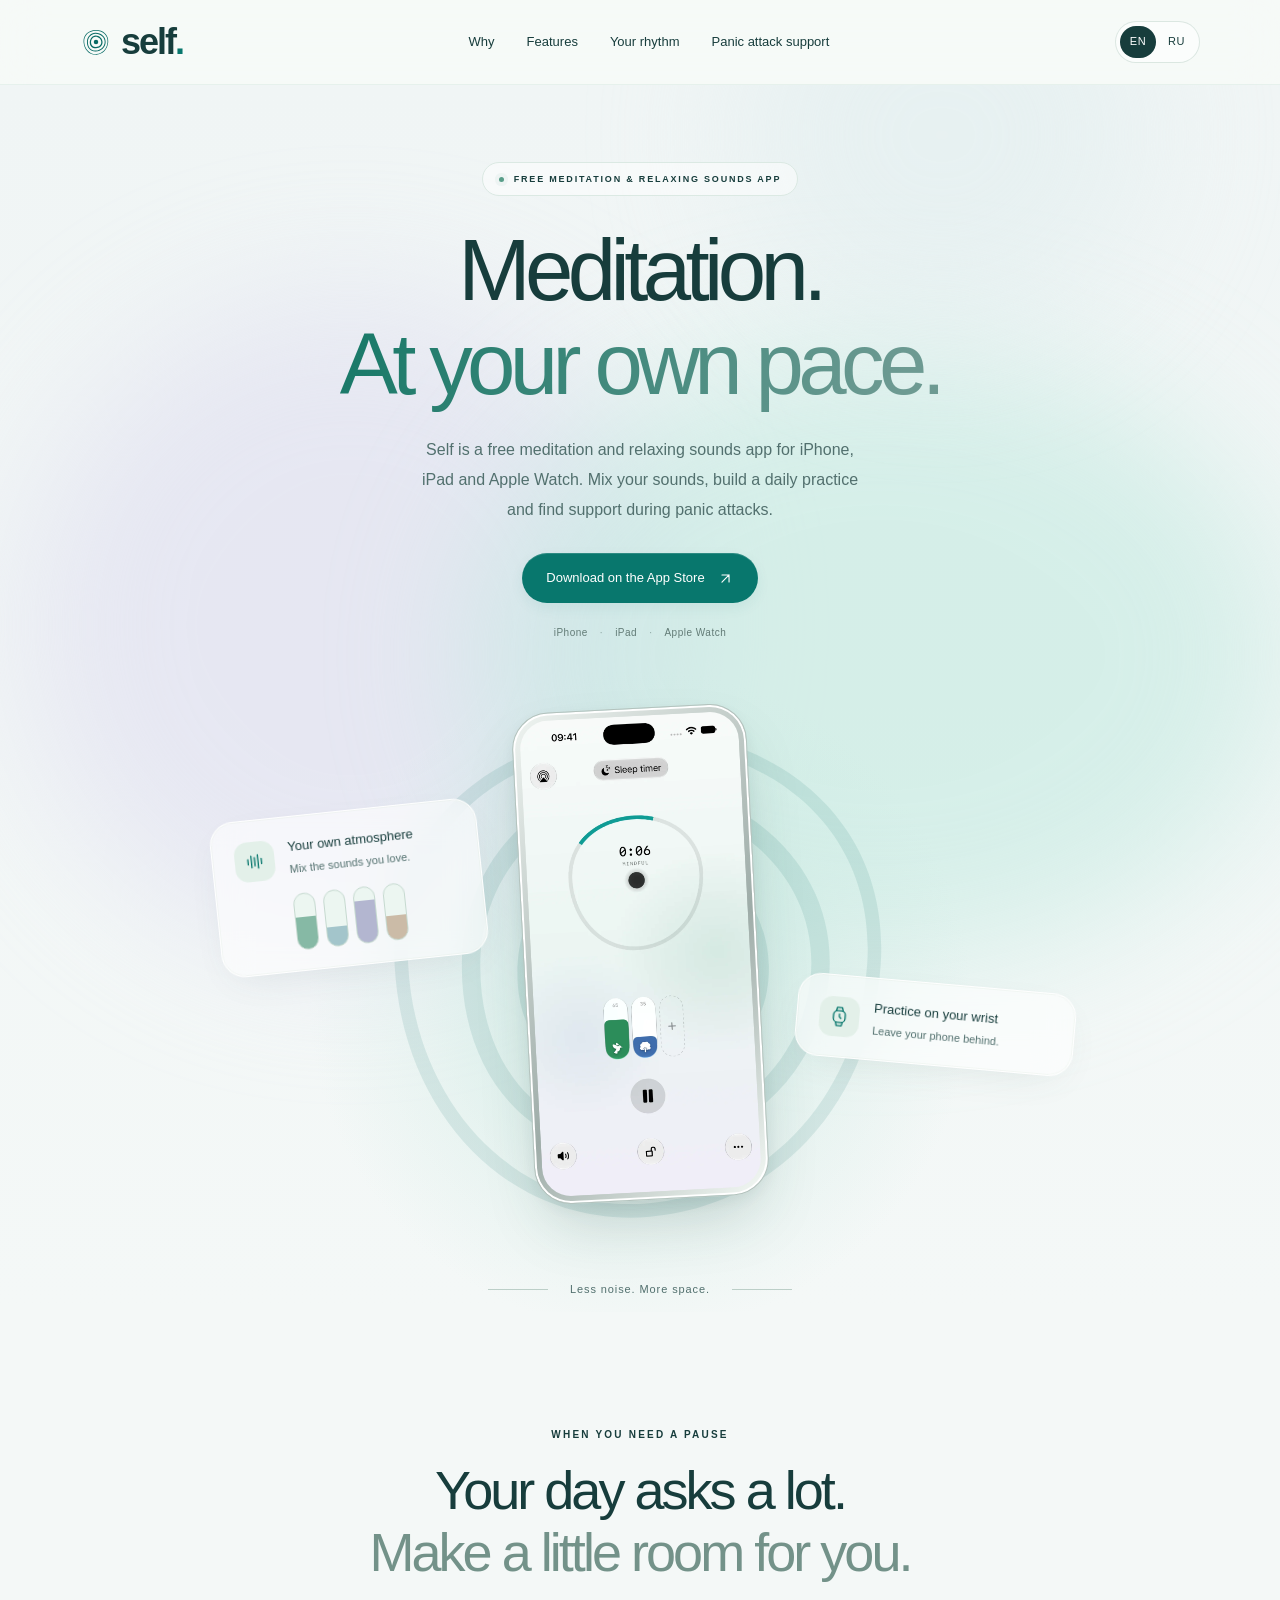
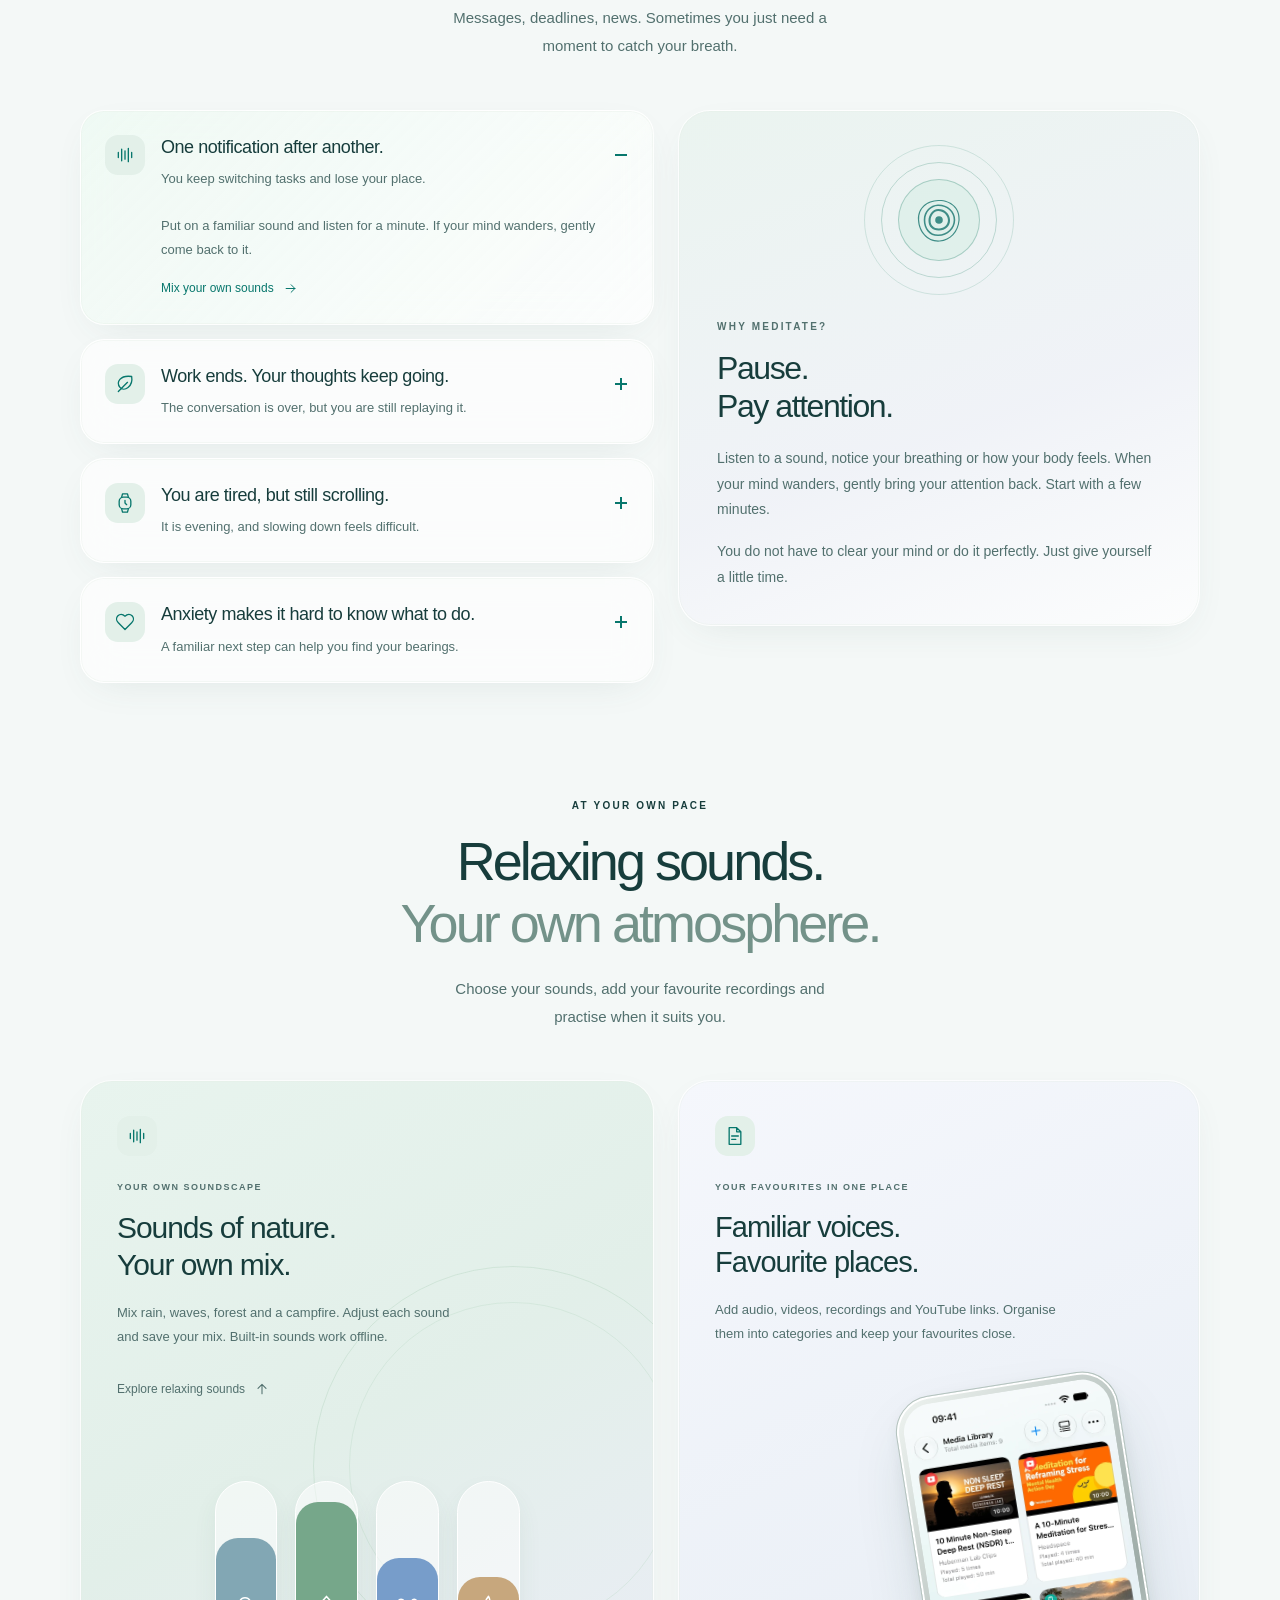
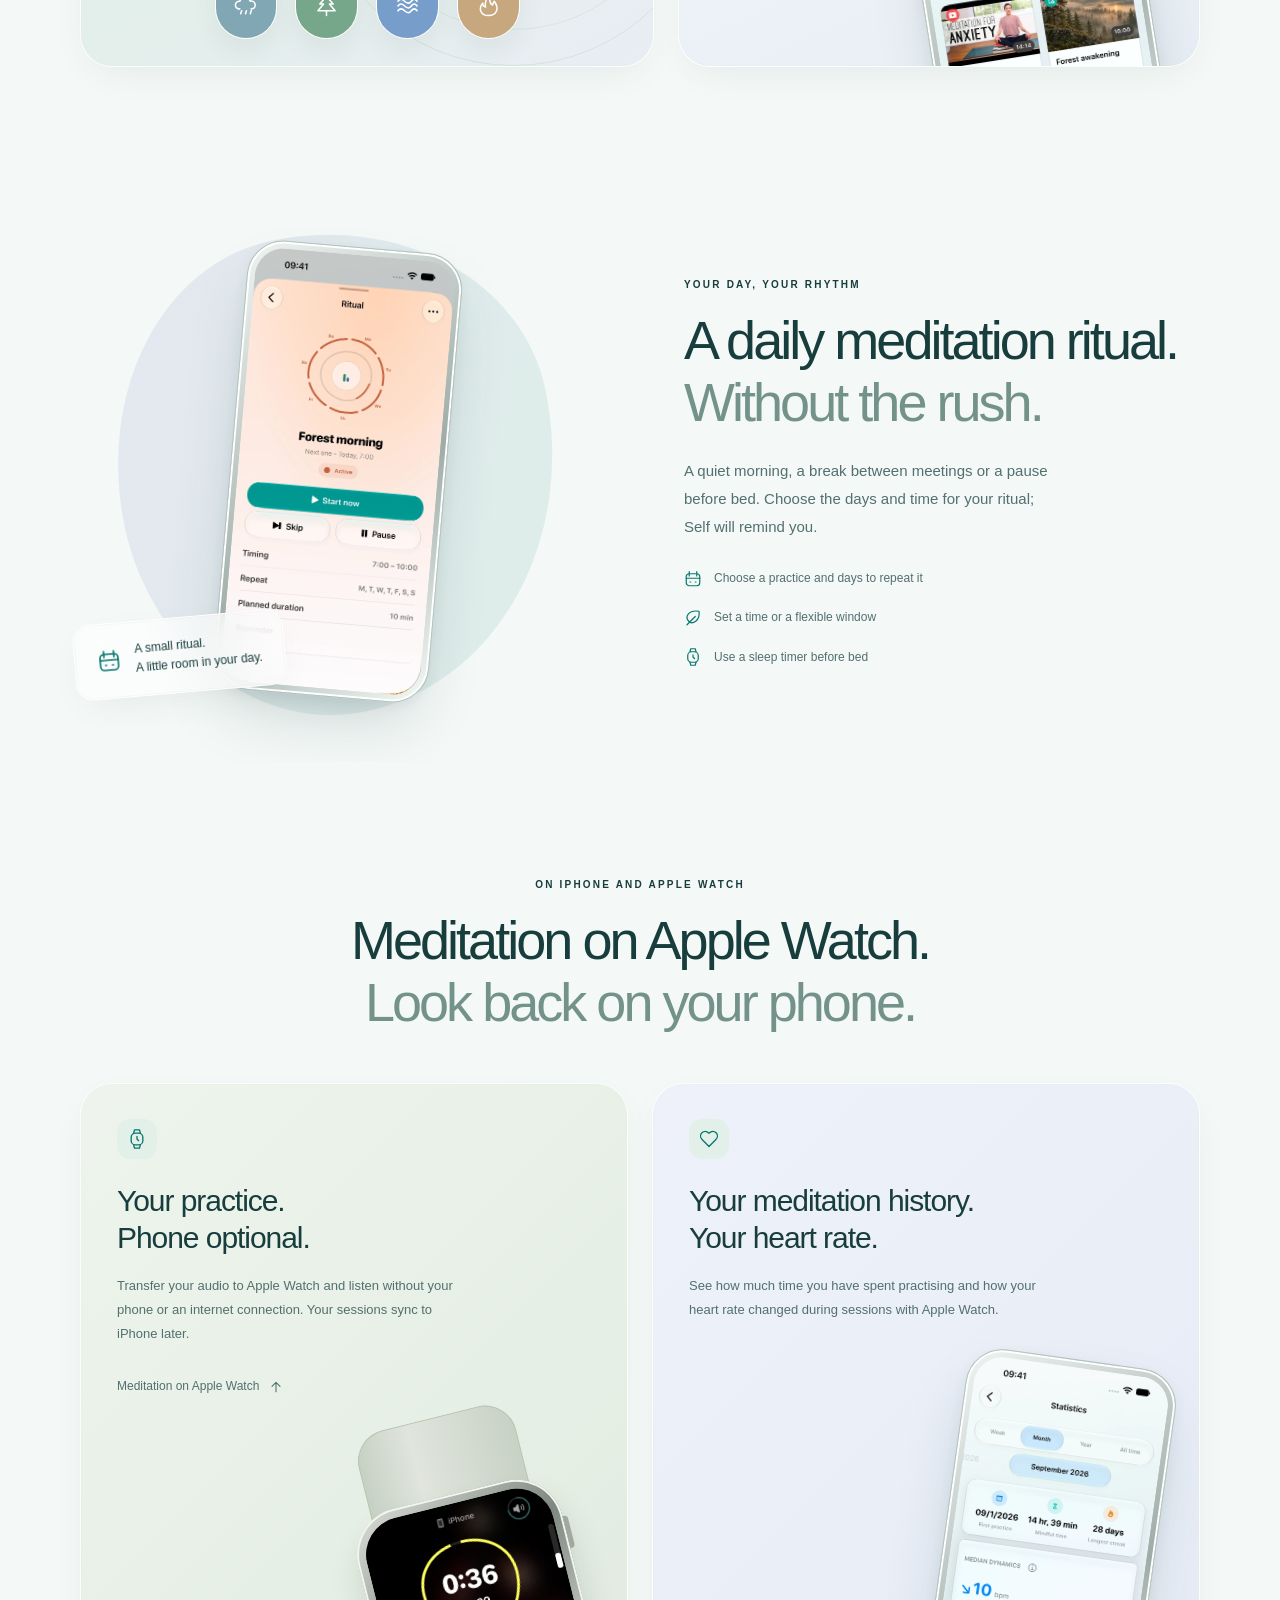
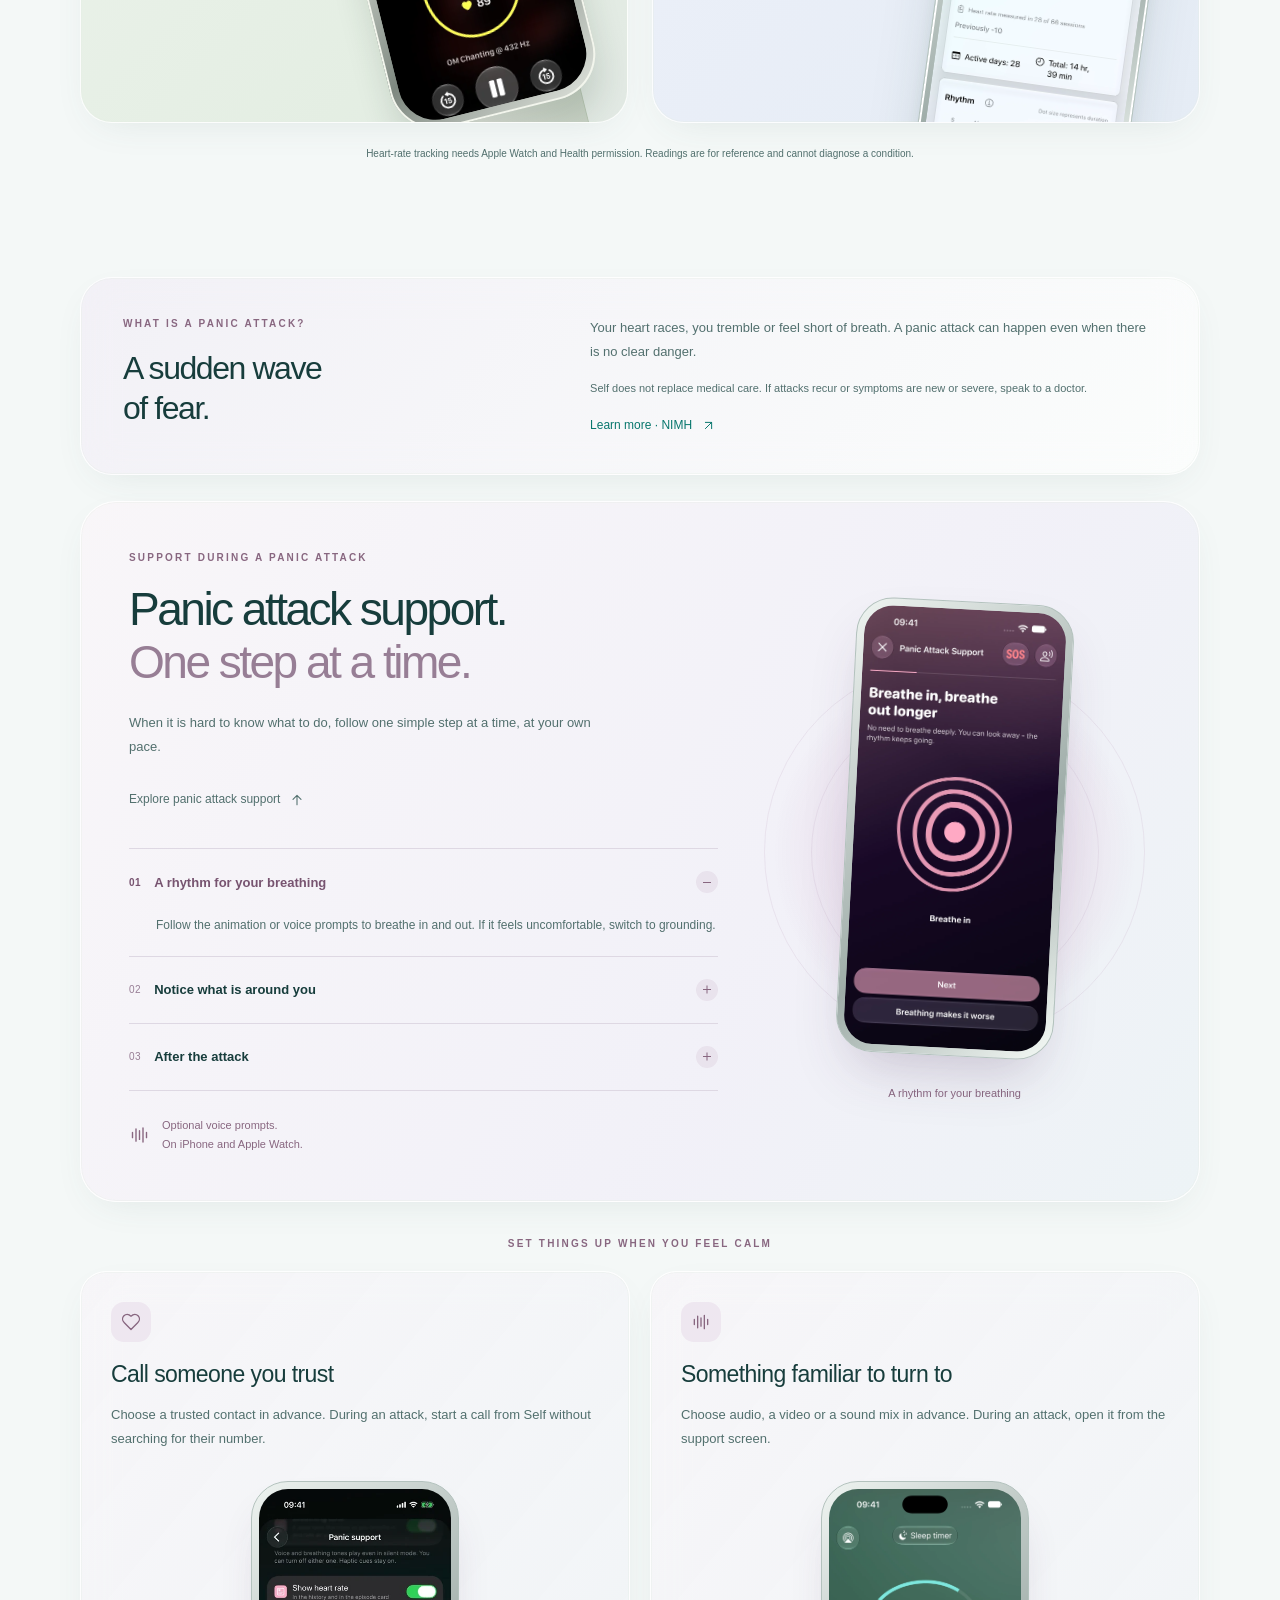
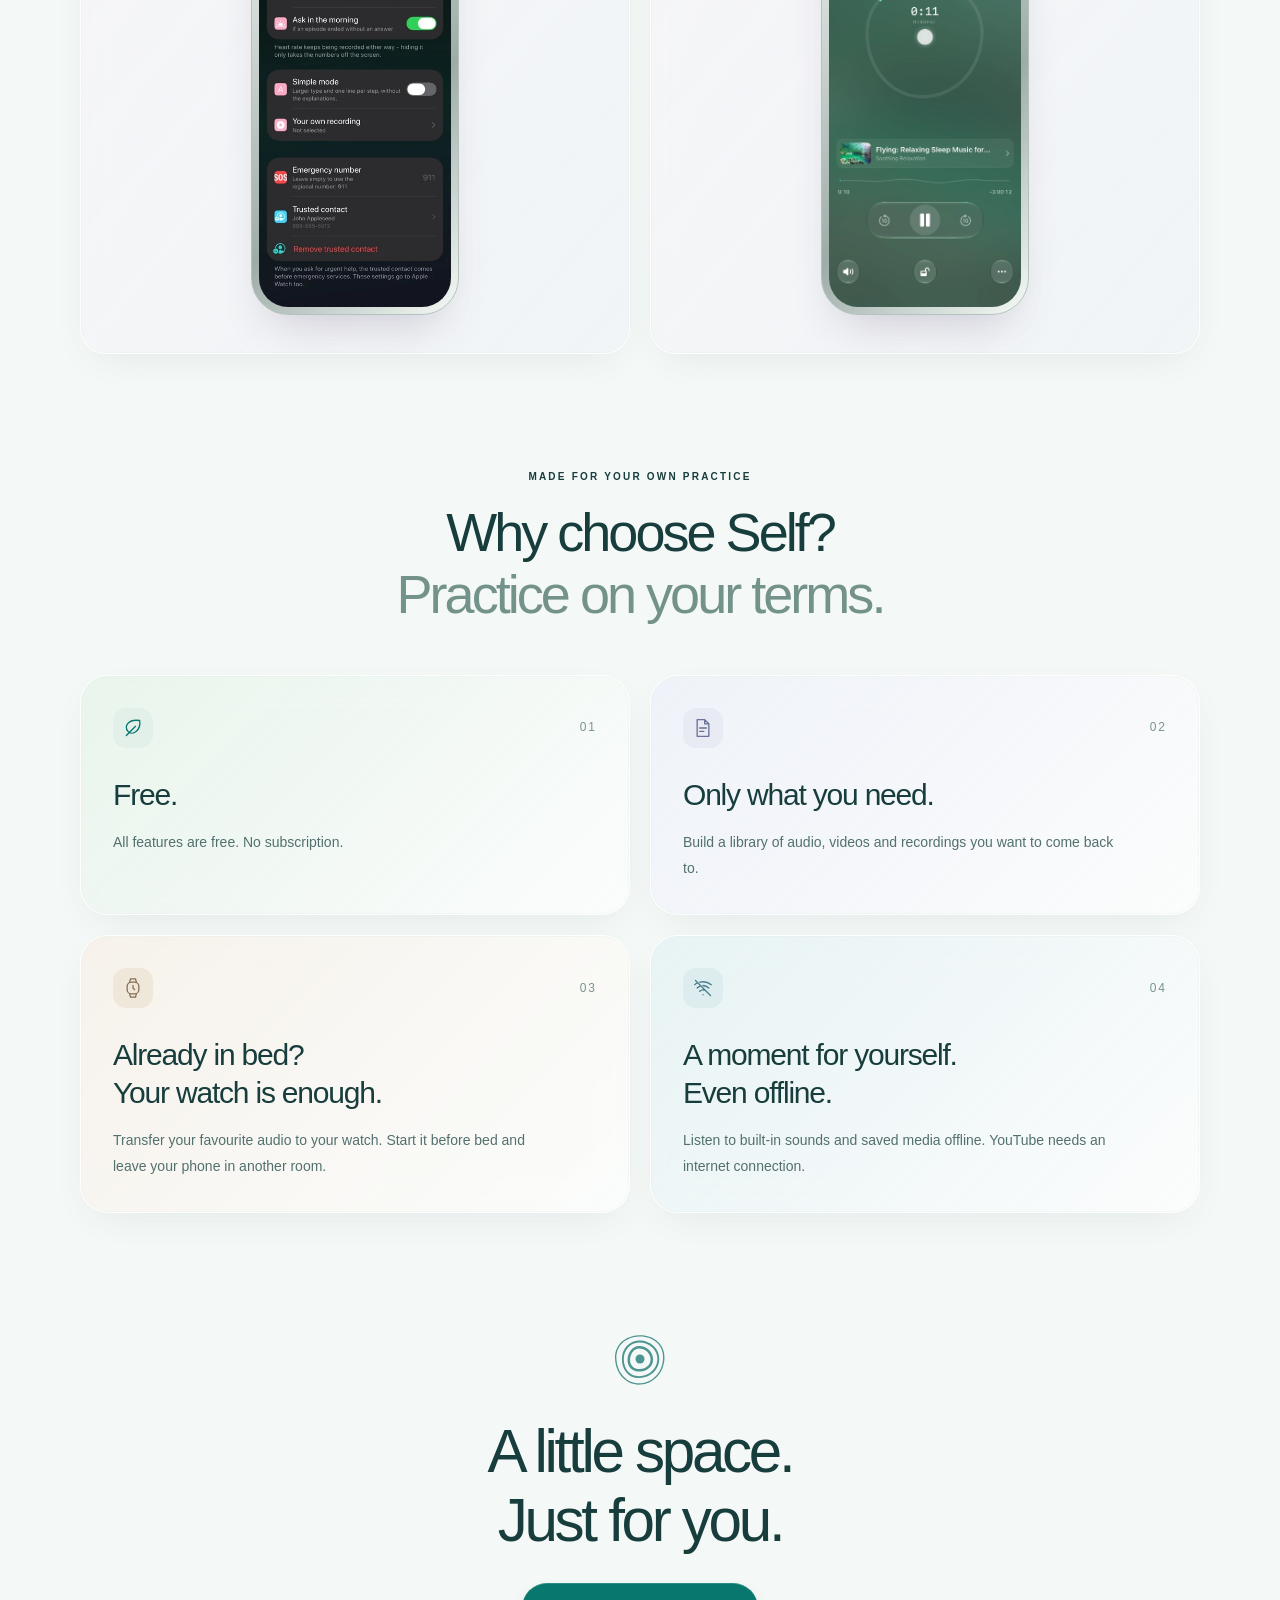
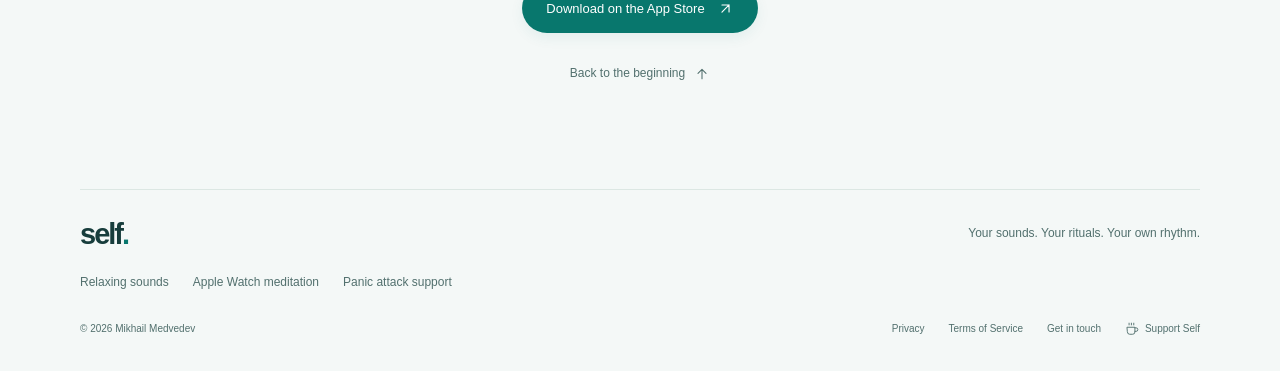
<file: index.html>
<!DOCTYPE html>
<html lang="en">
<head>
  <meta charset="utf-8">
  <meta name="viewport" content="width=device-width, initial-scale=1">
  <meta name="color-scheme" content="light dark">
  <meta name="theme-color" content="#eff6f5" media="(prefers-color-scheme: light)">
  <meta name="theme-color" content="#101e1e" media="(prefers-color-scheme: dark)">
  <title>Self - Free Meditation &amp; Relaxing Sounds App</title>
  <meta name="description" content="Meditate with relaxing sounds, create daily rituals and find panic attack support. Self is free on iPhone, iPad and Apple Watch, with offline audio.">
  <link rel="canonical" href="https://c0dedbear.github.io/self/">
  <link rel="alternate" hreflang="en" href="https://c0dedbear.github.io/self/">
  <link rel="alternate" hreflang="ru" href="https://c0dedbear.github.io/self/ru/">
  <link rel="alternate" hreflang="x-default" href="https://c0dedbear.github.io/self/">
  <meta property="og:type" content="website">
  <meta property="og:site_name" content="Self">
  <meta property="og:locale" content="en_US">
  <meta property="og:locale:alternate" content="ru_RU">
  <meta property="og:title" content="Self - Free Meditation &amp; Relaxing Sounds App">
  <meta property="og:description" content="Meditate with relaxing sounds, create daily rituals and find panic attack support. Self is free on iPhone, iPad and Apple Watch, with offline audio.">
  <meta property="og:url" content="https://c0dedbear.github.io/self/">
  <meta property="og:image" content="https://c0dedbear.github.io/self/assets/social.jpg">
  <meta property="og:image:alt" content="Self meditation and relaxing sounds app">
  <meta property="og:image:width" content="1200">
  <meta property="og:image:height" content="630">
  <meta name="twitter:card" content="summary_large_image">
  <meta name="twitter:title" content="Self - Free Meditation &amp; Relaxing Sounds App">
  <meta name="twitter:description" content="Meditate with relaxing sounds, create daily rituals and find panic attack support. Self is free on iPhone, iPad and Apple Watch, with offline audio.">
  <meta name="twitter:image" content="https://c0dedbear.github.io/self/assets/social.jpg">
  <meta name="twitter:image:alt" content="Self meditation and relaxing sounds app">
  <link rel="icon" type="image/svg+xml" href="assets/favicon.svg">
  <link rel="stylesheet" href="assets/site.css">
  <link rel="preload" href="assets/mark.svg" as="image" type="image/svg+xml">
  <script src="assets/language.js" defer></script>
  <script src="assets/site.js" defer></script>
  <script src="assets/analytics.js" defer></script>
  <script data-goatcounter="https://self.goatcounter.com/count" defer src="https://gc.zgo.at/count.js"></script>
  <script type="application/ld+json">
{
  "@context": "https://schema.org",
  "@graph": [
    {
      "@type": "WebPage",
      "@id": "https://c0dedbear.github.io/self/#webpage",
      "url": "https://c0dedbear.github.io/self/",
      "name": "Self - Free Meditation & Relaxing Sounds App",
      "description": "Meditate with relaxing sounds, create daily rituals and find panic attack support. Self is free on iPhone, iPad and Apple Watch, with offline audio.",
      "inLanguage": "en",
      "about": {
        "@id": "https://c0dedbear.github.io/self/#app"
      },
      "mainEntity": {
        "@id": "https://c0dedbear.github.io/self/#app"
      }
    },
    {
      "@type": "MobileApplication",
      "@id": "https://c0dedbear.github.io/self/#app",
      "name": "Self",
      "url": "https://c0dedbear.github.io/self/",
      "description": "Meditate with relaxing sounds, create daily rituals and find panic attack support. Self is free on iPhone, iPad and Apple Watch, with offline audio.",
      "applicationCategory": "HealthApplication",
      "operatingSystem": "iOS, iPadOS, watchOS",
      "image": "https://c0dedbear.github.io/self/assets/social.jpg",
      "downloadUrl": "https://apps.apple.com/app/id6794390672",
      "isAccessibleForFree": true,
      "offers": {
        "@type": "Offer",
        "price": 0,
        "priceCurrency": "USD",
        "url": "https://apps.apple.com/app/id6794390672"
      }
    }
  ]
}
  </script>
</head>
<body>
  <a class="skip-link" href="#main">Skip to content</a>
  <svg class="icon-definitions" aria-hidden="true" xmlns="http://www.w3.org/2000/svg">
    <defs>
      <symbol id="i-arrow" viewBox="0 0 24 24"><path d="M5 12h14m-6-6 6 6-6 6"/></symbol>
      <symbol id="i-external" viewBox="0 0 24 24"><path d="M7 17 17 7M7 7h10v10"/></symbol>
      <symbol id="i-sound" viewBox="0 0 24 24"><path d="M4 9v6m4-10v14m4-12v10m4-13v16m4-11v6"/></symbol>
      <symbol id="i-watch" viewBox="0 0 24 24"><rect x="5" y="5" width="14" height="14" rx="5"/><path d="m8 5 1-4h6l1 4m-8 14 1 4h6l1-4m-4-10v3l2 2"/></symbol>
      <symbol id="i-leaf" viewBox="0 0 24 24"><path d="M20 3C6 1 1 10 6 16s16-1 14-13ZM4 21 15 10"/></symbol>
      <symbol id="i-heart" viewBox="0 0 24 24"><path d="M20 13 12 21 4 13C-2 7 6-1 12 5c6-6 14 2 8 8Z"/></symbol>
      <symbol id="i-file" viewBox="0 0 24 24"><path d="M14 2H5v20h14V7Zm0 0v5h5M8 12h8M8 16h5"/></symbol>
      <symbol id="i-calendar" viewBox="0 0 24 24"><rect x="3" y="5" width="18" height="16" rx="4"/><path d="M7 2v6m10-6v6M3 11h18m-13 5h1m6 0h1"/></symbol>
      <symbol id="i-rain" viewBox="0 0 24 24"><path d="M6 15H5a4 4 0 1 1 1-8 6 6 0 0 1 11 0 4 4 0 1 1 2 8h-1M8 17l-1 3m6-3-1 3m6-3-1 3"/></symbol>
      <symbol id="i-tree" viewBox="0 0 24 24"><path d="m12 2 7 8h-4l6 7H3l6-7H5Zm0 15v5"/></symbol>
      <symbol id="i-wave" viewBox="0 0 24 24"><path d="M2 7q3-4 7 0t7 0 6 0M2 12q3-4 7 0t7 0 6 0M2 17q3-4 7 0t7 0 6 0"/></symbol>
      <symbol id="i-fire" viewBox="0 0 24 24"><path d="M12 2c3 5 0 7 4 9l2-4c6 8 2 15-6 15S1 15 6 9c0 4 3 4 3 4s-2-6 3-11Z"/></symbol>
      <symbol id="i-coffee" viewBox="0 0 24 24"><path d="M4 9h13v8a4 4 0 0 1-4 4H8a4 4 0 0 1-4-4Zm13 1h2a3 3 0 1 1 0 6h-2M7 2v3m4-3v3m4-3v3"/></symbol>
      <symbol id="i-offline" viewBox="0 0 24 24"><path d="M3 3l18 18M2 8a17 17 0 0 1 3-2m3-1a17 17 0 0 1 14 3M5 12a11 11 0 0 1 3-2m4-1a11 11 0 0 1 7 3M8 16a6 6 0 0 1 7-1M12 20h.01"/></symbol>
      <symbol id="i-menu" viewBox="0 0 24 24"><path d="M4 8h16M4 16h16"/></symbol>
    </defs>
  </svg>

  <header class="site-header">
    <div class="header-inner container">
      <a class="wordmark" href="#" aria-label="Self"><img src="assets/mark.svg" width="32" height="32" alt=""><span>self<span class="wordmark-dot">.</span></span></a>
      <nav class="desktop-nav" aria-label="Main navigation">
        <a href="#why-self">Why</a><a href="#features">Features</a>
        <a href="#rhythm">Your rhythm</a>
        <a href="#support">Panic attack support</a>
      </nav>
      <div class="header-actions">
        <nav class="language-switch" aria-label="Language"><a href="./" data-language="en" lang="en" hreflang="en" aria-label="English" aria-current="page">EN</a><a href="ru/" data-language="ru" lang="ru" hreflang="ru" aria-label="Русский">RU</a></nav>
        <details class="mobile-menu">
          <summary aria-label="Menu"><svg class="icon" aria-hidden="true"><use href="#i-menu"/></svg></summary>
          <nav aria-label="Mobile navigation"><a href="#why-self">Why</a><a href="#features">Features</a><a href="#rhythm">Your rhythm</a><a href="#support">Panic attack support</a></nav>
        </details>
      </div>
    </div>
  </header>

  <main id="main">
    <section class="hero" aria-labelledby="hero-title">
      <div class="hero-wash" aria-hidden="true"><span></span><span></span><span></span></div>
      <div class="hero-content container">
        <span class="eyebrow hero-eyebrow"><span class="status-dot"></span><span>FREE MEDITATION &amp; RELAXING SOUNDS APP</span></span>
        <h1 id="hero-title"><span>Meditation.</span><br><span class="gradient-text">At your own pace.</span></h1>
        <p class="hero-description">Self is a free meditation and relaxing sounds app for iPhone, iPad and Apple Watch. Mix your sounds, build a daily practice and find support during panic attacks.</p>
        <div class="hero-actions"><a class="button button-primary" href="https://apps.apple.com/app/id6794390672" target="_blank" rel="noopener noreferrer" data-analytics-event="download_app_hero" data-goatcounter-click="download_app_hero_en" data-goatcounter-title="App Store: hero" data-goatcounter-no-session="1"><span>Download on the App Store</span><svg class="icon" aria-hidden="true"><use href="#i-external"/></svg></a></div>
        <div class="platforms"><span>iPhone</span><span>iPad</span><span>Apple Watch</span></div>
      </div>
      <div class="hero-scene container">
        <div class="scene-halo" aria-hidden="true"></div>
        <div class="scene-mark" aria-hidden="true"><img src="assets/mark.svg" alt="" width="640" height="640"></div>
        <div class="scene-phone">
          <div class="phone-frame"><img src="assets/player-en.webp" width="840" height="1826" alt="Self soundscape player with a mindful timer and individual sound controls" fetchpriority="high"></div>
        </div>
        <div class="floating-card float-sounds glass-surface">
          <span class="tile-icon"><svg class="icon" aria-hidden="true"><use href="#i-sound"/></svg></span>
          <div><strong>Your own atmosphere</strong><span>Mix the sounds you love.</span></div>
          <div class="mini-faders" aria-hidden="true"><i></i><i></i><i></i><i></i></div>
        </div>
        <div class="floating-card float-watch glass-surface"><span class="tile-icon"><svg class="icon" aria-hidden="true"><use href="#i-watch"/></svg></span><div><strong>Practice on your wrist</strong><span>Leave your phone behind.</span></div></div>
        <div class="scene-caption"><span class="caption-line" aria-hidden="true"></span><span>Less noise. More space.</span><span class="caption-line" aria-hidden="true"></span></div>
      </div>
    </section>

    <section class="container section-space everyday-section" id="why-self" aria-labelledby="everyday-title">
      <div class="section-heading" data-reveal>
        <span class="eyebrow">WHEN YOU NEED A PAUSE</span>
        <h2 id="everyday-title"><span>Your day asks a lot.</span><br><span class="soft-text">Make a little room for you.</span></h2>
        <p>Messages, deadlines, news. Sometimes you just need a moment to catch your breath.</p>
      </div>
      <div class="everyday-layout">
        <div class="everyday-situations" data-reveal>
          <details class="everyday-card glass-surface" name="everyday-situations" open>
            <summary><span class="tile-icon"><svg class="icon" aria-hidden="true"><use href="#i-sound"/></svg></span><span><strong>One notification after another.</strong><span>You keep switching tasks and lose your place.</span></span><span class="everyday-expand" aria-hidden="true"></span></summary>
            <div class="everyday-answer"><p>Put on a familiar sound and listen for a minute. If your mind wanders, gently come back to it.</p><a class="text-link" href="#features"><span>Mix your own sounds</span><svg class="icon" aria-hidden="true"><use href="#i-arrow"/></svg></a></div>
          </details>
          <details class="everyday-card glass-surface" name="everyday-situations">
            <summary><span class="tile-icon"><svg class="icon" aria-hidden="true"><use href="#i-leaf"/></svg></span><span><strong>Work ends. Your thoughts keep going.</strong><span>The conversation is over, but you are still replaying it.</span></span><span class="everyday-expand" aria-hidden="true"></span></summary>
            <div class="everyday-answer"><p>Play a favourite track and take a pause before moving on with your evening. Set a reminder in Self to make it a habit.</p><a class="text-link" href="#rhythm"><span>Create a daily ritual</span><svg class="icon" aria-hidden="true"><use href="#i-arrow"/></svg></a></div>
          </details>
          <details class="everyday-card glass-surface" name="everyday-situations">
            <summary><span class="tile-icon"><svg class="icon" aria-hidden="true"><use href="#i-watch"/></svg></span><span><strong>You are tired, but still scrolling.</strong><span>It is evening, and slowing down feels difficult.</span></span><span class="everyday-expand" aria-hidden="true"></span></summary>
            <div class="everyday-answer"><p>Put on rain, waves or your own audio. Set a sleep timer and put the screen aside.</p><a class="text-link" href="#features"><span>Find your evening sounds</span><svg class="icon" aria-hidden="true"><use href="#i-arrow"/></svg></a></div>
          </details>
          <details class="everyday-card glass-surface" name="everyday-situations">
            <summary><span class="tile-icon"><svg class="icon" aria-hidden="true"><use href="#i-heart"/></svg></span><span><strong>Anxiety makes it hard to know what to do.</strong><span>A familiar next step can help you find your bearings.</span></span><span class="everyday-expand" aria-hidden="true"></span></summary>
            <div class="everyday-answer"><p>Choose a trusted contact and favourite audio in advance. During an attack, breathing prompts, grounding exercises and a way to call them are close at hand.</p><a class="text-link" href="#support"><span>See how Self can support you</span><svg class="icon" aria-hidden="true"><use href="#i-arrow"/></svg></a></div>
          </details>
        </div>
        <aside class="practice-meaning glass-surface" aria-labelledby="practice-meaning-title" data-reveal>
          <div class="practice-orbit" aria-hidden="true"><span></span><span></span><span></span><img src="assets/mark.svg" width="64" height="64" alt=""></div>
          <span class="eyebrow">WHY MEDITATE?</span>
          <h3 id="practice-meaning-title">Pause.<br>Pay attention.</h3>
          <p>Listen to a sound, notice your breathing or how your body feels. When your mind wanders, gently bring your attention back. Start with a few minutes.</p>
          <p>You do not have to clear your mind or do it perfectly. Just give yourself a little time.</p>
        </aside>
      </div>
    </section>

    <section class="intro container section-space" id="features" aria-labelledby="intro-title">
      <div class="section-heading" data-reveal>
        <span class="eyebrow">AT YOUR OWN PACE</span>
        <h2 id="intro-title"><span>Relaxing sounds.</span><br><span class="soft-text">Your own atmosphere.</span></h2>
        <p>Choose your sounds, add your favourite recordings and practise when it suits you.</p>
      </div>
      <div class="feature-grid">
        <article class="feature-card sound-card glass-surface" data-reveal>
          <div class="feature-copy"><span class="tile-icon"><svg class="icon" aria-hidden="true"><use href="#i-sound"/></svg></span><span class="eyebrow">YOUR OWN SOUNDSCAPE</span><h3>Sounds of nature.<br>Your own mix.</h3><p>Mix rain, waves, forest and a campfire. Adjust each sound and save your mix. Built-in sounds work offline.</p><a class="text-link" href="relaxing-sounds/"><span>Explore relaxing sounds</span><svg class="icon" aria-hidden="true"><use href="#i-arrow"/></svg></a></div>
          <div class="sound-art" aria-hidden="true"><div class="sound-orbit"></div><div class="sound-bars"><div class="sound-bar rain"><span></span><svg class="icon"><use href="#i-rain"/></svg></div><div class="sound-bar forest"><span></span><svg class="icon"><use href="#i-tree"/></svg></div><div class="sound-bar waves"><span></span><svg class="icon"><use href="#i-wave"/></svg></div><div class="sound-bar fire"><span></span><svg class="icon"><use href="#i-fire"/></svg></div></div></div>
        </article>
        <article class="feature-card library-card glass-surface" data-reveal>
          <div class="feature-copy"><span class="tile-icon"><svg class="icon" aria-hidden="true"><use href="#i-file"/></svg></span><span class="eyebrow">YOUR FAVOURITES IN ONE PLACE</span><h3>Familiar voices.<br>Favourite places.</h3><p>Add audio, videos, recordings and YouTube links. Organise them into categories and keep your favourites close.</p></div>
          <div class="card-device"><div class="phone-frame"><img src="assets/library-en.webp" width="840" height="1826" alt="Self media library with personal audio and YouTube videos" loading="lazy" decoding="async"></div></div>
        </article>
      </div>
    </section>

    <section class="rhythm-section section-space" id="rhythm" aria-labelledby="rhythm-title">
      <div class="container rhythm-layout">
        <div class="rhythm-visual" data-reveal><div class="rhythm-blob" aria-hidden="true"></div><div class="phone-frame"><img src="assets/rituals-en.webp" width="840" height="1826" alt="Self ritual schedule with flexible practice times" loading="lazy" decoding="async"></div><div class="ritual-note glass-surface"><svg class="icon" aria-hidden="true"><use href="#i-calendar"/></svg><span>A small ritual.<br>A little room in your day.</span></div></div>
        <div class="rhythm-copy" data-reveal><span class="eyebrow">YOUR DAY, YOUR RHYTHM</span><h2 id="rhythm-title"><span>A daily meditation ritual.</span><br><span class="soft-text">Without the rush.</span></h2><p>A quiet morning, a break between meetings or a pause before bed. Choose the days and time for your ritual; Self will remind you.</p><ul class="detail-list"><li><svg class="icon" aria-hidden="true"><use href="#i-calendar"/></svg><span>Choose a practice and days to repeat it</span></li><li><svg class="icon" aria-hidden="true"><use href="#i-leaf"/></svg><span>Set a time or a flexible window</span></li><li><svg class="icon" aria-hidden="true"><use href="#i-watch"/></svg><span>Use a sleep timer before bed</span></li></ul></div>
      </div>
    </section>

    <section class="container section-space" aria-labelledby="devices-title">
      <div class="section-heading" data-reveal><span class="eyebrow">ON IPHONE AND APPLE WATCH</span><h2 id="devices-title"><span>Meditation on Apple Watch.</span><br><span class="soft-text">Look back on your phone.</span></h2></div>
      <div class="feature-grid devices-grid">
        <article class="feature-card watch-card glass-surface" data-reveal><div class="feature-copy"><span class="tile-icon"><svg class="icon" aria-hidden="true"><use href="#i-watch"/></svg></span><h3>Your practice.<br>Phone optional.</h3><p>Transfer your audio to Apple Watch and listen without your phone or an internet connection. Your sessions sync to iPhone later.</p><a class="text-link" href="apple-watch-meditation/"><span>Meditation on Apple Watch</span><svg class="icon" aria-hidden="true"><use href="#i-arrow"/></svg></a></div><div class="watch-stage"><div class="watch-strap" aria-hidden="true"></div><div class="watch-frame"><img src="assets/watch-en.webp" width="416" height="496" alt="Self practice player on Apple Watch" loading="lazy" decoding="async"></div></div></article>
        <article class="feature-card diary-card glass-surface" data-reveal><div class="feature-copy"><span class="tile-icon"><svg class="icon" aria-hidden="true"><use href="#i-heart"/></svg></span><h3>Your meditation history.<br>Your heart rate.</h3><p>See how much time you have spent practising and how your heart rate changed during sessions with Apple Watch.</p></div><div class="card-device"><div class="phone-frame"><img src="assets/diary-en.webp" width="840" height="1826" alt="Self diary with mindful minutes and heart-rate trends" loading="lazy" decoding="async"></div></div></article>
      </div>
      <p class="feature-note">Heart-rate tracking needs Apple Watch and Health permission. Readings are for reference and cannot diagnose a condition.</p>
    </section>

    <section class="container section-space" id="support" aria-labelledby="panic-title">
      <div class="panic-context glass-surface" data-reveal>
        <div><span class="eyebrow">WHAT IS A PANIC ATTACK?</span><h3>A sudden wave<br>of fear.</h3></div>
        <div class="panic-context-copy"><p>Your heart races, you tremble or feel short of breath. A panic attack can happen even when there is no clear danger.</p><p class="panic-context-care">Self does not replace medical care. If attacks recur or symptoms are new or severe, speak to a doctor.</p><a class="text-link" href="https://www.nimh.nih.gov/health/publications/panic-disorder-when-fear-overwhelms" target="_blank" rel="noopener noreferrer"><span>Learn more · NIMH</span><svg class="icon" aria-hidden="true"><use href="#i-external"/></svg></a></div>
      </div>
      <div class="panic-panel glass-surface" data-reveal>
        <div class="panic-copy">
          <span class="eyebrow">SUPPORT DURING A PANIC ATTACK</span>
          <h2 id="panic-title"><span>Panic attack support.</span><br><span class="soft-text">One step at a time.</span></h2>
          <p class="panic-intro">When it is hard to know what to do, follow one simple step at a time, at your own pace.</p><a class="text-link" href="panic-attack-support/"><span>Explore panic attack support</span><svg class="icon" aria-hidden="true"><use href="#i-arrow"/></svg></a>
          <div class="panic-mechanics">
            <details name="panic-steps" data-panic-step="breathing" open>
              <summary><span class="panic-step" aria-hidden="true">01</span><span data-panic-label>A rhythm for your breathing</span><span class="panic-expand" aria-hidden="true"></span></summary>
              <p>Follow the animation or voice prompts to breathe in and out. If it feels uncomfortable, switch to grounding.</p>
              <div class="panic-step-visual"><div class="phone-frame"><img src="assets/panic-en.webp" width="840" height="1826" alt="Self panic support screen with a breathing guide" loading="lazy" decoding="async"></div></div>
            </details>
            <details name="panic-steps" data-panic-step="grounding">
              <summary><span class="panic-step" aria-hidden="true">02</span><span data-panic-label>Notice what is around you</span><span class="panic-expand" aria-hidden="true"></span></summary>
              <p>Look at nearby objects, listen to sounds, feel your feet on the floor. Repeat or skip any step.</p>
              <div class="panic-step-visual"><div class="phone-frame"><img src="assets/panic-grounding-en.webp" width="840" height="1826" alt="A grounding exercise in Self that brings attention to objects nearby" loading="lazy" decoding="async"></div></div>
            </details>
            <details name="panic-steps" data-panic-step="reflection">
              <summary><span class="panic-step" aria-hidden="true">03</span><span data-panic-label>After the attack</span><span class="panic-expand" aria-hidden="true"></span></summary>
              <p>Note what happened and how long it lasted. Save a note and available heart-rate data. Look back later or export a PDF or CSV with the details you choose.</p>
              <div class="panic-step-visual"><div class="phone-frame"><img src="assets/panic-reflection-en.webp" width="840" height="1826" alt="Self reflection screen for recording the circumstances after an episode" loading="lazy" decoding="async"></div></div>
            </details>
          </div>
          <div class="panic-voice"><svg class="icon" aria-hidden="true"><use href="#i-sound"/></svg><p>Optional voice prompts.<br>On iPhone and Apple Watch.</p></div>
        </div>
        <div class="panic-visual">
          <div class="panic-orbit" aria-hidden="true"></div>
          <div class="phone-frame panic-screen-stack" id="panic-screens">
            <img class="panic-screen is-active" data-panic-screen="breathing" src="assets/panic-en.webp" width="840" height="1826" alt="Self panic support screen with a breathing guide" loading="lazy" decoding="async">
            <img class="panic-screen" data-panic-screen="grounding" src="assets/panic-grounding-en.webp" width="840" height="1826" alt="A grounding exercise in Self that brings attention to objects nearby" aria-hidden="true" loading="lazy" decoding="async">
            <img class="panic-screen" data-panic-screen="reflection" src="assets/panic-reflection-en.webp" width="840" height="1826" alt="Self reflection screen for recording the circumstances after an episode" aria-hidden="true" loading="lazy" decoding="async">
          </div>
          <span class="panic-caption">A rhythm for your breathing</span>
        </div>
      </div>
      <div class="panic-preparation" data-reveal>
        <p class="eyebrow">SET THINGS UP WHEN YOU FEEL CALM</p>
        <div class="panic-personal-grid">
          <article class="panic-personal-card glass-surface"><span class="tile-icon"><svg class="icon" aria-hidden="true"><use href="#i-heart"/></svg></span><h3>Call someone you trust</h3><p>Choose a trusted contact in advance. During an attack, start a call from Self without searching for their number.</p><div class="panic-card-visual"><div class="phone-frame"><img src="assets/panic-contact-en.webp" width="840" height="1826" alt="Self panic support settings with a chosen trusted contact" loading="lazy" decoding="async"></div></div></article>
          <article class="panic-personal-card glass-surface"><span class="tile-icon"><svg class="icon" aria-hidden="true"><use href="#i-sound"/></svg></span><h3>Something familiar to turn to</h3><p>Choose audio, a video or a sound mix in advance. During an attack, open it from the support screen.</p><div class="panic-card-visual"><div class="phone-frame"><img src="assets/panic-personal-media-en.webp" width="840" height="1826" alt="Self player playing the Flying video by Soothing Relaxation" loading="lazy" decoding="async"></div></div></article>
        </div>
      </div>
    </section>

    <section class="container section-space advantages-section" id="why-choose-self" aria-labelledby="advantages-title">
      <div class="section-heading" data-reveal>
        <span class="eyebrow">MADE FOR YOUR OWN PRACTICE</span>
        <h2 id="advantages-title"><span>Why choose Self?</span><br><span class="soft-text">Practice on your terms.</span></h2>
      </div>
      <div class="advantages-grid">
        <article class="advantage-card advantage-free glass-surface" data-reveal>
          <div class="advantage-top"><span class="tile-icon"><svg class="icon" aria-hidden="true"><use href="#i-leaf"/></svg></span><span class="advantage-number" aria-hidden="true">01</span></div>
          <h3>Free.</h3>
          <p>All features are free. No subscription.</p>
        </article>
        <article class="advantage-card advantage-library glass-surface" data-reveal>
          <div class="advantage-top"><span class="tile-icon"><svg class="icon" aria-hidden="true"><use href="#i-file"/></svg></span><span class="advantage-number" aria-hidden="true">02</span></div>
          <h3>Only what you need.</h3>
          <p>Build a library of audio, videos and recordings you want to come back to.</p>
        </article>
        <article class="advantage-card advantage-watch glass-surface" data-reveal>
          <div class="advantage-top"><span class="tile-icon"><svg class="icon" aria-hidden="true"><use href="#i-watch"/></svg></span><span class="advantage-number" aria-hidden="true">03</span></div>
          <h3>Already in bed?<br>Your watch is enough.</h3>
          <p>Transfer your favourite audio to your watch. Start it before bed and leave your phone in another room.</p>
        </article>
        <article class="advantage-card advantage-offline glass-surface" data-reveal>
          <div class="advantage-top"><span class="tile-icon"><svg class="icon" aria-hidden="true"><use href="#i-offline"/></svg></span><span class="advantage-number" aria-hidden="true">04</span></div>
          <h3>A moment for yourself.<br>Even offline.</h3>
          <p>Listen to built-in sounds and saved media offline. YouTube needs an internet connection.</p>
        </article>
      </div>
    </section>

    <section class="closing container" data-reveal aria-labelledby="closing-title"><img src="assets/mark.svg" width="64" height="64" alt=""><h2 id="closing-title">A little space.<br>Just for you.</h2><div class="closing-actions"><a class="button button-primary" href="https://apps.apple.com/app/id6794390672" target="_blank" rel="noopener noreferrer" data-analytics-event="download_app_closing" data-goatcounter-click="download_app_closing_en" data-goatcounter-title="App Store: closing" data-goatcounter-no-session="1"><span>Download on the App Store</span><svg class="icon" aria-hidden="true"><use href="#i-external"/></svg></a></div><a class="text-link" href="#main"><span>Back to the beginning</span><svg class="icon" aria-hidden="true"><use href="#i-arrow"/></svg></a></section>
  </main>

  <footer class="site-footer container"><div class="footer-top"><a class="wordmark" href="#" aria-label="Self"><span>self<span class="wordmark-dot">.</span></span></a><p>Your sounds. Your rituals. Your own rhythm.</p></div><nav class="footer-features" aria-label="Explore Self"><a href="relaxing-sounds/">Relaxing sounds</a><a href="apple-watch-meditation/">Apple Watch meditation</a><a href="panic-attack-support/">Panic attack support</a></nav><div class="footer-bottom"><span class="copyright">© <span data-year>2026</span> <span>Mikhail Medvedev</span></span><nav aria-label="Useful links"><a href="privacy/">Privacy</a><a href="terms/">Terms of Service</a><a href="mailto:codedbear@icloud.com">Get in touch</a><a href="https://buymeacoffee.com/mikhailstories" data-analytics-event="support_author_footer" data-goatcounter-click="support_author_footer_en" data-goatcounter-title="Buy Me a Coffee: footer" data-goatcounter-no-session="1" target="_blank" rel="noopener noreferrer" class="footer-coffee"><svg class="icon" aria-hidden="true"><use href="#i-coffee"/></svg><span>Support Self</span></a></nav></div></footer>
</body>
</html>
</file>
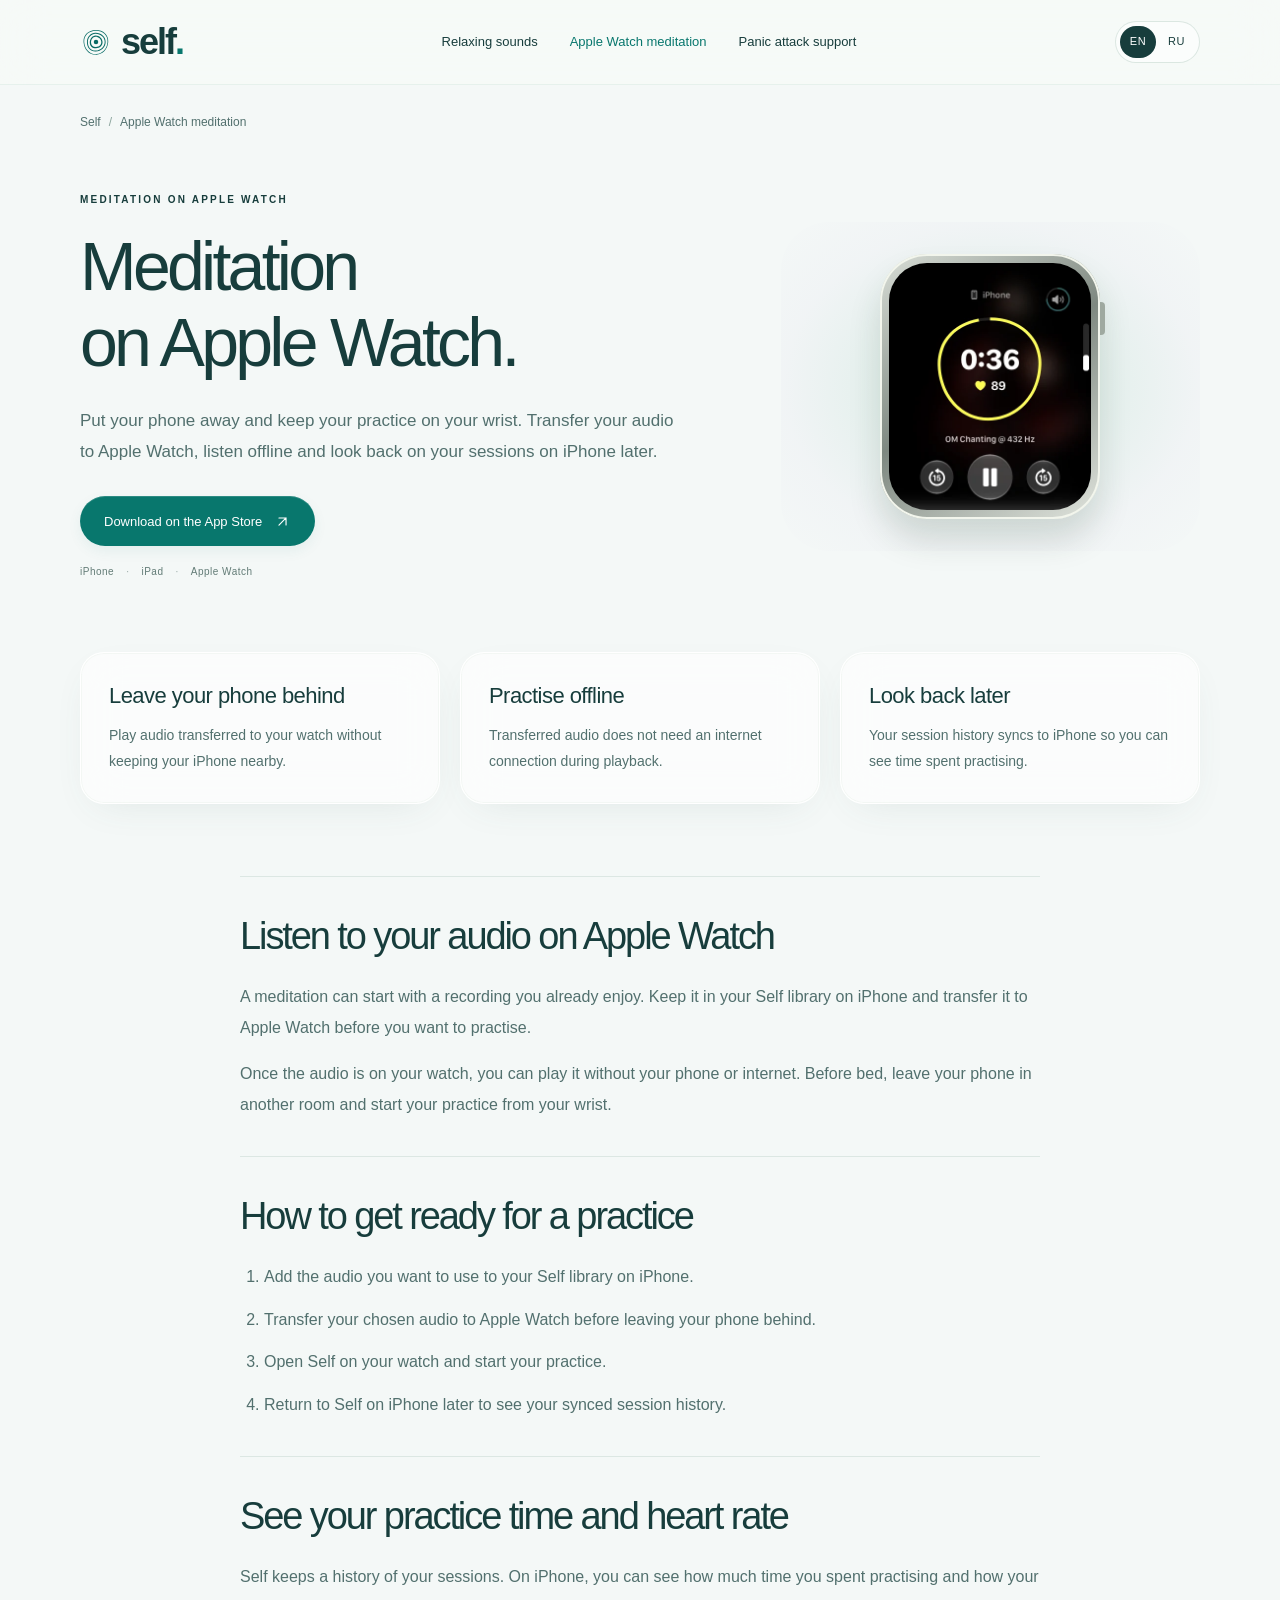
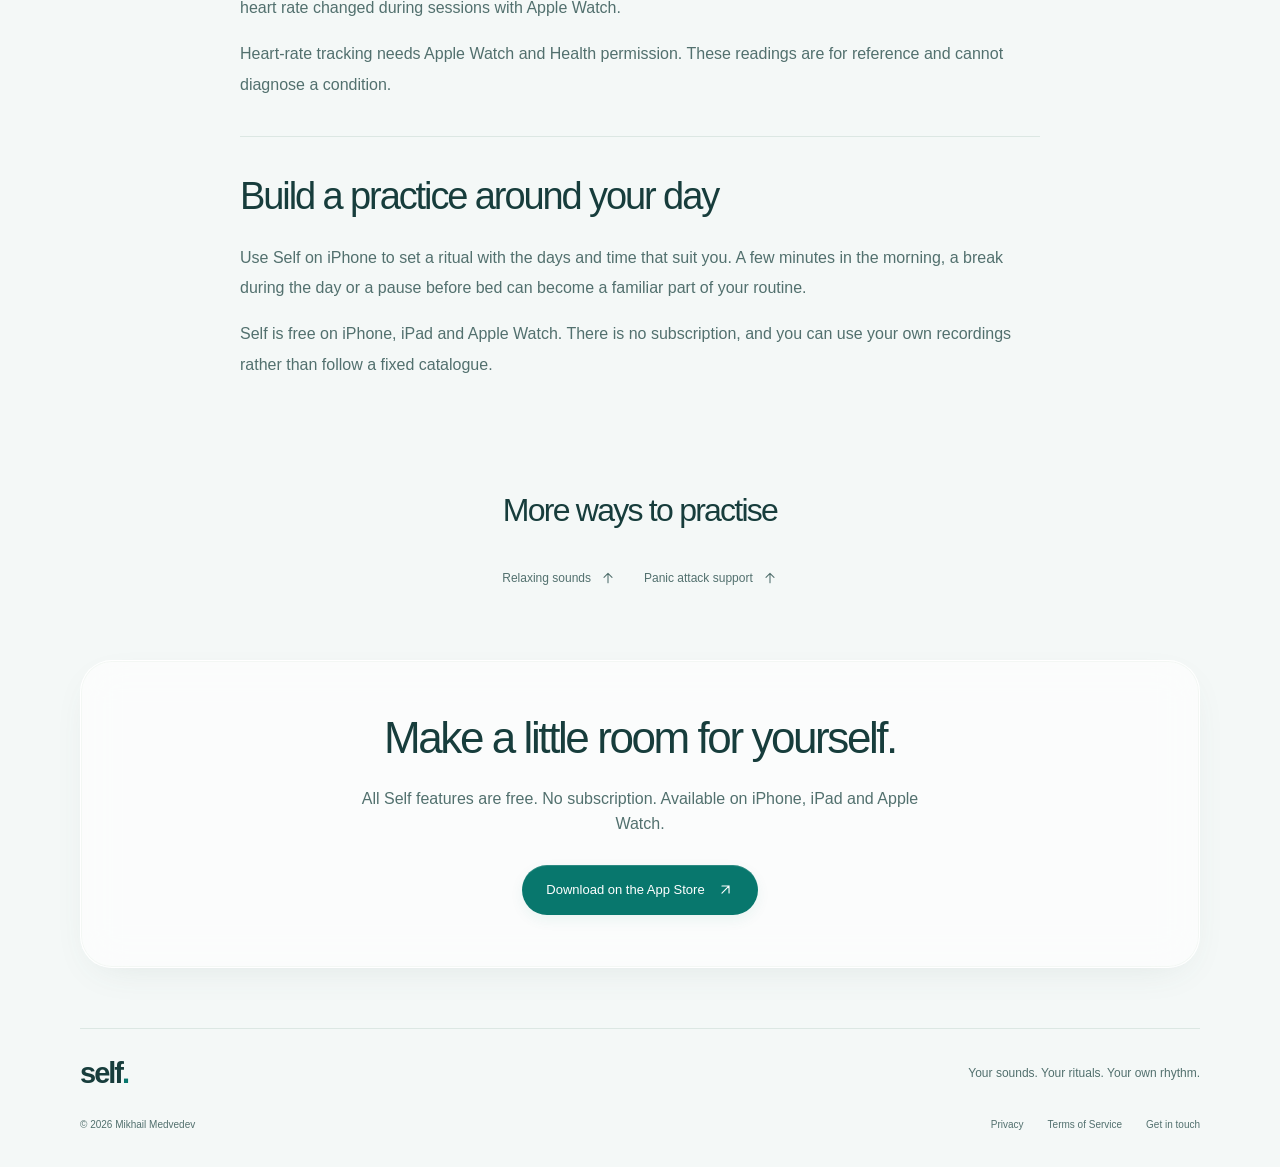
<file: apple-watch-meditation/index.html>
<!DOCTYPE html>
<html lang="en">
<head>
  <meta charset="utf-8">
  <meta name="viewport" content="width=device-width, initial-scale=1">
  <meta name="color-scheme" content="light dark">
  <meta name="theme-color" content="#eff6f5" media="(prefers-color-scheme: light)">
  <meta name="theme-color" content="#101e1e" media="(prefers-color-scheme: dark)">
  <title>Meditation on Apple Watch Without Your Phone - Self</title>
  <meta name="description" content="Transfer your audio to Apple Watch and meditate without your iPhone or internet. Track sessions and heart-rate changes with Self, a free meditation app.">
  <link rel="canonical" href="https://c0dedbear.github.io/self/apple-watch-meditation/">
  <link rel="alternate" hreflang="en" href="https://c0dedbear.github.io/self/apple-watch-meditation/">
  <link rel="alternate" hreflang="ru" href="https://c0dedbear.github.io/self/ru/apple-watch-meditation/">
  <link rel="alternate" hreflang="x-default" href="https://c0dedbear.github.io/self/apple-watch-meditation/">
  <meta property="og:type" content="website">
  <meta property="og:site_name" content="Self">
  <meta property="og:locale" content="en_US">
  <meta property="og:locale:alternate" content="ru_RU">
  <meta property="og:title" content="Meditation on Apple Watch Without Your Phone - Self">
  <meta property="og:description" content="Transfer your audio to Apple Watch and meditate without your iPhone or internet. Track sessions and heart-rate changes with Self, a free meditation app.">
  <meta property="og:url" content="https://c0dedbear.github.io/self/apple-watch-meditation/">
  <meta property="og:image" content="https://c0dedbear.github.io/self/assets/social.jpg">
  <meta property="og:image:alt" content="Self meditation and relaxing sounds app">
  <meta property="og:image:width" content="1200">
  <meta property="og:image:height" content="630">
  <meta name="twitter:card" content="summary_large_image">
  <meta name="twitter:title" content="Meditation on Apple Watch Without Your Phone - Self">
  <meta name="twitter:description" content="Transfer your audio to Apple Watch and meditate without your iPhone or internet. Track sessions and heart-rate changes with Self, a free meditation app.">
  <meta name="twitter:image" content="https://c0dedbear.github.io/self/assets/social.jpg">
  <meta name="twitter:image:alt" content="Self meditation and relaxing sounds app">
  <link rel="icon" type="image/svg+xml" href="../assets/favicon.svg">
  <link rel="stylesheet" href="../assets/site.css">
  <link rel="stylesheet" href="../assets/feature.css">
  <script src="../assets/language.js" defer></script>
  <script src="../assets/analytics.js" defer></script>
  <script data-goatcounter="https://self.goatcounter.com/count" defer src="https://gc.zgo.at/count.js"></script>
  <script type="application/ld+json">
{
  "@context": "https://schema.org",
  "@graph": [
    {
      "@type": "WebPage",
      "@id": "https://c0dedbear.github.io/self/apple-watch-meditation/#webpage",
      "url": "https://c0dedbear.github.io/self/apple-watch-meditation/",
      "name": "Meditation on Apple Watch Without Your Phone - Self",
      "description": "Transfer your audio to Apple Watch and meditate without your iPhone or internet. Track sessions and heart-rate changes with Self, a free meditation app.",
      "inLanguage": "en",
      "about": {
        "@id": "https://c0dedbear.github.io/self/#app"
      }
    },
    {
      "@type": "BreadcrumbList",
      "itemListElement": [
        {
          "@type": "ListItem",
          "position": 1,
          "name": "Self",
          "item": "https://c0dedbear.github.io/self/"
        },
        {
          "@type": "ListItem",
          "position": 2,
          "name": "Apple Watch meditation",
          "item": "https://c0dedbear.github.io/self/apple-watch-meditation/"
        }
      ]
    }
  ]
}
  </script>
</head>
<body class="feature-page">
  <a class="skip-link" href="#main">Skip to content</a>
  <svg class="icon-definitions" aria-hidden="true" xmlns="http://www.w3.org/2000/svg">
    <defs>
      <symbol id="i-arrow" viewBox="0 0 24 24"><path d="M5 12h14m-6-6 6 6-6 6"/></symbol>
      <symbol id="i-external" viewBox="0 0 24 24"><path d="M7 17 17 7M7 7h10v10"/></symbol>
      <symbol id="i-sound" viewBox="0 0 24 24"><path d="M4 9v6m4-10v14m4-12v10m4-13v16m4-11v6"/></symbol>
      <symbol id="i-watch" viewBox="0 0 24 24"><rect x="5" y="5" width="14" height="14" rx="5"/><path d="m8 5 1-4h6l1 4m-8 14 1 4h6l1-4m-4-10v3l2 2"/></symbol>
      <symbol id="i-leaf" viewBox="0 0 24 24"><path d="M20 3C6 1 1 10 6 16s16-1 14-13ZM4 21 15 10"/></symbol>
      <symbol id="i-heart" viewBox="0 0 24 24"><path d="M20 13 12 21 4 13C-2 7 6-1 12 5c6-6 14 2 8 8Z"/></symbol>
      <symbol id="i-file" viewBox="0 0 24 24"><path d="M14 2H5v20h14V7Zm0 0v5h5M8 12h8M8 16h5"/></symbol>
      <symbol id="i-calendar" viewBox="0 0 24 24"><rect x="3" y="5" width="18" height="16" rx="4"/><path d="M7 2v6m10-6v6M3 11h18m-13 5h1m6 0h1"/></symbol>
      <symbol id="i-rain" viewBox="0 0 24 24"><path d="M6 15H5a4 4 0 1 1 1-8 6 6 0 0 1 11 0 4 4 0 1 1 2 8h-1M8 17l-1 3m6-3-1 3m6-3-1 3"/></symbol>
      <symbol id="i-tree" viewBox="0 0 24 24"><path d="m12 2 7 8h-4l6 7H3l6-7H5Zm0 15v5"/></symbol>
      <symbol id="i-wave" viewBox="0 0 24 24"><path d="M2 7q3-4 7 0t7 0 6 0M2 12q3-4 7 0t7 0 6 0M2 17q3-4 7 0t7 0 6 0"/></symbol>
      <symbol id="i-fire" viewBox="0 0 24 24"><path d="M12 2c3 5 0 7 4 9l2-4c6 8 2 15-6 15S1 15 6 9c0 4 3 4 3 4s-2-6 3-11Z"/></symbol>
      <symbol id="i-coffee" viewBox="0 0 24 24"><path d="M4 9h13v8a4 4 0 0 1-4 4H8a4 4 0 0 1-4-4Zm13 1h2a3 3 0 1 1 0 6h-2M7 2v3m4-3v3m4-3v3"/></symbol>
      <symbol id="i-offline" viewBox="0 0 24 24"><path d="M3 3l18 18M2 8a17 17 0 0 1 3-2m3-1a17 17 0 0 1 14 3M5 12a11 11 0 0 1 3-2m4-1a11 11 0 0 1 7 3M8 16a6 6 0 0 1 7-1M12 20h.01"/></symbol>
      <symbol id="i-menu" viewBox="0 0 24 24"><path d="M4 8h16M4 16h16"/></symbol>
    </defs>
  </svg>
  <header class="site-header">
    <div class="header-inner container">
      <a class="wordmark" href="../" aria-label="Self"><img src="../assets/mark.svg" width="32" height="32" alt=""><span>self<span class="wordmark-dot">.</span></span></a>
      <nav class="desktop-nav" aria-label="Navigation"><a href="../relaxing-sounds/">Relaxing sounds</a><a href="./" aria-current="page">Apple Watch meditation</a><a href="../panic-attack-support/">Panic attack support</a></nav>
      <div class="header-actions"><nav class="language-switch" aria-label="Language"><a href="./" data-language="en" lang="en" hreflang="en" aria-label="English" aria-current="page">EN</a><a href="../ru/apple-watch-meditation/" data-language="ru" lang="ru" hreflang="ru" aria-label="Русский">RU</a></nav><details class="mobile-menu"><summary aria-label="Menu"><svg class="icon" aria-hidden="true"><use href="#i-menu"/></svg></summary><nav aria-label="Navigation"><a href="../relaxing-sounds/">Relaxing sounds</a><a href="./" aria-current="page">Apple Watch meditation</a><a href="../panic-attack-support/">Panic attack support</a></nav></details></div>
    </div>
  </header>
  <main id="main">
    <nav class="breadcrumbs container" aria-label="Breadcrumbs"><ol><li><a href="../">Self</a></li><li aria-current="page">Apple Watch meditation</li></ol></nav>
    <section class="topic-hero container" aria-labelledby="topic-title">
      <div><span class="eyebrow">MEDITATION ON APPLE WATCH</span><h1 id="topic-title">Meditation<br>on Apple Watch.</h1><p class="topic-intro">Put your phone away and keep your practice on your wrist. Transfer your audio to Apple Watch, listen offline and look back on your sessions on iPhone later.</p><div class="hero-actions"><a class="button button-primary" href="https://apps.apple.com/app/id6794390672" target="_blank" rel="noopener noreferrer" data-analytics-event="download_app_apple-watch-meditation_hero" data-goatcounter-click="download_app_apple-watch-meditation_hero_en" data-goatcounter-title="App Store: apple-watch-meditation_hero" data-goatcounter-no-session="1"><span>Download on the App Store</span><svg class="icon" aria-hidden="true"><use href="#i-external"/></svg></a></div><div class="platforms"><span>iPhone</span><span>iPad</span><span>Apple Watch</span></div></div>
      <div class="topic-visual"><div class="watch-frame"><img src="../assets/watch-en.webp" width="416" height="496" alt="Self meditation player on Apple Watch with a session timer" fetchpriority="high"></div></div>
    </section>
    <div class="topic-highlights container"><article class="topic-highlight glass-surface"><h2>Leave your phone behind</h2><p>Play audio transferred to your watch without keeping your iPhone nearby.</p></article>
<article class="topic-highlight glass-surface"><h2>Practise offline</h2><p>Transferred audio does not need an internet connection during playback.</p></article>
<article class="topic-highlight glass-surface"><h2>Look back later</h2><p>Your session history syncs to iPhone so you can see time spent practising.</p></article></div>
    <article class="topic-content container" aria-label="Apple Watch meditation"><section class="topic-section" id="section-1" aria-labelledby="section-1-title"><h2 id="section-1-title">Listen to your audio on Apple Watch</h2><p>A meditation can start with a recording you already enjoy. Keep it in your Self library on iPhone and transfer it to Apple Watch before you want to practise.</p><p>Once the audio is on your watch, you can play it without your phone or internet. Before bed, leave your phone in another room and start your practice from your wrist.</p></section>
      <section class="topic-section" id="section-2" aria-labelledby="section-2-title"><h2 id="section-2-title">How to get ready for a practice</h2><ol><li>Add the audio you want to use to your Self library on iPhone.</li><li>Transfer your chosen audio to Apple Watch before leaving your phone behind.</li><li>Open Self on your watch and start your practice.</li><li>Return to Self on iPhone later to see your synced session history.</li></ol></section>
      <section class="topic-section" id="section-3" aria-labelledby="section-3-title"><h2 id="section-3-title">See your practice time and heart rate</h2><p>Self keeps a history of your sessions. On iPhone, you can see how much time you spent practising and how your heart rate changed during sessions with Apple Watch.</p><p>Heart-rate tracking needs Apple Watch and Health permission. These readings are for reference and cannot diagnose a condition.</p></section>
      <section class="topic-section" id="section-4" aria-labelledby="section-4-title"><h2 id="section-4-title">Build a practice around your day</h2><p>Use Self on iPhone to set a ritual with the days and time that suit you. A few minutes in the morning, a break during the day or a pause before bed can become a familiar part of your routine.</p><p>Self is free on iPhone, iPad and Apple Watch. There is no subscription, and you can use your own recordings rather than follow a fixed catalogue.</p></section></article>
    <section class="topic-related container" aria-labelledby="related-title"><h2 id="related-title">More ways to practise</h2><nav class="topic-related-links" aria-label="More ways to practise"><a class="text-link" href="../relaxing-sounds/">Relaxing sounds<svg class="icon" aria-hidden="true"><use href="#i-arrow"/></svg></a><a class="text-link" href="../panic-attack-support/">Panic attack support<svg class="icon" aria-hidden="true"><use href="#i-arrow"/></svg></a></nav></section>
    <section class="topic-closing container glass-surface" aria-labelledby="closing-title"><h2 id="closing-title">Make a little room for yourself.</h2><p>All Self features are free. No subscription. Available on iPhone, iPad and Apple Watch.</p><a class="button button-primary" href="https://apps.apple.com/app/id6794390672" target="_blank" rel="noopener noreferrer" data-analytics-event="download_app_apple-watch-meditation_closing" data-goatcounter-click="download_app_apple-watch-meditation_closing_en" data-goatcounter-title="App Store: apple-watch-meditation_closing" data-goatcounter-no-session="1"><span>Download on the App Store</span><svg class="icon" aria-hidden="true"><use href="#i-external"/></svg></a></section>
  </main>
  <footer class="site-footer container"><div class="footer-top"><a class="wordmark" href="../" aria-label="Self"><span>self<span class="wordmark-dot">.</span></span></a><p>Your sounds. Your rituals. Your own rhythm.</p></div><div class="footer-bottom"><span>© <span data-year>2026</span> Mikhail Medvedev</span><nav aria-label="Useful links"><a href="../privacy/">Privacy</a><a href="../terms/">Terms of Service</a><a href="mailto:codedbear@icloud.com">Get in touch</a></nav></div></footer>
</body>
</html>
</file>
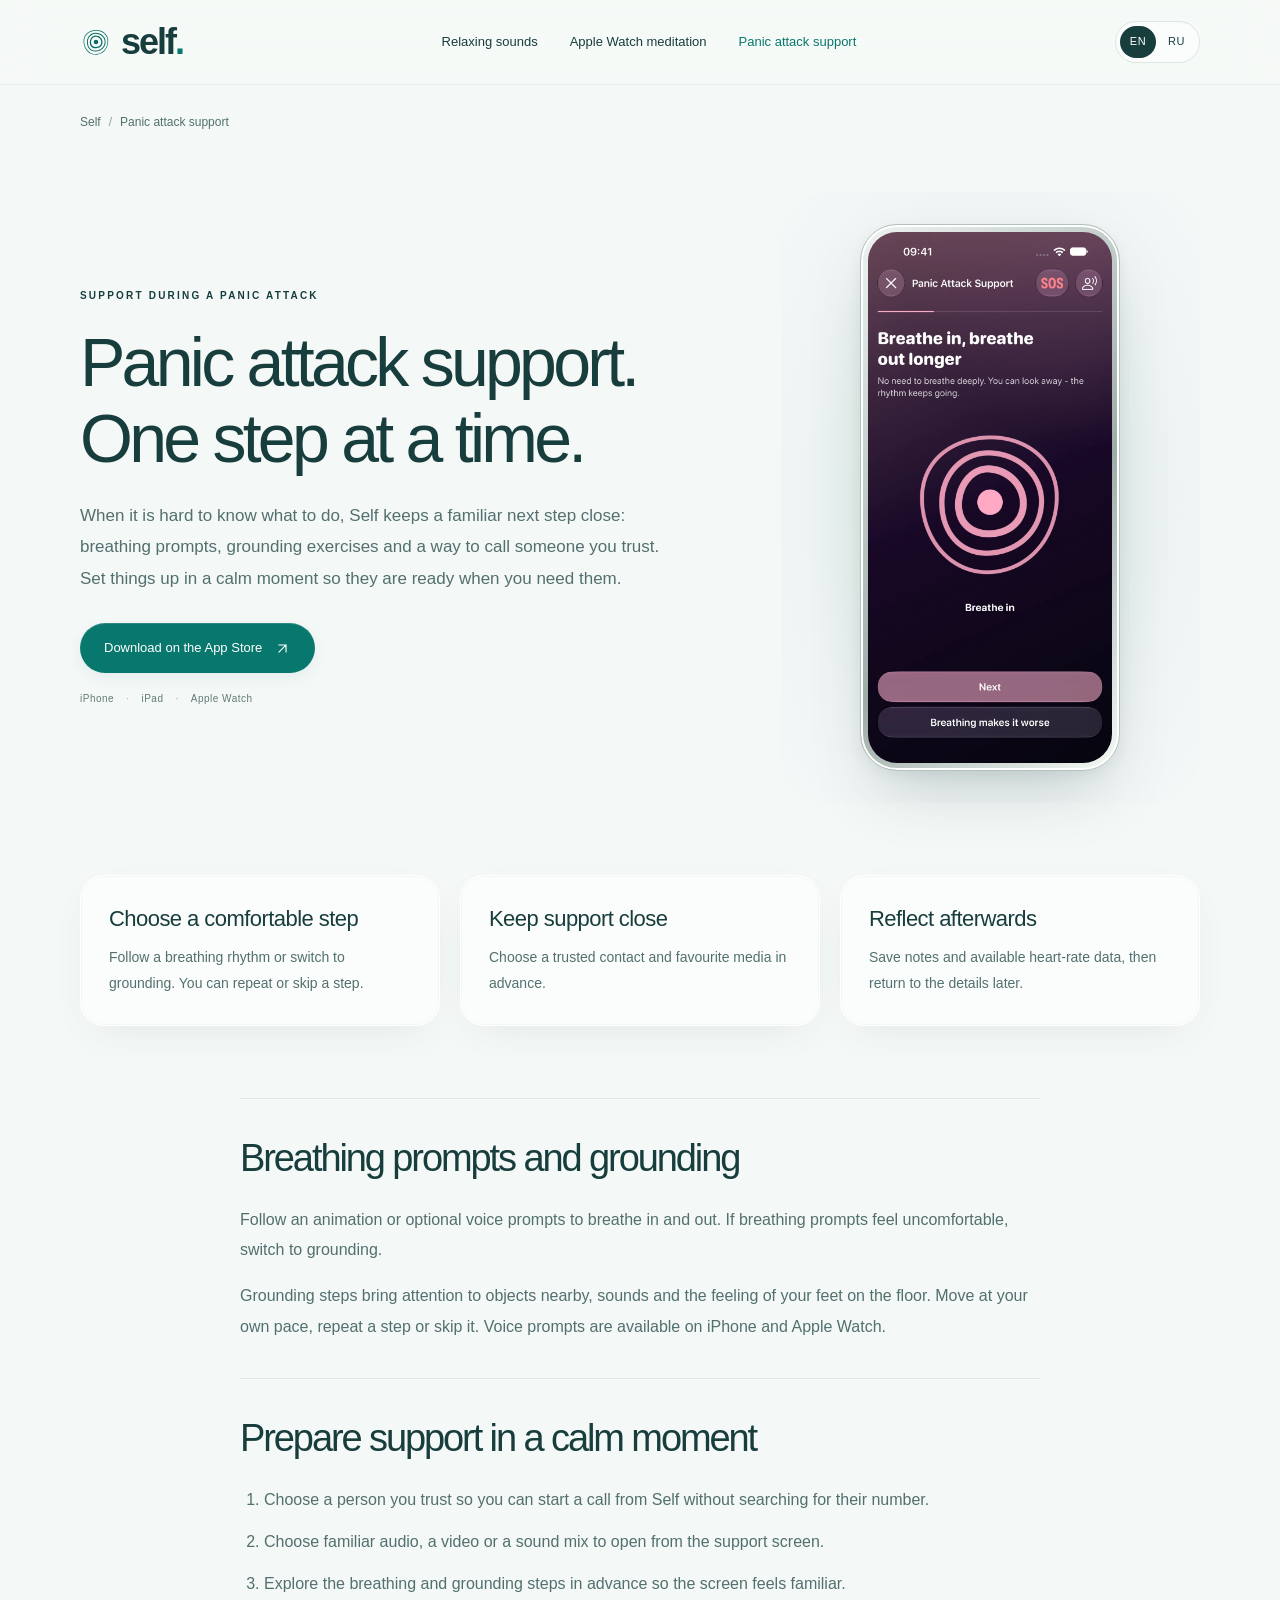
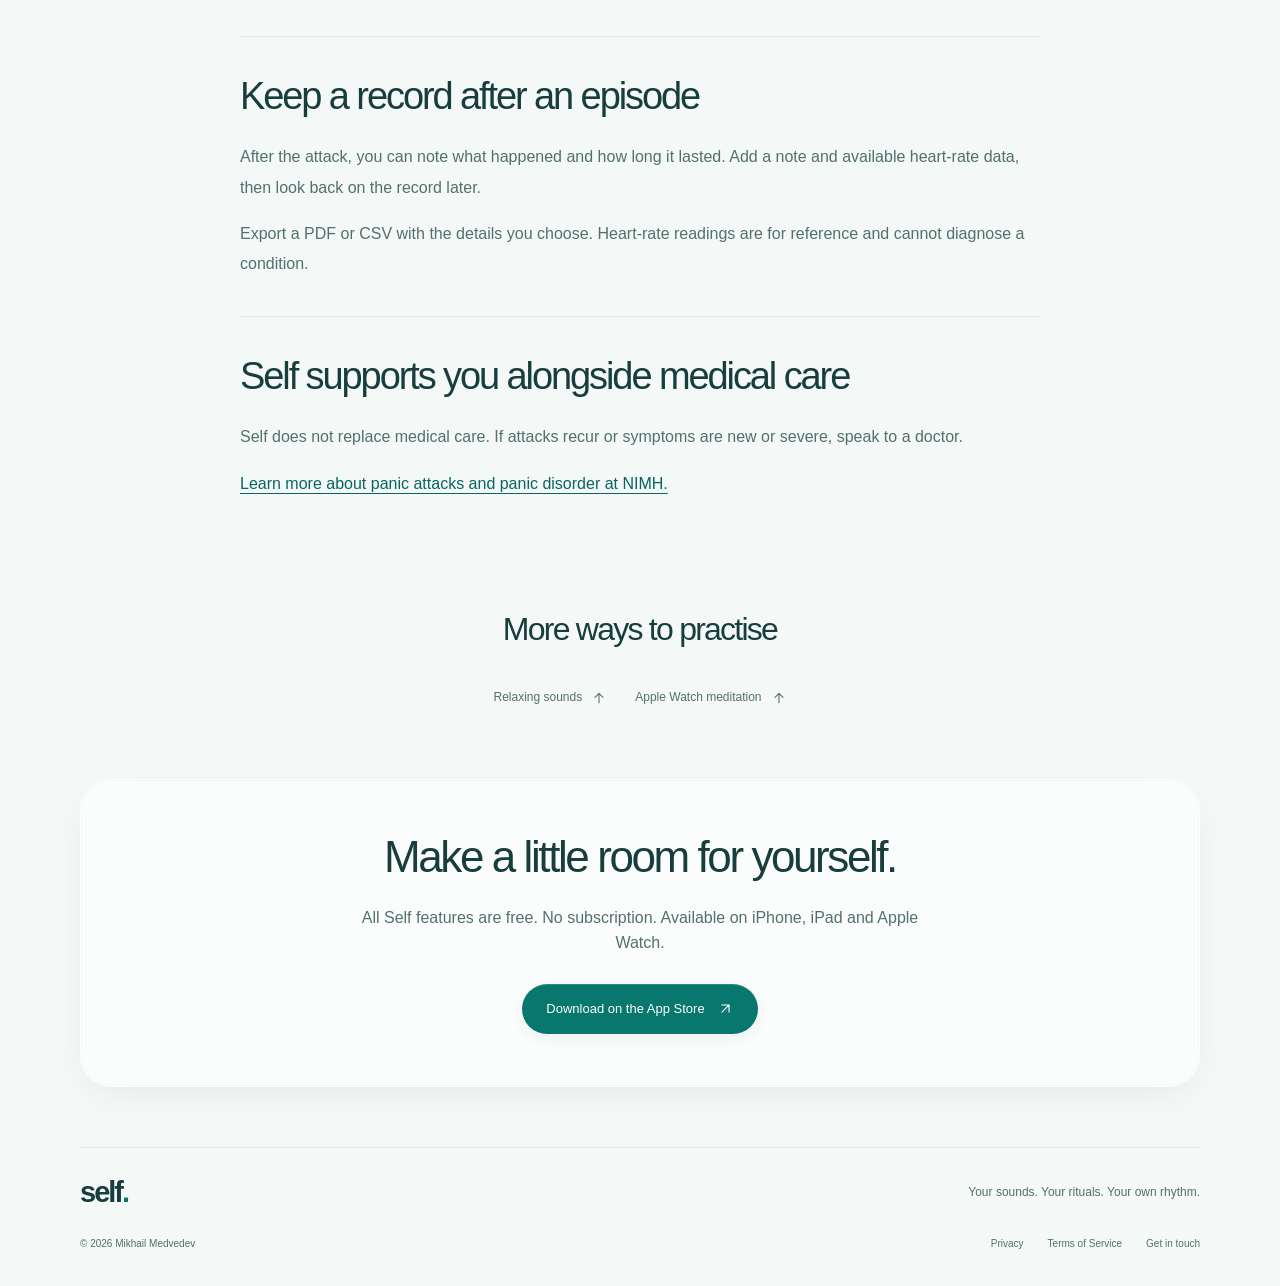
<file: panic-attack-support/index.html>
<!DOCTYPE html>
<html lang="en">
<head>
  <meta charset="utf-8">
  <meta name="viewport" content="width=device-width, initial-scale=1">
  <meta name="color-scheme" content="light dark">
  <meta name="theme-color" content="#eff6f5" media="(prefers-color-scheme: light)">
  <meta name="theme-color" content="#101e1e" media="(prefers-color-scheme: dark)">
  <title>Panic Attack Support on iPhone &amp; Apple Watch - Self</title>
  <meta name="description" content="Breathing prompts, grounding exercises, a trusted contact and notes after an episode. Explore panic attack support in Self for iPhone and Apple Watch.">
  <link rel="canonical" href="https://c0dedbear.github.io/self/panic-attack-support/">
  <link rel="alternate" hreflang="en" href="https://c0dedbear.github.io/self/panic-attack-support/">
  <link rel="alternate" hreflang="ru" href="https://c0dedbear.github.io/self/ru/panic-attack-support/">
  <link rel="alternate" hreflang="x-default" href="https://c0dedbear.github.io/self/panic-attack-support/">
  <meta property="og:type" content="website">
  <meta property="og:site_name" content="Self">
  <meta property="og:locale" content="en_US">
  <meta property="og:locale:alternate" content="ru_RU">
  <meta property="og:title" content="Panic Attack Support on iPhone &amp; Apple Watch - Self">
  <meta property="og:description" content="Breathing prompts, grounding exercises, a trusted contact and notes after an episode. Explore panic attack support in Self for iPhone and Apple Watch.">
  <meta property="og:url" content="https://c0dedbear.github.io/self/panic-attack-support/">
  <meta property="og:image" content="https://c0dedbear.github.io/self/assets/social.jpg">
  <meta property="og:image:alt" content="Self meditation and relaxing sounds app">
  <meta property="og:image:width" content="1200">
  <meta property="og:image:height" content="630">
  <meta name="twitter:card" content="summary_large_image">
  <meta name="twitter:title" content="Panic Attack Support on iPhone &amp; Apple Watch - Self">
  <meta name="twitter:description" content="Breathing prompts, grounding exercises, a trusted contact and notes after an episode. Explore panic attack support in Self for iPhone and Apple Watch.">
  <meta name="twitter:image" content="https://c0dedbear.github.io/self/assets/social.jpg">
  <meta name="twitter:image:alt" content="Self meditation and relaxing sounds app">
  <link rel="icon" type="image/svg+xml" href="../assets/favicon.svg">
  <link rel="stylesheet" href="../assets/site.css">
  <link rel="stylesheet" href="../assets/feature.css">
  <script src="../assets/language.js" defer></script>
  <script src="../assets/analytics.js" defer></script>
  <script data-goatcounter="https://self.goatcounter.com/count" defer src="https://gc.zgo.at/count.js"></script>
  <script type="application/ld+json">
{
  "@context": "https://schema.org",
  "@graph": [
    {
      "@type": "WebPage",
      "@id": "https://c0dedbear.github.io/self/panic-attack-support/#webpage",
      "url": "https://c0dedbear.github.io/self/panic-attack-support/",
      "name": "Panic Attack Support on iPhone & Apple Watch - Self",
      "description": "Breathing prompts, grounding exercises, a trusted contact and notes after an episode. Explore panic attack support in Self for iPhone and Apple Watch.",
      "inLanguage": "en",
      "about": {
        "@id": "https://c0dedbear.github.io/self/#app"
      }
    },
    {
      "@type": "BreadcrumbList",
      "itemListElement": [
        {
          "@type": "ListItem",
          "position": 1,
          "name": "Self",
          "item": "https://c0dedbear.github.io/self/"
        },
        {
          "@type": "ListItem",
          "position": 2,
          "name": "Panic attack support",
          "item": "https://c0dedbear.github.io/self/panic-attack-support/"
        }
      ]
    }
  ]
}
  </script>
</head>
<body class="feature-page">
  <a class="skip-link" href="#main">Skip to content</a>
  <svg class="icon-definitions" aria-hidden="true" xmlns="http://www.w3.org/2000/svg">
    <defs>
      <symbol id="i-arrow" viewBox="0 0 24 24"><path d="M5 12h14m-6-6 6 6-6 6"/></symbol>
      <symbol id="i-external" viewBox="0 0 24 24"><path d="M7 17 17 7M7 7h10v10"/></symbol>
      <symbol id="i-sound" viewBox="0 0 24 24"><path d="M4 9v6m4-10v14m4-12v10m4-13v16m4-11v6"/></symbol>
      <symbol id="i-watch" viewBox="0 0 24 24"><rect x="5" y="5" width="14" height="14" rx="5"/><path d="m8 5 1-4h6l1 4m-8 14 1 4h6l1-4m-4-10v3l2 2"/></symbol>
      <symbol id="i-leaf" viewBox="0 0 24 24"><path d="M20 3C6 1 1 10 6 16s16-1 14-13ZM4 21 15 10"/></symbol>
      <symbol id="i-heart" viewBox="0 0 24 24"><path d="M20 13 12 21 4 13C-2 7 6-1 12 5c6-6 14 2 8 8Z"/></symbol>
      <symbol id="i-file" viewBox="0 0 24 24"><path d="M14 2H5v20h14V7Zm0 0v5h5M8 12h8M8 16h5"/></symbol>
      <symbol id="i-calendar" viewBox="0 0 24 24"><rect x="3" y="5" width="18" height="16" rx="4"/><path d="M7 2v6m10-6v6M3 11h18m-13 5h1m6 0h1"/></symbol>
      <symbol id="i-rain" viewBox="0 0 24 24"><path d="M6 15H5a4 4 0 1 1 1-8 6 6 0 0 1 11 0 4 4 0 1 1 2 8h-1M8 17l-1 3m6-3-1 3m6-3-1 3"/></symbol>
      <symbol id="i-tree" viewBox="0 0 24 24"><path d="m12 2 7 8h-4l6 7H3l6-7H5Zm0 15v5"/></symbol>
      <symbol id="i-wave" viewBox="0 0 24 24"><path d="M2 7q3-4 7 0t7 0 6 0M2 12q3-4 7 0t7 0 6 0M2 17q3-4 7 0t7 0 6 0"/></symbol>
      <symbol id="i-fire" viewBox="0 0 24 24"><path d="M12 2c3 5 0 7 4 9l2-4c6 8 2 15-6 15S1 15 6 9c0 4 3 4 3 4s-2-6 3-11Z"/></symbol>
      <symbol id="i-coffee" viewBox="0 0 24 24"><path d="M4 9h13v8a4 4 0 0 1-4 4H8a4 4 0 0 1-4-4Zm13 1h2a3 3 0 1 1 0 6h-2M7 2v3m4-3v3m4-3v3"/></symbol>
      <symbol id="i-offline" viewBox="0 0 24 24"><path d="M3 3l18 18M2 8a17 17 0 0 1 3-2m3-1a17 17 0 0 1 14 3M5 12a11 11 0 0 1 3-2m4-1a11 11 0 0 1 7 3M8 16a6 6 0 0 1 7-1M12 20h.01"/></symbol>
      <symbol id="i-menu" viewBox="0 0 24 24"><path d="M4 8h16M4 16h16"/></symbol>
    </defs>
  </svg>
  <header class="site-header">
    <div class="header-inner container">
      <a class="wordmark" href="../" aria-label="Self"><img src="../assets/mark.svg" width="32" height="32" alt=""><span>self<span class="wordmark-dot">.</span></span></a>
      <nav class="desktop-nav" aria-label="Navigation"><a href="../relaxing-sounds/">Relaxing sounds</a><a href="../apple-watch-meditation/">Apple Watch meditation</a><a href="./" aria-current="page">Panic attack support</a></nav>
      <div class="header-actions"><nav class="language-switch" aria-label="Language"><a href="./" data-language="en" lang="en" hreflang="en" aria-label="English" aria-current="page">EN</a><a href="../ru/panic-attack-support/" data-language="ru" lang="ru" hreflang="ru" aria-label="Русский">RU</a></nav><details class="mobile-menu"><summary aria-label="Menu"><svg class="icon" aria-hidden="true"><use href="#i-menu"/></svg></summary><nav aria-label="Navigation"><a href="../relaxing-sounds/">Relaxing sounds</a><a href="../apple-watch-meditation/">Apple Watch meditation</a><a href="./" aria-current="page">Panic attack support</a></nav></details></div>
    </div>
  </header>
  <main id="main">
    <nav class="breadcrumbs container" aria-label="Breadcrumbs"><ol><li><a href="../">Self</a></li><li aria-current="page">Panic attack support</li></ol></nav>
    <section class="topic-hero container" aria-labelledby="topic-title">
      <div><span class="eyebrow">SUPPORT DURING A PANIC ATTACK</span><h1 id="topic-title">Panic attack support.<br>One step at a time.</h1><p class="topic-intro">When it is hard to know what to do, Self keeps a familiar next step close: breathing prompts, grounding exercises and a way to call someone you trust. Set things up in a calm moment so they are ready when you need them.</p><div class="hero-actions"><a class="button button-primary" href="https://apps.apple.com/app/id6794390672" target="_blank" rel="noopener noreferrer" data-analytics-event="download_app_panic-attack-support_hero" data-goatcounter-click="download_app_panic-attack-support_hero_en" data-goatcounter-title="App Store: panic-attack-support_hero" data-goatcounter-no-session="1"><span>Download on the App Store</span><svg class="icon" aria-hidden="true"><use href="#i-external"/></svg></a></div><div class="platforms"><span>iPhone</span><span>iPad</span><span>Apple Watch</span></div></div>
      <div class="topic-visual"><div class="phone-frame"><img src="../assets/panic-en.webp" width="840" height="1826" alt="Self panic attack support screen with an animated breathing guide" fetchpriority="high"></div></div>
    </section>
    <div class="topic-highlights container"><article class="topic-highlight glass-surface"><h2>Choose a comfortable step</h2><p>Follow a breathing rhythm or switch to grounding. You can repeat or skip a step.</p></article>
<article class="topic-highlight glass-surface"><h2>Keep support close</h2><p>Choose a trusted contact and favourite media in advance.</p></article>
<article class="topic-highlight glass-surface"><h2>Reflect afterwards</h2><p>Save notes and available heart-rate data, then return to the details later.</p></article></div>
    <article class="topic-content container" aria-label="Panic attack support"><section class="topic-section" id="section-1" aria-labelledby="section-1-title"><h2 id="section-1-title">Breathing prompts and grounding</h2><p>Follow an animation or optional voice prompts to breathe in and out. If breathing prompts feel uncomfortable, switch to grounding.</p><p>Grounding steps bring attention to objects nearby, sounds and the feeling of your feet on the floor. Move at your own pace, repeat a step or skip it. Voice prompts are available on iPhone and Apple Watch.</p></section>
      <section class="topic-section" id="section-2" aria-labelledby="section-2-title"><h2 id="section-2-title">Prepare support in a calm moment</h2><ol><li>Choose a person you trust so you can start a call from Self without searching for their number.</li><li>Choose familiar audio, a video or a sound mix to open from the support screen.</li><li>Explore the breathing and grounding steps in advance so the screen feels familiar.</li></ol></section>
      <section class="topic-section" id="section-3" aria-labelledby="section-3-title"><h2 id="section-3-title">Keep a record after an episode</h2><p>After the attack, you can note what happened and how long it lasted. Add a note and available heart-rate data, then look back on the record later.</p><p>Export a PDF or CSV with the details you choose. Heart-rate readings are for reference and cannot diagnose a condition.</p></section>
      <section class="topic-section" id="section-4" aria-labelledby="section-4-title"><h2 id="section-4-title">Self supports you alongside medical care</h2><p>Self does not replace medical care. If attacks recur or symptoms are new or severe, speak to a doctor.</p><p><a href="https://www.nimh.nih.gov/health/publications/panic-disorder-when-fear-overwhelms" target="_blank" rel="noopener noreferrer">Learn more about panic attacks and panic disorder at NIMH.</a></p></section></article>
    <section class="topic-related container" aria-labelledby="related-title"><h2 id="related-title">More ways to practise</h2><nav class="topic-related-links" aria-label="More ways to practise"><a class="text-link" href="../relaxing-sounds/">Relaxing sounds<svg class="icon" aria-hidden="true"><use href="#i-arrow"/></svg></a><a class="text-link" href="../apple-watch-meditation/">Apple Watch meditation<svg class="icon" aria-hidden="true"><use href="#i-arrow"/></svg></a></nav></section>
    <section class="topic-closing container glass-surface" aria-labelledby="closing-title"><h2 id="closing-title">Make a little room for yourself.</h2><p>All Self features are free. No subscription. Available on iPhone, iPad and Apple Watch.</p><a class="button button-primary" href="https://apps.apple.com/app/id6794390672" target="_blank" rel="noopener noreferrer" data-analytics-event="download_app_panic-attack-support_closing" data-goatcounter-click="download_app_panic-attack-support_closing_en" data-goatcounter-title="App Store: panic-attack-support_closing" data-goatcounter-no-session="1"><span>Download on the App Store</span><svg class="icon" aria-hidden="true"><use href="#i-external"/></svg></a></section>
  </main>
  <footer class="site-footer container"><div class="footer-top"><a class="wordmark" href="../" aria-label="Self"><span>self<span class="wordmark-dot">.</span></span></a><p>Your sounds. Your rituals. Your own rhythm.</p></div><div class="footer-bottom"><span>© <span data-year>2026</span> Mikhail Medvedev</span><nav aria-label="Useful links"><a href="../privacy/">Privacy</a><a href="../terms/">Terms of Service</a><a href="mailto:codedbear@icloud.com">Get in touch</a></nav></div></footer>
</body>
</html>
</file>
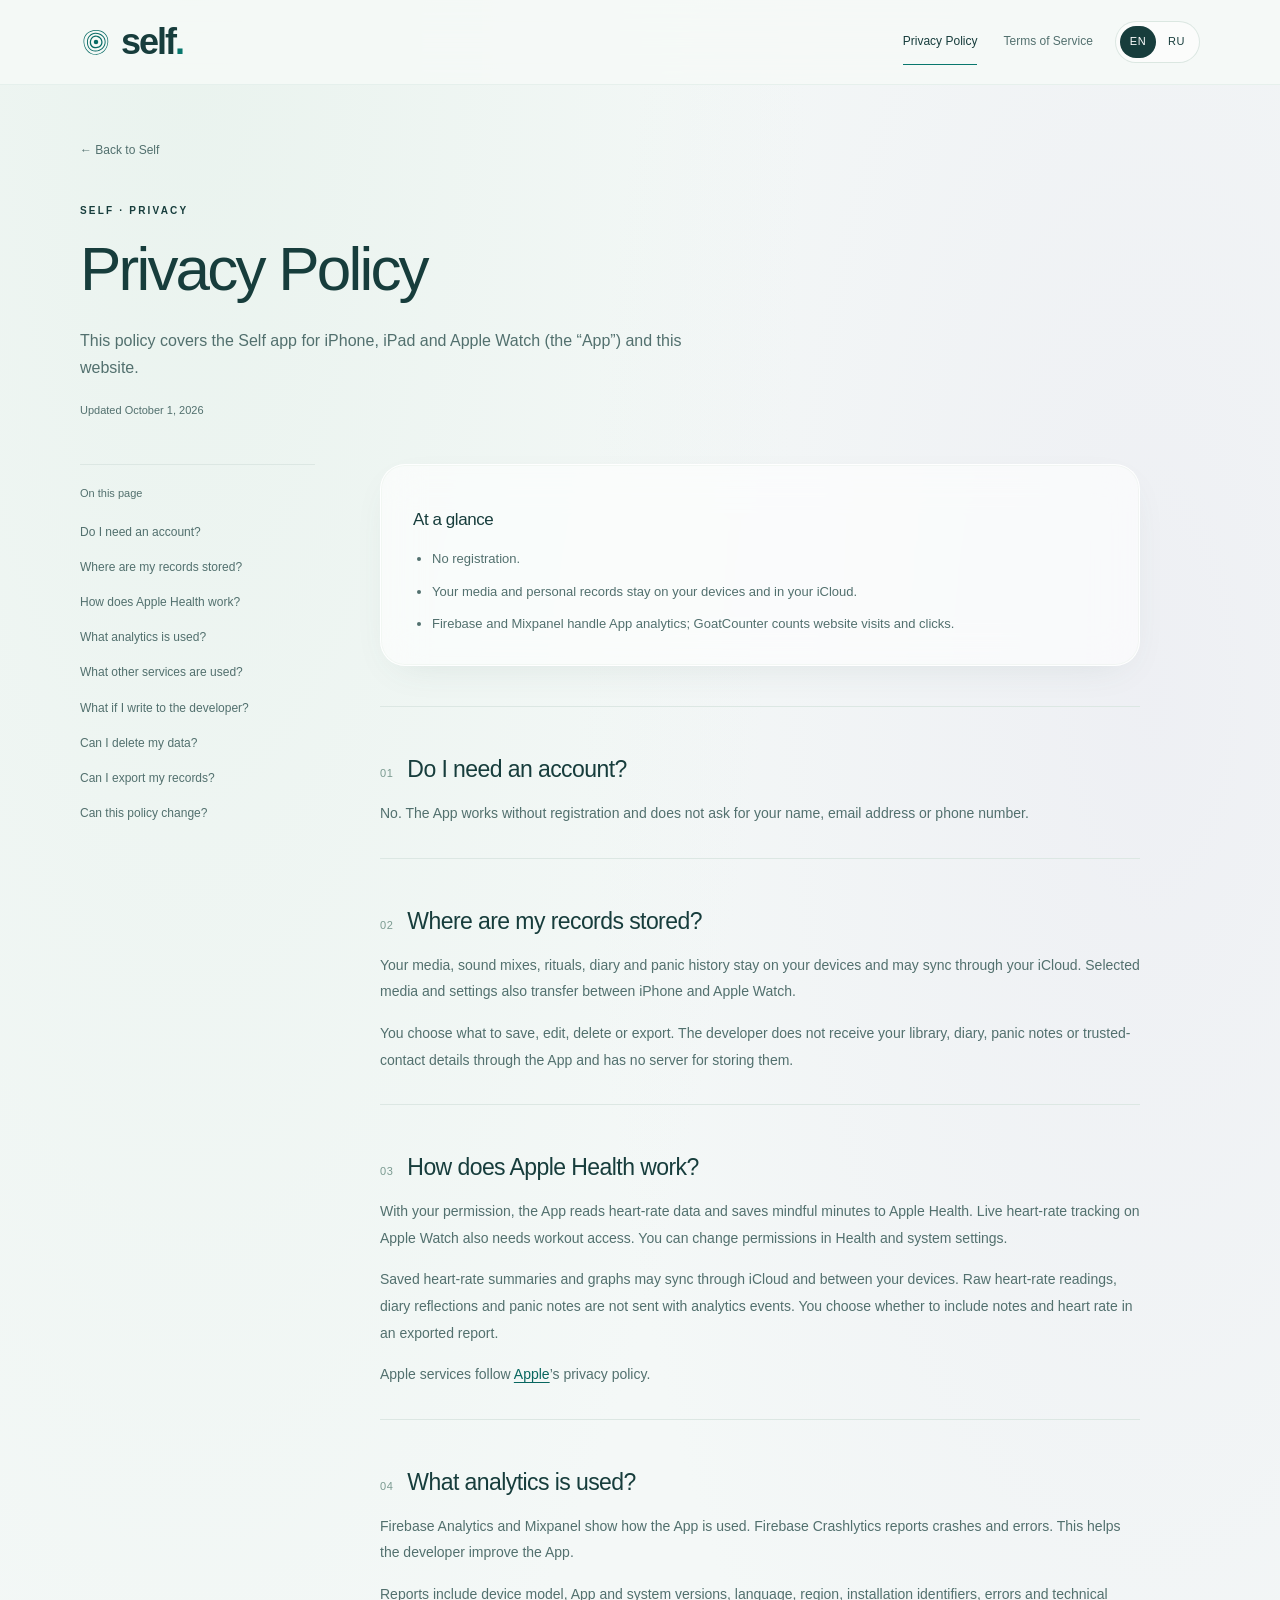
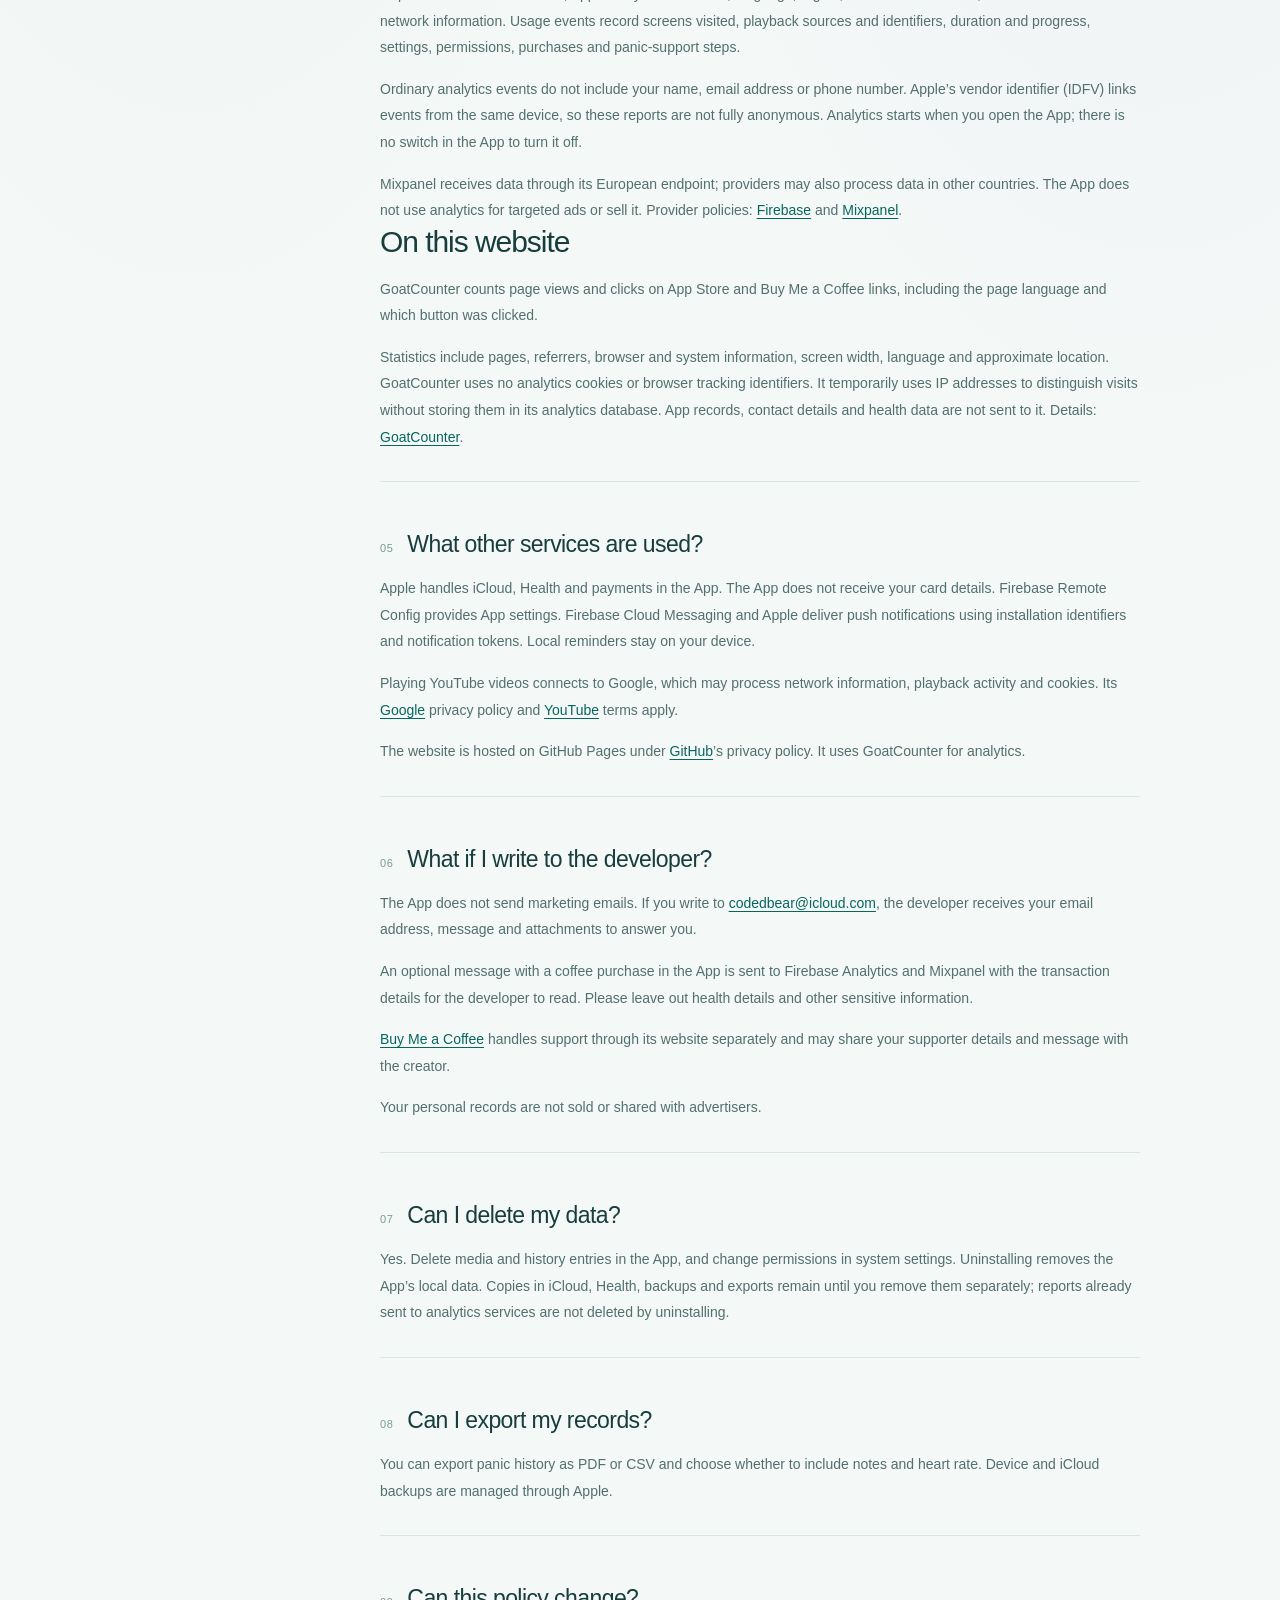
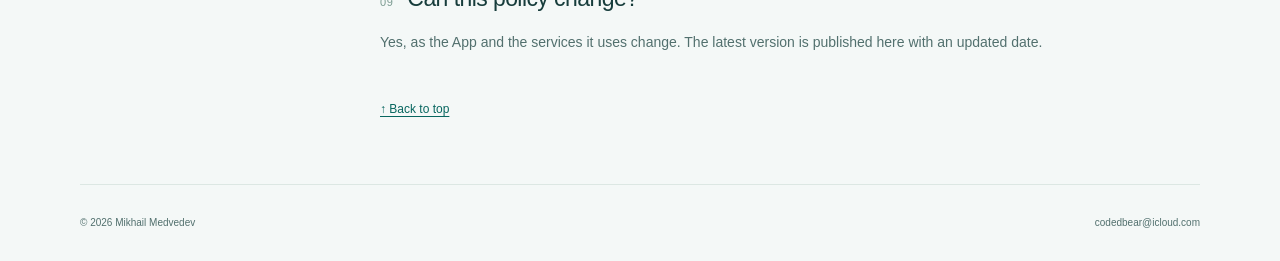
<file: privacy/index.html>
<!doctype html>
<html lang="en">
<head>
  <meta charset="utf-8">
  <meta name="viewport" content="width=device-width, initial-scale=1">
  <meta name="color-scheme" content="light dark">
  <meta name="theme-color" content="#eff6f5" media="(prefers-color-scheme: light)">
  <meta name="theme-color" content="#101e1e" media="(prefers-color-scheme: dark)">
  <title>Privacy Policy - Self</title>
  <meta name="description" content="This policy covers the Self app for iPhone, iPad and Apple Watch (the “App”) and this website.">
  <link rel="canonical" href="https://c0dedbear.github.io/self/privacy/">
  <link rel="alternate" hreflang="en" href="https://c0dedbear.github.io/self/privacy/">
  <link rel="alternate" hreflang="ru" href="https://c0dedbear.github.io/self/ru/privacy/">
  <link rel="alternate" hreflang="x-default" href="https://c0dedbear.github.io/self/privacy/">
  <meta property="og:type" content="website">
  <meta property="og:site_name" content="Self">
  <meta property="og:locale" content="en_US">
  <meta property="og:locale:alternate" content="ru_RU">
  <meta property="og:title" content="Privacy Policy - Self">
  <meta property="og:description" content="This policy covers the Self app for iPhone, iPad and Apple Watch (the “App”) and this website.">
  <meta property="og:url" content="https://c0dedbear.github.io/self/privacy/">
  <meta property="og:image" content="https://c0dedbear.github.io/self/assets/social.jpg">
  <meta property="og:image:alt" content="Self meditation and relaxing sounds app">
  <meta property="og:image:width" content="1200">
  <meta property="og:image:height" content="630">
  <meta name="twitter:card" content="summary_large_image">
  <meta name="twitter:title" content="Privacy Policy - Self">
  <meta name="twitter:description" content="This policy covers the Self app for iPhone, iPad and Apple Watch (the “App”) and this website.">
  <meta name="twitter:image" content="https://c0dedbear.github.io/self/assets/social.jpg">
  <meta name="twitter:image:alt" content="Self meditation and relaxing sounds app">
  <link rel="icon" type="image/svg+xml" href="../assets/favicon.svg">
  <link rel="stylesheet" href="../assets/site.css">
  <link rel="stylesheet" href="../assets/legal.css">
  <script src="../assets/language.js" defer></script>
  <script src="../assets/analytics.js" defer></script>
  <script data-goatcounter="https://self.goatcounter.com/count" defer src="https://gc.zgo.at/count.js"></script>
  <script type="application/ld+json">
{
  "@context": "https://schema.org",
  "@graph": [
    {
      "@type": "WebPage",
      "@id": "https://c0dedbear.github.io/self/privacy/#webpage",
      "url": "https://c0dedbear.github.io/self/privacy/",
      "name": "Privacy Policy - Self",
      "description": "This policy covers the Self app for iPhone, iPad and Apple Watch (the “App”) and this website.",
      "inLanguage": "en",
      "about": {
        "@id": "https://c0dedbear.github.io/self/#app"
      }
    }
  ]
}
  </script>
</head>
<body class="legal-page">
  <a class="skip-link" href="#main">Skip to content</a>
  <header class="site-header"><div class="header-inner container"><a class="wordmark" href="../" aria-label="Self"><img src="../assets/mark.svg" width="32" height="32" alt=""><span>self<span class="wordmark-dot">.</span></span></a><nav class="legal-nav" aria-label="Documents"><a href="./" aria-current="page">Privacy Policy</a><a href="../terms/">Terms of Service</a></nav><nav class="language-switch" aria-label="Language"><a href="./" data-language="en" lang="en" hreflang="en" aria-label="English" aria-current="page">EN</a><a href="../ru/privacy/" data-language="ru" lang="ru" hreflang="ru" aria-label="Русский">RU</a></nav></div></header>
  <main class="container" id="main">
<div class="legal-heading"><a class="legal-back" href="../">← Back to Self</a><p class="eyebrow">SELF · PRIVACY</p><h1>Privacy Policy</h1><p class="legal-intro">This policy covers the Self app for iPhone, iPad and Apple Watch (the “App”) and this website.</p><p class="legal-date">Updated October 1, 2026</p></div>
          <div class="legal-layout"><aside class="legal-toc" aria-label="On this page"><p>On this page</p><nav><a href="#account">Do I need an account?</a><a href="#records">Where are my records stored?</a><a href="#health">How does Apple Health work?</a><a href="#analytics">What analytics is used?</a><a href="#external">What other services are used?</a><a href="#support">What if I write to the developer?</a><a href="#delete">Can I delete my data?</a><a href="#copy">Can I export my records?</a><a href="#changes">Can this policy change?</a></nav></aside><article class="legal-content" aria-label="Privacy Policy"><div class="legal-summary glass-surface"><h2>At a glance</h2><ul><li>No registration.</li><li>Your media and personal records stay on your devices and in your iCloud.</li><li>Firebase and Mixpanel handle App analytics; GoatCounter counts website visits and clicks.</li></ul></div><section id="account" class="legal-section">
              <h2><span class="legal-number" aria-hidden="true">01</span>Do I need an account?</h2>
              <p>No. The App works without registration and does not ask for your name, email address or phone number.</p>
            </section><section id="records" class="legal-section">
              <h2><span class="legal-number" aria-hidden="true">02</span>Where are my records stored?</h2>
              <p>Your media, sound mixes, rituals, diary and panic history stay on your devices and may sync through your iCloud. Selected media and settings also transfer between iPhone and Apple Watch.</p>
              <p>You choose what to save, edit, delete or export. The developer does not receive your library, diary, panic notes or trusted-contact details through the App and has no server for storing them.</p>
            </section><section id="health" class="legal-section">
              <h2><span class="legal-number" aria-hidden="true">03</span>How does Apple Health work?</h2>
              <p>With your permission, the App reads heart-rate data and saves mindful minutes to Apple Health. Live heart-rate tracking on Apple Watch also needs workout access. You can change permissions in Health and system settings.</p>
              <p>Saved heart-rate summaries and graphs may sync through iCloud and between your devices. Raw heart-rate readings, diary reflections and panic notes are not sent with analytics events. You choose whether to include notes and heart rate in an exported report.</p>
              <p>Apple services follow <a href="https://www.apple.com/legal/privacy/">Apple</a>’s privacy policy.</p>
            </section><section id="analytics" class="legal-section">
              <h2><span class="legal-number" aria-hidden="true">04</span>What analytics is used?</h2>
              <p>Firebase Analytics and Mixpanel show how the App is used. Firebase Crashlytics reports crashes and errors. This helps the developer improve the App.</p>
              <p>Reports include device model, App and system versions, language, region, installation identifiers, errors and technical network information. Usage events record screens visited, playback sources and identifiers, duration and progress, settings, permissions, purchases and panic-support steps.</p>
              <p>Ordinary analytics events do not include your name, email address or phone number. Apple’s vendor identifier (IDFV) links events from the same device, so these reports are not fully anonymous. Analytics starts when you open the App; there is no switch in the App to turn it off.</p>
              <p>Mixpanel receives data through its European endpoint; providers may also process data in other countries. The App does not use analytics for targeted ads or sell it. Provider policies: <a href="https://firebase.google.com/support/privacy">Firebase</a> and <a href="https://mixpanel.com/legal/privacy-policy/">Mixpanel</a>.</p>
              <h3>On this website</h3>
              <p>GoatCounter counts page views and clicks on App Store and Buy Me a Coffee links, including the page language and which button was clicked.</p>
              <p>Statistics include pages, referrers, browser and system information, screen width, language and approximate location. GoatCounter uses no analytics cookies or browser tracking identifiers. It temporarily uses IP addresses to distinguish visits without storing them in its analytics database. App records, contact details and health data are not sent to it. Details: <a href="https://www.goatcounter.com/help/privacy">GoatCounter</a>.</p>
            </section><section id="external" class="legal-section">
              <h2><span class="legal-number" aria-hidden="true">05</span>What other services are used?</h2>
              <p>Apple handles iCloud, Health and payments in the App. The App does not receive your card details. Firebase Remote Config provides App settings. Firebase Cloud Messaging and Apple deliver push notifications using installation identifiers and notification tokens. Local reminders stay on your device.</p>
              <p>Playing YouTube videos connects to Google, which may process network information, playback activity and cookies. Its <a href="https://policies.google.com/privacy">Google</a> privacy policy and <a href="https://www.youtube.com/t/terms">YouTube</a> terms apply.</p>
              <p>The website is hosted on GitHub Pages under <a href="https://docs.github.com/en/site-policy/privacy-policies/github-general-privacy-statement">GitHub</a>’s privacy policy. It uses GoatCounter for analytics.</p>
            </section><section id="support" class="legal-section">
              <h2><span class="legal-number" aria-hidden="true">06</span>What if I write to the developer?</h2>
              <p>The App does not send marketing emails. If you write to <a href="mailto:codedbear@icloud.com">codedbear@icloud.com</a>, the developer receives your email address, message and attachments to answer you.</p>
              <p>An optional message with a coffee purchase in the App is sent to Firebase Analytics and Mixpanel with the transaction details for the developer to read. Please leave out health details and other sensitive information.</p>
              <p><a href="https://buymeacoffee.com/privacy-policy">Buy Me a Coffee</a> handles support through its website separately and may share your supporter details and message with the creator.</p>
              <p>Your personal records are not sold or shared with advertisers.</p>
            </section><section id="delete" class="legal-section">
              <h2><span class="legal-number" aria-hidden="true">07</span>Can I delete my data?</h2>
              <p>Yes. Delete media and history entries in the App, and change permissions in system settings. Uninstalling removes the App’s local data. Copies in iCloud, Health, backups and exports remain until you remove them separately; reports already sent to analytics services are not deleted by uninstalling.</p>
            </section><section id="copy" class="legal-section">
              <h2><span class="legal-number" aria-hidden="true">08</span>Can I export my records?</h2>
              <p>You can export panic history as PDF or CSV and choose whether to include notes and heart rate. Device and iCloud backups are managed through Apple.</p>
            </section><section id="changes" class="legal-section">
              <h2><span class="legal-number" aria-hidden="true">09</span>Can this policy change?</h2>
              <p>Yes, as the App and the services it uses change. The latest version is published here with an updated date.</p>
            </section><a class="legal-back legal-end" href="#main">↑ Back to top</a></article></div>
  </main>
  <footer class="site-footer container"><div class="footer-bottom"><span>© <span data-year>2026</span> <span>Mikhail Medvedev</span></span><a href="mailto:codedbear@icloud.com">codedbear@icloud.com</a></div></footer>
</body>
</html>
</file>
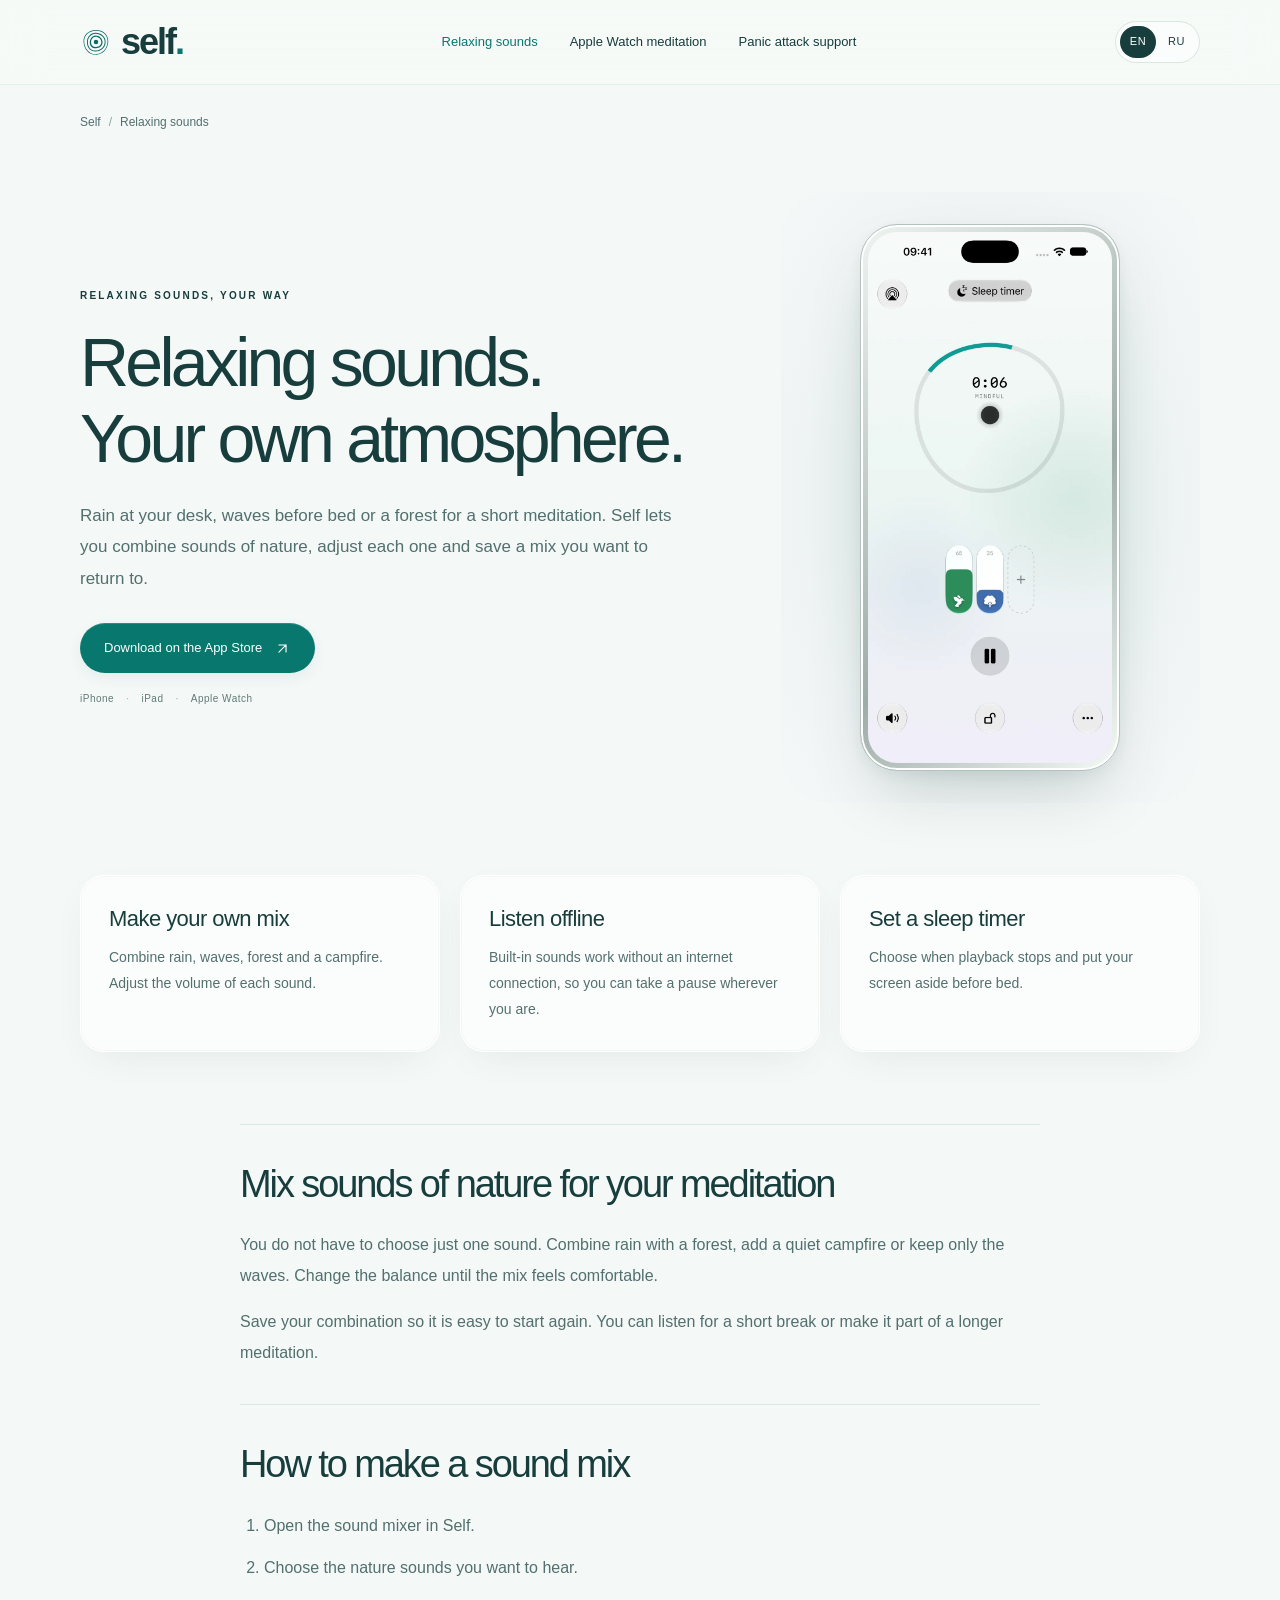
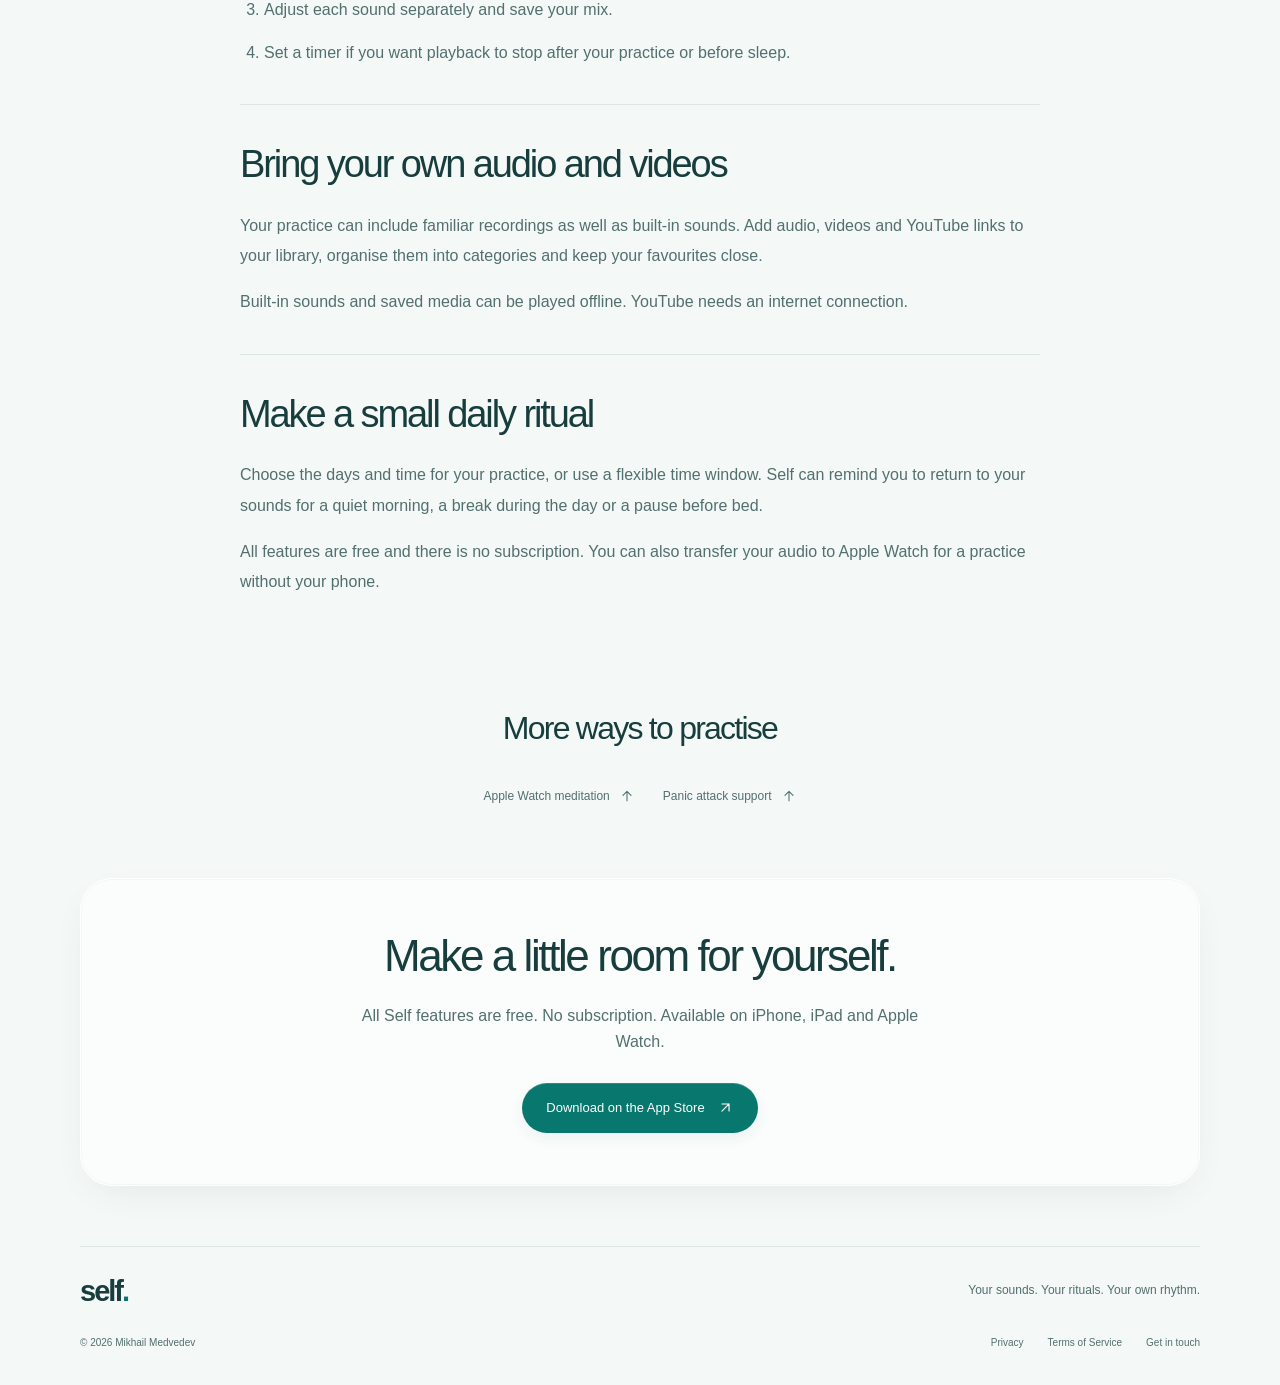
<file: relaxing-sounds/index.html>
<!DOCTYPE html>
<html lang="en">
<head>
  <meta charset="utf-8">
  <meta name="viewport" content="width=device-width, initial-scale=1">
  <meta name="color-scheme" content="light dark">
  <meta name="theme-color" content="#eff6f5" media="(prefers-color-scheme: light)">
  <meta name="theme-color" content="#101e1e" media="(prefers-color-scheme: dark)">
  <title>Relaxing Sounds &amp; Nature Sound Mixer - Self</title>
  <meta name="description" content="Mix rain, waves, forest and campfire sounds, save your favourite combinations and use a sleep timer. Free relaxing sounds for iPhone, iPad and Apple Watch.">
  <link rel="canonical" href="https://c0dedbear.github.io/self/relaxing-sounds/">
  <link rel="alternate" hreflang="en" href="https://c0dedbear.github.io/self/relaxing-sounds/">
  <link rel="alternate" hreflang="ru" href="https://c0dedbear.github.io/self/ru/relaxing-sounds/">
  <link rel="alternate" hreflang="x-default" href="https://c0dedbear.github.io/self/relaxing-sounds/">
  <meta property="og:type" content="website">
  <meta property="og:site_name" content="Self">
  <meta property="og:locale" content="en_US">
  <meta property="og:locale:alternate" content="ru_RU">
  <meta property="og:title" content="Relaxing Sounds &amp; Nature Sound Mixer - Self">
  <meta property="og:description" content="Mix rain, waves, forest and campfire sounds, save your favourite combinations and use a sleep timer. Free relaxing sounds for iPhone, iPad and Apple Watch.">
  <meta property="og:url" content="https://c0dedbear.github.io/self/relaxing-sounds/">
  <meta property="og:image" content="https://c0dedbear.github.io/self/assets/social.jpg">
  <meta property="og:image:alt" content="Self meditation and relaxing sounds app">
  <meta property="og:image:width" content="1200">
  <meta property="og:image:height" content="630">
  <meta name="twitter:card" content="summary_large_image">
  <meta name="twitter:title" content="Relaxing Sounds &amp; Nature Sound Mixer - Self">
  <meta name="twitter:description" content="Mix rain, waves, forest and campfire sounds, save your favourite combinations and use a sleep timer. Free relaxing sounds for iPhone, iPad and Apple Watch.">
  <meta name="twitter:image" content="https://c0dedbear.github.io/self/assets/social.jpg">
  <meta name="twitter:image:alt" content="Self meditation and relaxing sounds app">
  <link rel="icon" type="image/svg+xml" href="../assets/favicon.svg">
  <link rel="stylesheet" href="../assets/site.css">
  <link rel="stylesheet" href="../assets/feature.css">
  <script src="../assets/language.js" defer></script>
  <script src="../assets/analytics.js" defer></script>
  <script data-goatcounter="https://self.goatcounter.com/count" defer src="https://gc.zgo.at/count.js"></script>
  <script type="application/ld+json">
{
  "@context": "https://schema.org",
  "@graph": [
    {
      "@type": "WebPage",
      "@id": "https://c0dedbear.github.io/self/relaxing-sounds/#webpage",
      "url": "https://c0dedbear.github.io/self/relaxing-sounds/",
      "name": "Relaxing Sounds & Nature Sound Mixer - Self",
      "description": "Mix rain, waves, forest and campfire sounds, save your favourite combinations and use a sleep timer. Free relaxing sounds for iPhone, iPad and Apple Watch.",
      "inLanguage": "en",
      "about": {
        "@id": "https://c0dedbear.github.io/self/#app"
      }
    },
    {
      "@type": "BreadcrumbList",
      "itemListElement": [
        {
          "@type": "ListItem",
          "position": 1,
          "name": "Self",
          "item": "https://c0dedbear.github.io/self/"
        },
        {
          "@type": "ListItem",
          "position": 2,
          "name": "Relaxing sounds",
          "item": "https://c0dedbear.github.io/self/relaxing-sounds/"
        }
      ]
    }
  ]
}
  </script>
</head>
<body class="feature-page">
  <a class="skip-link" href="#main">Skip to content</a>
  <svg class="icon-definitions" aria-hidden="true" xmlns="http://www.w3.org/2000/svg">
    <defs>
      <symbol id="i-arrow" viewBox="0 0 24 24"><path d="M5 12h14m-6-6 6 6-6 6"/></symbol>
      <symbol id="i-external" viewBox="0 0 24 24"><path d="M7 17 17 7M7 7h10v10"/></symbol>
      <symbol id="i-sound" viewBox="0 0 24 24"><path d="M4 9v6m4-10v14m4-12v10m4-13v16m4-11v6"/></symbol>
      <symbol id="i-watch" viewBox="0 0 24 24"><rect x="5" y="5" width="14" height="14" rx="5"/><path d="m8 5 1-4h6l1 4m-8 14 1 4h6l1-4m-4-10v3l2 2"/></symbol>
      <symbol id="i-leaf" viewBox="0 0 24 24"><path d="M20 3C6 1 1 10 6 16s16-1 14-13ZM4 21 15 10"/></symbol>
      <symbol id="i-heart" viewBox="0 0 24 24"><path d="M20 13 12 21 4 13C-2 7 6-1 12 5c6-6 14 2 8 8Z"/></symbol>
      <symbol id="i-file" viewBox="0 0 24 24"><path d="M14 2H5v20h14V7Zm0 0v5h5M8 12h8M8 16h5"/></symbol>
      <symbol id="i-calendar" viewBox="0 0 24 24"><rect x="3" y="5" width="18" height="16" rx="4"/><path d="M7 2v6m10-6v6M3 11h18m-13 5h1m6 0h1"/></symbol>
      <symbol id="i-rain" viewBox="0 0 24 24"><path d="M6 15H5a4 4 0 1 1 1-8 6 6 0 0 1 11 0 4 4 0 1 1 2 8h-1M8 17l-1 3m6-3-1 3m6-3-1 3"/></symbol>
      <symbol id="i-tree" viewBox="0 0 24 24"><path d="m12 2 7 8h-4l6 7H3l6-7H5Zm0 15v5"/></symbol>
      <symbol id="i-wave" viewBox="0 0 24 24"><path d="M2 7q3-4 7 0t7 0 6 0M2 12q3-4 7 0t7 0 6 0M2 17q3-4 7 0t7 0 6 0"/></symbol>
      <symbol id="i-fire" viewBox="0 0 24 24"><path d="M12 2c3 5 0 7 4 9l2-4c6 8 2 15-6 15S1 15 6 9c0 4 3 4 3 4s-2-6 3-11Z"/></symbol>
      <symbol id="i-coffee" viewBox="0 0 24 24"><path d="M4 9h13v8a4 4 0 0 1-4 4H8a4 4 0 0 1-4-4Zm13 1h2a3 3 0 1 1 0 6h-2M7 2v3m4-3v3m4-3v3"/></symbol>
      <symbol id="i-offline" viewBox="0 0 24 24"><path d="M3 3l18 18M2 8a17 17 0 0 1 3-2m3-1a17 17 0 0 1 14 3M5 12a11 11 0 0 1 3-2m4-1a11 11 0 0 1 7 3M8 16a6 6 0 0 1 7-1M12 20h.01"/></symbol>
      <symbol id="i-menu" viewBox="0 0 24 24"><path d="M4 8h16M4 16h16"/></symbol>
    </defs>
  </svg>
  <header class="site-header">
    <div class="header-inner container">
      <a class="wordmark" href="../" aria-label="Self"><img src="../assets/mark.svg" width="32" height="32" alt=""><span>self<span class="wordmark-dot">.</span></span></a>
      <nav class="desktop-nav" aria-label="Navigation"><a href="./" aria-current="page">Relaxing sounds</a><a href="../apple-watch-meditation/">Apple Watch meditation</a><a href="../panic-attack-support/">Panic attack support</a></nav>
      <div class="header-actions"><nav class="language-switch" aria-label="Language"><a href="./" data-language="en" lang="en" hreflang="en" aria-label="English" aria-current="page">EN</a><a href="../ru/relaxing-sounds/" data-language="ru" lang="ru" hreflang="ru" aria-label="Русский">RU</a></nav><details class="mobile-menu"><summary aria-label="Menu"><svg class="icon" aria-hidden="true"><use href="#i-menu"/></svg></summary><nav aria-label="Navigation"><a href="./" aria-current="page">Relaxing sounds</a><a href="../apple-watch-meditation/">Apple Watch meditation</a><a href="../panic-attack-support/">Panic attack support</a></nav></details></div>
    </div>
  </header>
  <main id="main">
    <nav class="breadcrumbs container" aria-label="Breadcrumbs"><ol><li><a href="../">Self</a></li><li aria-current="page">Relaxing sounds</li></ol></nav>
    <section class="topic-hero container" aria-labelledby="topic-title">
      <div><span class="eyebrow">RELAXING SOUNDS, YOUR WAY</span><h1 id="topic-title">Relaxing sounds.<br>Your own atmosphere.</h1><p class="topic-intro">Rain at your desk, waves before bed or a forest for a short meditation. Self lets you combine sounds of nature, adjust each one and save a mix you want to return to.</p><div class="hero-actions"><a class="button button-primary" href="https://apps.apple.com/app/id6794390672" target="_blank" rel="noopener noreferrer" data-analytics-event="download_app_relaxing-sounds_hero" data-goatcounter-click="download_app_relaxing-sounds_hero_en" data-goatcounter-title="App Store: relaxing-sounds_hero" data-goatcounter-no-session="1"><span>Download on the App Store</span><svg class="icon" aria-hidden="true"><use href="#i-external"/></svg></a></div><div class="platforms"><span>iPhone</span><span>iPad</span><span>Apple Watch</span></div></div>
      <div class="topic-visual"><div class="phone-frame"><img src="../assets/player-en.webp" width="840" height="1826" alt="Self nature sound mixer with individual volume controls and a meditation timer" fetchpriority="high"></div></div>
    </section>
    <div class="topic-highlights container"><article class="topic-highlight glass-surface"><h2>Make your own mix</h2><p>Combine rain, waves, forest and a campfire. Adjust the volume of each sound.</p></article>
<article class="topic-highlight glass-surface"><h2>Listen offline</h2><p>Built-in sounds work without an internet connection, so you can take a pause wherever you are.</p></article>
<article class="topic-highlight glass-surface"><h2>Set a sleep timer</h2><p>Choose when playback stops and put your screen aside before bed.</p></article></div>
    <article class="topic-content container" aria-label="Relaxing sounds"><section class="topic-section" id="section-1" aria-labelledby="section-1-title"><h2 id="section-1-title">Mix sounds of nature for your meditation</h2><p>You do not have to choose just one sound. Combine rain with a forest, add a quiet campfire or keep only the waves. Change the balance until the mix feels comfortable.</p><p>Save your combination so it is easy to start again. You can listen for a short break or make it part of a longer meditation.</p></section>
      <section class="topic-section" id="section-2" aria-labelledby="section-2-title"><h2 id="section-2-title">How to make a sound mix</h2><ol><li>Open the sound mixer in Self.</li><li>Choose the nature sounds you want to hear.</li><li>Adjust each sound separately and save your mix.</li><li>Set a timer if you want playback to stop after your practice or before sleep.</li></ol></section>
      <section class="topic-section" id="section-3" aria-labelledby="section-3-title"><h2 id="section-3-title">Bring your own audio and videos</h2><p>Your practice can include familiar recordings as well as built-in sounds. Add audio, videos and YouTube links to your library, organise them into categories and keep your favourites close.</p><p>Built-in sounds and saved media can be played offline. YouTube needs an internet connection.</p></section>
      <section class="topic-section" id="section-4" aria-labelledby="section-4-title"><h2 id="section-4-title">Make a small daily ritual</h2><p>Choose the days and time for your practice, or use a flexible time window. Self can remind you to return to your sounds for a quiet morning, a break during the day or a pause before bed.</p><p>All features are free and there is no subscription. You can also transfer your audio to Apple Watch for a practice without your phone.</p></section></article>
    <section class="topic-related container" aria-labelledby="related-title"><h2 id="related-title">More ways to practise</h2><nav class="topic-related-links" aria-label="More ways to practise"><a class="text-link" href="../apple-watch-meditation/">Apple Watch meditation<svg class="icon" aria-hidden="true"><use href="#i-arrow"/></svg></a><a class="text-link" href="../panic-attack-support/">Panic attack support<svg class="icon" aria-hidden="true"><use href="#i-arrow"/></svg></a></nav></section>
    <section class="topic-closing container glass-surface" aria-labelledby="closing-title"><h2 id="closing-title">Make a little room for yourself.</h2><p>All Self features are free. No subscription. Available on iPhone, iPad and Apple Watch.</p><a class="button button-primary" href="https://apps.apple.com/app/id6794390672" target="_blank" rel="noopener noreferrer" data-analytics-event="download_app_relaxing-sounds_closing" data-goatcounter-click="download_app_relaxing-sounds_closing_en" data-goatcounter-title="App Store: relaxing-sounds_closing" data-goatcounter-no-session="1"><span>Download on the App Store</span><svg class="icon" aria-hidden="true"><use href="#i-external"/></svg></a></section>
  </main>
  <footer class="site-footer container"><div class="footer-top"><a class="wordmark" href="../" aria-label="Self"><span>self<span class="wordmark-dot">.</span></span></a><p>Your sounds. Your rituals. Your own rhythm.</p></div><div class="footer-bottom"><span>© <span data-year>2026</span> Mikhail Medvedev</span><nav aria-label="Useful links"><a href="../privacy/">Privacy</a><a href="../terms/">Terms of Service</a><a href="mailto:codedbear@icloud.com">Get in touch</a></nav></div></footer>
</body>
</html>
</file>
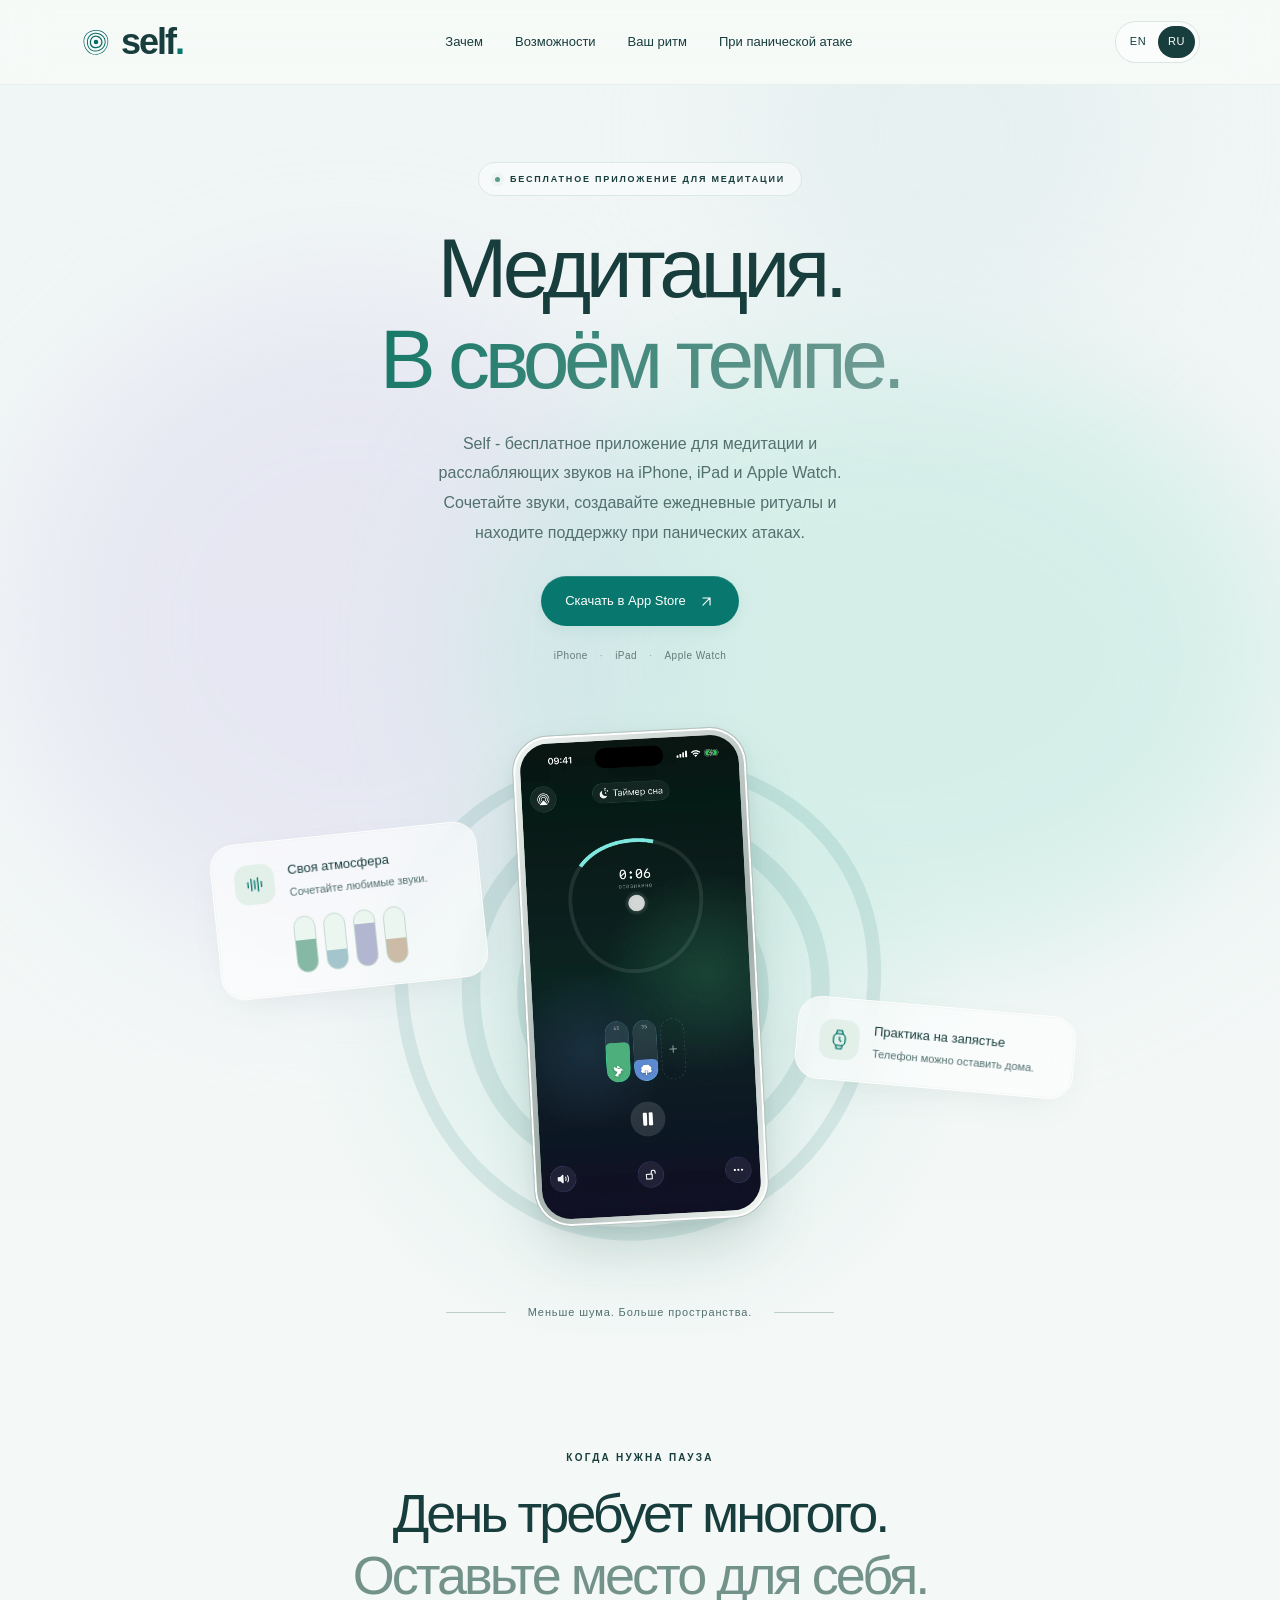
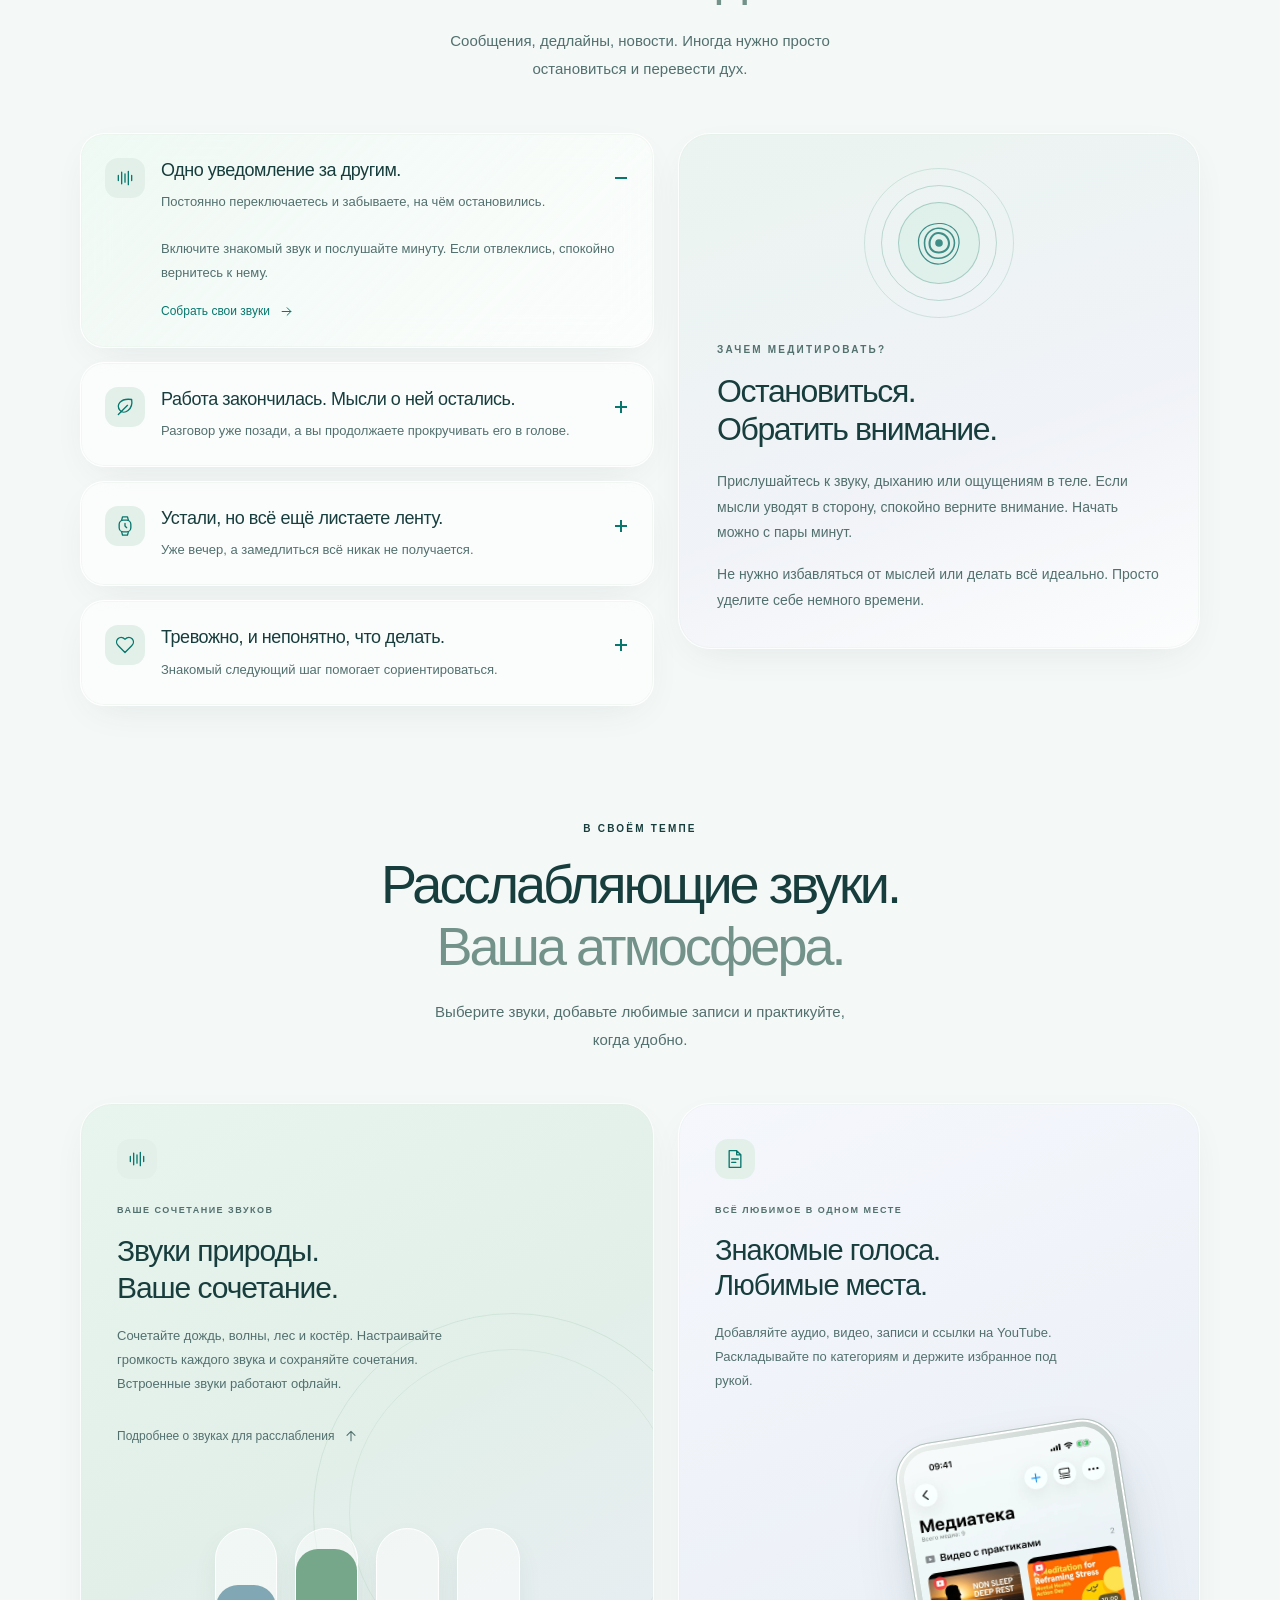
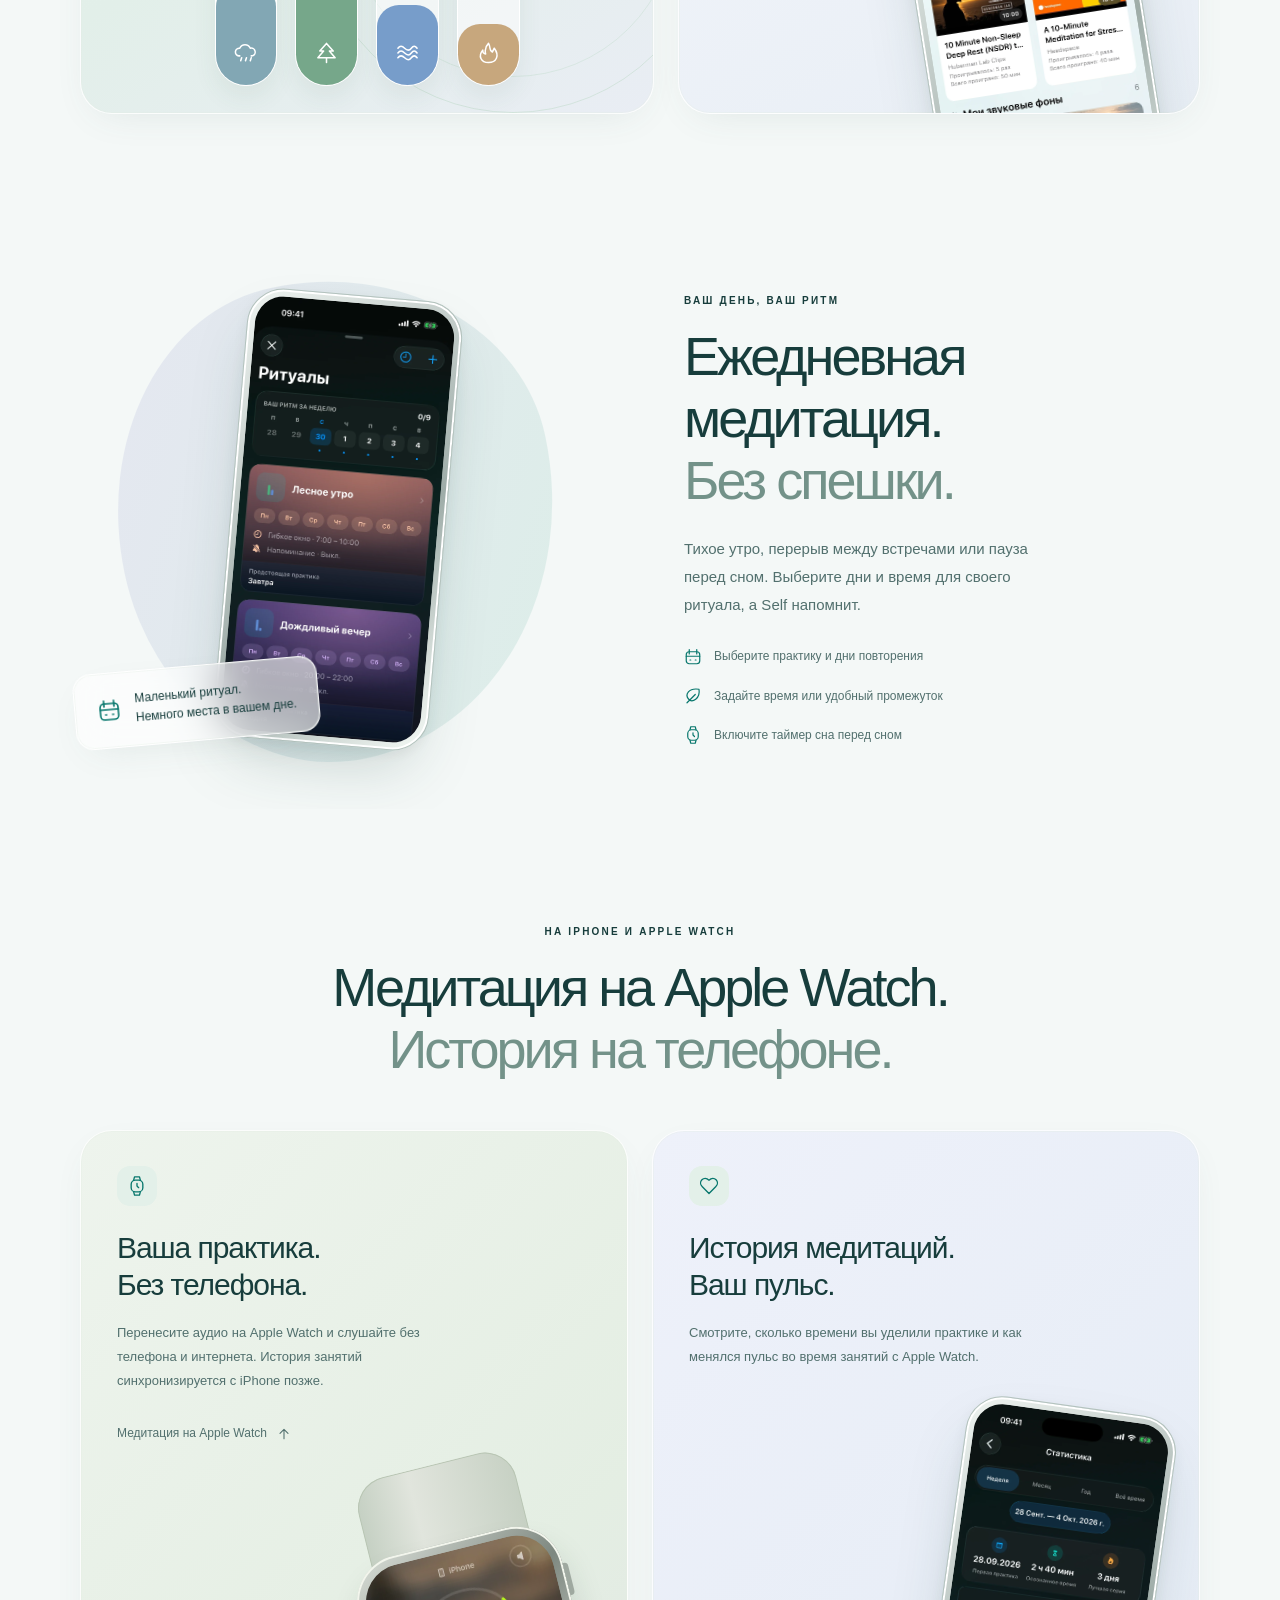
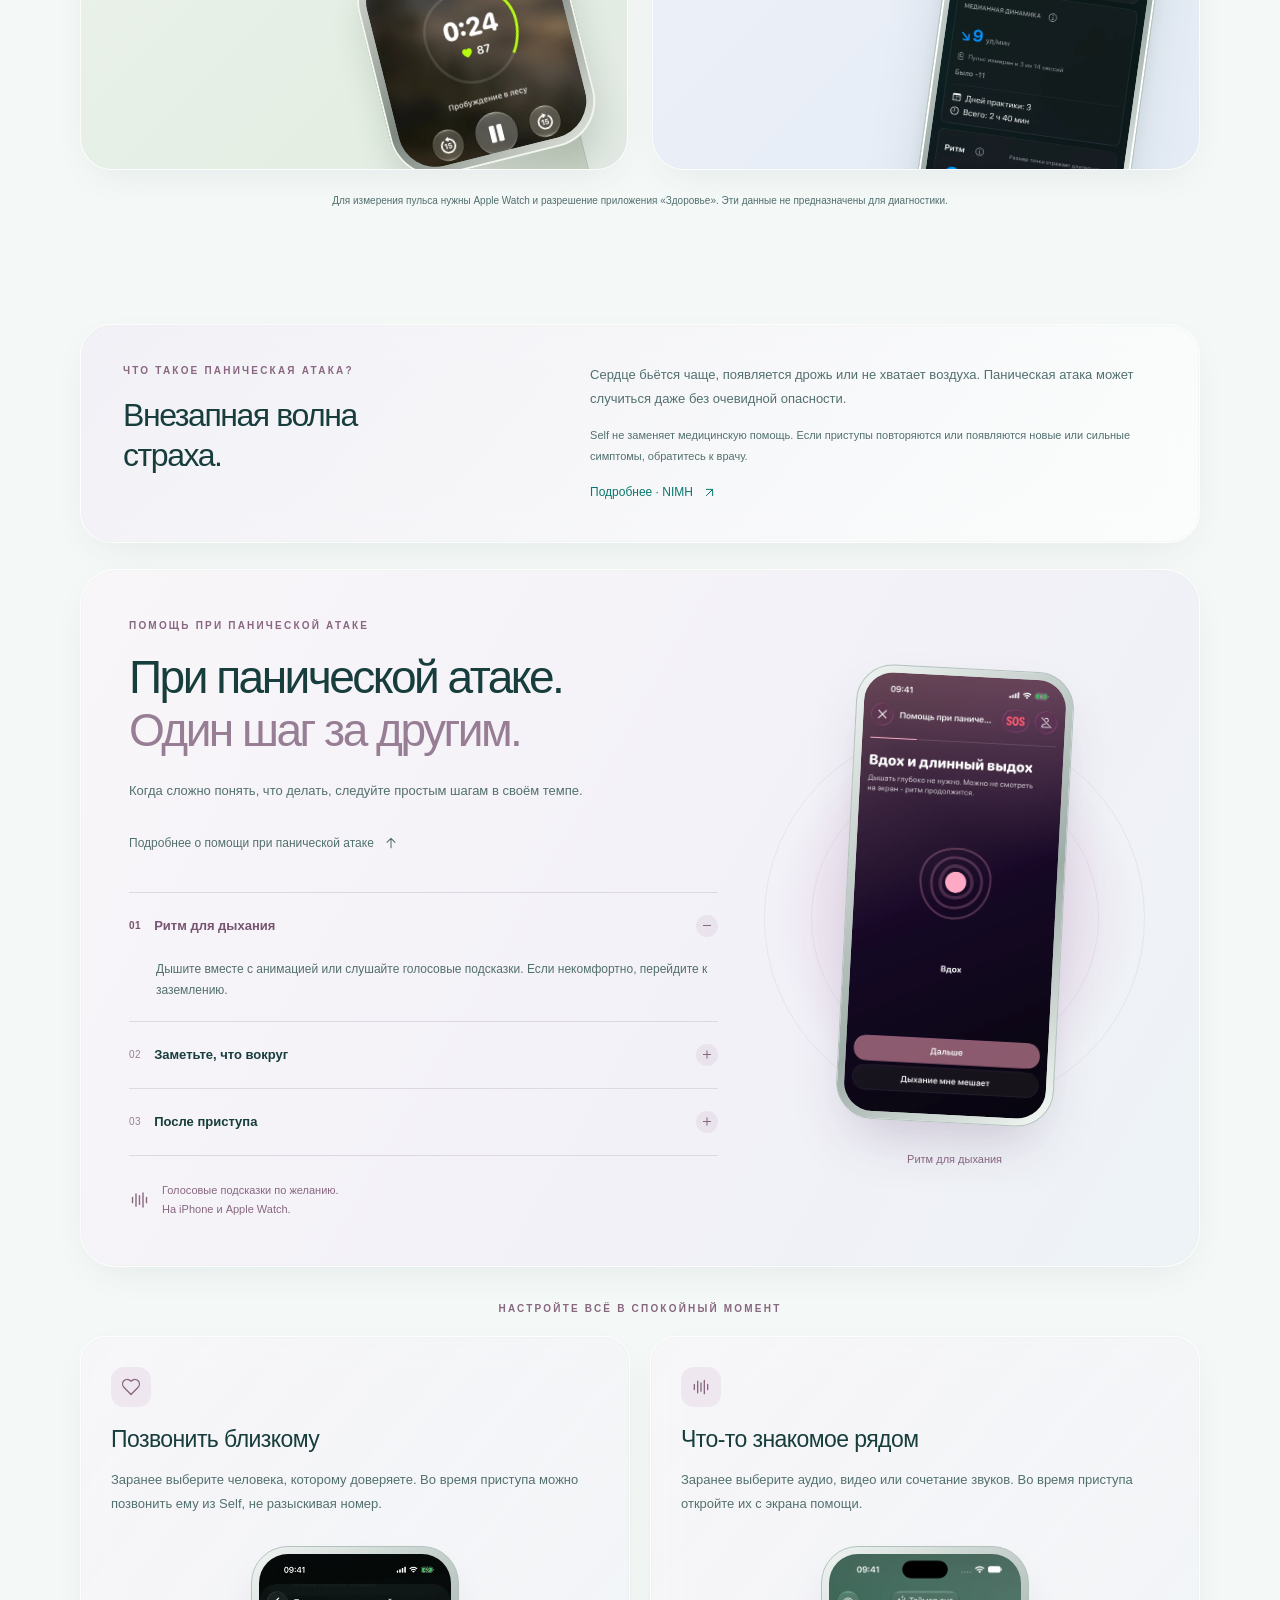
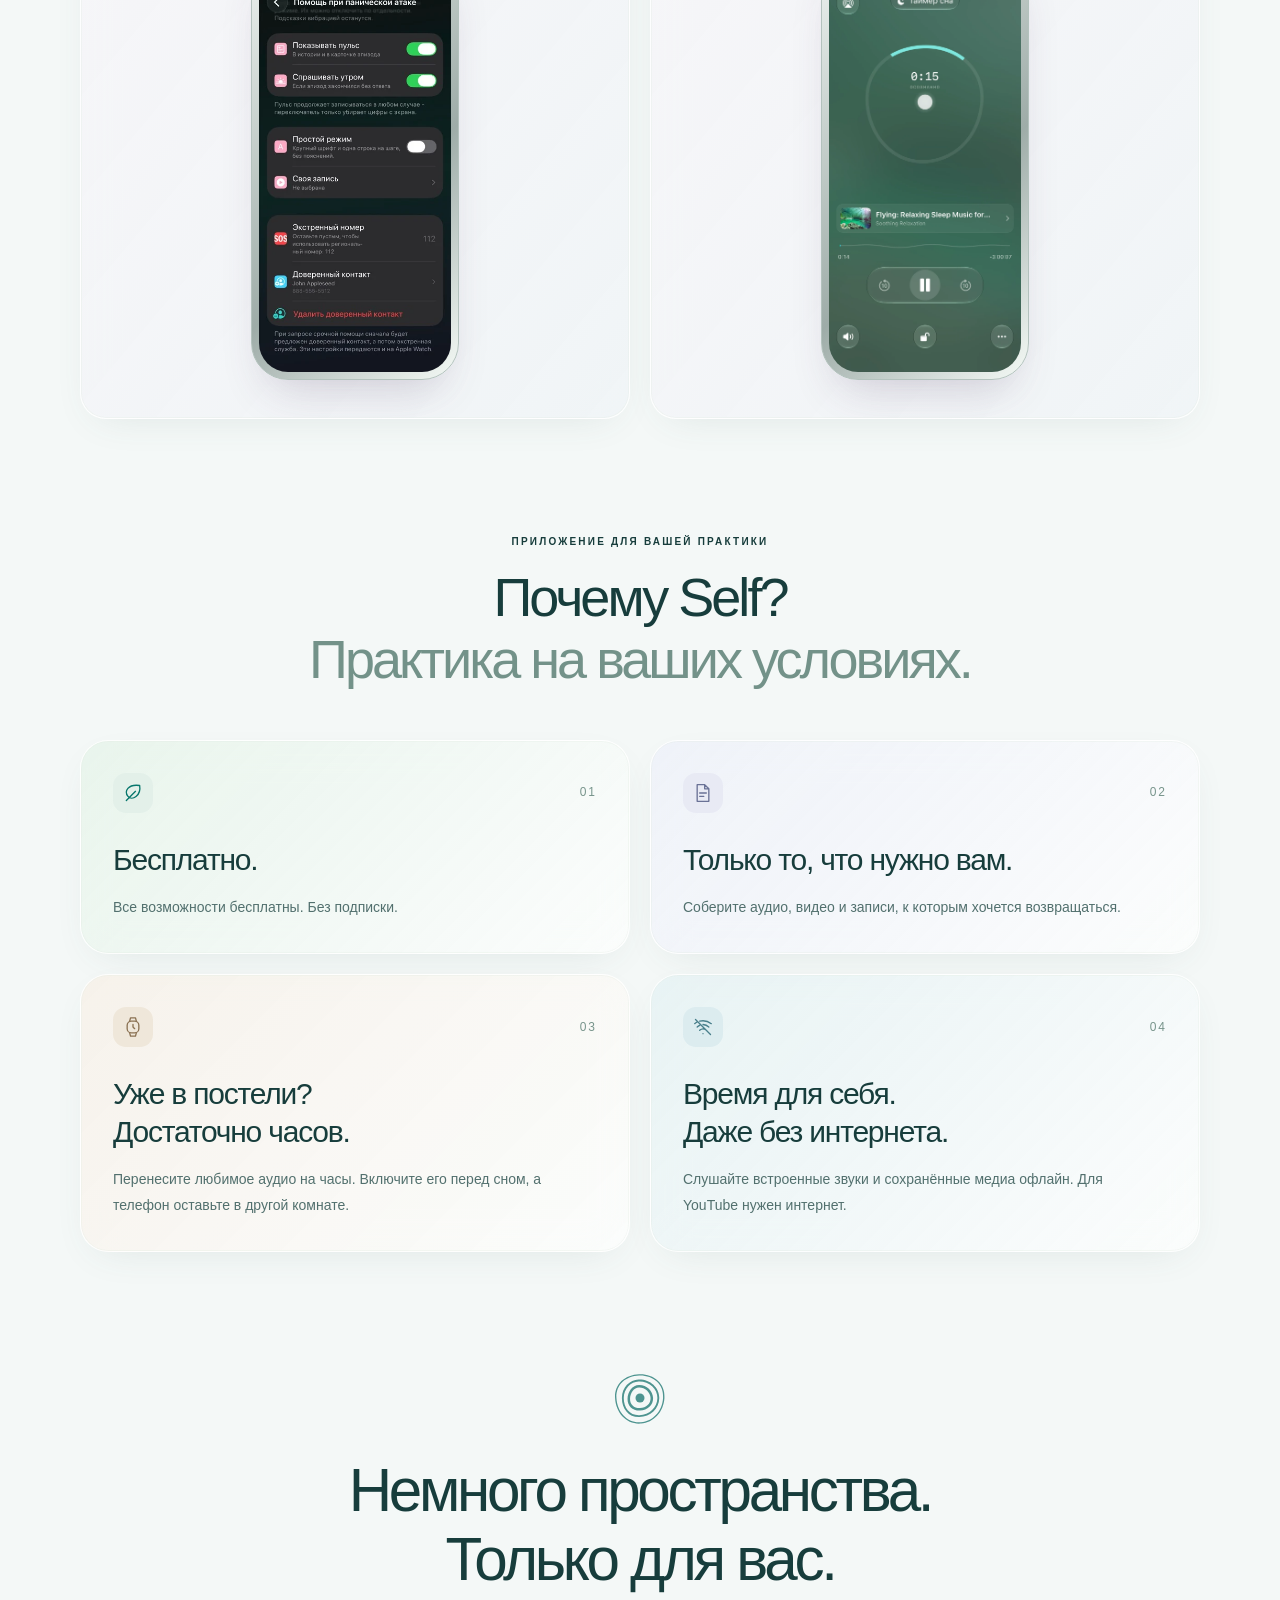
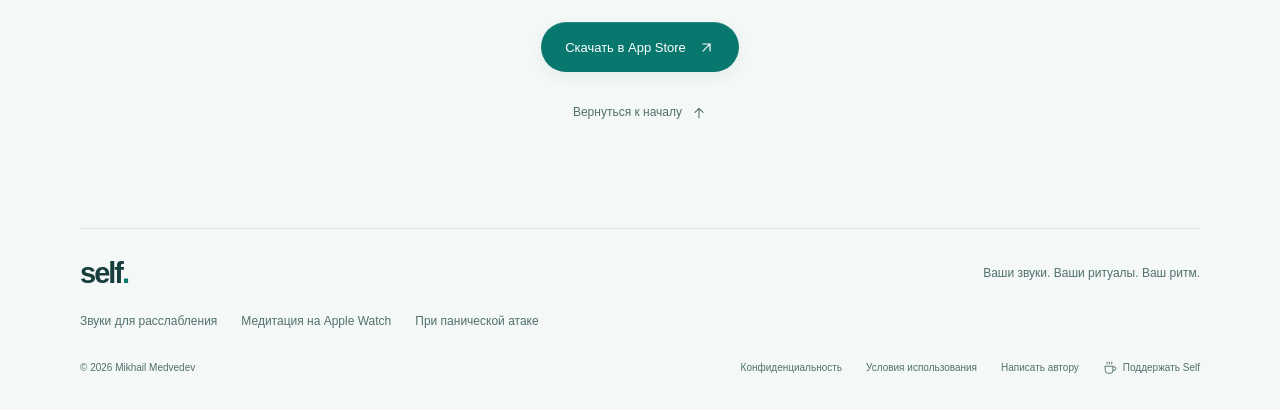
<file: ru/index.html>
<!DOCTYPE html>
<html lang="ru">
<head>
  <meta charset="utf-8">
  <meta name="viewport" content="width=device-width, initial-scale=1">
  <meta name="color-scheme" content="light dark">
  <meta name="theme-color" content="#eff6f5" media="(prefers-color-scheme: light)">
  <meta name="theme-color" content="#101e1e" media="(prefers-color-scheme: dark)">
  <title>Self - Медитация и звуки для расслабления</title>
  <meta name="description" content="Медитация, звуки природы, ежедневные ритуалы и поддержка при панических атаках. Self - бесплатно на iPhone, iPad и Apple Watch, с аудио офлайн.">
  <link rel="canonical" href="https://c0dedbear.github.io/self/ru/">
  <link rel="alternate" hreflang="en" href="https://c0dedbear.github.io/self/">
  <link rel="alternate" hreflang="ru" href="https://c0dedbear.github.io/self/ru/">
  <link rel="alternate" hreflang="x-default" href="https://c0dedbear.github.io/self/">
  <meta property="og:type" content="website">
  <meta property="og:site_name" content="Self">
  <meta property="og:locale" content="ru_RU">
  <meta property="og:locale:alternate" content="en_US">
  <meta property="og:title" content="Self - Медитация и звуки для расслабления">
  <meta property="og:description" content="Медитация, звуки природы, ежедневные ритуалы и поддержка при панических атаках. Self - бесплатно на iPhone, iPad и Apple Watch, с аудио офлайн.">
  <meta property="og:url" content="https://c0dedbear.github.io/self/ru/">
  <meta property="og:image" content="https://c0dedbear.github.io/self/assets/social.jpg">
  <meta property="og:image:alt" content="Self - приложение для медитации и звуков природы">
  <meta property="og:image:width" content="1200">
  <meta property="og:image:height" content="630">
  <meta name="twitter:card" content="summary_large_image">
  <meta name="twitter:title" content="Self - Медитация и звуки для расслабления">
  <meta name="twitter:description" content="Медитация, звуки природы, ежедневные ритуалы и поддержка при панических атаках. Self - бесплатно на iPhone, iPad и Apple Watch, с аудио офлайн.">
  <meta name="twitter:image" content="https://c0dedbear.github.io/self/assets/social.jpg">
  <meta name="twitter:image:alt" content="Self - приложение для медитации и звуков природы">
  <link rel="icon" type="image/svg+xml" href="../assets/favicon.svg">
  <link rel="stylesheet" href="../assets/site.css">
  <link rel="preload" href="../assets/mark.svg" as="image" type="image/svg+xml">
  <script src="../assets/language.js" defer></script>
  <script src="../assets/site.js" defer></script>
  <script src="../assets/analytics.js" defer></script>
  <script data-goatcounter="https://self.goatcounter.com/count" defer src="https://gc.zgo.at/count.js"></script>
  <script type="application/ld+json">
{
  "@context": "https://schema.org",
  "@graph": [
    {
      "@type": "WebPage",
      "@id": "https://c0dedbear.github.io/self/ru/#webpage",
      "url": "https://c0dedbear.github.io/self/ru/",
      "name": "Self - Медитация и звуки для расслабления",
      "description": "Медитация, звуки природы, ежедневные ритуалы и поддержка при панических атаках. Self - бесплатно на iPhone, iPad и Apple Watch, с аудио офлайн.",
      "inLanguage": "ru",
      "about": {
        "@id": "https://c0dedbear.github.io/self/#app"
      },
      "mainEntity": {
        "@id": "https://c0dedbear.github.io/self/#app"
      }
    },
    {
      "@type": "MobileApplication",
      "@id": "https://c0dedbear.github.io/self/#app",
      "name": "Self",
      "url": "https://c0dedbear.github.io/self/",
      "description": "Медитация, звуки природы, ежедневные ритуалы и поддержка при панических атаках. Self - бесплатно на iPhone, iPad и Apple Watch, с аудио офлайн.",
      "applicationCategory": "HealthApplication",
      "operatingSystem": "iOS, iPadOS, watchOS",
      "image": "https://c0dedbear.github.io/self/assets/social.jpg",
      "downloadUrl": "https://apps.apple.com/app/id6794390672",
      "isAccessibleForFree": true,
      "offers": {
        "@type": "Offer",
        "price": 0,
        "priceCurrency": "USD",
        "url": "https://apps.apple.com/app/id6794390672"
      }
    }
  ]
}
  </script>
</head>
<body>
  <a class="skip-link" href="#main">Перейти к содержимому</a>
  <svg class="icon-definitions" aria-hidden="true" xmlns="http://www.w3.org/2000/svg">
    <defs>
      <symbol id="i-arrow" viewBox="0 0 24 24"><path d="M5 12h14m-6-6 6 6-6 6"/></symbol>
      <symbol id="i-external" viewBox="0 0 24 24"><path d="M7 17 17 7M7 7h10v10"/></symbol>
      <symbol id="i-sound" viewBox="0 0 24 24"><path d="M4 9v6m4-10v14m4-12v10m4-13v16m4-11v6"/></symbol>
      <symbol id="i-watch" viewBox="0 0 24 24"><rect x="5" y="5" width="14" height="14" rx="5"/><path d="m8 5 1-4h6l1 4m-8 14 1 4h6l1-4m-4-10v3l2 2"/></symbol>
      <symbol id="i-leaf" viewBox="0 0 24 24"><path d="M20 3C6 1 1 10 6 16s16-1 14-13ZM4 21 15 10"/></symbol>
      <symbol id="i-heart" viewBox="0 0 24 24"><path d="M20 13 12 21 4 13C-2 7 6-1 12 5c6-6 14 2 8 8Z"/></symbol>
      <symbol id="i-file" viewBox="0 0 24 24"><path d="M14 2H5v20h14V7Zm0 0v5h5M8 12h8M8 16h5"/></symbol>
      <symbol id="i-calendar" viewBox="0 0 24 24"><rect x="3" y="5" width="18" height="16" rx="4"/><path d="M7 2v6m10-6v6M3 11h18m-13 5h1m6 0h1"/></symbol>
      <symbol id="i-rain" viewBox="0 0 24 24"><path d="M6 15H5a4 4 0 1 1 1-8 6 6 0 0 1 11 0 4 4 0 1 1 2 8h-1M8 17l-1 3m6-3-1 3m6-3-1 3"/></symbol>
      <symbol id="i-tree" viewBox="0 0 24 24"><path d="m12 2 7 8h-4l6 7H3l6-7H5Zm0 15v5"/></symbol>
      <symbol id="i-wave" viewBox="0 0 24 24"><path d="M2 7q3-4 7 0t7 0 6 0M2 12q3-4 7 0t7 0 6 0M2 17q3-4 7 0t7 0 6 0"/></symbol>
      <symbol id="i-fire" viewBox="0 0 24 24"><path d="M12 2c3 5 0 7 4 9l2-4c6 8 2 15-6 15S1 15 6 9c0 4 3 4 3 4s-2-6 3-11Z"/></symbol>
      <symbol id="i-coffee" viewBox="0 0 24 24"><path d="M4 9h13v8a4 4 0 0 1-4 4H8a4 4 0 0 1-4-4Zm13 1h2a3 3 0 1 1 0 6h-2M7 2v3m4-3v3m4-3v3"/></symbol>
      <symbol id="i-offline" viewBox="0 0 24 24"><path d="M3 3l18 18M2 8a17 17 0 0 1 3-2m3-1a17 17 0 0 1 14 3M5 12a11 11 0 0 1 3-2m4-1a11 11 0 0 1 7 3M8 16a6 6 0 0 1 7-1M12 20h.01"/></symbol>
      <symbol id="i-menu" viewBox="0 0 24 24"><path d="M4 8h16M4 16h16"/></symbol>
    </defs>
  </svg>

  <header class="site-header">
    <div class="header-inner container">
      <a class="wordmark" href="#" aria-label="Self"><img src="../assets/mark.svg" width="32" height="32" alt=""><span>self<span class="wordmark-dot">.</span></span></a>
      <nav class="desktop-nav" aria-label="Навигация">
        <a href="#why-self">Зачем</a><a href="#features">Возможности</a>
        <a href="#rhythm">Ваш ритм</a>
        <a href="#support">При панической атаке</a>
      </nav>
      <div class="header-actions">
        <nav class="language-switch" aria-label="Язык"><a href="../" data-language="en" lang="en" hreflang="en" aria-label="English">EN</a><a href="./" data-language="ru" lang="ru" hreflang="ru" aria-label="Русский" aria-current="page">RU</a></nav>
        <details class="mobile-menu">
          <summary aria-label="Меню"><svg class="icon" aria-hidden="true"><use href="#i-menu"/></svg></summary>
          <nav aria-label="Навигация"><a href="#why-self">Зачем</a><a href="#features">Возможности</a><a href="#rhythm">Ваш ритм</a><a href="#support">При панической атаке</a></nav>
        </details>
      </div>
    </div>
  </header>

  <main id="main">
    <section class="hero" aria-labelledby="hero-title">
      <div class="hero-wash" aria-hidden="true"><span></span><span></span><span></span></div>
      <div class="hero-content container">
        <span class="eyebrow hero-eyebrow"><span class="status-dot"></span><span>БЕСПЛАТНОЕ ПРИЛОЖЕНИЕ ДЛЯ МЕДИТАЦИИ</span></span>
        <h1 id="hero-title"><span>Медитация.</span><br><span class="gradient-text">В своём темпе.</span></h1>
        <p class="hero-description">Self - бесплатное приложение для медитации и расслабляющих звуков на iPhone, iPad и Apple Watch. Сочетайте звуки, создавайте ежедневные ритуалы и находите поддержку при панических атаках.</p>
        <div class="hero-actions"><a class="button button-primary" href="https://apps.apple.com/app/id6794390672" target="_blank" rel="noopener noreferrer" data-analytics-event="download_app_hero" data-goatcounter-click="download_app_hero_ru" data-goatcounter-title="App Store: hero" data-goatcounter-no-session="1"><span>Скачать в App Store</span><svg class="icon" aria-hidden="true"><use href="#i-external"/></svg></a></div>
        <div class="platforms"><span>iPhone</span><span>iPad</span><span>Apple Watch</span></div>
      </div>
      <div class="hero-scene container">
        <div class="scene-halo" aria-hidden="true"></div>
        <div class="scene-mark" aria-hidden="true"><img src="../assets/mark.svg" alt="" width="640" height="640"></div>
        <div class="scene-phone">
          <div class="phone-frame"><img src="../assets/player-ru.webp" width="840" height="1826" alt="Плеер звуковой атмосферы Self с таймером осознанности и настройкой отдельных звуков" fetchpriority="high"></div>
        </div>
        <div class="floating-card float-sounds glass-surface">
          <span class="tile-icon"><svg class="icon" aria-hidden="true"><use href="#i-sound"/></svg></span>
          <div><strong>Своя атмосфера</strong><span>Сочетайте любимые звуки.</span></div>
          <div class="mini-faders" aria-hidden="true"><i></i><i></i><i></i><i></i></div>
        </div>
        <div class="floating-card float-watch glass-surface"><span class="tile-icon"><svg class="icon" aria-hidden="true"><use href="#i-watch"/></svg></span><div><strong>Практика на запястье</strong><span>Телефон можно оставить дома.</span></div></div>
        <div class="scene-caption"><span class="caption-line" aria-hidden="true"></span><span>Меньше шума. Больше пространства.</span><span class="caption-line" aria-hidden="true"></span></div>
      </div>
    </section>

    <section class="container section-space everyday-section" id="why-self" aria-labelledby="everyday-title">
      <div class="section-heading" data-reveal>
        <span class="eyebrow">КОГДА НУЖНА ПАУЗА</span>
        <h2 id="everyday-title"><span>День требует многого.</span><br><span class="soft-text">Оставьте место для себя.</span></h2>
        <p>Сообщения, дедлайны, новости. Иногда нужно просто остановиться и перевести дух.</p>
      </div>
      <div class="everyday-layout">
        <div class="everyday-situations" data-reveal>
          <details class="everyday-card glass-surface" name="everyday-situations" open>
            <summary><span class="tile-icon"><svg class="icon" aria-hidden="true"><use href="#i-sound"/></svg></span><span><strong>Одно уведомление за другим.</strong><span>Постоянно переключаетесь и забываете, на чём остановились.</span></span><span class="everyday-expand" aria-hidden="true"></span></summary>
            <div class="everyday-answer"><p>Включите знакомый звук и послушайте минуту. Если отвлеклись, спокойно вернитесь к нему.</p><a class="text-link" href="#features"><span>Собрать свои звуки</span><svg class="icon" aria-hidden="true"><use href="#i-arrow"/></svg></a></div>
          </details>
          <details class="everyday-card glass-surface" name="everyday-situations">
            <summary><span class="tile-icon"><svg class="icon" aria-hidden="true"><use href="#i-leaf"/></svg></span><span><strong>Работа закончилась. Мысли о ней остались.</strong><span>Разговор уже позади, а вы продолжаете прокручивать его в голове.</span></span><span class="everyday-expand" aria-hidden="true"></span></summary>
            <div class="everyday-answer"><p>Включите любимую запись и сделайте паузу перед вечерними делами. Напоминание в Self поможет сделать это привычкой.</p><a class="text-link" href="#rhythm"><span>Создать ежедневный ритуал</span><svg class="icon" aria-hidden="true"><use href="#i-arrow"/></svg></a></div>
          </details>
          <details class="everyday-card glass-surface" name="everyday-situations">
            <summary><span class="tile-icon"><svg class="icon" aria-hidden="true"><use href="#i-watch"/></svg></span><span><strong>Устали, но всё ещё листаете ленту.</strong><span>Уже вечер, а замедлиться всё никак не получается.</span></span><span class="everyday-expand" aria-hidden="true"></span></summary>
            <div class="everyday-answer"><p>Включите дождь, волны или своё аудио. Поставьте таймер сна и отложите телефон.</p><a class="text-link" href="#features"><span>Выбрать звуки для вечера</span><svg class="icon" aria-hidden="true"><use href="#i-arrow"/></svg></a></div>
          </details>
          <details class="everyday-card glass-surface" name="everyday-situations">
            <summary><span class="tile-icon"><svg class="icon" aria-hidden="true"><use href="#i-heart"/></svg></span><span><strong>Тревожно, и непонятно, что делать.</strong><span>Знакомый следующий шаг помогает сориентироваться.</span></span><span class="everyday-expand" aria-hidden="true"></span></summary>
            <div class="everyday-answer"><p>Заранее выберите близкого человека и любимое аудио. Во время приступа под рукой будут подсказки для дыхания, упражнения на заземление и возможность позвонить.</p><a class="text-link" href="#support"><span>Посмотреть, как Self может помочь</span><svg class="icon" aria-hidden="true"><use href="#i-arrow"/></svg></a></div>
          </details>
        </div>
        <aside class="practice-meaning glass-surface" aria-labelledby="practice-meaning-title" data-reveal>
          <div class="practice-orbit" aria-hidden="true"><span></span><span></span><span></span><img src="../assets/mark.svg" width="64" height="64" alt=""></div>
          <span class="eyebrow">ЗАЧЕМ МЕДИТИРОВАТЬ?</span>
          <h3 id="practice-meaning-title">Остановиться.<br>Обратить внимание.</h3>
          <p>Прислушайтесь к звуку, дыханию или ощущениям в теле. Если мысли уводят в сторону, спокойно верните внимание. Начать можно с пары минут.</p>
          <p>Не нужно избавляться от мыслей или делать всё идеально. Просто уделите себе немного времени.</p>
        </aside>
      </div>
    </section>

    <section class="intro container section-space" id="features" aria-labelledby="intro-title">
      <div class="section-heading" data-reveal>
        <span class="eyebrow">В СВОЁМ ТЕМПЕ</span>
        <h2 id="intro-title"><span>Расслабляющие звуки.</span><br><span class="soft-text">Ваша атмосфера.</span></h2>
        <p>Выберите звуки, добавьте любимые записи и практикуйте, когда удобно.</p>
      </div>
      <div class="feature-grid">
        <article class="feature-card sound-card glass-surface" data-reveal>
          <div class="feature-copy"><span class="tile-icon"><svg class="icon" aria-hidden="true"><use href="#i-sound"/></svg></span><span class="eyebrow">ВАШЕ СОЧЕТАНИЕ ЗВУКОВ</span><h3>Звуки природы.<br>Ваше сочетание.</h3><p>Сочетайте дождь, волны, лес и костёр. Настраивайте громкость каждого звука и сохраняйте сочетания. Встроенные звуки работают офлайн.</p><a class="text-link" href="relaxing-sounds/"><span>Подробнее о звуках для расслабления</span><svg class="icon" aria-hidden="true"><use href="#i-arrow"/></svg></a></div>
          <div class="sound-art" aria-hidden="true"><div class="sound-orbit"></div><div class="sound-bars"><div class="sound-bar rain"><span></span><svg class="icon"><use href="#i-rain"/></svg></div><div class="sound-bar forest"><span></span><svg class="icon"><use href="#i-tree"/></svg></div><div class="sound-bar waves"><span></span><svg class="icon"><use href="#i-wave"/></svg></div><div class="sound-bar fire"><span></span><svg class="icon"><use href="#i-fire"/></svg></div></div></div>
        </article>
        <article class="feature-card library-card glass-surface" data-reveal>
          <div class="feature-copy"><span class="tile-icon"><svg class="icon" aria-hidden="true"><use href="#i-file"/></svg></span><span class="eyebrow">ВСЁ ЛЮБИМОЕ В ОДНОМ МЕСТЕ</span><h3>Знакомые голоса.<br>Любимые места.</h3><p>Добавляйте аудио, видео, записи и ссылки на YouTube. Раскладывайте по категориям и держите избранное под рукой.</p></div>
          <div class="card-device"><div class="phone-frame"><img src="../assets/library-ru.webp" width="840" height="1826" alt="Медиатека Self с личными аудио и видео YouTube" loading="lazy" decoding="async"></div></div>
        </article>
      </div>
    </section>

    <section class="rhythm-section section-space" id="rhythm" aria-labelledby="rhythm-title">
      <div class="container rhythm-layout">
        <div class="rhythm-visual" data-reveal><div class="rhythm-blob" aria-hidden="true"></div><div class="phone-frame"><img src="../assets/rituals-ru.webp" width="840" height="1826" alt="Расписание ритуалов Self с гибким временем практики" loading="lazy" decoding="async"></div><div class="ritual-note glass-surface"><svg class="icon" aria-hidden="true"><use href="#i-calendar"/></svg><span>Маленький ритуал.<br>Немного места в вашем дне.</span></div></div>
        <div class="rhythm-copy" data-reveal><span class="eyebrow">ВАШ ДЕНЬ, ВАШ РИТМ</span><h2 id="rhythm-title"><span>Ежедневная медитация.</span><br><span class="soft-text">Без спешки.</span></h2><p>Тихое утро, перерыв между встречами или пауза перед сном. Выберите дни и время для своего ритуала, а Self напомнит.</p><ul class="detail-list"><li><svg class="icon" aria-hidden="true"><use href="#i-calendar"/></svg><span>Выберите практику и дни повторения</span></li><li><svg class="icon" aria-hidden="true"><use href="#i-leaf"/></svg><span>Задайте время или удобный промежуток</span></li><li><svg class="icon" aria-hidden="true"><use href="#i-watch"/></svg><span>Включите таймер сна перед сном</span></li></ul></div>
      </div>
    </section>

    <section class="container section-space" aria-labelledby="devices-title">
      <div class="section-heading" data-reveal><span class="eyebrow">НА IPHONE И APPLE WATCH</span><h2 id="devices-title"><span>Медитация на Apple Watch.</span><br><span class="soft-text">История на телефоне.</span></h2></div>
      <div class="feature-grid devices-grid">
        <article class="feature-card watch-card glass-surface" data-reveal><div class="feature-copy"><span class="tile-icon"><svg class="icon" aria-hidden="true"><use href="#i-watch"/></svg></span><h3>Ваша практика.<br>Без телефона.</h3><p>Перенесите аудио на Apple Watch и слушайте без телефона и интернета. История занятий синхронизируется с iPhone позже.</p><a class="text-link" href="apple-watch-meditation/"><span>Медитация на Apple Watch</span><svg class="icon" aria-hidden="true"><use href="#i-arrow"/></svg></a></div><div class="watch-stage"><div class="watch-strap" aria-hidden="true"></div><div class="watch-frame"><img src="../assets/watch-ru.webp" width="416" height="496" alt="Плеер практики Self на Apple Watch" loading="lazy" decoding="async"></div></div></article>
        <article class="feature-card diary-card glass-surface" data-reveal><div class="feature-copy"><span class="tile-icon"><svg class="icon" aria-hidden="true"><use href="#i-heart"/></svg></span><h3>История медитаций.<br>Ваш пульс.</h3><p>Смотрите, сколько времени вы уделили практике и как менялся пульс во время занятий с Apple Watch.</p></div><div class="card-device"><div class="phone-frame"><img src="../assets/diary-ru.webp" width="840" height="1826" alt="Дневник Self с минутами осознанности и динамикой пульса" loading="lazy" decoding="async"></div></div></article>
      </div>
      <p class="feature-note">Для измерения пульса нужны Apple Watch и разрешение приложения «Здоровье». Эти данные не предназначены для диагностики.</p>
    </section>

    <section class="container section-space" id="support" aria-labelledby="panic-title">
      <div class="panic-context glass-surface" data-reveal>
        <div><span class="eyebrow">ЧТО ТАКОЕ ПАНИЧЕСКАЯ АТАКА?</span><h3>Внезапная волна<br>страха.</h3></div>
        <div class="panic-context-copy"><p>Сердце бьётся чаще, появляется дрожь или не хватает воздуха. Паническая атака может случиться даже без очевидной опасности.</p><p class="panic-context-care">Self не заменяет медицинскую помощь. Если приступы повторяются или появляются новые или сильные симптомы, обратитесь к врачу.</p><a class="text-link" href="https://www.nimh.nih.gov/health/publications/panic-disorder-when-fear-overwhelms" target="_blank" rel="noopener noreferrer"><span>Подробнее · NIMH</span><svg class="icon" aria-hidden="true"><use href="#i-external"/></svg></a></div>
      </div>
      <div class="panic-panel glass-surface" data-reveal>
        <div class="panic-copy">
          <span class="eyebrow">ПОМОЩЬ ПРИ ПАНИЧЕСКОЙ АТАКЕ</span>
          <h2 id="panic-title"><span>При панической атаке.</span><br><span class="soft-text">Один шаг за другим.</span></h2>
          <p class="panic-intro">Когда сложно понять, что делать, следуйте простым шагам в своём темпе.</p><a class="text-link" href="panic-attack-support/"><span>Подробнее о помощи при панической атаке</span><svg class="icon" aria-hidden="true"><use href="#i-arrow"/></svg></a>
          <div class="panic-mechanics">
            <details name="panic-steps" data-panic-step="breathing" open>
              <summary><span class="panic-step" aria-hidden="true">01</span><span data-panic-label>Ритм для дыхания</span><span class="panic-expand" aria-hidden="true"></span></summary>
              <p>Дышите вместе с анимацией или слушайте голосовые подсказки. Если некомфортно, перейдите к заземлению.</p>
              <div class="panic-step-visual"><div class="phone-frame"><img src="../assets/panic-ru.webp" width="840" height="1826" alt="Экран помощи при панической атаке в Self с ритмом дыхания" loading="lazy" decoding="async"></div></div>
            </details>
            <details name="panic-steps" data-panic-step="grounding">
              <summary><span class="panic-step" aria-hidden="true">02</span><span data-panic-label>Заметьте, что вокруг</span><span class="panic-expand" aria-hidden="true"></span></summary>
              <p>Посмотрите на предметы рядом, прислушайтесь к звукам, почувствуйте стопы на полу. Любой шаг можно повторить или пропустить.</p>
              <div class="panic-step-visual"><div class="phone-frame"><img src="../assets/panic-grounding-ru.webp" width="840" height="1826" alt="Задание для заземления в Self с фокусом на предметах вокруг" loading="lazy" decoding="async"></div></div>
            </details>
            <details name="panic-steps" data-panic-step="reflection">
              <summary><span class="panic-step" aria-hidden="true">03</span><span data-panic-label>После приступа</span><span class="panic-expand" aria-hidden="true"></span></summary>
              <p>Отметьте, что произошло и сколько длился приступ. Добавьте заметку и доступные данные пульса. Вернитесь к записям позже или сохраните их в PDF или CSV, выбрав нужные подробности.</p>
              <div class="panic-step-visual"><div class="phone-frame"><img src="../assets/panic-reflection-ru.webp" width="840" height="1826" alt="Экран Self для отметок об обстоятельствах после эпизода" loading="lazy" decoding="async"></div></div>
            </details>
          </div>
          <div class="panic-voice"><svg class="icon" aria-hidden="true"><use href="#i-sound"/></svg><p>Голосовые подсказки по желанию.<br>На iPhone и Apple Watch.</p></div>
        </div>
        <div class="panic-visual">
          <div class="panic-orbit" aria-hidden="true"></div>
          <div class="phone-frame panic-screen-stack" id="panic-screens">
            <img class="panic-screen is-active" data-panic-screen="breathing" src="../assets/panic-ru.webp" width="840" height="1826" alt="Экран помощи при панической атаке в Self с ритмом дыхания" loading="lazy" decoding="async">
            <img class="panic-screen" data-panic-screen="grounding" src="../assets/panic-grounding-ru.webp" width="840" height="1826" alt="Задание для заземления в Self с фокусом на предметах вокруг" aria-hidden="true" loading="lazy" decoding="async">
            <img class="panic-screen" data-panic-screen="reflection" src="../assets/panic-reflection-ru.webp" width="840" height="1826" alt="Экран Self для отметок об обстоятельствах после эпизода" aria-hidden="true" loading="lazy" decoding="async">
          </div>
          <span class="panic-caption">Ритм для дыхания</span>
        </div>
      </div>
      <div class="panic-preparation" data-reveal>
        <p class="eyebrow">НАСТРОЙТЕ ВСЁ В СПОКОЙНЫЙ МОМЕНТ</p>
        <div class="panic-personal-grid">
          <article class="panic-personal-card glass-surface"><span class="tile-icon"><svg class="icon" aria-hidden="true"><use href="#i-heart"/></svg></span><h3>Позвонить близкому</h3><p>Заранее выберите человека, которому доверяете. Во время приступа можно позвонить ему из Self, не разыскивая номер.</p><div class="panic-card-visual"><div class="phone-frame"><img src="../assets/panic-contact-ru.webp" width="840" height="1826" alt="Настройки помощи в Self с выбранным доверенным контактом" loading="lazy" decoding="async"></div></div></article>
          <article class="panic-personal-card glass-surface"><span class="tile-icon"><svg class="icon" aria-hidden="true"><use href="#i-sound"/></svg></span><h3>Что-то знакомое рядом</h3><p>Заранее выберите аудио, видео или сочетание звуков. Во время приступа откройте их с экрана помощи.</p><div class="panic-card-visual"><div class="phone-frame"><img src="../assets/panic-personal-media-ru.webp" width="840" height="1826" alt="Плеер Self с воспроизводящимся видео Flying от Soothing Relaxation" loading="lazy" decoding="async"></div></div></article>
        </div>
      </div>
    </section>

    <section class="container section-space advantages-section" id="why-choose-self" aria-labelledby="advantages-title">
      <div class="section-heading" data-reveal>
        <span class="eyebrow">ПРИЛОЖЕНИЕ ДЛЯ ВАШЕЙ ПРАКТИКИ</span>
        <h2 id="advantages-title"><span>Почему Self?</span><br><span class="soft-text">Практика на ваших условиях.</span></h2>
      </div>
      <div class="advantages-grid">
        <article class="advantage-card advantage-free glass-surface" data-reveal>
          <div class="advantage-top"><span class="tile-icon"><svg class="icon" aria-hidden="true"><use href="#i-leaf"/></svg></span><span class="advantage-number" aria-hidden="true">01</span></div>
          <h3>Бесплатно.</h3>
          <p>Все возможности бесплатны. Без подписки.</p>
        </article>
        <article class="advantage-card advantage-library glass-surface" data-reveal>
          <div class="advantage-top"><span class="tile-icon"><svg class="icon" aria-hidden="true"><use href="#i-file"/></svg></span><span class="advantage-number" aria-hidden="true">02</span></div>
          <h3>Только то, что нужно вам.</h3>
          <p>Соберите аудио, видео и записи, к которым хочется возвращаться.</p>
        </article>
        <article class="advantage-card advantage-watch glass-surface" data-reveal>
          <div class="advantage-top"><span class="tile-icon"><svg class="icon" aria-hidden="true"><use href="#i-watch"/></svg></span><span class="advantage-number" aria-hidden="true">03</span></div>
          <h3>Уже в постели?<br>Достаточно часов.</h3>
          <p>Перенесите любимое аудио на часы. Включите его перед сном, а телефон оставьте в другой комнате.</p>
        </article>
        <article class="advantage-card advantage-offline glass-surface" data-reveal>
          <div class="advantage-top"><span class="tile-icon"><svg class="icon" aria-hidden="true"><use href="#i-offline"/></svg></span><span class="advantage-number" aria-hidden="true">04</span></div>
          <h3>Время для себя.<br>Даже без интернета.</h3>
          <p>Слушайте встроенные звуки и сохранённые медиа офлайн. Для YouTube нужен интернет.</p>
        </article>
      </div>
    </section>

    <section class="closing container" data-reveal aria-labelledby="closing-title"><img src="../assets/mark.svg" width="64" height="64" alt=""><h2 id="closing-title">Немного пространства.<br>Только для вас.</h2><div class="closing-actions"><a class="button button-primary" href="https://apps.apple.com/app/id6794390672" target="_blank" rel="noopener noreferrer" data-analytics-event="download_app_closing" data-goatcounter-click="download_app_closing_ru" data-goatcounter-title="App Store: closing" data-goatcounter-no-session="1"><span>Скачать в App Store</span><svg class="icon" aria-hidden="true"><use href="#i-external"/></svg></a></div><a class="text-link" href="#main"><span>Вернуться к началу</span><svg class="icon" aria-hidden="true"><use href="#i-arrow"/></svg></a></section>
  </main>

  <footer class="site-footer container"><div class="footer-top"><a class="wordmark" href="#" aria-label="Self"><span>self<span class="wordmark-dot">.</span></span></a><p>Ваши звуки. Ваши ритуалы. Ваш ритм.</p></div><nav class="footer-features" aria-label="Подробнее о Self"><a href="relaxing-sounds/">Звуки для расслабления</a><a href="apple-watch-meditation/">Медитация на Apple Watch</a><a href="panic-attack-support/">При панической атаке</a></nav><div class="footer-bottom"><span class="copyright">© <span data-year>2026</span> <span>Mikhail Medvedev</span></span><nav aria-label="Полезные ссылки"><a href="privacy/">Конфиденциальность</a><a href="terms/">Условия использования</a><a href="mailto:codedbear@icloud.com">Написать автору</a><a href="https://buymeacoffee.com/mikhailstories" data-analytics-event="support_author_footer" data-goatcounter-click="support_author_footer_ru" data-goatcounter-title="Buy Me a Coffee: footer" data-goatcounter-no-session="1" target="_blank" rel="noopener noreferrer" class="footer-coffee"><svg class="icon" aria-hidden="true"><use href="#i-coffee"/></svg><span>Поддержать Self</span></a></nav></div></footer>
</body>
</html>
</file>
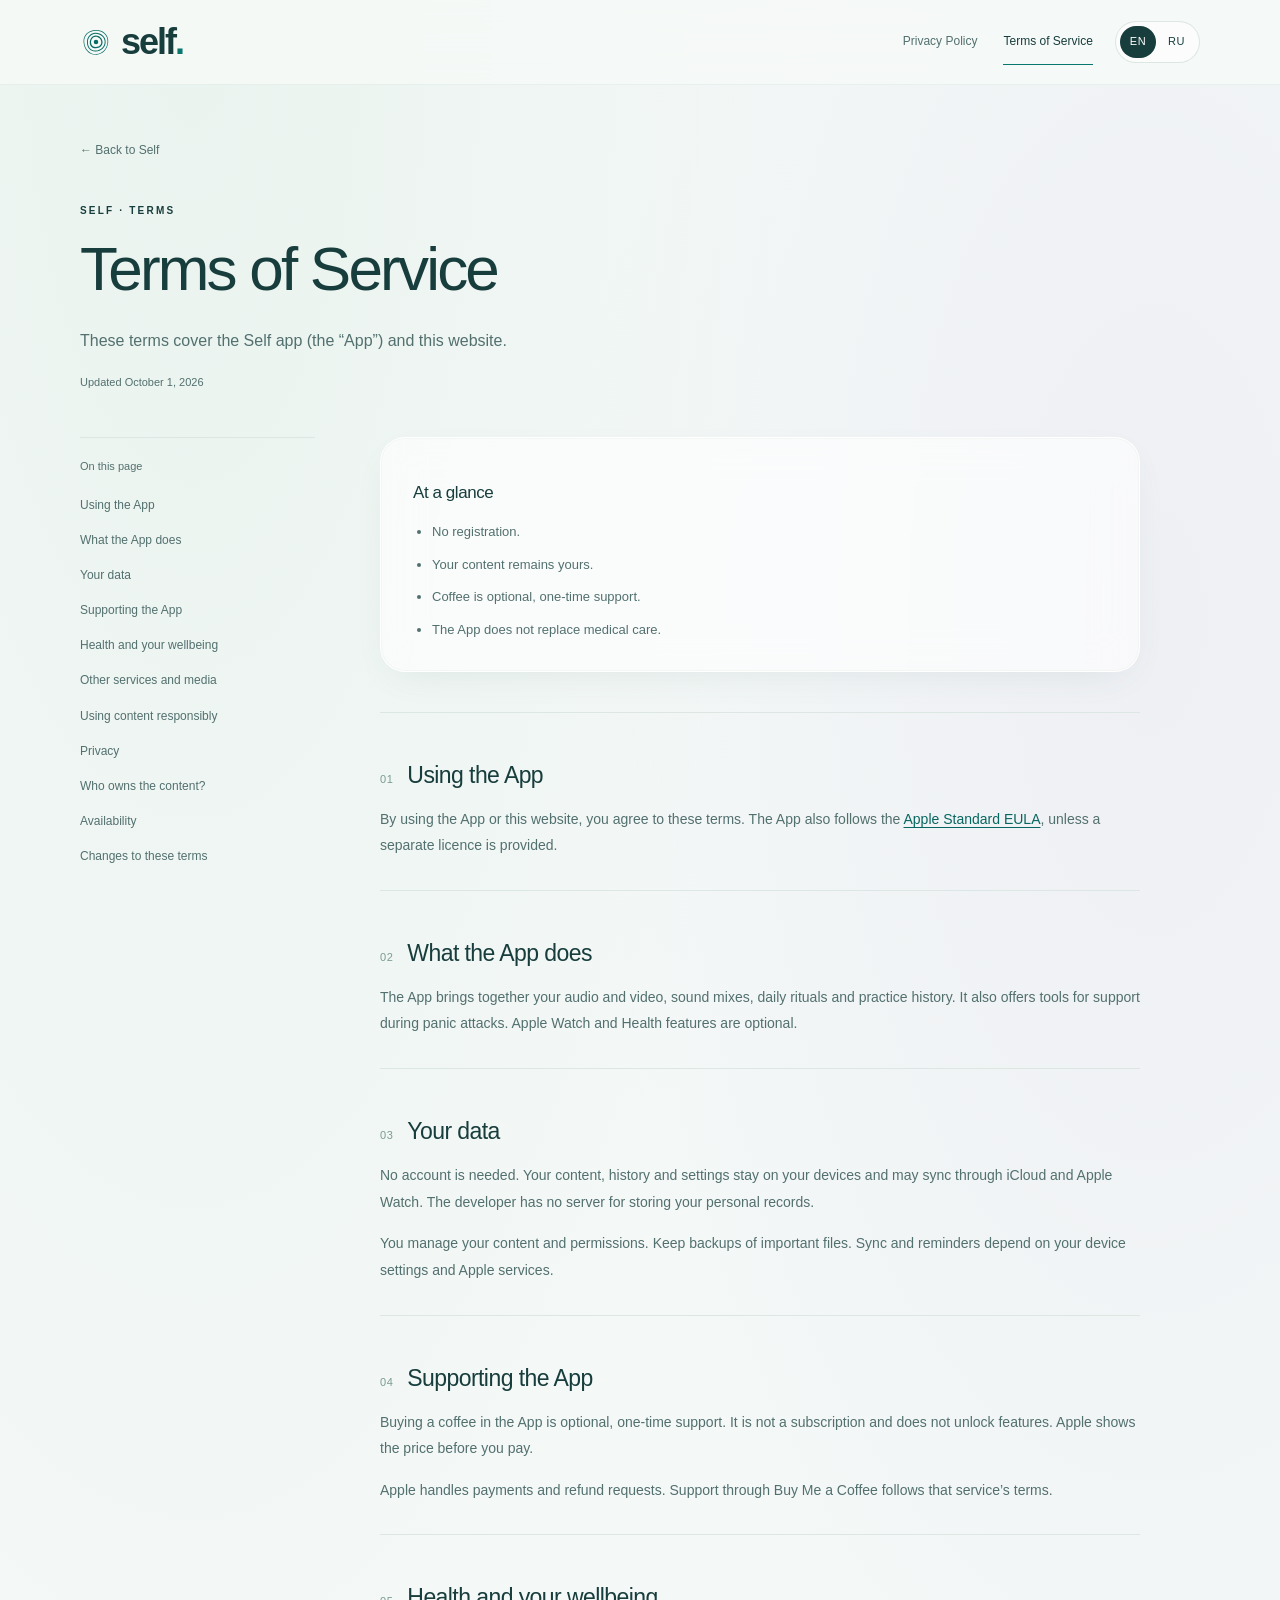
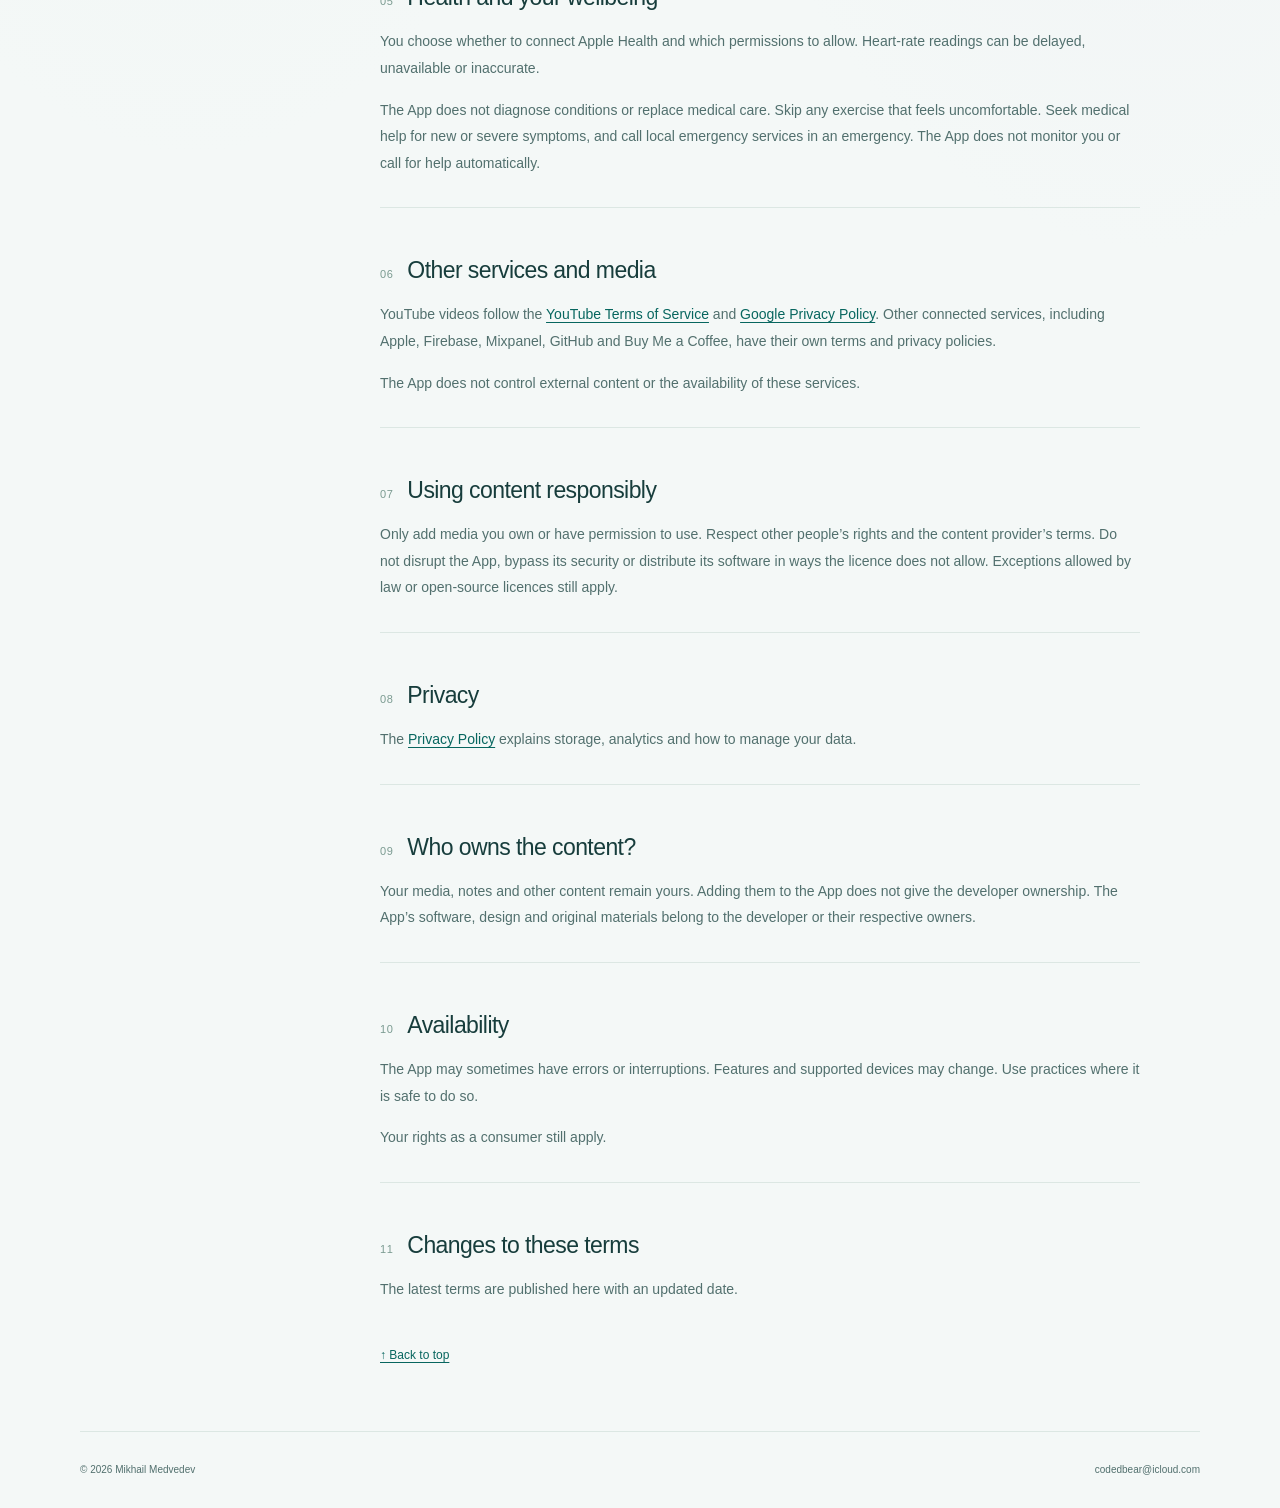
<file: terms/index.html>
<!doctype html>
<html lang="en">
<head>
  <meta charset="utf-8">
  <meta name="viewport" content="width=device-width, initial-scale=1">
  <meta name="color-scheme" content="light dark">
  <meta name="theme-color" content="#eff6f5" media="(prefers-color-scheme: light)">
  <meta name="theme-color" content="#101e1e" media="(prefers-color-scheme: dark)">
  <title>Terms of Service - Self</title>
  <meta name="description" content="These terms cover the Self app (the “App”) and this website.">
  <link rel="canonical" href="https://c0dedbear.github.io/self/terms/">
  <link rel="alternate" hreflang="en" href="https://c0dedbear.github.io/self/terms/">
  <link rel="alternate" hreflang="ru" href="https://c0dedbear.github.io/self/ru/terms/">
  <link rel="alternate" hreflang="x-default" href="https://c0dedbear.github.io/self/terms/">
  <meta property="og:type" content="website">
  <meta property="og:site_name" content="Self">
  <meta property="og:locale" content="en_US">
  <meta property="og:locale:alternate" content="ru_RU">
  <meta property="og:title" content="Terms of Service - Self">
  <meta property="og:description" content="These terms cover the Self app (the “App”) and this website.">
  <meta property="og:url" content="https://c0dedbear.github.io/self/terms/">
  <meta property="og:image" content="https://c0dedbear.github.io/self/assets/social.jpg">
  <meta property="og:image:alt" content="Self meditation and relaxing sounds app">
  <meta property="og:image:width" content="1200">
  <meta property="og:image:height" content="630">
  <meta name="twitter:card" content="summary_large_image">
  <meta name="twitter:title" content="Terms of Service - Self">
  <meta name="twitter:description" content="These terms cover the Self app (the “App”) and this website.">
  <meta name="twitter:image" content="https://c0dedbear.github.io/self/assets/social.jpg">
  <meta name="twitter:image:alt" content="Self meditation and relaxing sounds app">
  <link rel="icon" type="image/svg+xml" href="../assets/favicon.svg">
  <link rel="stylesheet" href="../assets/site.css">
  <link rel="stylesheet" href="../assets/legal.css">
  <script src="../assets/language.js" defer></script>
  <script src="../assets/analytics.js" defer></script>
  <script data-goatcounter="https://self.goatcounter.com/count" defer src="https://gc.zgo.at/count.js"></script>
  <script type="application/ld+json">
{
  "@context": "https://schema.org",
  "@graph": [
    {
      "@type": "WebPage",
      "@id": "https://c0dedbear.github.io/self/terms/#webpage",
      "url": "https://c0dedbear.github.io/self/terms/",
      "name": "Terms of Service - Self",
      "description": "These terms cover the Self app (the “App”) and this website.",
      "inLanguage": "en",
      "about": {
        "@id": "https://c0dedbear.github.io/self/#app"
      }
    }
  ]
}
  </script>
</head>
<body class="legal-page">
  <a class="skip-link" href="#main">Skip to content</a>
  <header class="site-header"><div class="header-inner container"><a class="wordmark" href="../" aria-label="Self"><img src="../assets/mark.svg" width="32" height="32" alt=""><span>self<span class="wordmark-dot">.</span></span></a><nav class="legal-nav" aria-label="Documents"><a href="../privacy/">Privacy Policy</a><a href="./" aria-current="page">Terms of Service</a></nav><nav class="language-switch" aria-label="Language"><a href="./" data-language="en" lang="en" hreflang="en" aria-label="English" aria-current="page">EN</a><a href="../ru/terms/" data-language="ru" lang="ru" hreflang="ru" aria-label="Русский">RU</a></nav></div></header>
  <main class="container" id="main">
<div class="legal-heading"><a class="legal-back" href="../">← Back to Self</a><p class="eyebrow">SELF · TERMS</p><h1>Terms of Service</h1><p class="legal-intro">These terms cover the Self app (the “App”) and this website.</p><p class="legal-date">Updated October 1, 2026</p></div>
          <div class="legal-layout"><aside class="legal-toc" aria-label="On this page"><p>On this page</p><nav><a href="#acceptance">Using the App</a><a href="#service">What the App does</a><a href="#accounts">Your data</a><a href="#support">Supporting the App</a><a href="#health">Health and your wellbeing</a><a href="#external">Other services and media</a><a href="#responsibilities">Using content responsibly</a><a href="#privacy">Privacy</a><a href="#rights">Who owns the content?</a><a href="#disclaimer">Availability</a><a href="#changes">Changes to these terms</a></nav></aside><article class="legal-content" aria-label="Terms of Service"><div class="legal-summary glass-surface"><h2>At a glance</h2><ul><li>No registration.</li><li>Your content remains yours.</li><li>Coffee is optional, one-time support.</li><li>The App does not replace medical care.</li></ul></div><section id="acceptance" class="legal-section">
              <h2><span class="legal-number" aria-hidden="true">01</span>Using the App</h2>
              <p>By using the App or this website, you agree to these terms. The App also follows the <a href="https://www.apple.com/legal/internet-services/itunes/dev/stdeula/">Apple Standard EULA</a>, unless a separate licence is provided.</p>
            </section><section id="service" class="legal-section">
              <h2><span class="legal-number" aria-hidden="true">02</span>What the App does</h2>
              <p>The App brings together your audio and video, sound mixes, daily rituals and practice history. It also offers tools for support during panic attacks. Apple Watch and Health features are optional.</p>
            </section><section id="accounts" class="legal-section">
              <h2><span class="legal-number" aria-hidden="true">03</span>Your data</h2>
              <p>No account is needed. Your content, history and settings stay on your devices and may sync through iCloud and Apple Watch. The developer has no server for storing your personal records.</p>
              <p>You manage your content and permissions. Keep backups of important files. Sync and reminders depend on your device settings and Apple services.</p>
            </section><section id="support" class="legal-section">
              <h2><span class="legal-number" aria-hidden="true">04</span>Supporting the App</h2>
              <p>Buying a coffee in the App is optional, one-time support. It is not a subscription and does not unlock features. Apple shows the price before you pay.</p>
              <p>Apple handles payments and refund requests. Support through Buy Me a Coffee follows that service’s terms.</p>
            </section><section id="health" class="legal-section">
              <h2><span class="legal-number" aria-hidden="true">05</span>Health and your wellbeing</h2>
              <p>You choose whether to connect Apple Health and which permissions to allow. Heart-rate readings can be delayed, unavailable or inaccurate.</p>
              <p>The App does not diagnose conditions or replace medical care. Skip any exercise that feels uncomfortable. Seek medical help for new or severe symptoms, and call local emergency services in an emergency. The App does not monitor you or call for help automatically.</p>
            </section><section id="external" class="legal-section">
              <h2><span class="legal-number" aria-hidden="true">06</span>Other services and media</h2>
              <p>YouTube videos follow the <a href="https://www.youtube.com/t/terms">YouTube Terms of Service</a> and <a href="https://policies.google.com/privacy">Google Privacy Policy</a>. Other connected services, including Apple, Firebase, Mixpanel, GitHub and Buy Me a Coffee, have their own terms and privacy policies.</p>
              <p>The App does not control external content or the availability of these services.</p>
            </section><section id="responsibilities" class="legal-section">
              <h2><span class="legal-number" aria-hidden="true">07</span>Using content responsibly</h2>
              <p>Only add media you own or have permission to use. Respect other people’s rights and the content provider’s terms. Do not disrupt the App, bypass its security or distribute its software in ways the licence does not allow. Exceptions allowed by law or open-source licences still apply.</p>
            </section><section id="privacy" class="legal-section">
              <h2><span class="legal-number" aria-hidden="true">08</span>Privacy</h2>
              <p>The <a href="../privacy/">Privacy Policy</a> explains storage, analytics and how to manage your data.</p>
            </section><section id="rights" class="legal-section">
              <h2><span class="legal-number" aria-hidden="true">09</span>Who owns the content?</h2>
              <p>Your media, notes and other content remain yours. Adding them to the App does not give the developer ownership. The App’s software, design and original materials belong to the developer or their respective owners.</p>
            </section><section id="disclaimer" class="legal-section">
              <h2><span class="legal-number" aria-hidden="true">10</span>Availability</h2>
              <p>The App may sometimes have errors or interruptions. Features and supported devices may change. Use practices where it is safe to do so.</p>
              <p>Your rights as a consumer still apply.</p>
            </section><section id="changes" class="legal-section">
              <h2><span class="legal-number" aria-hidden="true">11</span>Changes to these terms</h2>
              <p>The latest terms are published here with an updated date.</p>
            </section><a class="legal-back legal-end" href="#main">↑ Back to top</a></article></div>
  </main>
  <footer class="site-footer container"><div class="footer-bottom"><span>© <span data-year>2026</span> <span>Mikhail Medvedev</span></span><a href="mailto:codedbear@icloud.com">codedbear@icloud.com</a></div></footer>
</body>
</html>
</file>
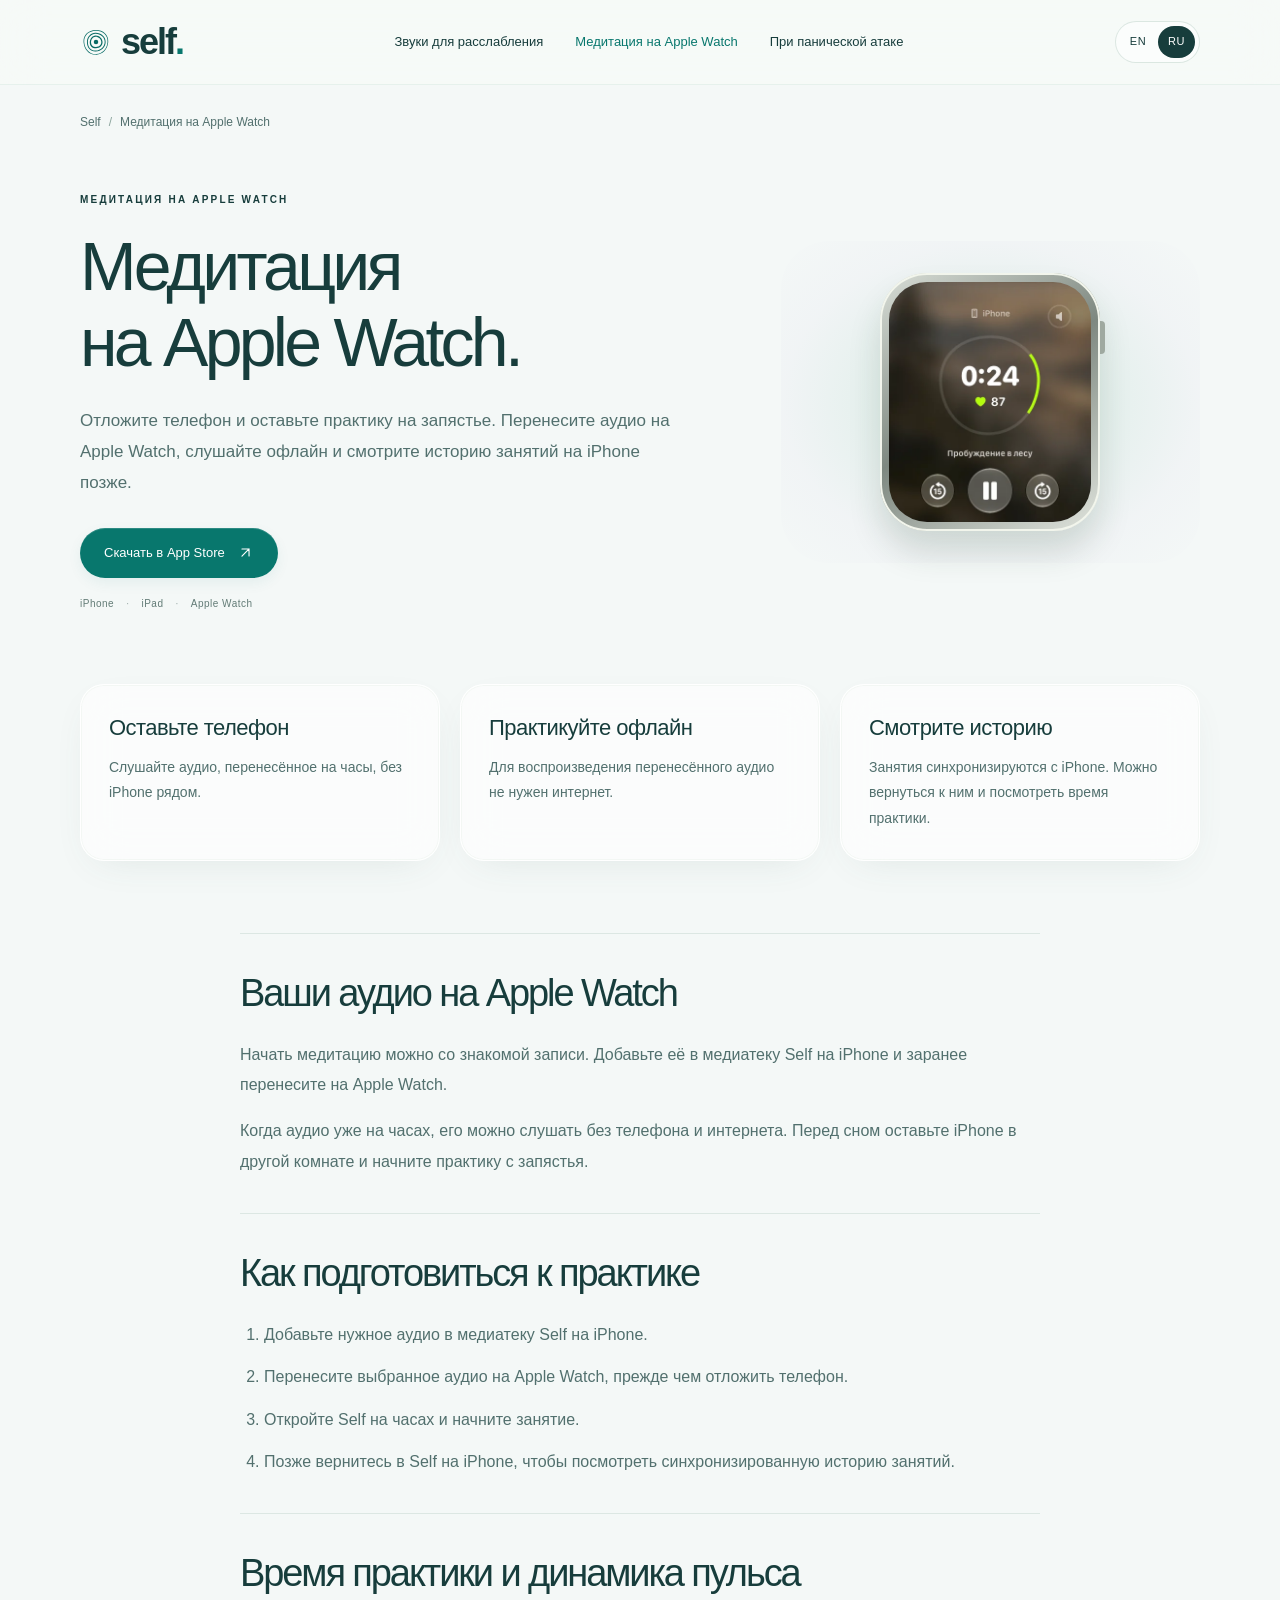
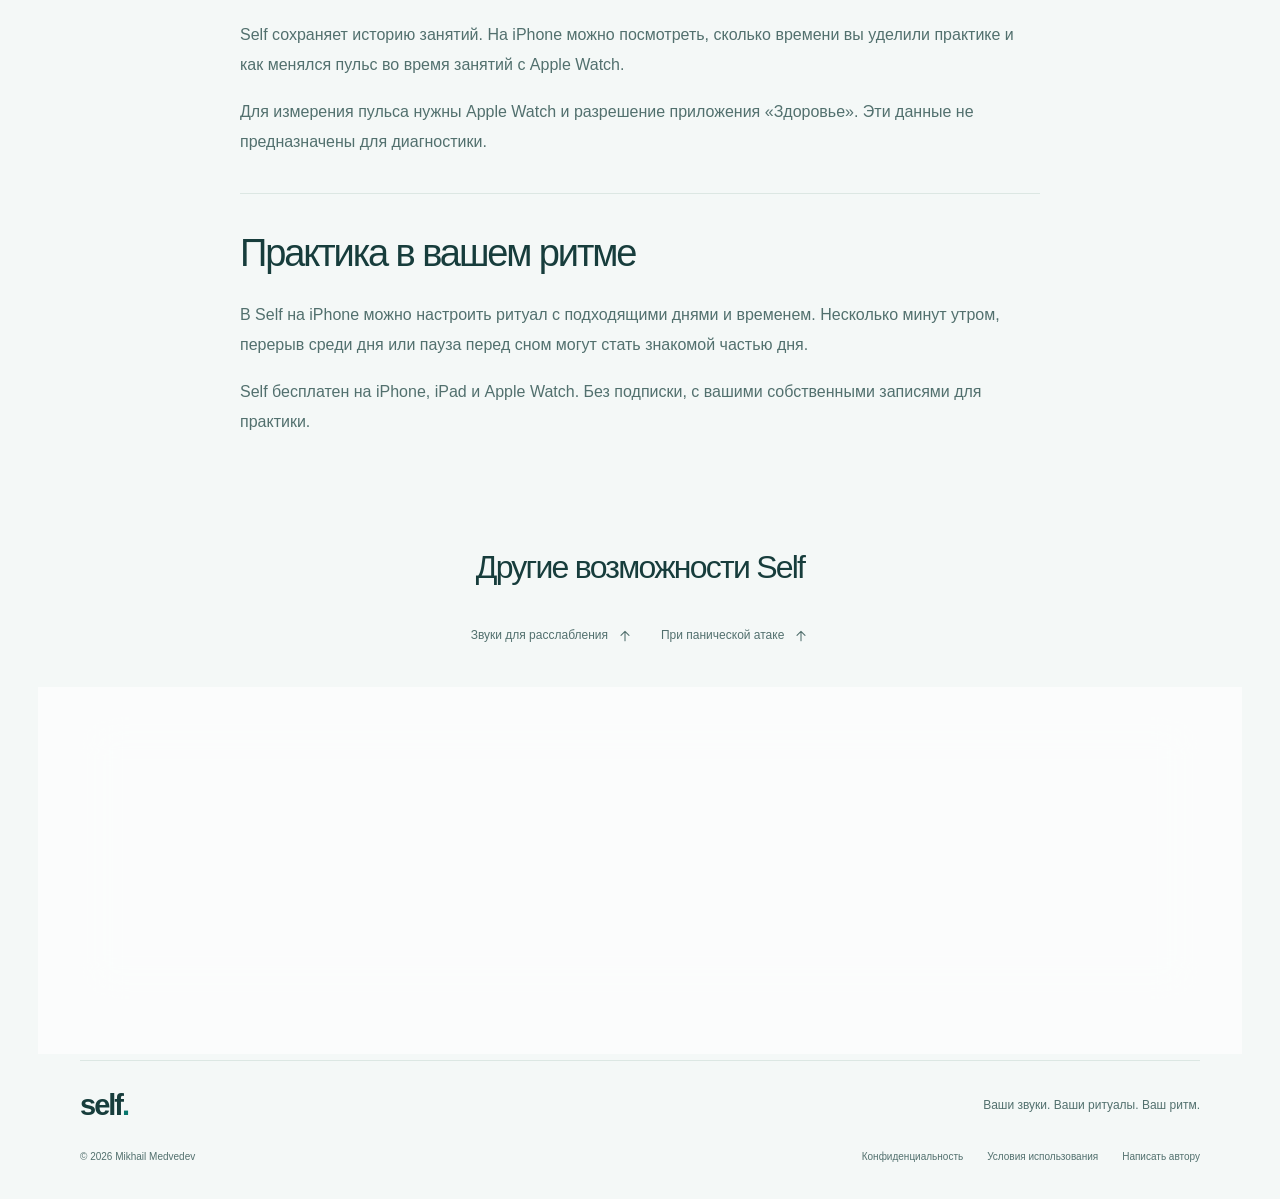
<file: ru/apple-watch-meditation/index.html>
<!DOCTYPE html>
<html lang="ru">
<head>
  <meta charset="utf-8">
  <meta name="viewport" content="width=device-width, initial-scale=1">
  <meta name="color-scheme" content="light dark">
  <meta name="theme-color" content="#eff6f5" media="(prefers-color-scheme: light)">
  <meta name="theme-color" content="#101e1e" media="(prefers-color-scheme: dark)">
  <title>Медитация на Apple Watch без телефона - Self</title>
  <meta name="description" content="Перенесите аудио на Apple Watch и медитируйте без iPhone и интернета. История занятий и динамика пульса в Self - бесплатном приложении для медитации.">
  <link rel="canonical" href="https://c0dedbear.github.io/self/ru/apple-watch-meditation/">
  <link rel="alternate" hreflang="en" href="https://c0dedbear.github.io/self/apple-watch-meditation/">
  <link rel="alternate" hreflang="ru" href="https://c0dedbear.github.io/self/ru/apple-watch-meditation/">
  <link rel="alternate" hreflang="x-default" href="https://c0dedbear.github.io/self/apple-watch-meditation/">
  <meta property="og:type" content="website">
  <meta property="og:site_name" content="Self">
  <meta property="og:locale" content="ru_RU">
  <meta property="og:locale:alternate" content="en_US">
  <meta property="og:title" content="Медитация на Apple Watch без телефона - Self">
  <meta property="og:description" content="Перенесите аудио на Apple Watch и медитируйте без iPhone и интернета. История занятий и динамика пульса в Self - бесплатном приложении для медитации.">
  <meta property="og:url" content="https://c0dedbear.github.io/self/ru/apple-watch-meditation/">
  <meta property="og:image" content="https://c0dedbear.github.io/self/assets/social.jpg">
  <meta property="og:image:alt" content="Self - приложение для медитации и звуков природы">
  <meta property="og:image:width" content="1200">
  <meta property="og:image:height" content="630">
  <meta name="twitter:card" content="summary_large_image">
  <meta name="twitter:title" content="Медитация на Apple Watch без телефона - Self">
  <meta name="twitter:description" content="Перенесите аудио на Apple Watch и медитируйте без iPhone и интернета. История занятий и динамика пульса в Self - бесплатном приложении для медитации.">
  <meta name="twitter:image" content="https://c0dedbear.github.io/self/assets/social.jpg">
  <meta name="twitter:image:alt" content="Self - приложение для медитации и звуков природы">
  <link rel="icon" type="image/svg+xml" href="../../assets/favicon.svg">
  <link rel="stylesheet" href="../../assets/site.css">
  <link rel="stylesheet" href="../../assets/feature.css">
  <script src="../../assets/language.js" defer></script>
  <script src="../../assets/analytics.js" defer></script>
  <script data-goatcounter="https://self.goatcounter.com/count" defer src="https://gc.zgo.at/count.js"></script>
  <script type="application/ld+json">
{
  "@context": "https://schema.org",
  "@graph": [
    {
      "@type": "WebPage",
      "@id": "https://c0dedbear.github.io/self/ru/apple-watch-meditation/#webpage",
      "url": "https://c0dedbear.github.io/self/ru/apple-watch-meditation/",
      "name": "Медитация на Apple Watch без телефона - Self",
      "description": "Перенесите аудио на Apple Watch и медитируйте без iPhone и интернета. История занятий и динамика пульса в Self - бесплатном приложении для медитации.",
      "inLanguage": "ru",
      "about": {
        "@id": "https://c0dedbear.github.io/self/#app"
      }
    },
    {
      "@type": "BreadcrumbList",
      "itemListElement": [
        {
          "@type": "ListItem",
          "position": 1,
          "name": "Self",
          "item": "https://c0dedbear.github.io/self/ru/"
        },
        {
          "@type": "ListItem",
          "position": 2,
          "name": "Медитация на Apple Watch",
          "item": "https://c0dedbear.github.io/self/ru/apple-watch-meditation/"
        }
      ]
    }
  ]
}
  </script>
</head>
<body class="feature-page">
  <a class="skip-link" href="#main">Перейти к содержимому</a>
  <svg class="icon-definitions" aria-hidden="true" xmlns="http://www.w3.org/2000/svg">
    <defs>
      <symbol id="i-arrow" viewBox="0 0 24 24"><path d="M5 12h14m-6-6 6 6-6 6"/></symbol>
      <symbol id="i-external" viewBox="0 0 24 24"><path d="M7 17 17 7M7 7h10v10"/></symbol>
      <symbol id="i-sound" viewBox="0 0 24 24"><path d="M4 9v6m4-10v14m4-12v10m4-13v16m4-11v6"/></symbol>
      <symbol id="i-watch" viewBox="0 0 24 24"><rect x="5" y="5" width="14" height="14" rx="5"/><path d="m8 5 1-4h6l1 4m-8 14 1 4h6l1-4m-4-10v3l2 2"/></symbol>
      <symbol id="i-leaf" viewBox="0 0 24 24"><path d="M20 3C6 1 1 10 6 16s16-1 14-13ZM4 21 15 10"/></symbol>
      <symbol id="i-heart" viewBox="0 0 24 24"><path d="M20 13 12 21 4 13C-2 7 6-1 12 5c6-6 14 2 8 8Z"/></symbol>
      <symbol id="i-file" viewBox="0 0 24 24"><path d="M14 2H5v20h14V7Zm0 0v5h5M8 12h8M8 16h5"/></symbol>
      <symbol id="i-calendar" viewBox="0 0 24 24"><rect x="3" y="5" width="18" height="16" rx="4"/><path d="M7 2v6m10-6v6M3 11h18m-13 5h1m6 0h1"/></symbol>
      <symbol id="i-rain" viewBox="0 0 24 24"><path d="M6 15H5a4 4 0 1 1 1-8 6 6 0 0 1 11 0 4 4 0 1 1 2 8h-1M8 17l-1 3m6-3-1 3m6-3-1 3"/></symbol>
      <symbol id="i-tree" viewBox="0 0 24 24"><path d="m12 2 7 8h-4l6 7H3l6-7H5Zm0 15v5"/></symbol>
      <symbol id="i-wave" viewBox="0 0 24 24"><path d="M2 7q3-4 7 0t7 0 6 0M2 12q3-4 7 0t7 0 6 0M2 17q3-4 7 0t7 0 6 0"/></symbol>
      <symbol id="i-fire" viewBox="0 0 24 24"><path d="M12 2c3 5 0 7 4 9l2-4c6 8 2 15-6 15S1 15 6 9c0 4 3 4 3 4s-2-6 3-11Z"/></symbol>
      <symbol id="i-coffee" viewBox="0 0 24 24"><path d="M4 9h13v8a4 4 0 0 1-4 4H8a4 4 0 0 1-4-4Zm13 1h2a3 3 0 1 1 0 6h-2M7 2v3m4-3v3m4-3v3"/></symbol>
      <symbol id="i-offline" viewBox="0 0 24 24"><path d="M3 3l18 18M2 8a17 17 0 0 1 3-2m3-1a17 17 0 0 1 14 3M5 12a11 11 0 0 1 3-2m4-1a11 11 0 0 1 7 3M8 16a6 6 0 0 1 7-1M12 20h.01"/></symbol>
      <symbol id="i-menu" viewBox="0 0 24 24"><path d="M4 8h16M4 16h16"/></symbol>
    </defs>
  </svg>
  <header class="site-header">
    <div class="header-inner container">
      <a class="wordmark" href="../" aria-label="Self"><img src="../../assets/mark.svg" width="32" height="32" alt=""><span>self<span class="wordmark-dot">.</span></span></a>
      <nav class="desktop-nav" aria-label="Навигация"><a href="../relaxing-sounds/">Звуки для расслабления</a><a href="./" aria-current="page">Медитация на Apple Watch</a><a href="../panic-attack-support/">При панической атаке</a></nav>
      <div class="header-actions"><nav class="language-switch" aria-label="Язык"><a href="../../apple-watch-meditation/" data-language="en" lang="en" hreflang="en" aria-label="English">EN</a><a href="./" data-language="ru" lang="ru" hreflang="ru" aria-label="Русский" aria-current="page">RU</a></nav><details class="mobile-menu"><summary aria-label="Меню"><svg class="icon" aria-hidden="true"><use href="#i-menu"/></svg></summary><nav aria-label="Навигация"><a href="../relaxing-sounds/">Звуки для расслабления</a><a href="./" aria-current="page">Медитация на Apple Watch</a><a href="../panic-attack-support/">При панической атаке</a></nav></details></div>
    </div>
  </header>
  <main id="main">
    <nav class="breadcrumbs container" aria-label="Хлебные крошки"><ol><li><a href="../">Self</a></li><li aria-current="page">Медитация на Apple Watch</li></ol></nav>
    <section class="topic-hero container" aria-labelledby="topic-title">
      <div><span class="eyebrow">МЕДИТАЦИЯ НА APPLE WATCH</span><h1 id="topic-title">Медитация<br>на Apple Watch.</h1><p class="topic-intro">Отложите телефон и оставьте практику на запястье. Перенесите аудио на Apple Watch, слушайте офлайн и смотрите историю занятий на iPhone позже.</p><div class="hero-actions"><a class="button button-primary" href="https://apps.apple.com/app/id6794390672" target="_blank" rel="noopener noreferrer" data-analytics-event="download_app_apple-watch-meditation_hero" data-goatcounter-click="download_app_apple-watch-meditation_hero_ru" data-goatcounter-title="App Store: apple-watch-meditation_hero" data-goatcounter-no-session="1"><span>Скачать в App Store</span><svg class="icon" aria-hidden="true"><use href="#i-external"/></svg></a></div><div class="platforms"><span>iPhone</span><span>iPad</span><span>Apple Watch</span></div></div>
      <div class="topic-visual"><div class="watch-frame"><img src="../../assets/watch-ru.webp" width="416" height="496" alt="Плеер медитации Self на Apple Watch с таймером занятия" fetchpriority="high"></div></div>
    </section>
    <div class="topic-highlights container"><article class="topic-highlight glass-surface"><h2>Оставьте телефон</h2><p>Слушайте аудио, перенесённое на часы, без iPhone рядом.</p></article>
<article class="topic-highlight glass-surface"><h2>Практикуйте офлайн</h2><p>Для воспроизведения перенесённого аудио не нужен интернет.</p></article>
<article class="topic-highlight glass-surface"><h2>Смотрите историю</h2><p>Занятия синхронизируются с iPhone. Можно вернуться к ним и посмотреть время практики.</p></article></div>
    <article class="topic-content container" aria-label="Медитация на Apple Watch"><section class="topic-section" id="section-1" aria-labelledby="section-1-title"><h2 id="section-1-title">Ваши аудио на Apple Watch</h2><p>Начать медитацию можно со знакомой записи. Добавьте её в медиатеку Self на iPhone и заранее перенесите на Apple Watch.</p><p>Когда аудио уже на часах, его можно слушать без телефона и интернета. Перед сном оставьте iPhone в другой комнате и начните практику с запястья.</p></section>
      <section class="topic-section" id="section-2" aria-labelledby="section-2-title"><h2 id="section-2-title">Как подготовиться к практике</h2><ol><li>Добавьте нужное аудио в медиатеку Self на iPhone.</li><li>Перенесите выбранное аудио на Apple Watch, прежде чем отложить телефон.</li><li>Откройте Self на часах и начните занятие.</li><li>Позже вернитесь в Self на iPhone, чтобы посмотреть синхронизированную историю занятий.</li></ol></section>
      <section class="topic-section" id="section-3" aria-labelledby="section-3-title"><h2 id="section-3-title">Время практики и динамика пульса</h2><p>Self сохраняет историю занятий. На iPhone можно посмотреть, сколько времени вы уделили практике и как менялся пульс во время занятий с Apple Watch.</p><p>Для измерения пульса нужны Apple Watch и разрешение приложения «Здоровье». Эти данные не предназначены для диагностики.</p></section>
      <section class="topic-section" id="section-4" aria-labelledby="section-4-title"><h2 id="section-4-title">Практика в вашем ритме</h2><p>В Self на iPhone можно настроить ритуал с подходящими днями и временем. Несколько минут утром, перерыв среди дня или пауза перед сном могут стать знакомой частью дня.</p><p>Self бесплатен на iPhone, iPad и Apple Watch. Без подписки, с вашими собственными записями для практики.</p></section></article>
    <section class="topic-related container" aria-labelledby="related-title"><h2 id="related-title">Другие возможности Self</h2><nav class="topic-related-links" aria-label="Другие возможности Self"><a class="text-link" href="../relaxing-sounds/">Звуки для расслабления<svg class="icon" aria-hidden="true"><use href="#i-arrow"/></svg></a><a class="text-link" href="../panic-attack-support/">При панической атаке<svg class="icon" aria-hidden="true"><use href="#i-arrow"/></svg></a></nav></section>
    <section class="topic-closing container glass-surface" aria-labelledby="closing-title"><h2 id="closing-title">Немного времени для себя.</h2><p>Все возможности Self бесплатны. Без подписки. На iPhone, iPad и Apple Watch.</p><a class="button button-primary" href="https://apps.apple.com/app/id6794390672" target="_blank" rel="noopener noreferrer" data-analytics-event="download_app_apple-watch-meditation_closing" data-goatcounter-click="download_app_apple-watch-meditation_closing_ru" data-goatcounter-title="App Store: apple-watch-meditation_closing" data-goatcounter-no-session="1"><span>Скачать в App Store</span><svg class="icon" aria-hidden="true"><use href="#i-external"/></svg></a></section>
  </main>
  <footer class="site-footer container"><div class="footer-top"><a class="wordmark" href="../" aria-label="Self"><span>self<span class="wordmark-dot">.</span></span></a><p>Ваши звуки. Ваши ритуалы. Ваш ритм.</p></div><div class="footer-bottom"><span>© <span data-year>2026</span> Mikhail Medvedev</span><nav aria-label="Полезные ссылки"><a href="../privacy/">Конфиденциальность</a><a href="../terms/">Условия использования</a><a href="mailto:codedbear@icloud.com">Написать автору</a></nav></div></footer>
</body>
</html>
</file>
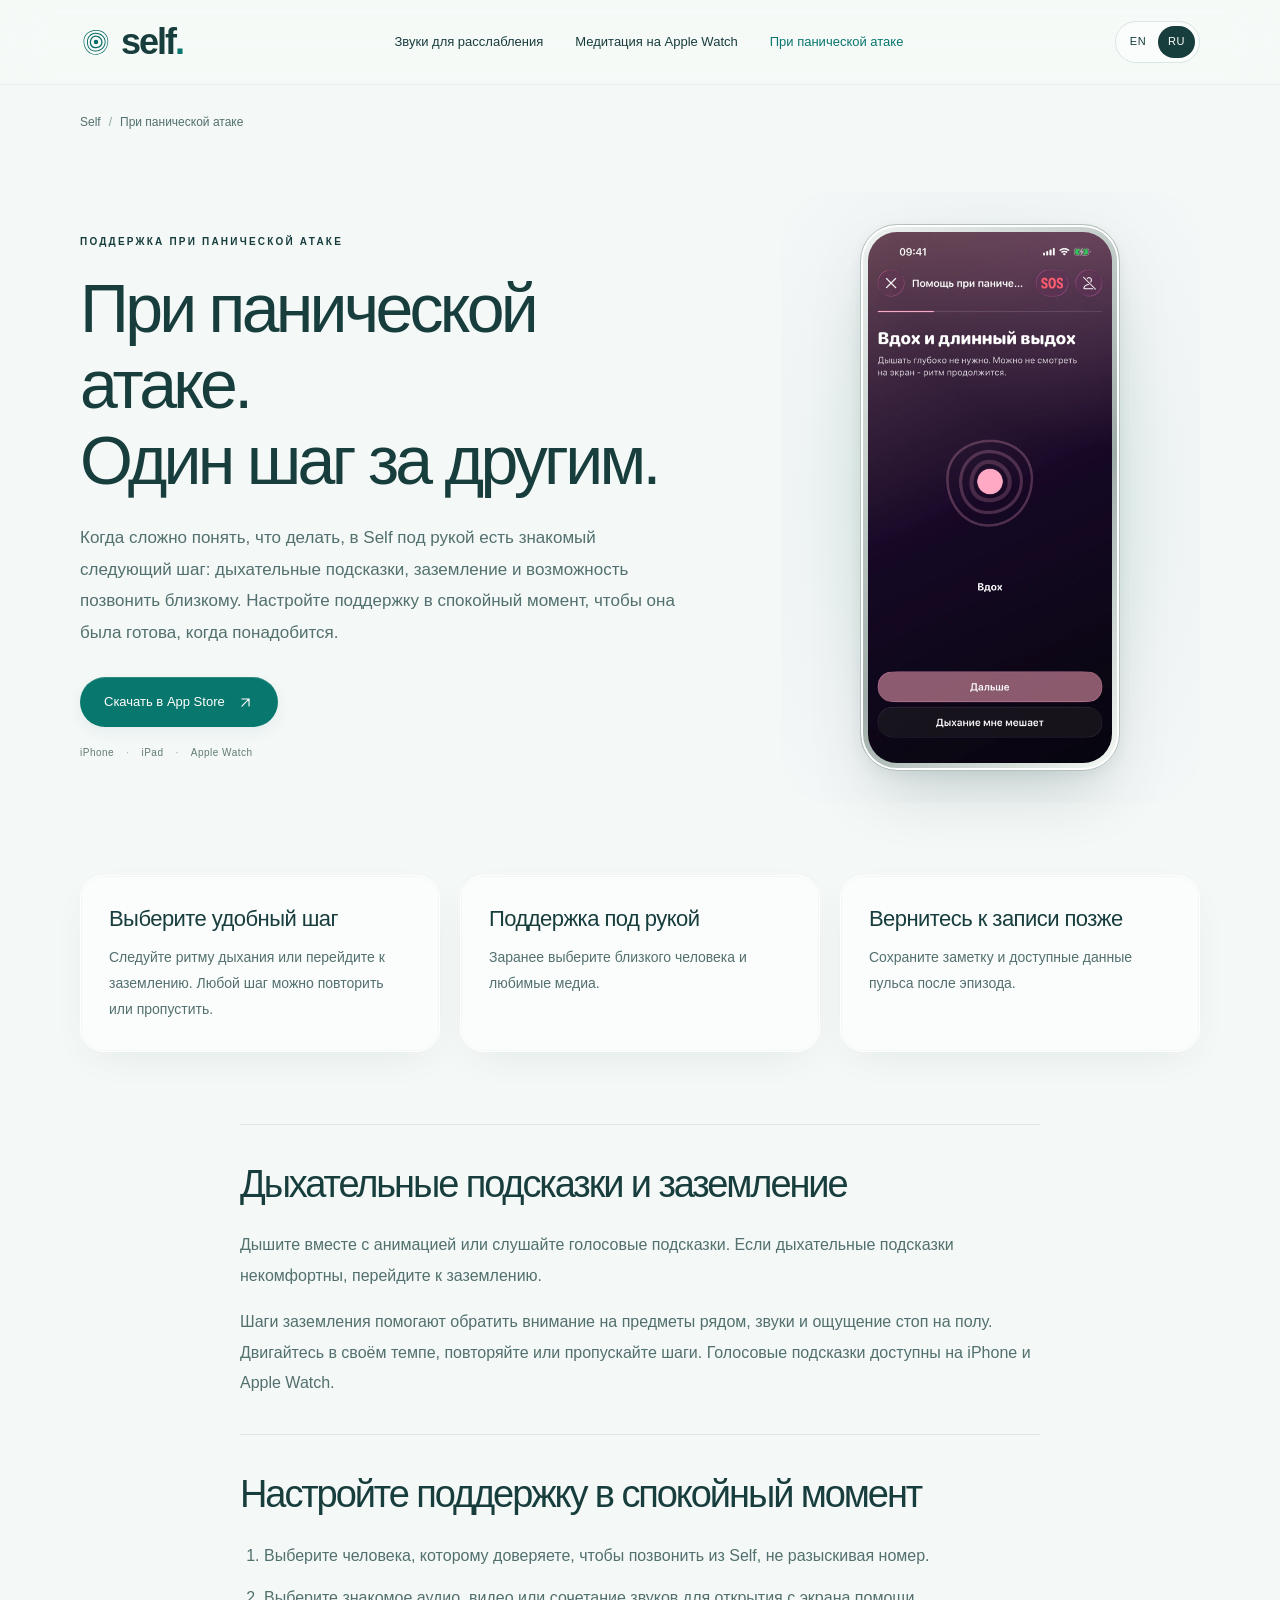
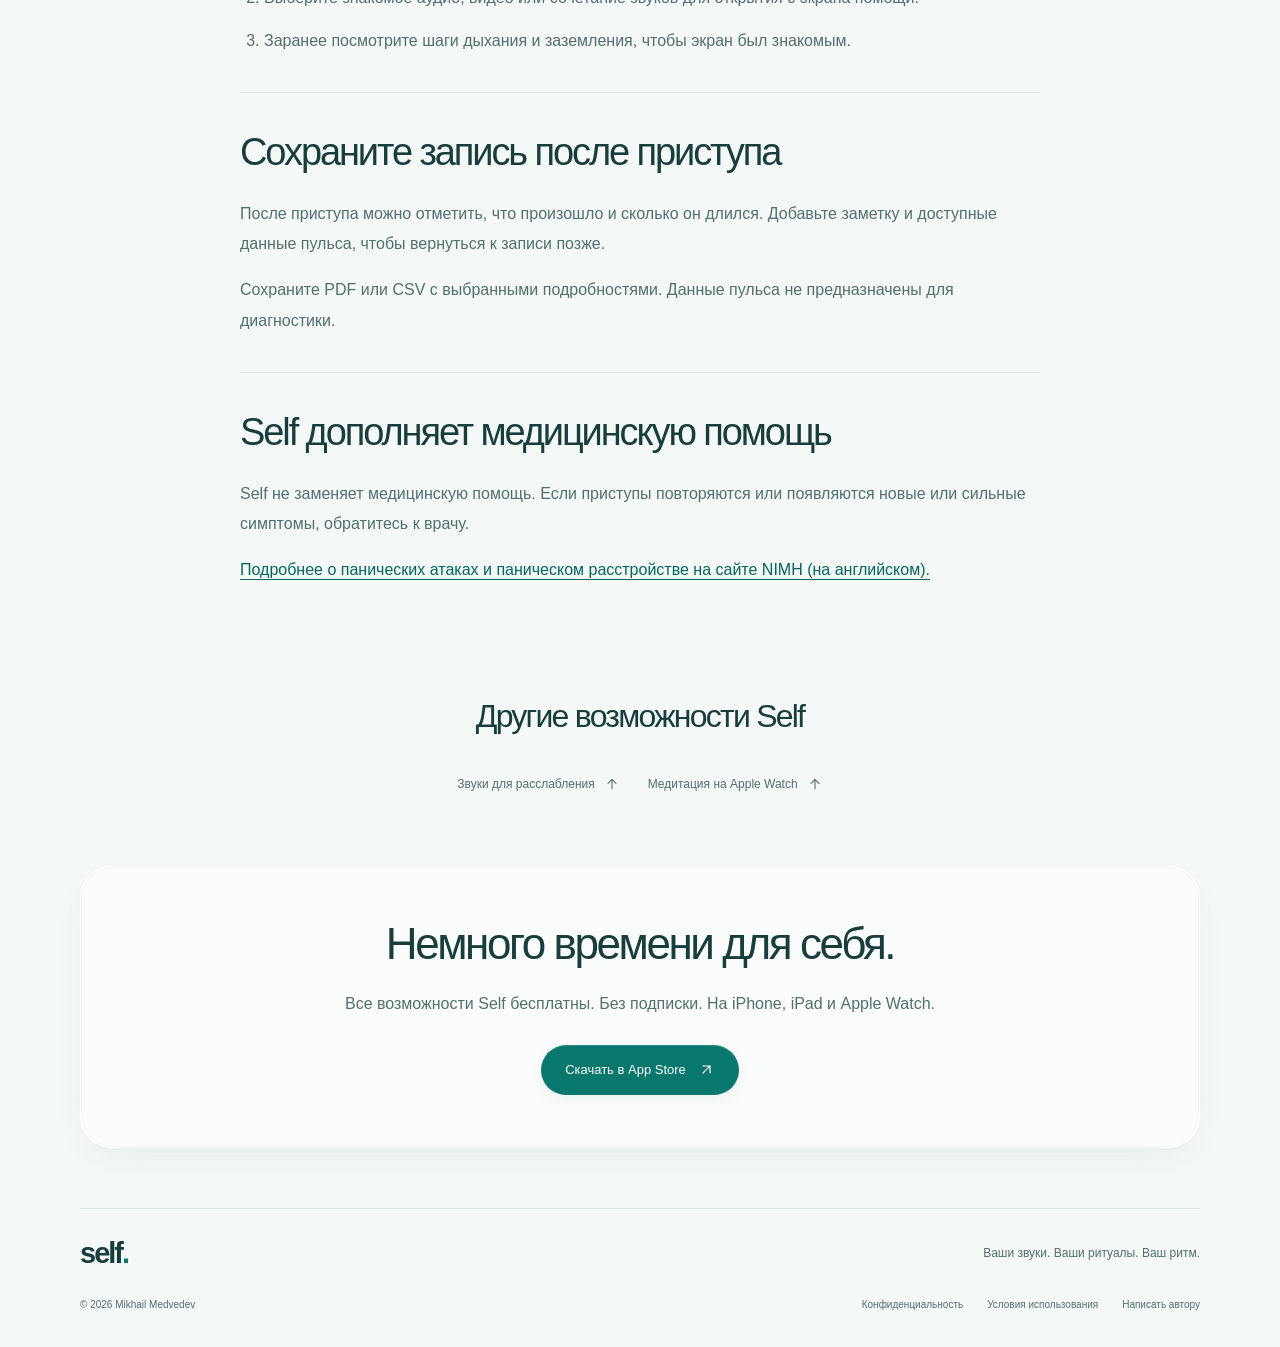
<file: ru/panic-attack-support/index.html>
<!DOCTYPE html>
<html lang="ru">
<head>
  <meta charset="utf-8">
  <meta name="viewport" content="width=device-width, initial-scale=1">
  <meta name="color-scheme" content="light dark">
  <meta name="theme-color" content="#eff6f5" media="(prefers-color-scheme: light)">
  <meta name="theme-color" content="#101e1e" media="(prefers-color-scheme: dark)">
  <title>Поддержка при панической атаке на iPhone и Apple Watch - Self</title>
  <meta name="description" content="Дыхательные подсказки, упражнения на заземление, звонок близкому и записи после приступа. Поддержка при панической атаке в Self на iPhone и Apple Watch.">
  <link rel="canonical" href="https://c0dedbear.github.io/self/ru/panic-attack-support/">
  <link rel="alternate" hreflang="en" href="https://c0dedbear.github.io/self/panic-attack-support/">
  <link rel="alternate" hreflang="ru" href="https://c0dedbear.github.io/self/ru/panic-attack-support/">
  <link rel="alternate" hreflang="x-default" href="https://c0dedbear.github.io/self/panic-attack-support/">
  <meta property="og:type" content="website">
  <meta property="og:site_name" content="Self">
  <meta property="og:locale" content="ru_RU">
  <meta property="og:locale:alternate" content="en_US">
  <meta property="og:title" content="Поддержка при панической атаке на iPhone и Apple Watch - Self">
  <meta property="og:description" content="Дыхательные подсказки, упражнения на заземление, звонок близкому и записи после приступа. Поддержка при панической атаке в Self на iPhone и Apple Watch.">
  <meta property="og:url" content="https://c0dedbear.github.io/self/ru/panic-attack-support/">
  <meta property="og:image" content="https://c0dedbear.github.io/self/assets/social.jpg">
  <meta property="og:image:alt" content="Self - приложение для медитации и звуков природы">
  <meta property="og:image:width" content="1200">
  <meta property="og:image:height" content="630">
  <meta name="twitter:card" content="summary_large_image">
  <meta name="twitter:title" content="Поддержка при панической атаке на iPhone и Apple Watch - Self">
  <meta name="twitter:description" content="Дыхательные подсказки, упражнения на заземление, звонок близкому и записи после приступа. Поддержка при панической атаке в Self на iPhone и Apple Watch.">
  <meta name="twitter:image" content="https://c0dedbear.github.io/self/assets/social.jpg">
  <meta name="twitter:image:alt" content="Self - приложение для медитации и звуков природы">
  <link rel="icon" type="image/svg+xml" href="../../assets/favicon.svg">
  <link rel="stylesheet" href="../../assets/site.css">
  <link rel="stylesheet" href="../../assets/feature.css">
  <script src="../../assets/language.js" defer></script>
  <script src="../../assets/analytics.js" defer></script>
  <script data-goatcounter="https://self.goatcounter.com/count" defer src="https://gc.zgo.at/count.js"></script>
  <script type="application/ld+json">
{
  "@context": "https://schema.org",
  "@graph": [
    {
      "@type": "WebPage",
      "@id": "https://c0dedbear.github.io/self/ru/panic-attack-support/#webpage",
      "url": "https://c0dedbear.github.io/self/ru/panic-attack-support/",
      "name": "Поддержка при панической атаке на iPhone и Apple Watch - Self",
      "description": "Дыхательные подсказки, упражнения на заземление, звонок близкому и записи после приступа. Поддержка при панической атаке в Self на iPhone и Apple Watch.",
      "inLanguage": "ru",
      "about": {
        "@id": "https://c0dedbear.github.io/self/#app"
      }
    },
    {
      "@type": "BreadcrumbList",
      "itemListElement": [
        {
          "@type": "ListItem",
          "position": 1,
          "name": "Self",
          "item": "https://c0dedbear.github.io/self/ru/"
        },
        {
          "@type": "ListItem",
          "position": 2,
          "name": "При панической атаке",
          "item": "https://c0dedbear.github.io/self/ru/panic-attack-support/"
        }
      ]
    }
  ]
}
  </script>
</head>
<body class="feature-page">
  <a class="skip-link" href="#main">Перейти к содержимому</a>
  <svg class="icon-definitions" aria-hidden="true" xmlns="http://www.w3.org/2000/svg">
    <defs>
      <symbol id="i-arrow" viewBox="0 0 24 24"><path d="M5 12h14m-6-6 6 6-6 6"/></symbol>
      <symbol id="i-external" viewBox="0 0 24 24"><path d="M7 17 17 7M7 7h10v10"/></symbol>
      <symbol id="i-sound" viewBox="0 0 24 24"><path d="M4 9v6m4-10v14m4-12v10m4-13v16m4-11v6"/></symbol>
      <symbol id="i-watch" viewBox="0 0 24 24"><rect x="5" y="5" width="14" height="14" rx="5"/><path d="m8 5 1-4h6l1 4m-8 14 1 4h6l1-4m-4-10v3l2 2"/></symbol>
      <symbol id="i-leaf" viewBox="0 0 24 24"><path d="M20 3C6 1 1 10 6 16s16-1 14-13ZM4 21 15 10"/></symbol>
      <symbol id="i-heart" viewBox="0 0 24 24"><path d="M20 13 12 21 4 13C-2 7 6-1 12 5c6-6 14 2 8 8Z"/></symbol>
      <symbol id="i-file" viewBox="0 0 24 24"><path d="M14 2H5v20h14V7Zm0 0v5h5M8 12h8M8 16h5"/></symbol>
      <symbol id="i-calendar" viewBox="0 0 24 24"><rect x="3" y="5" width="18" height="16" rx="4"/><path d="M7 2v6m10-6v6M3 11h18m-13 5h1m6 0h1"/></symbol>
      <symbol id="i-rain" viewBox="0 0 24 24"><path d="M6 15H5a4 4 0 1 1 1-8 6 6 0 0 1 11 0 4 4 0 1 1 2 8h-1M8 17l-1 3m6-3-1 3m6-3-1 3"/></symbol>
      <symbol id="i-tree" viewBox="0 0 24 24"><path d="m12 2 7 8h-4l6 7H3l6-7H5Zm0 15v5"/></symbol>
      <symbol id="i-wave" viewBox="0 0 24 24"><path d="M2 7q3-4 7 0t7 0 6 0M2 12q3-4 7 0t7 0 6 0M2 17q3-4 7 0t7 0 6 0"/></symbol>
      <symbol id="i-fire" viewBox="0 0 24 24"><path d="M12 2c3 5 0 7 4 9l2-4c6 8 2 15-6 15S1 15 6 9c0 4 3 4 3 4s-2-6 3-11Z"/></symbol>
      <symbol id="i-coffee" viewBox="0 0 24 24"><path d="M4 9h13v8a4 4 0 0 1-4 4H8a4 4 0 0 1-4-4Zm13 1h2a3 3 0 1 1 0 6h-2M7 2v3m4-3v3m4-3v3"/></symbol>
      <symbol id="i-offline" viewBox="0 0 24 24"><path d="M3 3l18 18M2 8a17 17 0 0 1 3-2m3-1a17 17 0 0 1 14 3M5 12a11 11 0 0 1 3-2m4-1a11 11 0 0 1 7 3M8 16a6 6 0 0 1 7-1M12 20h.01"/></symbol>
      <symbol id="i-menu" viewBox="0 0 24 24"><path d="M4 8h16M4 16h16"/></symbol>
    </defs>
  </svg>
  <header class="site-header">
    <div class="header-inner container">
      <a class="wordmark" href="../" aria-label="Self"><img src="../../assets/mark.svg" width="32" height="32" alt=""><span>self<span class="wordmark-dot">.</span></span></a>
      <nav class="desktop-nav" aria-label="Навигация"><a href="../relaxing-sounds/">Звуки для расслабления</a><a href="../apple-watch-meditation/">Медитация на Apple Watch</a><a href="./" aria-current="page">При панической атаке</a></nav>
      <div class="header-actions"><nav class="language-switch" aria-label="Язык"><a href="../../panic-attack-support/" data-language="en" lang="en" hreflang="en" aria-label="English">EN</a><a href="./" data-language="ru" lang="ru" hreflang="ru" aria-label="Русский" aria-current="page">RU</a></nav><details class="mobile-menu"><summary aria-label="Меню"><svg class="icon" aria-hidden="true"><use href="#i-menu"/></svg></summary><nav aria-label="Навигация"><a href="../relaxing-sounds/">Звуки для расслабления</a><a href="../apple-watch-meditation/">Медитация на Apple Watch</a><a href="./" aria-current="page">При панической атаке</a></nav></details></div>
    </div>
  </header>
  <main id="main">
    <nav class="breadcrumbs container" aria-label="Хлебные крошки"><ol><li><a href="../">Self</a></li><li aria-current="page">При панической атаке</li></ol></nav>
    <section class="topic-hero container" aria-labelledby="topic-title">
      <div><span class="eyebrow">ПОДДЕРЖКА ПРИ ПАНИЧЕСКОЙ АТАКЕ</span><h1 id="topic-title">При панической атаке.<br>Один шаг за другим.</h1><p class="topic-intro">Когда сложно понять, что делать, в Self под рукой есть знакомый следующий шаг: дыхательные подсказки, заземление и возможность позвонить близкому. Настройте поддержку в спокойный момент, чтобы она была готова, когда понадобится.</p><div class="hero-actions"><a class="button button-primary" href="https://apps.apple.com/app/id6794390672" target="_blank" rel="noopener noreferrer" data-analytics-event="download_app_panic-attack-support_hero" data-goatcounter-click="download_app_panic-attack-support_hero_ru" data-goatcounter-title="App Store: panic-attack-support_hero" data-goatcounter-no-session="1"><span>Скачать в App Store</span><svg class="icon" aria-hidden="true"><use href="#i-external"/></svg></a></div><div class="platforms"><span>iPhone</span><span>iPad</span><span>Apple Watch</span></div></div>
      <div class="topic-visual"><div class="phone-frame"><img src="../../assets/panic-ru.webp" width="840" height="1826" alt="Экран поддержки при панической атаке в Self с анимацией дыхания" fetchpriority="high"></div></div>
    </section>
    <div class="topic-highlights container"><article class="topic-highlight glass-surface"><h2>Выберите удобный шаг</h2><p>Следуйте ритму дыхания или перейдите к заземлению. Любой шаг можно повторить или пропустить.</p></article>
<article class="topic-highlight glass-surface"><h2>Поддержка под рукой</h2><p>Заранее выберите близкого человека и любимые медиа.</p></article>
<article class="topic-highlight glass-surface"><h2>Вернитесь к записи позже</h2><p>Сохраните заметку и доступные данные пульса после эпизода.</p></article></div>
    <article class="topic-content container" aria-label="При панической атаке"><section class="topic-section" id="section-1" aria-labelledby="section-1-title"><h2 id="section-1-title">Дыхательные подсказки и заземление</h2><p>Дышите вместе с анимацией или слушайте голосовые подсказки. Если дыхательные подсказки некомфортны, перейдите к заземлению.</p><p>Шаги заземления помогают обратить внимание на предметы рядом, звуки и ощущение стоп на полу. Двигайтесь в своём темпе, повторяйте или пропускайте шаги. Голосовые подсказки доступны на iPhone и Apple Watch.</p></section>
      <section class="topic-section" id="section-2" aria-labelledby="section-2-title"><h2 id="section-2-title">Настройте поддержку в спокойный момент</h2><ol><li>Выберите человека, которому доверяете, чтобы позвонить из Self, не разыскивая номер.</li><li>Выберите знакомое аудио, видео или сочетание звуков для открытия с экрана помощи.</li><li>Заранее посмотрите шаги дыхания и заземления, чтобы экран был знакомым.</li></ol></section>
      <section class="topic-section" id="section-3" aria-labelledby="section-3-title"><h2 id="section-3-title">Сохраните запись после приступа</h2><p>После приступа можно отметить, что произошло и сколько он длился. Добавьте заметку и доступные данные пульса, чтобы вернуться к записи позже.</p><p>Сохраните PDF или CSV с выбранными подробностями. Данные пульса не предназначены для диагностики.</p></section>
      <section class="topic-section" id="section-4" aria-labelledby="section-4-title"><h2 id="section-4-title">Self дополняет медицинскую помощь</h2><p>Self не заменяет медицинскую помощь. Если приступы повторяются или появляются новые или сильные симптомы, обратитесь к врачу.</p><p><a href="https://www.nimh.nih.gov/health/publications/panic-disorder-when-fear-overwhelms" target="_blank" rel="noopener noreferrer">Подробнее о панических атаках и паническом расстройстве на сайте NIMH (на английском).</a></p></section></article>
    <section class="topic-related container" aria-labelledby="related-title"><h2 id="related-title">Другие возможности Self</h2><nav class="topic-related-links" aria-label="Другие возможности Self"><a class="text-link" href="../relaxing-sounds/">Звуки для расслабления<svg class="icon" aria-hidden="true"><use href="#i-arrow"/></svg></a><a class="text-link" href="../apple-watch-meditation/">Медитация на Apple Watch<svg class="icon" aria-hidden="true"><use href="#i-arrow"/></svg></a></nav></section>
    <section class="topic-closing container glass-surface" aria-labelledby="closing-title"><h2 id="closing-title">Немного времени для себя.</h2><p>Все возможности Self бесплатны. Без подписки. На iPhone, iPad и Apple Watch.</p><a class="button button-primary" href="https://apps.apple.com/app/id6794390672" target="_blank" rel="noopener noreferrer" data-analytics-event="download_app_panic-attack-support_closing" data-goatcounter-click="download_app_panic-attack-support_closing_ru" data-goatcounter-title="App Store: panic-attack-support_closing" data-goatcounter-no-session="1"><span>Скачать в App Store</span><svg class="icon" aria-hidden="true"><use href="#i-external"/></svg></a></section>
  </main>
  <footer class="site-footer container"><div class="footer-top"><a class="wordmark" href="../" aria-label="Self"><span>self<span class="wordmark-dot">.</span></span></a><p>Ваши звуки. Ваши ритуалы. Ваш ритм.</p></div><div class="footer-bottom"><span>© <span data-year>2026</span> Mikhail Medvedev</span><nav aria-label="Полезные ссылки"><a href="../privacy/">Конфиденциальность</a><a href="../terms/">Условия использования</a><a href="mailto:codedbear@icloud.com">Написать автору</a></nav></div></footer>
</body>
</html>
</file>
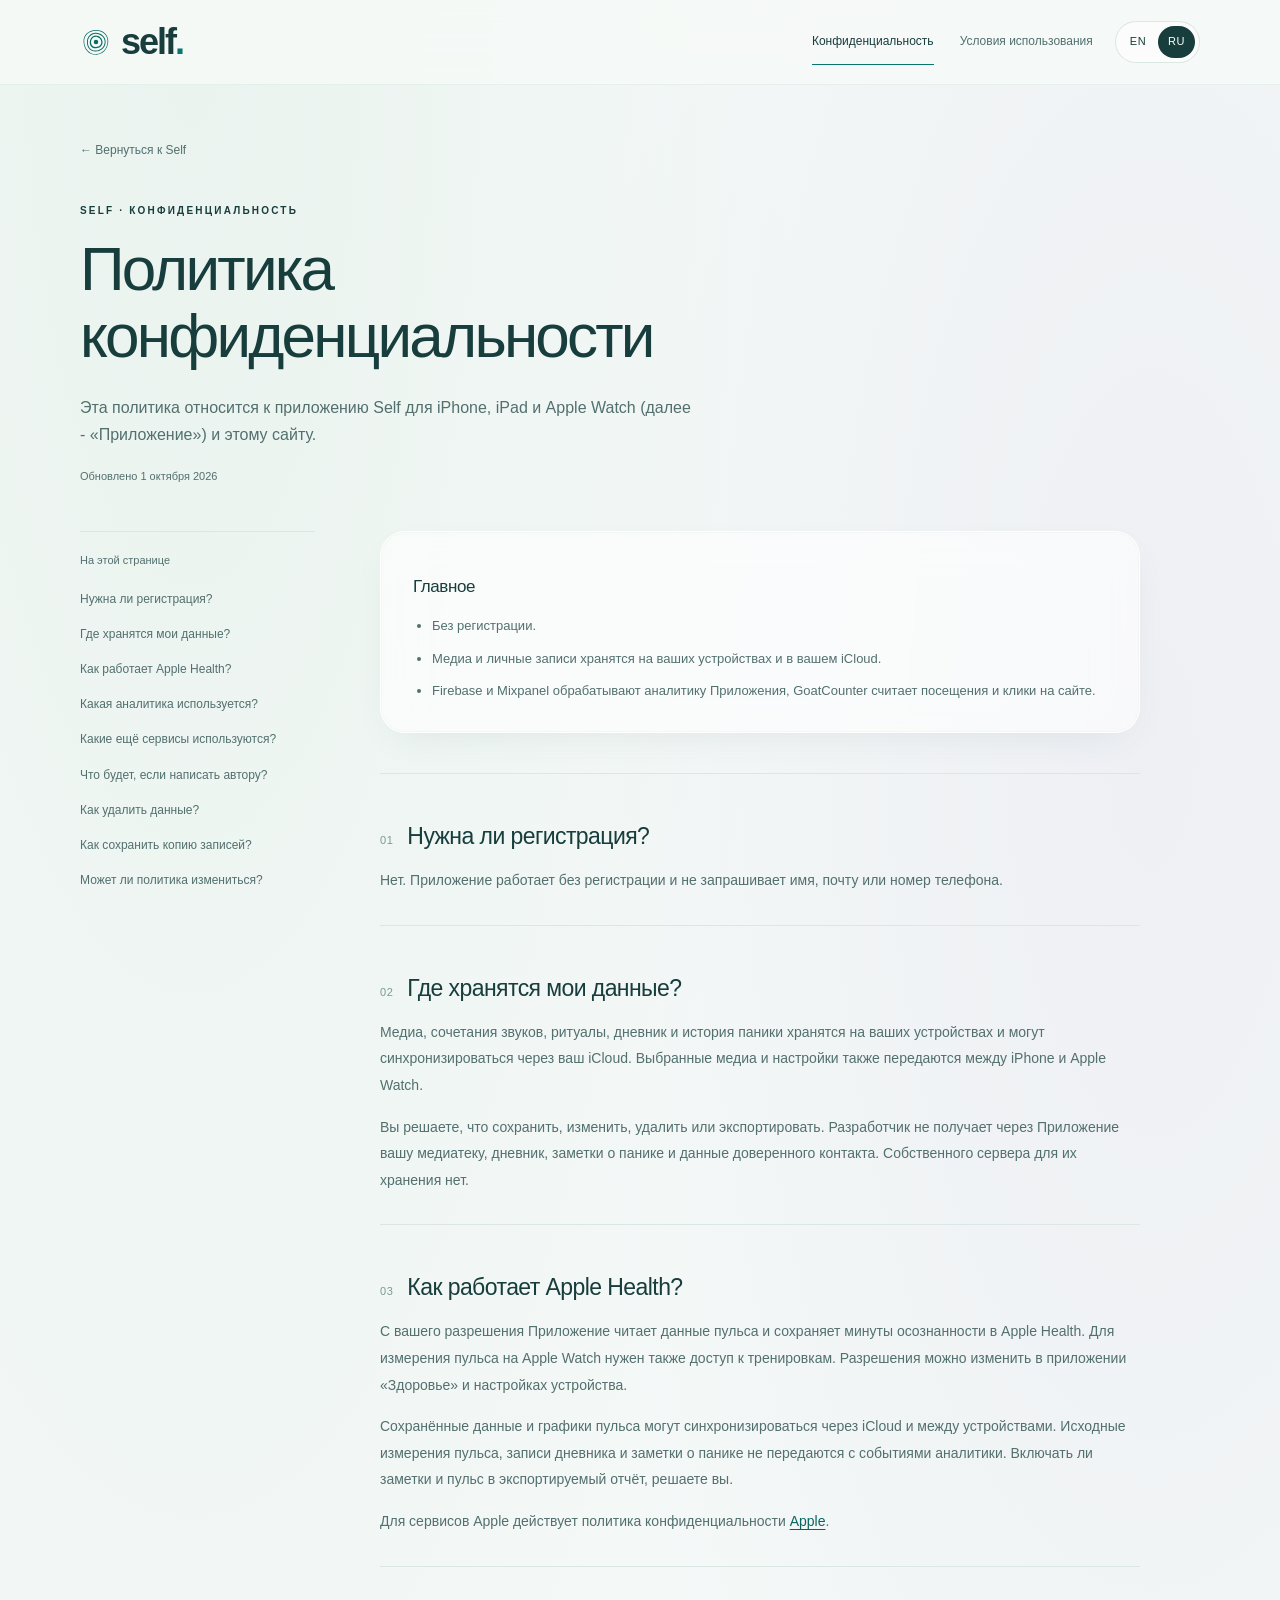
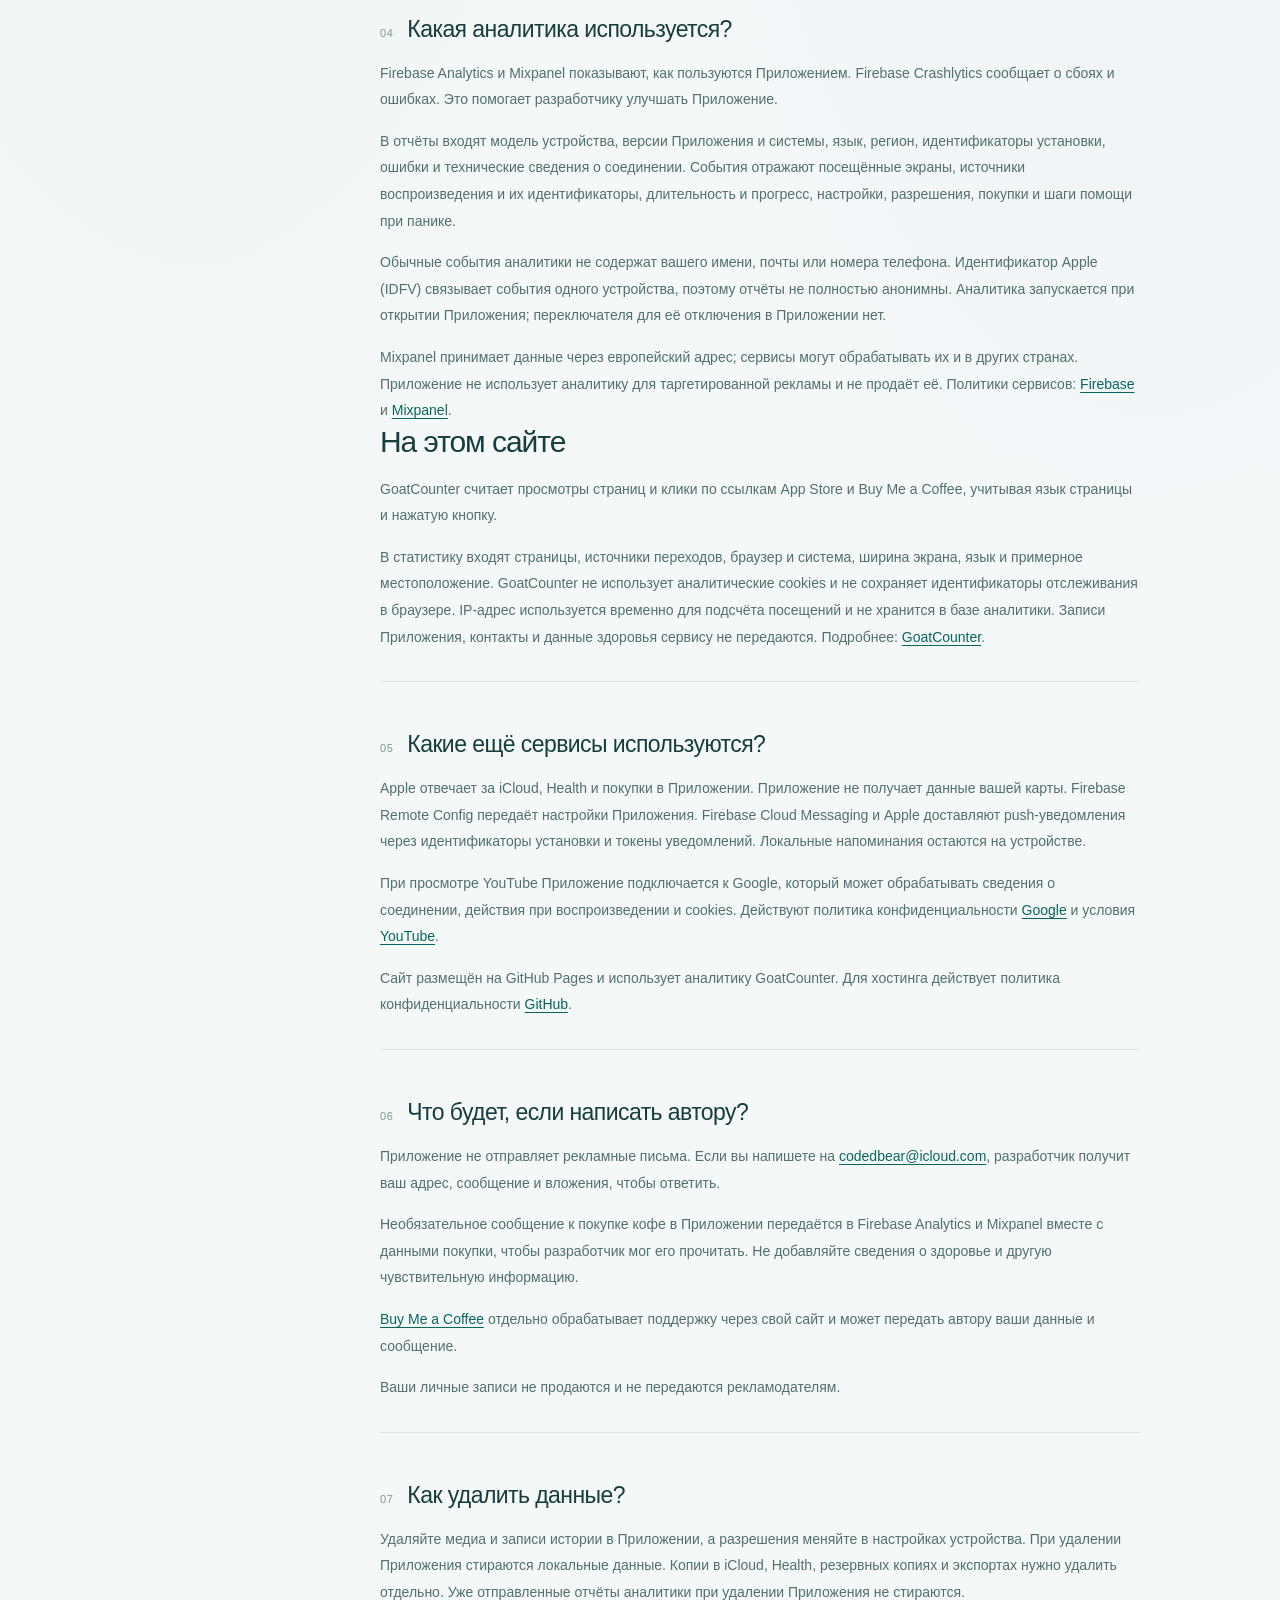
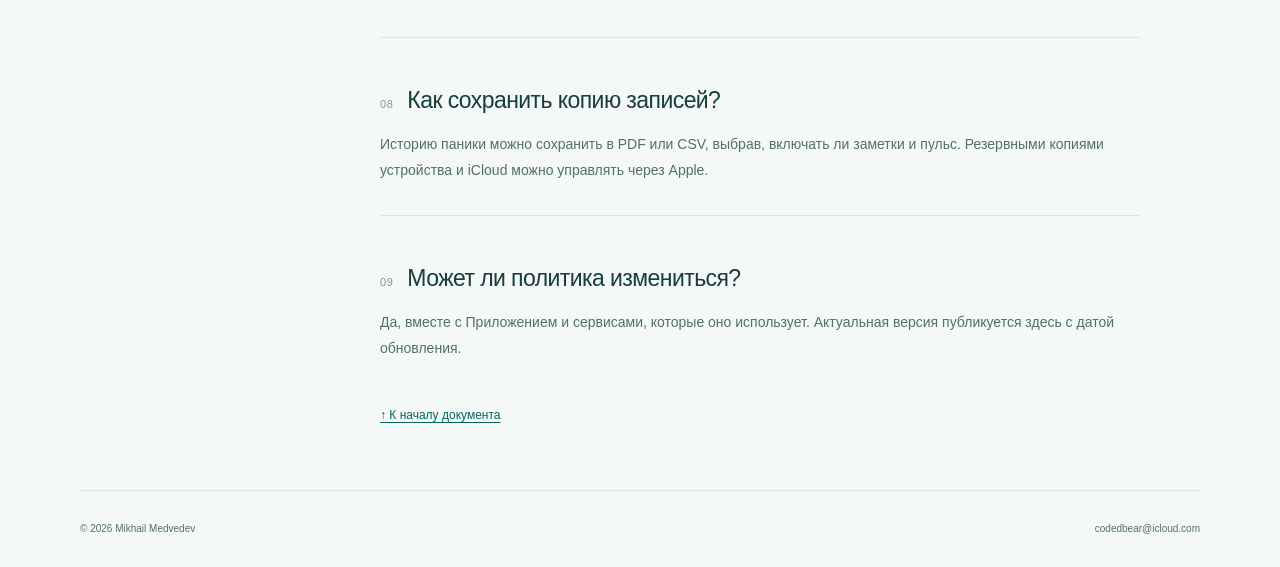
<file: ru/privacy/index.html>
<!doctype html>
<html lang="ru">
<head>
  <meta charset="utf-8">
  <meta name="viewport" content="width=device-width, initial-scale=1">
  <meta name="color-scheme" content="light dark">
  <meta name="theme-color" content="#eff6f5" media="(prefers-color-scheme: light)">
  <meta name="theme-color" content="#101e1e" media="(prefers-color-scheme: dark)">
  <title>Политика конфиденциальности - Self</title>
  <meta name="description" content="Эта политика относится к приложению Self для iPhone, iPad и Apple Watch (далее - «Приложение») и этому сайту.">
  <link rel="canonical" href="https://c0dedbear.github.io/self/ru/privacy/">
  <link rel="alternate" hreflang="en" href="https://c0dedbear.github.io/self/privacy/">
  <link rel="alternate" hreflang="ru" href="https://c0dedbear.github.io/self/ru/privacy/">
  <link rel="alternate" hreflang="x-default" href="https://c0dedbear.github.io/self/privacy/">
  <meta property="og:type" content="website">
  <meta property="og:site_name" content="Self">
  <meta property="og:locale" content="ru_RU">
  <meta property="og:locale:alternate" content="en_US">
  <meta property="og:title" content="Политика конфиденциальности - Self">
  <meta property="og:description" content="Эта политика относится к приложению Self для iPhone, iPad и Apple Watch (далее - «Приложение») и этому сайту.">
  <meta property="og:url" content="https://c0dedbear.github.io/self/ru/privacy/">
  <meta property="og:image" content="https://c0dedbear.github.io/self/assets/social.jpg">
  <meta property="og:image:alt" content="Self - приложение для медитации и звуков природы">
  <meta property="og:image:width" content="1200">
  <meta property="og:image:height" content="630">
  <meta name="twitter:card" content="summary_large_image">
  <meta name="twitter:title" content="Политика конфиденциальности - Self">
  <meta name="twitter:description" content="Эта политика относится к приложению Self для iPhone, iPad и Apple Watch (далее - «Приложение») и этому сайту.">
  <meta name="twitter:image" content="https://c0dedbear.github.io/self/assets/social.jpg">
  <meta name="twitter:image:alt" content="Self - приложение для медитации и звуков природы">
  <link rel="icon" type="image/svg+xml" href="../../assets/favicon.svg">
  <link rel="stylesheet" href="../../assets/site.css">
  <link rel="stylesheet" href="../../assets/legal.css">
  <script src="../../assets/language.js" defer></script>
  <script src="../../assets/analytics.js" defer></script>
  <script data-goatcounter="https://self.goatcounter.com/count" defer src="https://gc.zgo.at/count.js"></script>
  <script type="application/ld+json">
{
  "@context": "https://schema.org",
  "@graph": [
    {
      "@type": "WebPage",
      "@id": "https://c0dedbear.github.io/self/ru/privacy/#webpage",
      "url": "https://c0dedbear.github.io/self/ru/privacy/",
      "name": "Политика конфиденциальности - Self",
      "description": "Эта политика относится к приложению Self для iPhone, iPad и Apple Watch (далее - «Приложение») и этому сайту.",
      "inLanguage": "ru",
      "about": {
        "@id": "https://c0dedbear.github.io/self/#app"
      }
    }
  ]
}
  </script>
</head>
<body class="legal-page">
  <a class="skip-link" href="#main">Перейти к содержимому</a>
  <header class="site-header"><div class="header-inner container"><a class="wordmark" href="../" aria-label="Self"><img src="../../assets/mark.svg" width="32" height="32" alt=""><span>self<span class="wordmark-dot">.</span></span></a><nav class="legal-nav" aria-label="Документы"><a href="./" aria-current="page">Конфиденциальность</a><a href="../terms/">Условия использования</a></nav><nav class="language-switch" aria-label="Язык"><a href="../../privacy/" data-language="en" lang="en" hreflang="en" aria-label="English">EN</a><a href="./" data-language="ru" lang="ru" hreflang="ru" aria-label="Русский" aria-current="page">RU</a></nav></div></header>
  <main class="container" id="main">
<div class="legal-heading"><a class="legal-back" href="../">← Вернуться к Self</a><p class="eyebrow">SELF · КОНФИДЕНЦИАЛЬНОСТЬ</p><h1>Политика конфиденциальности</h1><p class="legal-intro">Эта политика относится к приложению Self для iPhone, iPad и Apple Watch (далее - «Приложение») и этому сайту.</p><p class="legal-date">Обновлено 1 октября 2026</p></div>
          <div class="legal-layout"><aside class="legal-toc" aria-label="На этой странице"><p>На этой странице</p><nav><a href="#account">Нужна ли регистрация?</a><a href="#records">Где хранятся мои данные?</a><a href="#health">Как работает Apple Health?</a><a href="#analytics">Какая аналитика используется?</a><a href="#external">Какие ещё сервисы используются?</a><a href="#support">Что будет, если написать автору?</a><a href="#delete">Как удалить данные?</a><a href="#copy">Как сохранить копию записей?</a><a href="#changes">Может ли политика измениться?</a></nav></aside><article class="legal-content" aria-label="Политика конфиденциальности"><div class="legal-summary glass-surface"><h2>Главное</h2><ul><li>Без регистрации.</li><li>Медиа и личные записи хранятся на ваших устройствах и в вашем iCloud.</li><li>Firebase и Mixpanel обрабатывают аналитику Приложения, GoatCounter считает посещения и клики на сайте.</li></ul></div><section id="account" class="legal-section">
              <h2><span class="legal-number" aria-hidden="true">01</span>Нужна ли регистрация?</h2>
              <p>Нет. Приложение работает без регистрации и не запрашивает имя, почту или номер телефона.</p>
            </section><section id="records" class="legal-section">
              <h2><span class="legal-number" aria-hidden="true">02</span>Где хранятся мои данные?</h2>
              <p>Медиа, сочетания звуков, ритуалы, дневник и история паники хранятся на ваших устройствах и могут синхронизироваться через ваш iCloud. Выбранные медиа и настройки также передаются между iPhone и Apple Watch.</p>
              <p>Вы решаете, что сохранить, изменить, удалить или экспортировать. Разработчик не получает через Приложение вашу медиатеку, дневник, заметки о панике и данные доверенного контакта. Собственного сервера для их хранения нет.</p>
            </section><section id="health" class="legal-section">
              <h2><span class="legal-number" aria-hidden="true">03</span>Как работает Apple Health?</h2>
              <p>С вашего разрешения Приложение читает данные пульса и сохраняет минуты осознанности в Apple Health. Для измерения пульса на Apple Watch нужен также доступ к тренировкам. Разрешения можно изменить в приложении «Здоровье» и настройках устройства.</p>
              <p>Сохранённые данные и графики пульса могут синхронизироваться через iCloud и между устройствами. Исходные измерения пульса, записи дневника и заметки о панике не передаются с событиями аналитики. Включать ли заметки и пульс в экспортируемый отчёт, решаете вы.</p>
              <p>Для сервисов Apple действует политика конфиденциальности <a href="https://www.apple.com/legal/privacy/">Apple</a>.</p>
            </section><section id="analytics" class="legal-section">
              <h2><span class="legal-number" aria-hidden="true">04</span>Какая аналитика используется?</h2>
              <p>Firebase Analytics и Mixpanel показывают, как пользуются Приложением. Firebase Crashlytics сообщает о сбоях и ошибках. Это помогает разработчику улучшать Приложение.</p>
              <p>В отчёты входят модель устройства, версии Приложения и системы, язык, регион, идентификаторы установки, ошибки и технические сведения о соединении. События отражают посещённые экраны, источники воспроизведения и их идентификаторы, длительность и прогресс, настройки, разрешения, покупки и шаги помощи при панике.</p>
              <p>Обычные события аналитики не содержат вашего имени, почты или номера телефона. Идентификатор Apple (IDFV) связывает события одного устройства, поэтому отчёты не полностью анонимны. Аналитика запускается при открытии Приложения; переключателя для её отключения в Приложении нет.</p>
              <p>Mixpanel принимает данные через европейский адрес; сервисы могут обрабатывать их и в других странах. Приложение не использует аналитику для таргетированной рекламы и не продаёт её. Политики сервисов: <a href="https://firebase.google.com/support/privacy">Firebase</a> и <a href="https://mixpanel.com/legal/privacy-policy/">Mixpanel</a>.</p>
              <h3>На этом сайте</h3>
              <p>GoatCounter считает просмотры страниц и клики по ссылкам App Store и Buy Me a Coffee, учитывая язык страницы и нажатую кнопку.</p>
              <p>В статистику входят страницы, источники переходов, браузер и система, ширина экрана, язык и примерное местоположение. GoatCounter не использует аналитические cookies и не сохраняет идентификаторы отслеживания в браузере. IP-адрес используется временно для подсчёта посещений и не хранится в базе аналитики. Записи Приложения, контакты и данные здоровья сервису не передаются. Подробнее: <a href="https://www.goatcounter.com/help/privacy">GoatCounter</a>.</p>
            </section><section id="external" class="legal-section">
              <h2><span class="legal-number" aria-hidden="true">05</span>Какие ещё сервисы используются?</h2>
              <p>Apple отвечает за iCloud, Health и покупки в Приложении. Приложение не получает данные вашей карты. Firebase Remote Config передаёт настройки Приложения. Firebase Cloud Messaging и Apple доставляют push-уведомления через идентификаторы установки и токены уведомлений. Локальные напоминания остаются на устройстве.</p>
              <p>При просмотре YouTube Приложение подключается к Google, который может обрабатывать сведения о соединении, действия при воспроизведении и cookies. Действуют политика конфиденциальности <a href="https://policies.google.com/privacy">Google</a> и условия <a href="https://www.youtube.com/t/terms">YouTube</a>.</p>
              <p>Сайт размещён на GitHub Pages и использует аналитику GoatCounter. Для хостинга действует политика конфиденциальности <a href="https://docs.github.com/en/site-policy/privacy-policies/github-general-privacy-statement">GitHub</a>.</p>
            </section><section id="support" class="legal-section">
              <h2><span class="legal-number" aria-hidden="true">06</span>Что будет, если написать автору?</h2>
              <p>Приложение не отправляет рекламные письма. Если вы напишете на <a href="mailto:codedbear@icloud.com">codedbear@icloud.com</a>, разработчик получит ваш адрес, сообщение и вложения, чтобы ответить.</p>
              <p>Необязательное сообщение к покупке кофе в Приложении передаётся в Firebase Analytics и Mixpanel вместе с данными покупки, чтобы разработчик мог его прочитать. Не добавляйте сведения о здоровье и другую чувствительную информацию.</p>
              <p><a href="https://buymeacoffee.com/privacy-policy">Buy Me a Coffee</a> отдельно обрабатывает поддержку через свой сайт и может передать автору ваши данные и сообщение.</p>
              <p>Ваши личные записи не продаются и не передаются рекламодателям.</p>
            </section><section id="delete" class="legal-section">
              <h2><span class="legal-number" aria-hidden="true">07</span>Как удалить данные?</h2>
              <p>Удаляйте медиа и записи истории в Приложении, а разрешения меняйте в настройках устройства. При удалении Приложения стираются локальные данные. Копии в iCloud, Health, резервных копиях и экспортах нужно удалить отдельно. Уже отправленные отчёты аналитики при удалении Приложения не стираются.</p>
            </section><section id="copy" class="legal-section">
              <h2><span class="legal-number" aria-hidden="true">08</span>Как сохранить копию записей?</h2>
              <p>Историю паники можно сохранить в PDF или CSV, выбрав, включать ли заметки и пульс. Резервными копиями устройства и iCloud можно управлять через Apple.</p>
            </section><section id="changes" class="legal-section">
              <h2><span class="legal-number" aria-hidden="true">09</span>Может ли политика измениться?</h2>
              <p>Да, вместе с Приложением и сервисами, которые оно использует. Актуальная версия публикуется здесь с датой обновления.</p>
            </section><a class="legal-back legal-end" href="#main">↑ К началу документа</a></article></div>
  </main>
  <footer class="site-footer container"><div class="footer-bottom"><span>© <span data-year>2026</span> <span>Mikhail Medvedev</span></span><a href="mailto:codedbear@icloud.com">codedbear@icloud.com</a></div></footer>
</body>
</html>
</file>
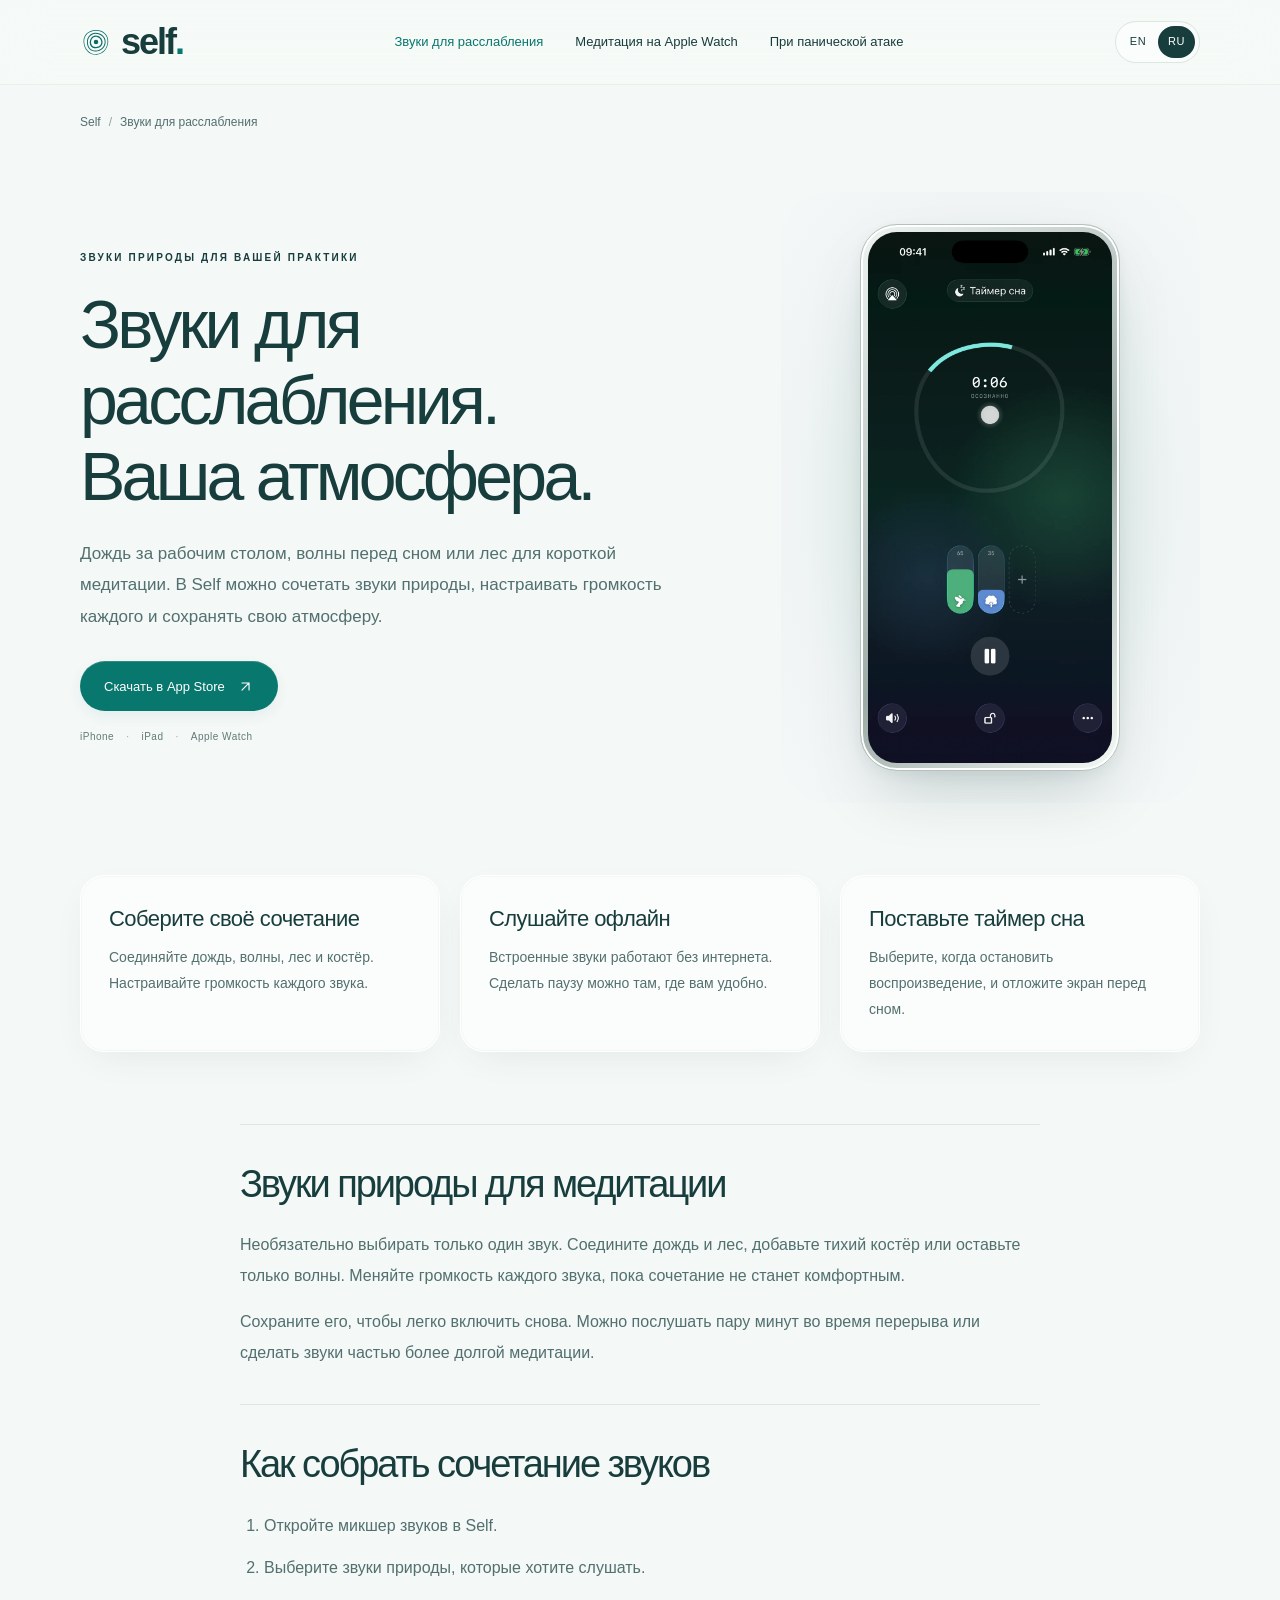
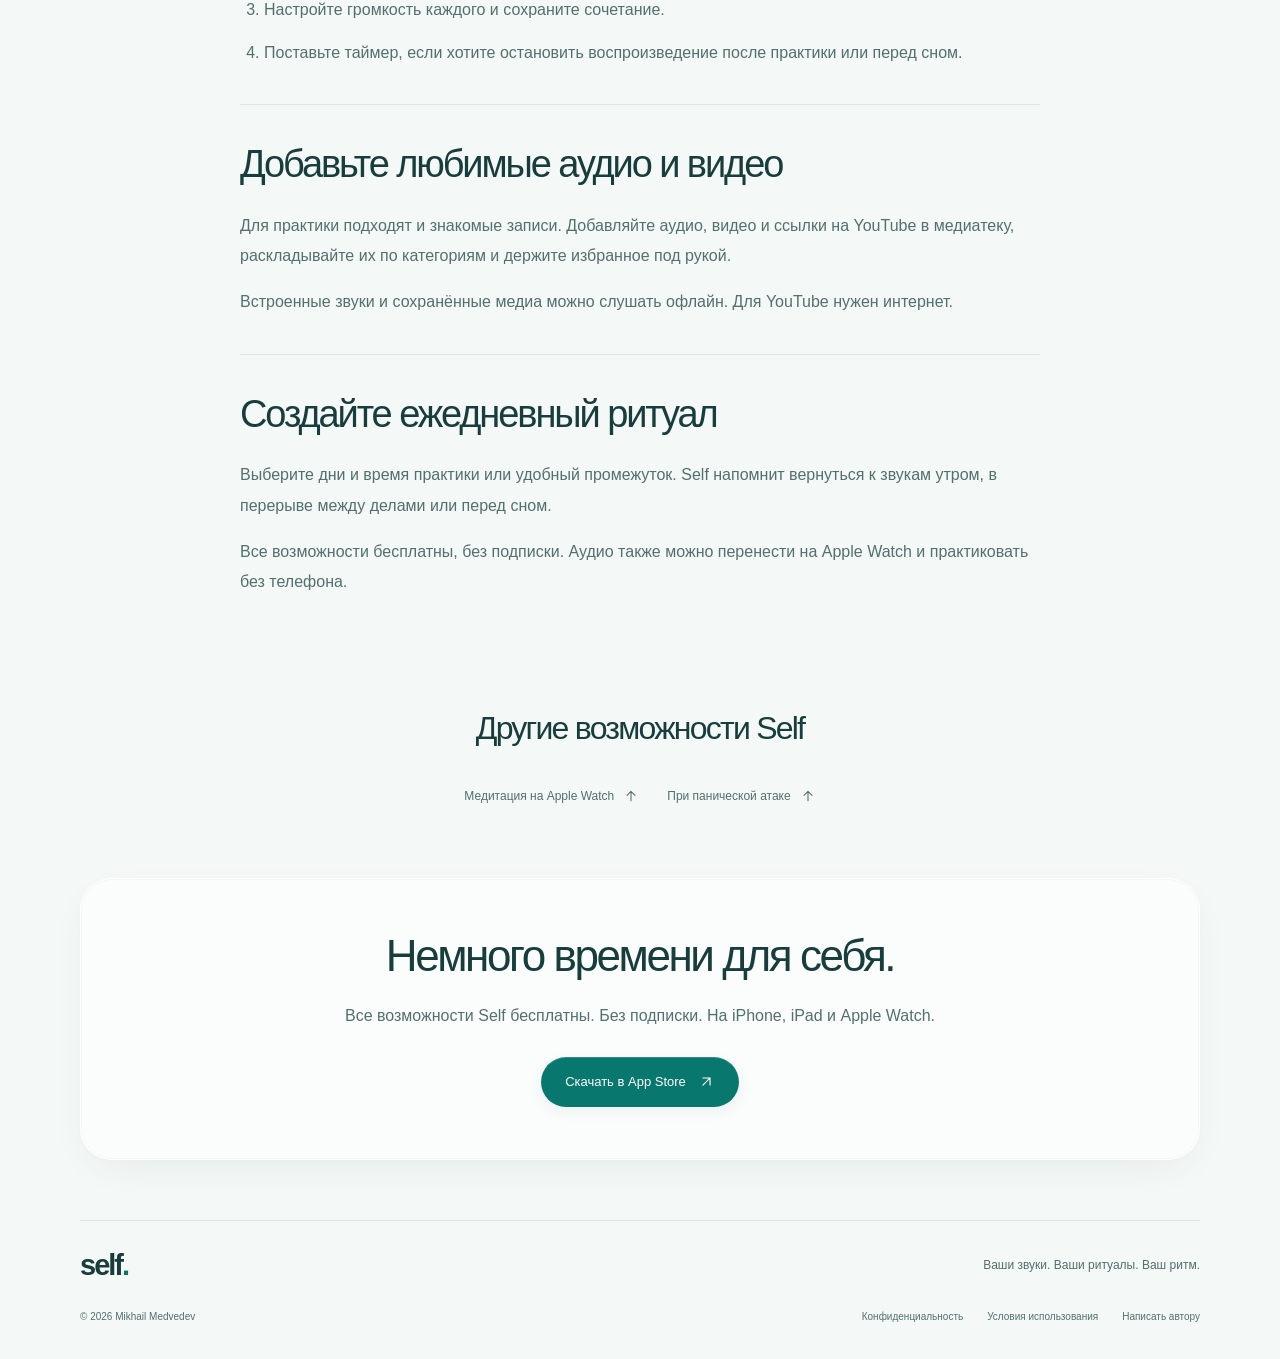
<file: ru/relaxing-sounds/index.html>
<!DOCTYPE html>
<html lang="ru">
<head>
  <meta charset="utf-8">
  <meta name="viewport" content="width=device-width, initial-scale=1">
  <meta name="color-scheme" content="light dark">
  <meta name="theme-color" content="#eff6f5" media="(prefers-color-scheme: light)">
  <meta name="theme-color" content="#101e1e" media="(prefers-color-scheme: dark)">
  <title>Звуки для расслабления и микшер звуков природы - Self</title>
  <meta name="description" content="Сочетайте звуки дождя, волн, леса и костра, сохраняйте любимые сочетания и ставьте таймер сна. Self - бесплатное приложение со звуками природы и медитацией.">
  <link rel="canonical" href="https://c0dedbear.github.io/self/ru/relaxing-sounds/">
  <link rel="alternate" hreflang="en" href="https://c0dedbear.github.io/self/relaxing-sounds/">
  <link rel="alternate" hreflang="ru" href="https://c0dedbear.github.io/self/ru/relaxing-sounds/">
  <link rel="alternate" hreflang="x-default" href="https://c0dedbear.github.io/self/relaxing-sounds/">
  <meta property="og:type" content="website">
  <meta property="og:site_name" content="Self">
  <meta property="og:locale" content="ru_RU">
  <meta property="og:locale:alternate" content="en_US">
  <meta property="og:title" content="Звуки для расслабления и микшер звуков природы - Self">
  <meta property="og:description" content="Сочетайте звуки дождя, волн, леса и костра, сохраняйте любимые сочетания и ставьте таймер сна. Self - бесплатное приложение со звуками природы и медитацией.">
  <meta property="og:url" content="https://c0dedbear.github.io/self/ru/relaxing-sounds/">
  <meta property="og:image" content="https://c0dedbear.github.io/self/assets/social.jpg">
  <meta property="og:image:alt" content="Self - приложение для медитации и звуков природы">
  <meta property="og:image:width" content="1200">
  <meta property="og:image:height" content="630">
  <meta name="twitter:card" content="summary_large_image">
  <meta name="twitter:title" content="Звуки для расслабления и микшер звуков природы - Self">
  <meta name="twitter:description" content="Сочетайте звуки дождя, волн, леса и костра, сохраняйте любимые сочетания и ставьте таймер сна. Self - бесплатное приложение со звуками природы и медитацией.">
  <meta name="twitter:image" content="https://c0dedbear.github.io/self/assets/social.jpg">
  <meta name="twitter:image:alt" content="Self - приложение для медитации и звуков природы">
  <link rel="icon" type="image/svg+xml" href="../../assets/favicon.svg">
  <link rel="stylesheet" href="../../assets/site.css">
  <link rel="stylesheet" href="../../assets/feature.css">
  <script src="../../assets/language.js" defer></script>
  <script src="../../assets/analytics.js" defer></script>
  <script data-goatcounter="https://self.goatcounter.com/count" defer src="https://gc.zgo.at/count.js"></script>
  <script type="application/ld+json">
{
  "@context": "https://schema.org",
  "@graph": [
    {
      "@type": "WebPage",
      "@id": "https://c0dedbear.github.io/self/ru/relaxing-sounds/#webpage",
      "url": "https://c0dedbear.github.io/self/ru/relaxing-sounds/",
      "name": "Звуки для расслабления и микшер звуков природы - Self",
      "description": "Сочетайте звуки дождя, волн, леса и костра, сохраняйте любимые сочетания и ставьте таймер сна. Self - бесплатное приложение со звуками природы и медитацией.",
      "inLanguage": "ru",
      "about": {
        "@id": "https://c0dedbear.github.io/self/#app"
      }
    },
    {
      "@type": "BreadcrumbList",
      "itemListElement": [
        {
          "@type": "ListItem",
          "position": 1,
          "name": "Self",
          "item": "https://c0dedbear.github.io/self/ru/"
        },
        {
          "@type": "ListItem",
          "position": 2,
          "name": "Звуки для расслабления",
          "item": "https://c0dedbear.github.io/self/ru/relaxing-sounds/"
        }
      ]
    }
  ]
}
  </script>
</head>
<body class="feature-page">
  <a class="skip-link" href="#main">Перейти к содержимому</a>
  <svg class="icon-definitions" aria-hidden="true" xmlns="http://www.w3.org/2000/svg">
    <defs>
      <symbol id="i-arrow" viewBox="0 0 24 24"><path d="M5 12h14m-6-6 6 6-6 6"/></symbol>
      <symbol id="i-external" viewBox="0 0 24 24"><path d="M7 17 17 7M7 7h10v10"/></symbol>
      <symbol id="i-sound" viewBox="0 0 24 24"><path d="M4 9v6m4-10v14m4-12v10m4-13v16m4-11v6"/></symbol>
      <symbol id="i-watch" viewBox="0 0 24 24"><rect x="5" y="5" width="14" height="14" rx="5"/><path d="m8 5 1-4h6l1 4m-8 14 1 4h6l1-4m-4-10v3l2 2"/></symbol>
      <symbol id="i-leaf" viewBox="0 0 24 24"><path d="M20 3C6 1 1 10 6 16s16-1 14-13ZM4 21 15 10"/></symbol>
      <symbol id="i-heart" viewBox="0 0 24 24"><path d="M20 13 12 21 4 13C-2 7 6-1 12 5c6-6 14 2 8 8Z"/></symbol>
      <symbol id="i-file" viewBox="0 0 24 24"><path d="M14 2H5v20h14V7Zm0 0v5h5M8 12h8M8 16h5"/></symbol>
      <symbol id="i-calendar" viewBox="0 0 24 24"><rect x="3" y="5" width="18" height="16" rx="4"/><path d="M7 2v6m10-6v6M3 11h18m-13 5h1m6 0h1"/></symbol>
      <symbol id="i-rain" viewBox="0 0 24 24"><path d="M6 15H5a4 4 0 1 1 1-8 6 6 0 0 1 11 0 4 4 0 1 1 2 8h-1M8 17l-1 3m6-3-1 3m6-3-1 3"/></symbol>
      <symbol id="i-tree" viewBox="0 0 24 24"><path d="m12 2 7 8h-4l6 7H3l6-7H5Zm0 15v5"/></symbol>
      <symbol id="i-wave" viewBox="0 0 24 24"><path d="M2 7q3-4 7 0t7 0 6 0M2 12q3-4 7 0t7 0 6 0M2 17q3-4 7 0t7 0 6 0"/></symbol>
      <symbol id="i-fire" viewBox="0 0 24 24"><path d="M12 2c3 5 0 7 4 9l2-4c6 8 2 15-6 15S1 15 6 9c0 4 3 4 3 4s-2-6 3-11Z"/></symbol>
      <symbol id="i-coffee" viewBox="0 0 24 24"><path d="M4 9h13v8a4 4 0 0 1-4 4H8a4 4 0 0 1-4-4Zm13 1h2a3 3 0 1 1 0 6h-2M7 2v3m4-3v3m4-3v3"/></symbol>
      <symbol id="i-offline" viewBox="0 0 24 24"><path d="M3 3l18 18M2 8a17 17 0 0 1 3-2m3-1a17 17 0 0 1 14 3M5 12a11 11 0 0 1 3-2m4-1a11 11 0 0 1 7 3M8 16a6 6 0 0 1 7-1M12 20h.01"/></symbol>
      <symbol id="i-menu" viewBox="0 0 24 24"><path d="M4 8h16M4 16h16"/></symbol>
    </defs>
  </svg>
  <header class="site-header">
    <div class="header-inner container">
      <a class="wordmark" href="../" aria-label="Self"><img src="../../assets/mark.svg" width="32" height="32" alt=""><span>self<span class="wordmark-dot">.</span></span></a>
      <nav class="desktop-nav" aria-label="Навигация"><a href="./" aria-current="page">Звуки для расслабления</a><a href="../apple-watch-meditation/">Медитация на Apple Watch</a><a href="../panic-attack-support/">При панической атаке</a></nav>
      <div class="header-actions"><nav class="language-switch" aria-label="Язык"><a href="../../relaxing-sounds/" data-language="en" lang="en" hreflang="en" aria-label="English">EN</a><a href="./" data-language="ru" lang="ru" hreflang="ru" aria-label="Русский" aria-current="page">RU</a></nav><details class="mobile-menu"><summary aria-label="Меню"><svg class="icon" aria-hidden="true"><use href="#i-menu"/></svg></summary><nav aria-label="Навигация"><a href="./" aria-current="page">Звуки для расслабления</a><a href="../apple-watch-meditation/">Медитация на Apple Watch</a><a href="../panic-attack-support/">При панической атаке</a></nav></details></div>
    </div>
  </header>
  <main id="main">
    <nav class="breadcrumbs container" aria-label="Хлебные крошки"><ol><li><a href="../">Self</a></li><li aria-current="page">Звуки для расслабления</li></ol></nav>
    <section class="topic-hero container" aria-labelledby="topic-title">
      <div><span class="eyebrow">ЗВУКИ ПРИРОДЫ ДЛЯ ВАШЕЙ ПРАКТИКИ</span><h1 id="topic-title">Звуки для расслабления.<br>Ваша атмосфера.</h1><p class="topic-intro">Дождь за рабочим столом, волны перед сном или лес для короткой медитации. В Self можно сочетать звуки природы, настраивать громкость каждого и сохранять свою атмосферу.</p><div class="hero-actions"><a class="button button-primary" href="https://apps.apple.com/app/id6794390672" target="_blank" rel="noopener noreferrer" data-analytics-event="download_app_relaxing-sounds_hero" data-goatcounter-click="download_app_relaxing-sounds_hero_ru" data-goatcounter-title="App Store: relaxing-sounds_hero" data-goatcounter-no-session="1"><span>Скачать в App Store</span><svg class="icon" aria-hidden="true"><use href="#i-external"/></svg></a></div><div class="platforms"><span>iPhone</span><span>iPad</span><span>Apple Watch</span></div></div>
      <div class="topic-visual"><div class="phone-frame"><img src="../../assets/player-ru.webp" width="840" height="1826" alt="Микшер звуков природы в Self с отдельной громкостью звуков и таймером медитации" fetchpriority="high"></div></div>
    </section>
    <div class="topic-highlights container"><article class="topic-highlight glass-surface"><h2>Соберите своё сочетание</h2><p>Соединяйте дождь, волны, лес и костёр. Настраивайте громкость каждого звука.</p></article>
<article class="topic-highlight glass-surface"><h2>Слушайте офлайн</h2><p>Встроенные звуки работают без интернета. Сделать паузу можно там, где вам удобно.</p></article>
<article class="topic-highlight glass-surface"><h2>Поставьте таймер сна</h2><p>Выберите, когда остановить воспроизведение, и отложите экран перед сном.</p></article></div>
    <article class="topic-content container" aria-label="Звуки для расслабления"><section class="topic-section" id="section-1" aria-labelledby="section-1-title"><h2 id="section-1-title">Звуки природы для медитации</h2><p>Необязательно выбирать только один звук. Соедините дождь и лес, добавьте тихий костёр или оставьте только волны. Меняйте громкость каждого звука, пока сочетание не станет комфортным.</p><p>Сохраните его, чтобы легко включить снова. Можно послушать пару минут во время перерыва или сделать звуки частью более долгой медитации.</p></section>
      <section class="topic-section" id="section-2" aria-labelledby="section-2-title"><h2 id="section-2-title">Как собрать сочетание звуков</h2><ol><li>Откройте микшер звуков в Self.</li><li>Выберите звуки природы, которые хотите слушать.</li><li>Настройте громкость каждого и сохраните сочетание.</li><li>Поставьте таймер, если хотите остановить воспроизведение после практики или перед сном.</li></ol></section>
      <section class="topic-section" id="section-3" aria-labelledby="section-3-title"><h2 id="section-3-title">Добавьте любимые аудио и видео</h2><p>Для практики подходят и знакомые записи. Добавляйте аудио, видео и ссылки на YouTube в медиатеку, раскладывайте их по категориям и держите избранное под рукой.</p><p>Встроенные звуки и сохранённые медиа можно слушать офлайн. Для YouTube нужен интернет.</p></section>
      <section class="topic-section" id="section-4" aria-labelledby="section-4-title"><h2 id="section-4-title">Создайте ежедневный ритуал</h2><p>Выберите дни и время практики или удобный промежуток. Self напомнит вернуться к звукам утром, в перерыве между делами или перед сном.</p><p>Все возможности бесплатны, без подписки. Аудио также можно перенести на Apple Watch и практиковать без телефона.</p></section></article>
    <section class="topic-related container" aria-labelledby="related-title"><h2 id="related-title">Другие возможности Self</h2><nav class="topic-related-links" aria-label="Другие возможности Self"><a class="text-link" href="../apple-watch-meditation/">Медитация на Apple Watch<svg class="icon" aria-hidden="true"><use href="#i-arrow"/></svg></a><a class="text-link" href="../panic-attack-support/">При панической атаке<svg class="icon" aria-hidden="true"><use href="#i-arrow"/></svg></a></nav></section>
    <section class="topic-closing container glass-surface" aria-labelledby="closing-title"><h2 id="closing-title">Немного времени для себя.</h2><p>Все возможности Self бесплатны. Без подписки. На iPhone, iPad и Apple Watch.</p><a class="button button-primary" href="https://apps.apple.com/app/id6794390672" target="_blank" rel="noopener noreferrer" data-analytics-event="download_app_relaxing-sounds_closing" data-goatcounter-click="download_app_relaxing-sounds_closing_ru" data-goatcounter-title="App Store: relaxing-sounds_closing" data-goatcounter-no-session="1"><span>Скачать в App Store</span><svg class="icon" aria-hidden="true"><use href="#i-external"/></svg></a></section>
  </main>
  <footer class="site-footer container"><div class="footer-top"><a class="wordmark" href="../" aria-label="Self"><span>self<span class="wordmark-dot">.</span></span></a><p>Ваши звуки. Ваши ритуалы. Ваш ритм.</p></div><div class="footer-bottom"><span>© <span data-year>2026</span> Mikhail Medvedev</span><nav aria-label="Полезные ссылки"><a href="../privacy/">Конфиденциальность</a><a href="../terms/">Условия использования</a><a href="mailto:codedbear@icloud.com">Написать автору</a></nav></div></footer>
</body>
</html>
</file>
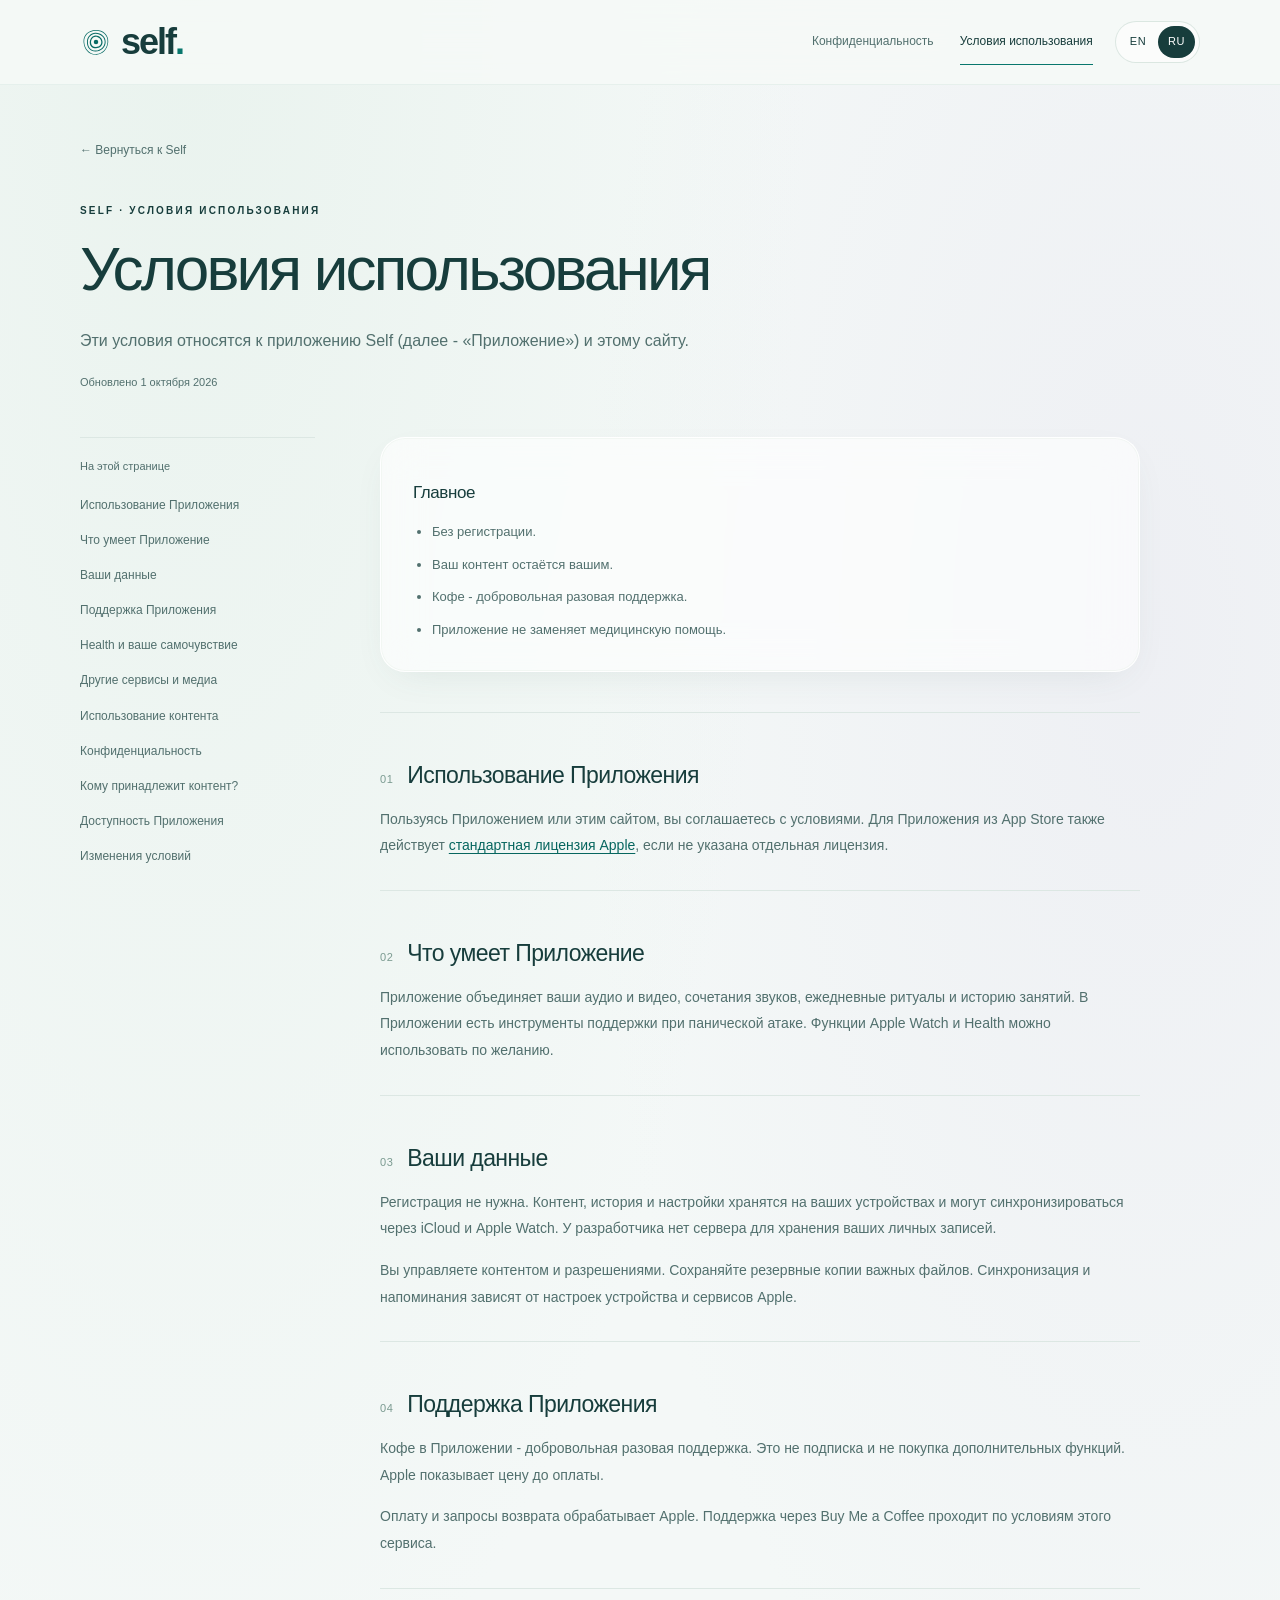
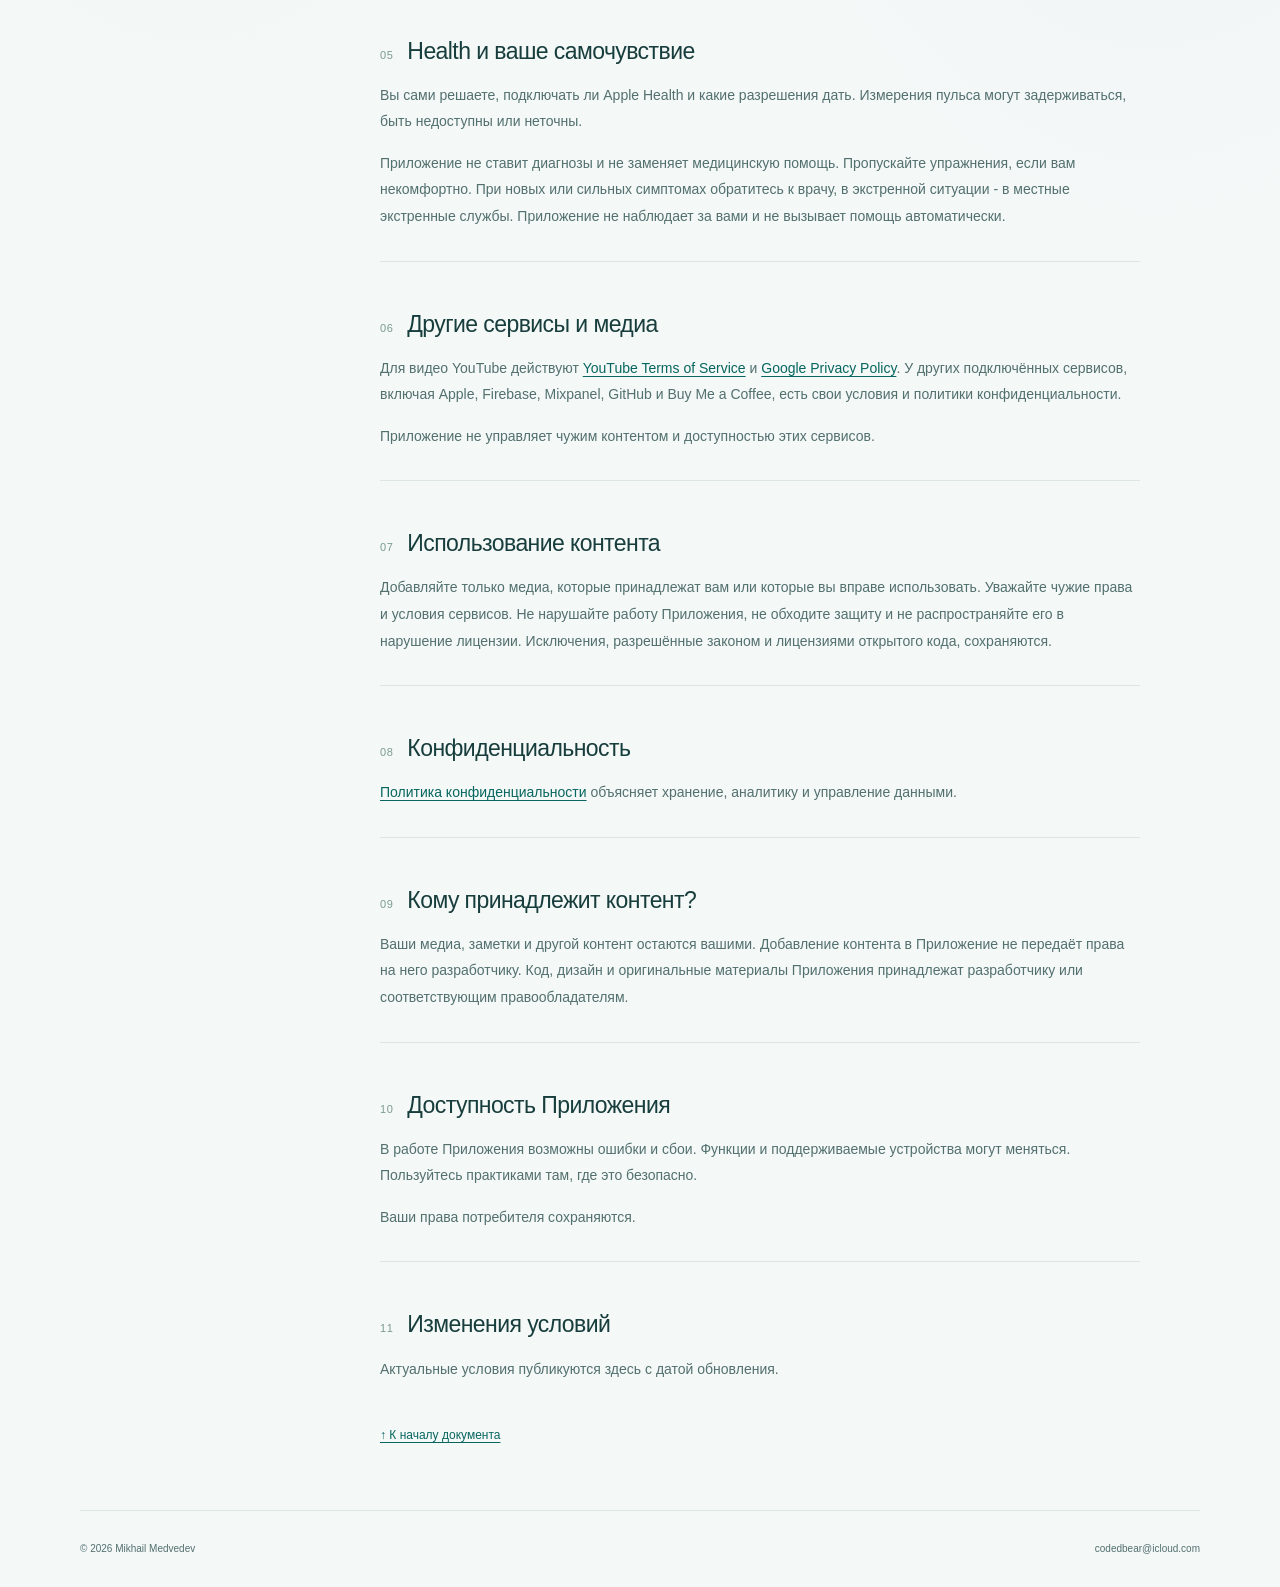
<file: ru/terms/index.html>
<!doctype html>
<html lang="ru">
<head>
  <meta charset="utf-8">
  <meta name="viewport" content="width=device-width, initial-scale=1">
  <meta name="color-scheme" content="light dark">
  <meta name="theme-color" content="#eff6f5" media="(prefers-color-scheme: light)">
  <meta name="theme-color" content="#101e1e" media="(prefers-color-scheme: dark)">
  <title>Условия использования - Self</title>
  <meta name="description" content="Эти условия относятся к приложению Self (далее - «Приложение») и этому сайту.">
  <link rel="canonical" href="https://c0dedbear.github.io/self/ru/terms/">
  <link rel="alternate" hreflang="en" href="https://c0dedbear.github.io/self/terms/">
  <link rel="alternate" hreflang="ru" href="https://c0dedbear.github.io/self/ru/terms/">
  <link rel="alternate" hreflang="x-default" href="https://c0dedbear.github.io/self/terms/">
  <meta property="og:type" content="website">
  <meta property="og:site_name" content="Self">
  <meta property="og:locale" content="ru_RU">
  <meta property="og:locale:alternate" content="en_US">
  <meta property="og:title" content="Условия использования - Self">
  <meta property="og:description" content="Эти условия относятся к приложению Self (далее - «Приложение») и этому сайту.">
  <meta property="og:url" content="https://c0dedbear.github.io/self/ru/terms/">
  <meta property="og:image" content="https://c0dedbear.github.io/self/assets/social.jpg">
  <meta property="og:image:alt" content="Self - приложение для медитации и звуков природы">
  <meta property="og:image:width" content="1200">
  <meta property="og:image:height" content="630">
  <meta name="twitter:card" content="summary_large_image">
  <meta name="twitter:title" content="Условия использования - Self">
  <meta name="twitter:description" content="Эти условия относятся к приложению Self (далее - «Приложение») и этому сайту.">
  <meta name="twitter:image" content="https://c0dedbear.github.io/self/assets/social.jpg">
  <meta name="twitter:image:alt" content="Self - приложение для медитации и звуков природы">
  <link rel="icon" type="image/svg+xml" href="../../assets/favicon.svg">
  <link rel="stylesheet" href="../../assets/site.css">
  <link rel="stylesheet" href="../../assets/legal.css">
  <script src="../../assets/language.js" defer></script>
  <script src="../../assets/analytics.js" defer></script>
  <script data-goatcounter="https://self.goatcounter.com/count" defer src="https://gc.zgo.at/count.js"></script>
  <script type="application/ld+json">
{
  "@context": "https://schema.org",
  "@graph": [
    {
      "@type": "WebPage",
      "@id": "https://c0dedbear.github.io/self/ru/terms/#webpage",
      "url": "https://c0dedbear.github.io/self/ru/terms/",
      "name": "Условия использования - Self",
      "description": "Эти условия относятся к приложению Self (далее - «Приложение») и этому сайту.",
      "inLanguage": "ru",
      "about": {
        "@id": "https://c0dedbear.github.io/self/#app"
      }
    }
  ]
}
  </script>
</head>
<body class="legal-page">
  <a class="skip-link" href="#main">Перейти к содержимому</a>
  <header class="site-header"><div class="header-inner container"><a class="wordmark" href="../" aria-label="Self"><img src="../../assets/mark.svg" width="32" height="32" alt=""><span>self<span class="wordmark-dot">.</span></span></a><nav class="legal-nav" aria-label="Документы"><a href="../privacy/">Конфиденциальность</a><a href="./" aria-current="page">Условия использования</a></nav><nav class="language-switch" aria-label="Язык"><a href="../../terms/" data-language="en" lang="en" hreflang="en" aria-label="English">EN</a><a href="./" data-language="ru" lang="ru" hreflang="ru" aria-label="Русский" aria-current="page">RU</a></nav></div></header>
  <main class="container" id="main">
<div class="legal-heading"><a class="legal-back" href="../">← Вернуться к Self</a><p class="eyebrow">SELF · УСЛОВИЯ ИСПОЛЬЗОВАНИЯ</p><h1>Условия использования</h1><p class="legal-intro">Эти условия относятся к приложению Self (далее - «Приложение») и этому сайту.</p><p class="legal-date">Обновлено 1 октября 2026</p></div>
          <div class="legal-layout"><aside class="legal-toc" aria-label="На этой странице"><p>На этой странице</p><nav><a href="#acceptance">Использование Приложения</a><a href="#service">Что умеет Приложение</a><a href="#accounts">Ваши данные</a><a href="#support">Поддержка Приложения</a><a href="#health">Health и ваше самочувствие</a><a href="#external">Другие сервисы и медиа</a><a href="#responsibilities">Использование контента</a><a href="#privacy">Конфиденциальность</a><a href="#rights">Кому принадлежит контент?</a><a href="#disclaimer">Доступность Приложения</a><a href="#changes">Изменения условий</a></nav></aside><article class="legal-content" aria-label="Условия использования"><div class="legal-summary glass-surface"><h2>Главное</h2><ul><li>Без регистрации.</li><li>Ваш контент остаётся вашим.</li><li>Кофе - добровольная разовая поддержка.</li><li>Приложение не заменяет медицинскую помощь.</li></ul></div><section id="acceptance" class="legal-section">
              <h2><span class="legal-number" aria-hidden="true">01</span>Использование Приложения</h2>
              <p>Пользуясь Приложением или этим сайтом, вы соглашаетесь с условиями. Для Приложения из App Store также действует <a href="https://www.apple.com/legal/internet-services/itunes/dev/stdeula/">стандартная лицензия Apple</a>, если не указана отдельная лицензия.</p>
            </section><section id="service" class="legal-section">
              <h2><span class="legal-number" aria-hidden="true">02</span>Что умеет Приложение</h2>
              <p>Приложение объединяет ваши аудио и видео, сочетания звуков, ежедневные ритуалы и историю занятий. В Приложении есть инструменты поддержки при панической атаке. Функции Apple Watch и Health можно использовать по желанию.</p>
            </section><section id="accounts" class="legal-section">
              <h2><span class="legal-number" aria-hidden="true">03</span>Ваши данные</h2>
              <p>Регистрация не нужна. Контент, история и настройки хранятся на ваших устройствах и могут синхронизироваться через iCloud и Apple Watch. У разработчика нет сервера для хранения ваших личных записей.</p>
              <p>Вы управляете контентом и разрешениями. Сохраняйте резервные копии важных файлов. Синхронизация и напоминания зависят от настроек устройства и сервисов Apple.</p>
            </section><section id="support" class="legal-section">
              <h2><span class="legal-number" aria-hidden="true">04</span>Поддержка Приложения</h2>
              <p>Кофе в Приложении - добровольная разовая поддержка. Это не подписка и не покупка дополнительных функций. Apple показывает цену до оплаты.</p>
              <p>Оплату и запросы возврата обрабатывает Apple. Поддержка через Buy Me a Coffee проходит по условиям этого сервиса.</p>
            </section><section id="health" class="legal-section">
              <h2><span class="legal-number" aria-hidden="true">05</span>Health и ваше самочувствие</h2>
              <p>Вы сами решаете, подключать ли Apple Health и какие разрешения дать. Измерения пульса могут задерживаться, быть недоступны или неточны.</p>
              <p>Приложение не ставит диагнозы и не заменяет медицинскую помощь. Пропускайте упражнения, если вам некомфортно. При новых или сильных симптомах обратитесь к врачу, в экстренной ситуации - в местные экстренные службы. Приложение не наблюдает за вами и не вызывает помощь автоматически.</p>
            </section><section id="external" class="legal-section">
              <h2><span class="legal-number" aria-hidden="true">06</span>Другие сервисы и медиа</h2>
              <p>Для видео YouTube действуют <a href="https://www.youtube.com/t/terms">YouTube Terms of Service</a> и <a href="https://policies.google.com/privacy">Google Privacy Policy</a>. У других подключённых сервисов, включая Apple, Firebase, Mixpanel, GitHub и Buy Me a Coffee, есть свои условия и политики конфиденциальности.</p>
              <p>Приложение не управляет чужим контентом и доступностью этих сервисов.</p>
            </section><section id="responsibilities" class="legal-section">
              <h2><span class="legal-number" aria-hidden="true">07</span>Использование контента</h2>
              <p>Добавляйте только медиа, которые принадлежат вам или которые вы вправе использовать. Уважайте чужие права и условия сервисов. Не нарушайте работу Приложения, не обходите защиту и не распространяйте его в нарушение лицензии. Исключения, разрешённые законом и лицензиями открытого кода, сохраняются.</p>
            </section><section id="privacy" class="legal-section">
              <h2><span class="legal-number" aria-hidden="true">08</span>Конфиденциальность</h2>
              <p><a href="../privacy/">Политика конфиденциальности</a> объясняет хранение, аналитику и управление данными.</p>
            </section><section id="rights" class="legal-section">
              <h2><span class="legal-number" aria-hidden="true">09</span>Кому принадлежит контент?</h2>
              <p>Ваши медиа, заметки и другой контент остаются вашими. Добавление контента в Приложение не передаёт права на него разработчику. Код, дизайн и оригинальные материалы Приложения принадлежат разработчику или соответствующим правообладателям.</p>
            </section><section id="disclaimer" class="legal-section">
              <h2><span class="legal-number" aria-hidden="true">10</span>Доступность Приложения</h2>
              <p>В работе Приложения возможны ошибки и сбои. Функции и поддерживаемые устройства могут меняться. Пользуйтесь практиками там, где это безопасно.</p>
              <p>Ваши права потребителя сохраняются.</p>
            </section><section id="changes" class="legal-section">
              <h2><span class="legal-number" aria-hidden="true">11</span>Изменения условий</h2>
              <p>Актуальные условия публикуются здесь с датой обновления.</p>
            </section><a class="legal-back legal-end" href="#main">↑ К началу документа</a></article></div>
  </main>
  <footer class="site-footer container"><div class="footer-bottom"><span>© <span data-year>2026</span> <span>Mikhail Medvedev</span></span><a href="mailto:codedbear@icloud.com">codedbear@icloud.com</a></div></footer>
</body>
</html>
</file>
<file: assets/site.css>
:root {
  color-scheme: light dark;
  --ink: #173d3c;
  --secondary: #52706e;
  --accent: #08776d;
  --accent-dark: #07665f;
  --mint: #d2eee5;
  --background: #f4f8f7;
  --rule: #dce7e3;
  --glass: rgb(255 255 255 / 62%);
  --ease: cubic-bezier(.22, 1, .36, 1);
  font-family: -apple-system, BlinkMacSystemFont, "Segoe UI", sans-serif;
  font-synthesis: none;
  -webkit-font-smoothing: antialiased;
  scroll-behavior: smooth;
  scroll-padding-top: 104px;
}
* { box-sizing: border-box; }
body { margin: 0; background: var(--background); color: var(--ink); line-height: 1.6; }
body, button, a { -webkit-tap-highlight-color: transparent; }
button, input { font: inherit; }
button, summary { cursor: pointer; }
a { color: inherit; text-decoration: none; }
img { max-width: 100%; height: auto; display: block; }
button { color: inherit; }
button:disabled { cursor: default; }
[hidden] { display: none !important; }
::selection { color: var(--ink); background: #c6e8de; }
:focus-visible { outline: 3px solid var(--accent); outline-offset: 5px; }
.container { width: min(1120px, calc(100% - 64px)); margin-inline: auto; }
.icon { display: block; width: 24px; height: 24px; fill: none; stroke: currentColor; stroke-width: 1.6; stroke-linecap: round; stroke-linejoin: round; flex: 0 0 auto; }
.icon-definitions { position: absolute; width: 0; height: 0; overflow: hidden; }
.sr-only { position: absolute; width: 1px; height: 1px; padding: 0; margin: -1px; overflow: hidden; clip-path: inset(50%); white-space: nowrap; border: 0; }
.skip-link { position: fixed; z-index: 20; left: 24px; top: 16px; padding: 12px 20px; border-radius: 14px; color: #fff; background: var(--accent); transform: translateY(-160%); }
.skip-link:focus { transform: none; }
.site-header { position: sticky; z-index: 10; top: 0; background: rgb(246 250 248 / 78%); border-bottom: 1px solid rgb(216 231 225 / 50%); backdrop-filter: blur(22px); -webkit-backdrop-filter: blur(22px); }
.header-inner { min-height: 84px; display: flex; justify-content: space-between; align-items: center; gap: 24px; }
.wordmark { display: inline-flex; align-items: center; gap: 9px; line-height: 1; }
.wordmark > span { font-size: 36px; letter-spacing: -2px; font-weight: 650; }
.wordmark-dot { color: var(--accent); }
.desktop-nav { display: flex; gap: 32px; font-size: 13px; font-weight: 500; }
.desktop-nav a { padding-block: 12px; position: relative; }
.desktop-nav a::after { content: ""; position: absolute; bottom: 7px; left: 0; width: 100%; height: 1px; background: var(--accent); transform: scaleX(0); transform-origin: left; transition: transform .3s var(--ease); }
.desktop-nav a:hover::after { transform: scaleX(1); }
.header-actions { display: flex; align-items: center; gap: 12px; }
.language-switch { display: flex; gap: 2px; padding: 4px; border: 1px solid rgb(201 219 211 / 65%); border-radius: 100px; background: rgb(255 255 255 / 55%); }
.language-switch a { display: grid; place-items: center; border-radius: 100px; padding: 7px 10px; min-height: 32px; font-size: 11px; letter-spacing: .5px; transition: background .2s, color .2s; }
.language-switch a[aria-current="page"] { background: var(--ink); color: #fff; }
.mobile-menu summary { width: 38px; height: 38px; display: grid; place-items: center; background: transparent; border: 1px solid var(--rule); border-radius: 50%; }
.mobile-menu { display: none; }
.hero { position: relative; overflow: clip; padding-top: 77px; background: linear-gradient(180deg, #f0f5f5, #f4f8f7); isolation: isolate; }
.hero-wash { position: absolute; inset: 0; z-index: -1; pointer-events: none; }
.hero-wash span { position: absolute; border-radius: 50%; filter: blur(70px); opacity: .52; animation: ambient 22s ease-in-out infinite alternate; }
.hero-wash span:nth-child(1) { width: 660px; height: 660px; left: calc(50% - 620px); top: 210px; background: #dcdaef; }
.hero-wash span:nth-child(2) { width: 820px; height: 620px; right: calc(50% - 650px); top: 260px; background: #bce8dd; animation-delay: -10s; }
.hero-wash span:nth-child(3) { width: 420px; height: 400px; right: 10%; top: -150px; background: #dfedee; animation-delay: -5s; }
.hero-content { position: relative; z-index: 2; text-align: center; }
.eyebrow { font-size: 10px; font-weight: 600; letter-spacing: 2.2px; text-transform: uppercase; line-height: 1.6; display: block; }
.hero-eyebrow { display: inline-flex; align-items: center; gap: 10px; border: 1px solid #dbe9e3; border-radius: 100px; padding: 9px 16px; background: rgb(255 255 255 / 50%); font-size: 9px; letter-spacing: 1.8px; }
.status-dot { width: 5px; height: 5px; border-radius: 50%; background: #579d88; box-shadow: 0 0 0 4px #579d8810; flex: 0 0 auto; }
h1, h2, h3, p { margin: 0; }
h1 { font-weight: 500; font-size: clamp(56px, 6.8vw, 88px); line-height: 1.08; letter-spacing: -.065em; margin: 27px 0 24px; }
.gradient-text { color: var(--accent); background: linear-gradient(110deg, #167867, #6d9a92 92%); -webkit-background-clip: text; background-clip: text; -webkit-text-fill-color: transparent; }
.hero-description { max-width: 450px; margin-inline: auto; font-size: 16px; color: var(--secondary); line-height: 1.85; }
.hero-actions { margin: 29px 0 22px; display: flex; justify-content: center; align-items: center; gap: 20px; flex-wrap: wrap; }
.button { display: inline-flex; justify-content: center; align-items: center; gap: 12px; min-height: 50px; border: 0; border-radius: 100px; padding: 14px 24px; font-size: 13px; font-weight: 500; line-height: 1.5; transition: transform .3s var(--ease), box-shadow .3s, background .3s; }
.button-primary { color: #fff; background: var(--accent); box-shadow: 0 5px 14px #08776d12, inset 0 1px 0 #ffffff26; }
.button-primary:hover { background: var(--accent-dark); transform: translateY(-2px); box-shadow: 0 10px 24px #08776d24; }
.button .icon { width: 17px; height: 17px; }
.platforms { display: flex; justify-content: center; gap: 12px; color: #627b76; font-size: 10px; letter-spacing: .5px; }
.platforms span + span::before { content: "·"; margin-right: 12px; opacity: .6; }
.hero-scene { height: 657px; position: relative; margin-top: 14px; }
.scene-halo { position: absolute; width: min(690px, 100%); aspect-ratio: 1; border-radius: 50%; left: 50%; top: 0; transform: translateX(-50%); background: radial-gradient(circle, #b4e2d89c 0%, #c8e8e03d 45%, transparent 68%); }
.scene-mark { position: absolute; width: min(630px, 100%); left: 50%; top: -5px; transform: translateX(-50%); opacity: .1; }
.scene-mark img { width: 100%; }
.scene-phone { width: 235px; position: absolute; left: calc(50% - 117.5px); top: 53px; transform: translateY(var(--hero-offset, 0px)) rotate(-3deg); transition: transform .5s var(--ease); z-index: 2; }
.phone-frame { padding: 7px; background: linear-gradient(135deg, #eff4f1, #9eaca8 60%, #f5faf6); border: 1px solid #b3c2bd; border-radius: 37px; box-shadow: 0 30px 65px -20px #244c4240, 0 5px 14px #173d3c0e, inset 0 0 0 2px #fff; }
.phone-frame img { width: 100%; border-radius: 29px; }
.glass-surface { background: var(--glass); border: 1px solid rgb(255 255 255 / 85%); box-shadow: 0 12px 40px -18px #41665b26, inset 0 0 0 1px #e0ebe24d; backdrop-filter: blur(20px); -webkit-backdrop-filter: blur(20px); }
.floating-card { position: absolute; border-radius: 24px; padding: 20px 22px; z-index: 3; display: flex; align-items: center; gap: 14px; animation: float 9s ease-in-out infinite; }
.floating-card strong { display: block; font-size: 13px; font-weight: 500; }
.floating-card span:not(.tile-icon) { display: block; font-size: 11px; color: var(--secondary); margin-top: 3px; }
.float-sounds { left: calc(50% - 425px); top: 155px; width: 268px; flex-wrap: wrap; transform: rotate(-6deg); }
.float-watch { right: calc(50% - 435px); top: 328px; width: 279px; transform: rotate(5deg); animation-delay: -4s; }
.tile-icon { width: 40px; height: 40px; display: grid; place-items: center; background: #e3f0e9; color: var(--accent); border-radius: 13px; flex: 0 0 auto; }
.tile-icon .icon { width: 20px; height: 20px; }
.mini-faders { display: flex; gap: 8px; width: 100%; padding-left: 54px; padding-top: 2px; }
.mini-faders i { width: 22px; height: 57px; border: 1px solid #c5d9cf; border-radius: 12px; background: linear-gradient(to top, #86b9a5 58%, #ecf6f1 58%); }
.mini-faders i:nth-child(2) { background: linear-gradient(to top, #a3c5cb 34%, #ecf6f1 34%); }
.mini-faders i:nth-child(3) { background: linear-gradient(to top, #b3b6d0 77%, #ecf6f1 77%); }
.mini-faders i:nth-child(4) { background: linear-gradient(to top, #cbbba7 43%, #ecf6f1 43%); }
.scene-caption { position: absolute; bottom: 14px; left: 0; right: 0; display: flex; justify-content: center; align-items: center; gap: 22px; font-size: 11px; color: var(--secondary); letter-spacing: .9px; }
.caption-line { width: 60px; height: 1px; background: #bccfc8; }
.section-space { padding-top: 115px; }
.section-heading { text-align: center; margin-bottom: 50px; }
h2 { font-size: clamp(36px, 4.5vw, 54px); line-height: 1.15; font-weight: 500; letter-spacing: -.055em; margin-top: 16px; }
.soft-text { color: #739289; }
.section-heading > p { max-width: 420px; margin: 21px auto 0; font-size: 15px; color: var(--secondary); line-height: 1.85; }
.feature-grid { display: grid; grid-template-columns: 1.1fr 1fr; gap: 24px; }
.feature-card { position: relative; display: flex; flex-direction: column; border-radius: 32px; min-height: 575px; overflow: hidden; isolation: isolate; transition: box-shadow .5s var(--ease), transform .5s var(--ease); }
@media(hover: hover) { .feature-card:hover { box-shadow: 0 28px 65px -26px #285b492b; transform: translateY(-4px); } }
.feature-copy { position: relative; z-index: 2; flex-shrink: 0; padding: 35px 36px; }
.feature-copy .tile-icon { margin-bottom: 24px; }
.feature-copy .eyebrow { color: var(--secondary); font-size: 9px; letter-spacing: 1.5px; margin-bottom: 15px; }
h3 { font-size: 30px; font-weight: 500; line-height: 1.23; letter-spacing: -.035em; }
.feature-copy > p { color: var(--secondary); font-size: 13px; line-height: 1.85; max-width: 355px; margin-top: 17px; }
.sound-card { background: linear-gradient(150deg, #e8f4ee, #e2efe9 55%, #e9edf4); }
.sound-art { position: relative; height: 220px; flex-shrink: 0; margin-top: auto; display: flex; justify-content: center; align-items: flex-end; }
.sound-orbit { position: absolute; top: -180px; right: -60px; width: 400px; height: 400px; border: 1px solid #bad7c47a; border-radius: 50%; z-index: -1; }
.sound-orbit::after { content: ""; position: absolute; inset: 35px; border: 1px solid #bad7c45c; border-radius: 50%; }
.sound-bars { display: flex; gap: 18px; align-items: flex-end; padding: 0 20px 27px; width: min(345px, 100%); }
.sound-bar { height: 158px; flex: 1; min-width: 0; position: relative; display: flex; align-items: flex-end; justify-content: center; padding-bottom: 20px; border: 1px solid #ffffff; border-radius: 40px; background: #ffffff85; color: #fff; overflow: hidden; box-shadow: 0 12px 24px #385e4312; }
.sound-bar span { position: absolute; inset: 36% 0 0; border-radius: 22px; z-index: 0; background: #82a7b4; }
.sound-bar .icon { z-index: 1; width: 23px; }
.sound-bar.forest span { top: 13%; background: #76a78a; }
.sound-bar.waves span { top: 49%; background: #779dca; }
.sound-bar.fire span { top: 61%; background: #c7a77d; }
.library-card { background: linear-gradient(155deg, #f5f7fc, #e8eef5); }
.library-card h3 { font-size: 29px; }
.card-device { position: relative; flex-shrink: 0; width: 225px; margin: 0 48px -245px auto; transform: rotate(-9deg); }
.rhythm-section { position: relative; overflow: clip; }
.rhythm-layout { display: grid; grid-template-columns: 1fr 1fr; align-items: center; gap: 88px; }
.rhythm-visual { position: relative; min-height: 580px; display: grid; place-items: center; }
.rhythm-blob { position: absolute; width: 440px; max-width: 100%; height: 480px; background: linear-gradient(120deg, #e5e7f1, #dceee8); border-radius: 46% 54% 55% 45% / 52% 42% 58% 48%; transform: rotate(-12deg); }
.rhythm-visual > .phone-frame { width: 216px; transform: rotate(5deg); z-index: 1; }
.ritual-note { position: absolute; z-index: 2; bottom: 68px; left: -6px; padding: 18px 22px; border-radius: 18px; font-size: 12px; line-height: 1.6; display: flex; gap: 14px; align-items: center; transform: rotate(-5deg); }
.ritual-note .icon { color: var(--accent); }
.rhythm-copy > p { margin-top: 24px; max-width: 380px; font-size: 15px; line-height: 1.85; color: var(--secondary); }
.detail-list { padding: 0; margin: 29px 0 0; list-style: none; display: grid; gap: 20px; }
.detail-list li { display: flex; gap: 12px; align-items: center; font-size: 12px; color: var(--secondary); }
.detail-list .icon { width: 18px; height: 18px; color: var(--accent); }
.devices-grid { grid-template-columns: 1fr 1fr; }
.devices-grid .feature-card { min-height: 560px; }
.watch-card { background: linear-gradient(135deg, #eef4ed, #e4eee3 75%, #e2e9e4); }
.watch-stage { position: relative; flex-shrink: 0; width: 210px; height: 305px; margin: auto 48px -26px auto; transform: rotate(-14deg); }
.watch-strap { position: absolute; inset: -30px 24px; border-radius: 32px; background: linear-gradient(90deg, #c5d0c3, #e1e5dd 35%, #c7d1c4); box-shadow: inset 0 0 0 1px #b9c6b4; }
.watch-frame { position: absolute; inset: 49px 0 31px; padding: 9px; border-radius: 47px; background: linear-gradient(145deg, #dadfd8, #7e8880 48%, #e1e5de); box-shadow: 0 22px 32px #213e2826, inset 0 0 0 2px #f2f5ec; }
.watch-frame::after { content: ""; position: absolute; right: -5px; top: 48px; width: 5px; height: 33px; background: #9fa9a0; border-radius: 0 4px 4px 0; }
.watch-frame img { width: 100%; height: 100%; object-fit: cover; border-radius: 38px; }
.diary-card { background: linear-gradient(135deg, #eef1fa, #e5ecf5); }
.diary-card .card-device { width: 212px; transform: rotate(8deg); }
.feature-note { max-width: 640px; margin: 22px auto 0; font-size: 10px; line-height: 1.7; text-align: center; color: var(--secondary); }
.panic-panel { display: grid; grid-template-columns: minmax(0, 1.2fr) minmax(0, .8fr); gap: 40px; align-items: center; padding: 48px; border-radius: 36px; overflow: clip; background: linear-gradient(120deg, #f9f5f8e6, #f1eff7e6 65%, #ecf2f5e6); }
.panic-copy .eyebrow { color: #886780; }
.panic-copy h2 { font-size: clamp(34px, 3.6vw, 47px); margin-top: 17px; }
.panic-copy .soft-text { color: #977e95; }
.panic-intro { margin-top: 22px; font-size: 13px; line-height: 1.85; color: var(--secondary); max-width: 465px; }
.panic-mechanics { margin-top: 27px; border-top: 1px solid #ded8e3; }
.panic-mechanics details { border-bottom: 1px solid #ded8e3; }
.panic-mechanics summary { display: flex; gap: 13px; align-items: center; min-height: 66px; padding: 13px 0; font-size: 13px; font-weight: 600; cursor: pointer; list-style: none; line-height: 1.5; }
.panic-mechanics summary::-webkit-details-marker { display: none; }
.panic-mechanics summary:hover { color: #886780; }
.panic-step { font-size: 10px; font-weight: 500; letter-spacing: .05em; color: #977e95; flex-shrink: 0; }
.panic-expand { position: relative; margin-left: auto; flex: 0 0 22px; height: 22px; border-radius: 50%; background: #e9e3ed; }
.panic-expand::before, .panic-expand::after { content: ""; position: absolute; background: #886780; width: 8px; height: 1px; left: 7px; top: 10.5px; }
.panic-expand::after { rotate: 90deg; transition: rotate .2s var(--ease); }
.panic-mechanics details[open] .panic-expand::after { rotate: 0deg; }
.panic-mechanics details > p { padding: 0 0 19px 27px; font-size: 12px; line-height: 1.8; color: var(--secondary); }
.panic-voice { display: flex; gap: 12px; align-items: center; margin-top: 25px; color: #886780; }
.panic-voice .icon { flex: 0 0 21px; }
.panic-voice p { font-size: 11px; line-height: 1.7; }
.panic-visual { min-width: 0; position: relative; display: flex; flex-direction: column; align-items: center; justify-content: center; padding-block: 28px; }
.panic-orbit { position: absolute; width: 360px; aspect-ratio: 1; border-radius: 50%; background: radial-gradient(circle, #e2cee2 0, #e5dbe940 62%, transparent 72%); }
.panic-orbit::before, .panic-orbit::after { content: ""; position: absolute; inset: 10%; border: 1px solid #cbb9d047; border-radius: 50%; }
.panic-orbit::after { inset: -3%; }
.panic-visual .phone-frame { width: 218px; max-width: 100%; z-index: 1; transform: rotate(3deg); box-shadow: 0 28px 55px -17px #4e315c40; }
.panic-step-visual { display: none; }
.panic-screen-stack { display: grid; }
.panic-screen-stack .panic-screen { grid-area: 1 / 1; width: 100%; aspect-ratio: 840 / 1826; object-fit: cover; opacity: 0; visibility: hidden; transition: opacity .3s var(--ease), visibility .3s; }
.panic-screen-stack .panic-screen.is-active { opacity: 1; visibility: visible; }
.panic-mechanics details[data-active="true"] summary { color: #775470; }
.panic-mechanics details[data-active="true"] .panic-step { color: #775470; font-weight: 700; }
.panic-card-visual { align-self: stretch; display: flex; justify-content: center; margin-top: auto; padding: 30px 0 8px; }
.panic-card-visual .phone-frame { width: 208px; max-width: 100%; box-shadow: 0 24px 46px -18px #4e315c3b; }
.panic-caption { position: relative; margin-top: 28px; font-size: 11px; color: #886780; text-align: center; }
.panic-preparation { margin-top: 33px; }
.panic-preparation > .eyebrow { margin-bottom: 18px; color: #886780; text-align: center; line-height: 1.8; }
.panic-personal-grid { display: grid; grid-template-columns: minmax(0, 1fr) minmax(0, 1fr); gap: 20px; }
.panic-personal-card { display: flex; flex-direction: column; align-items: flex-start; overflow: clip; padding: 30px; border-radius: 26px; background: linear-gradient(130deg, #f8f5f9bd, #eef3f6b0); }
.panic-personal-card .tile-icon { background: #eee7f0; color: #886780; margin-bottom: 18px; }
.panic-personal-card h3 { font-size: 23px; line-height: 1.3; letter-spacing: -.025em; }
.panic-personal-card p { margin-top: 13px; font-size: 13px; color: var(--secondary); line-height: 1.85; }
.closing { text-align: center; padding: 114px 0 93px; }
.closing > img { margin: 0 auto 26px; opacity: .7; }
.closing-actions { margin-top: 28px; }
.closing h2 { font-size: clamp(42px, 4.7vw, 62px); }
.text-link { display: inline-flex; align-items: center; gap: 9px; color: var(--secondary); font-size: 12px; padding: 12px 0; margin-top: 19px; }
.text-link .icon { width: 16px; height: 16px; transform: rotate(-90deg); }
.text-link:hover { color: var(--accent); }
.site-footer { border-top: 1px solid var(--rule); padding: 30px 0 28px; }
.footer-top, .footer-bottom { display: flex; align-items: center; justify-content: space-between; gap: 24px; }
.footer-top p { color: var(--secondary); font-size: 12px; }
.footer-top .wordmark > span { font-size: 29px; }
.footer-bottom { margin-top: 23px; font-size: 10px; color: var(--secondary); }
.footer-features { display: flex; flex-wrap: wrap; gap: 12px 24px; margin-top: 24px; color: var(--secondary); font-size: 12px; }
.footer-features a:hover { color: var(--accent); }
.footer-bottom nav { display: flex; flex-wrap: wrap; gap: 24px; align-items: center; }
.footer-bottom a { padding-block: 6px; }
.footer-bottom a:hover { color: var(--accent); }
.footer-coffee { display: inline-flex; gap: 6px; align-items: center; }
.footer-coffee .icon { width: 14px; height: 14px; }
[data-reveal-state="waiting"] { opacity: 0; transform: translateY(24px); }
[data-reveal] { transition: opacity .85s var(--ease), transform .85s var(--ease); }
@keyframes ambient { to { transform: translate(40px, 30px) scale(1.08); } }
@keyframes float { 0%,100% { translate: 0 0; } 50% { translate: 0 -12px; } }
html[data-motion="off"] *, html[data-motion="off"] *::before, html[data-motion="off"] *::after { animation: none !important; transition: none !important; }
html[data-motion="off"] { scroll-behavior: auto; }
html[data-motion="off"] [data-reveal-state="waiting"] { opacity: 1; transform: none; }
html[data-motion="off"] .scene-phone { transform: rotate(-3deg); }
html[lang="ru"] h1 { font-size: clamp(51px, 6.6vw, 84px); }
@media(min-width: 1500px) { .hero { padding-top: 96px; } }
@media(max-width: 1000px) {
  .panic-panel { padding: 36px; gap: 28px; }
  .container { width: calc(100% - 48px); }
  .float-sounds { left: 30px; width: 230px; top: 125px; padding: 17px; }
  .float-watch { right: 20px; width: 245px; padding: 17px; }
  .floating-card strong { font-size: 12px; }
  .floating-card span:not(.tile-icon) { font-size: 10px; }
  .rhythm-layout { gap: 42px; }
  .feature-copy { padding: 30px; }
  .card-device { width: 195px; }
}
@media(max-width: 760px) {
  .panic-panel { grid-template-columns: minmax(0, 1fr); padding: 34px; gap: 12px; }
  .panic-intro { max-width: none; }
  .panic-visual { display: none; }
  .panic-mechanics details { scroll-margin-top: 100px; }
  .panic-step-visual { display: flex; justify-content: center; padding: 8px 0 24px; }
  .panic-step-visual .phone-frame { width: 190px; max-width: 100%; box-shadow: 0 20px 40px -18px #4e315c40; }
  .header-inner { min-height: 72px; gap: 12px; }
  .desktop-nav { gap: 18px; font-size: 11px; }
  .wordmark > span { font-size: 30px; }
  .wordmark img { width: 27px; }
  .hero { padding-top: 58px; }
  .hero-scene { height: 603px; }
  .scene-phone { width: 210px; left: calc(50% - 105px); top: 50px; }
  .scene-mark { width: 520px; max-width: 100%; }
  .float-sounds { left: 0; top: 143px; width: 205px; padding: 15px; gap: 10px; }
  .float-watch { width: 215px; right: 0; top: 348px; padding: 15px; gap: 10px; }
  .floating-card .tile-icon { width: 30px; height: 30px; border-radius: 9px; }
  .floating-card .tile-icon .icon { width: 17px; height: 17px; }
  .mini-faders { padding-left: 40px; }
  .section-space { padding-top: 85px; }
  .feature-grid { gap: 16px; }
  .feature-card { min-height: 555px; }
  .feature-copy { padding: 25px; }
  .feature-copy h3 { font-size: 27px; }
  .feature-copy p { font-size: 12px; }
  .card-device { width: 190px; margin-right: 35px; margin-bottom: -180px; }
  .sound-art { height: 186px; }
  .sound-bars { gap: 9px; padding-inline: 20px; }
  .sound-bar { height: 130px; }
  .rhythm-layout { gap: 30px; }
  .rhythm-visual { min-height: 525px; }
  .rhythm-visual > .phone-frame { width: 190px; }
  .rhythm-blob { height: 380px; }
  .ritual-note { padding: 14px; font-size: 10px; gap: 8px; bottom: 35px; }
  .watch-stage { width: 178px; height: 268px; margin-right: 35px; }
  .watch-frame { border-radius: 42px; padding: 7px; }
  .watch-frame img { border-radius: 34px; }
  .diary-card .card-device { width: 190px; }
}
@media(max-width: 600px) {
  .panic-personal-grid { grid-template-columns: minmax(0, 1fr); gap: 16px; }
  .panic-personal-card { padding: 26px; border-radius: 24px; }
  .panic-personal-card h3 { font-size: 22px; }
  .panic-personal-card p { font-size: 12px; }
  .panic-preparation > .eyebrow { padding-inline: 12px; letter-spacing: 1.2px; }

  .panic-panel { padding: 28px 24px; border-radius: 28px; }
  .panic-copy h2 { font-size: clamp(31px, 8vw, 40px); }
  .panic-intro { font-size: 12px; }
  .panic-mechanics summary { font-size: 12px; gap: 10px; }
  .panic-mechanics details > p { padding-left: 0; }
  .panic-visual .phone-frame { width: 196px; }
  .panic-orbit { width: 300px; }
  :root { scroll-padding-top: 92px; }
  .container { width: calc(100% - 40px); }
  .header-actions { gap: 8px; }
  .desktop-nav { display: none; }
  .mobile-menu { display: block; position: relative; }
  .mobile-menu summary { list-style: none; }
  .mobile-menu summary::-webkit-details-marker { display: none; }
  .mobile-menu summary .icon { width: 18px; height: 18px; }
  .mobile-menu nav { position: absolute; top: 48px; right: 0; width: 200px; display: grid; padding: 8px; border: 1px solid var(--rule); border-radius: 18px; background: #f8fbf9; box-shadow: 0 15px 35px #193f3b16; }
  .mobile-menu a { display: block; padding: 12px 14px; border-radius: 10px; font-size: 13px; }
  .mobile-menu a:hover { background: #e8f1ed; }
  .hero { padding-top: 44px; }
  h1, html[lang="ru"] h1 { font-size: clamp(44px, 10vw, 60px); letter-spacing: -.058em; margin-top: 26px; }
  .hero-eyebrow { font-size: 8px; letter-spacing: 1.1px; padding: 8px 11px; gap: 8px; }
  .hero-description { max-width: 335px; font-size: 14px; padding-inline: 5px; }
  .hero-actions { margin-top: 24px; gap: 12px; }
  .button { font-size: 12px; padding-inline: 21px; }
  .platforms { font-size: 9px; }
  .hero-scene { height: 587px; margin-top: 22px; }
  .scene-phone { width: 199px; left: calc(50% - 99.5px); top: 61px; }
  .phone-frame { padding: 6px; border-radius: 31px; }
  .phone-frame img { border-radius: 25px; }
  .scene-halo { top: 72px; }
  .scene-mark { width: 370px; max-width: 110%; top: 80px; }
  .float-sounds { top: 22px; left: -4px; width: 177px; padding: 13px; border-radius: 19px; gap: 9px; }
  .floating-card strong { font-size: 10px; }
  .floating-card span:not(.tile-icon) { font-size: 9px; }
  .floating-card .tile-icon { width: 26px; height: 26px; }
  .mini-faders { padding-left: 35px; gap: 6px; }
  .mini-faders i { height: 33px; width: 14px; border-radius: 8px; }
  .float-watch { top: 398px; width: 190px; right: -3px; padding: 13px; border-radius: 18px; }
  .scene-caption { bottom: 8px; font-size: 10px; gap: 16px; }
  .caption-line { width: 36px; }
  .section-space { padding-top: 72px; }
  .section-heading { margin-bottom: 33px; }
  .eyebrow { font-size: 8px; letter-spacing: 1.65px; }
  h2 { font-size: clamp(32px, 8vw, 43px); }
  .section-heading p { font-size: 13px; max-width: 300px; }
  .feature-grid, .devices-grid { grid-template-columns: 1fr; gap: 18px; }
  .feature-card { min-height: 500px; border-radius: 26px; }
  .feature-copy { padding: 29px; }
  .feature-copy h3, .library-card h3 { font-size: 29px; }
  .feature-copy > p { font-size: 12px; max-width: 290px; }
  .feature-copy .tile-icon { margin-bottom: 18px; }
  .feature-copy .eyebrow { font-size: 8px; }
  .sound-art { height: 164px; }
  .sound-bars { width: 275px; gap: 14px; padding-bottom: 15px; }
  .sound-bar { height: 125px; }
  .library-card { min-height: 570px; }
  .card-device, .diary-card .card-device { width: 205px; margin-right: auto; margin-left: auto; margin-bottom: -195px; }
  .rhythm-layout { grid-template-columns: 1fr; gap: 25px; }
  .rhythm-copy { grid-row: 1; text-align: center; }
  .rhythm-copy > p { font-size: 13px; max-width: 325px; margin-inline: auto; }
  .detail-list { max-width: 340px; margin-inline: auto; text-align: left; }
  .detail-list li { font-size: 11px; }
  .rhythm-visual { min-height: 524px; }
  .rhythm-blob { width: 340px; height: 410px; }
  .rhythm-visual > .phone-frame { width: 196px; }
  .ritual-note { left: 2px; bottom: 67px; font-size: 11px; padding: 15px; }
  .devices-grid .feature-card { min-height: 530px; }
  .watch-stage { width: 195px; height: 285px; margin-right: auto; margin-left: auto; }
  .feature-note { font-size: 9px; padding-inline: 8px; }
  .closing { padding: 78px 0 65px; }
  .closing h2 { font-size: 43px; }
  .footer-top { align-items: flex-start; gap: 20px; }
  .footer-top p { font-size: 10px; max-width: 195px; text-align: right; }
  .footer-bottom { align-items: flex-start; flex-direction: column-reverse; gap: 16px; margin-top: 20px; }
  .footer-bottom nav { gap: 12px 19px; font-size: 10px; }
}
@media(max-width: 380px) {
  .container { width: calc(100% - 32px); }
  .wordmark img { width: 24px; }
  .wordmark { gap: 5px; }
  .header-actions { gap: 6px; }
  .mobile-menu summary { width: 33px; height: 33px; }
  .language-switch { padding: 3px; }
  .language-switch a { padding: 6px 8px; }
  .hero-actions { gap: 5px; }
  .button-primary { padding-inline: 17px; }
  .float-sounds { left: -3px; }
  .float-watch { right: -2px; }
  .devices-grid .feature-card { min-height: 530px; }
}
.everyday-layout { display: grid; grid-template-columns: 1.1fr 1fr; gap: 24px; align-items: start; }
.everyday-situations { display: grid; gap: 14px; }
.everyday-card { border-radius: 24px; overflow: hidden; }
.everyday-card summary { display: flex; gap: 16px; align-items: flex-start; padding: 24px; list-style: none; }
.everyday-card summary::-webkit-details-marker { display: none; }
.everyday-card summary > span:nth-child(2) { flex: 1; min-width: 0; }
.everyday-card strong { display: block; font-size: 18px; font-weight: 500; line-height: 1.4; letter-spacing: -.025em; }
.everyday-card summary strong + span { display: block; margin-top: 8px; color: var(--secondary); font-size: 13px; line-height: 1.7; }
.everyday-expand { width: 16px; height: 16px; position: relative; flex: 0 0 auto; margin-top: 12px; color: var(--accent); }
.everyday-expand::before, .everyday-expand::after { content: ""; position: absolute; background: currentColor; inset: 7px 2px; }
.everyday-expand::after { transform: rotate(90deg); transition: transform .25s; }
.everyday-card[open] .everyday-expand::after { transform: rotate(0deg); }
.everyday-card[open] { background: linear-gradient(135deg, #eef9f3e6, #ffffffb3); }
.everyday-answer { padding: 0 24px 24px 80px; }
.everyday-answer p { font-size: 13px; color: var(--secondary); line-height: 1.85; }
.everyday-section .text-link, .panic-context .text-link { display: inline-flex; align-items: center; gap: 9px; font-size: 12px; line-height: 1.6; font-weight: 500; color: var(--accent); margin-top: 17px; padding: 0; }
.everyday-section .text-link .icon, .panic-context .text-link .icon { width: 15px; height: 15px; transform: none; }
.everyday-section .text-link:hover, .panic-context .text-link:hover { text-decoration: underline; text-underline-offset: 4px; }
.practice-meaning { position: relative; overflow: hidden; border-radius: 32px; padding: 34px 38px; background: linear-gradient(160deg, #e6f2ecb3, #eef0f7b3 60%, #ffffffb3); }
.practice-orbit { position: relative; width: 150px; height: 150px; display: grid; place-items: center; margin: 0 auto 24px; }
.practice-orbit span { position: absolute; inset: 0; border: 1px solid #80b5a94d; border-radius: 50%; }
.practice-orbit span:nth-child(2) { inset: 17px; border-color: #80b5a975; }
.practice-orbit span:nth-child(3) { inset: 34px; background: #d1eae173; border-color: #80b5a99c; }
.practice-orbit img { position: relative; width: 54px; opacity: .75; }
.practice-meaning .eyebrow { color: var(--secondary); }
.practice-meaning h3 { font-size: 32px; font-weight: 500; line-height: 1.2; letter-spacing: -.045em; margin: 14px 0 20px; }
.practice-meaning > p { font-size: 14px; color: var(--secondary); line-height: 1.85; }
.practice-meaning > p + p { margin-top: 16px; }
.panic-context { display: grid; grid-template-columns: .85fr 1.15fr; gap: 48px; padding: 38px 42px; margin-bottom: 26px; border-radius: 32px; background: linear-gradient(130deg, #f1ecf6a6, #ffffffa6); }
.panic-context .eyebrow { color: #886780; }
.panic-context h3 { font-size: 32px; font-weight: 500; line-height: 1.25; letter-spacing: -.045em; margin-top: 16px; }
.panic-context-copy p { font-size: 13px; color: var(--secondary); line-height: 1.85; }
.panic-context-copy p + p { margin-top: 14px; }
.panic-context-copy .panic-context-care { font-size: 11px; }
@media(max-width: 1000px) {
  .desktop-nav { gap: 22px; }
  .everyday-card summary { padding: 22px; gap: 12px; }
  .everyday-answer { padding: 0 22px 22px; }
  .practice-meaning { padding: 30px; }
  .panic-context { gap: 30px; padding: 32px; }
}
@media(max-width: 760px) {
  .desktop-nav { gap: 13px; font-size: 10px; }
  .everyday-layout { grid-template-columns: minmax(0, 1fr); gap: 20px; }
  .practice-meaning { padding: 30px; }
  .practice-orbit { float: right; width: 110px; height: 110px; margin: 0 0 18px 20px; }
  .practice-orbit span:nth-child(2) { inset: 12px; }
  .practice-orbit span:nth-child(3) { inset: 24px; }
  .practice-orbit img { width: 40px; }
  .panic-context { grid-template-columns: minmax(0, 1fr); gap: 22px; }
}
@media(max-width: 600px) {
  .everyday-card { border-radius: 22px; }
  .everyday-card summary { padding: 22px 18px; gap: 12px; }
  .everyday-card strong { font-size: 17px; }
  .everyday-card summary strong + span { font-size: 12px; }
  .everyday-answer { padding: 0 22px 24px; }
  .everyday-expand { width: 12px; }
  .everyday-card .tile-icon { width: 32px; height: 32px; border-radius: 10px; }
  .everyday-card .tile-icon .icon { width: 17px; height: 17px; }
  .practice-meaning { padding: 26px; border-radius: 26px; }
  .practice-meaning h3 { font-size: 28px; }
  .practice-meaning > p { font-size: 13px; }
  .practice-orbit { float: none; width: 120px; height: 120px; margin: 0 auto 22px; }
  .panic-context { padding: 26px; border-radius: 26px; }
  .panic-context h3 { font-size: 28px; }
  .panic-context-copy p { font-size: 12px; }
}

.advantages-section .section-heading > p { max-width: 480px; }
.advantages-grid { display: grid; grid-template-columns: repeat(2, minmax(0, 1fr)); gap: 20px; }
.advantage-card { position: relative; border-radius: 28px; padding: 32px; overflow: hidden; transition: transform .4s var(--ease), box-shadow .4s var(--ease); }
.advantage-top { display: flex; justify-content: space-between; align-items: center; margin-bottom: 28px; }
.advantage-number { color: #77948b; font-size: 12px; letter-spacing: 2px; font-variant-numeric: tabular-nums; }
.advantage-card h3 { font-size: 30px; font-weight: 500; line-height: 1.25; letter-spacing: -.04em; }
.advantage-card p { margin-top: 17px; font-size: 14px; line-height: 1.85; color: var(--secondary); max-width: 440px; }
.advantage-free { background: linear-gradient(135deg, #e5f3e9c9, #ffffffa6); }
.advantage-library { background: linear-gradient(135deg, #edf0f9c9, #ffffffa6); }
.advantage-watch { background: linear-gradient(135deg, #f7efe5b3, #ffffffa6); }
.advantage-offline { background: linear-gradient(135deg, #e4f1f3c9, #ffffffa6); }
.advantage-library .tile-icon { background: #e8eaf4; color: #6a7296; }
.advantage-watch .tile-icon { background: #efe7da; color: #8b7253; }
.advantage-offline .tile-icon { background: #dcecef; color: #497f8b; }
@media(hover: hover) { .advantage-card:hover { transform: translateY(-3px); box-shadow: 0 24px 50px -25px #285b4933; } }
@media(max-width: 760px) {
  .advantage-card { padding: 26px; }
  .advantage-card h3 { font-size: 26px; }
  .advantage-card p { font-size: 13px; }
}
@media(max-width: 600px) {
  .advantages-grid { grid-template-columns: minmax(0, 1fr); gap: 16px; }
  .advantage-card { border-radius: 24px; }
  .advantage-top { margin-bottom: 22px; }
  .advantage-card h3 { font-size: 27px; }
}

@media(pointer: coarse) {
  .language-switch a, .mobile-menu summary { min-height: 44px; min-width: 44px; }
  .footer-bottom a { padding-block: 12px; }
}
@media(prefers-reduced-motion: reduce) {
  :root { scroll-behavior: auto; }
  *, *::before, *::after { animation: none !important; transition: none !important; }
  [data-reveal-state="waiting"] { opacity: 1; transform: none; }
  .scene-phone { transform: rotate(-3deg); }
}

@media(prefers-color-scheme: dark) {
  :root {
    --ink: #e3f1ed;
    --secondary: #adc4bc;
    --accent: #88d9c3;
    --accent-dark: #abe8d6;
    --mint: #254a40;
    --background: #101e1e;
    --rule: #304744;
    --glass: rgb(32 51 49 / 72%);
  }
  ::selection { background: #345e52; }
  .skip-link, .button-primary { color: #102e28; }
  .button-primary { box-shadow: 0 5px 14px #00000026, inset 0 1px 0 #ffffff26; }
  .button-primary:hover { box-shadow: 0 10px 24px #00000040; }
  .site-header { background: rgb(16 30 30 / 82%); border-bottom-color: rgb(75 104 94 / 45%); }
  .language-switch { background: rgb(32 51 49 / 75%); border-color: var(--rule); }
  .language-switch a[aria-current="page"] { color: var(--background); }
  .mobile-menu nav { background: #1b302d; box-shadow: 0 15px 35px #00000040; }
  .mobile-menu a:hover { background: #2a443d; }
  .hero { background: linear-gradient(180deg, #132526, var(--background)); }
  .hero-wash span:nth-child(1) { background: #3d385b; }
  .hero-wash span:nth-child(2) { background: #255a49; }
  .hero-wash span:nth-child(3) { background: #294449; }
  .hero-eyebrow { background: rgb(32 51 49 / 60%); border-color: var(--rule); }
  .status-dot { background: var(--accent); box-shadow: 0 0 0 4px #88d9c310; }
  .gradient-text { background-image: linear-gradient(110deg, #88d9c3, #b3d4cc 92%); }
  .platforms, .soft-text, .advantage-number { color: #a0c4b6; }
  .scene-halo { background: radial-gradient(circle, #366f5b70 0%, #294f423d 45%, transparent 68%); }
  .scene-mark { opacity: .14; }
  .phone-frame { background: linear-gradient(135deg, #546760, #273a35 60%, #667a6f); border-color: #52695e; box-shadow: 0 30px 65px -20px #00000080, 0 5px 14px #00000026, inset 0 0 0 2px #8aa396; }
  .glass-surface { border-color: rgb(123 160 143 / 24%); box-shadow: 0 12px 40px -18px #00000066, inset 0 0 0 1px #a5c7b508; }
  .tile-icon { background: #2b493e; }
  .mini-faders i { border-color: #496359; background: linear-gradient(to top, #6c9f88 58%, #293f36 58%); }
  .mini-faders i:nth-child(2) { background: linear-gradient(to top, #7da5ad 34%, #293f36 34%); }
  .mini-faders i:nth-child(3) { background: linear-gradient(to top, #9298be 77%, #293f36 77%); }
  .mini-faders i:nth-child(4) { background: linear-gradient(to top, #ad967a 43%, #293f36 43%); }
  .caption-line { background: var(--rule); }
  .sound-card { background: linear-gradient(150deg, #203e32, #223c34 55%, #2c3545); }
  .sound-orbit { border-color: #658e7447; }
  .sound-orbit::after { border-color: #658e7433; }
  .sound-bar { background: #152c2685; border-color: #5c8071; box-shadow: 0 12px 24px #00000026; }
  .sound-bar span { background: #4a7584; }
  .sound-bar.forest span { background: #49765c; }
  .sound-bar.waves span { background: #4d73a3; }
  .sound-bar.fire span { background: #876841; }
  .library-card { background: linear-gradient(155deg, #293142, #223039); }
  .rhythm-blob { background: linear-gradient(120deg, #333449, #244438); }
  .watch-card { background: linear-gradient(135deg, #293b2d, #253c2e 75%, #28382e); }
  .watch-strap { background: linear-gradient(90deg, #43503f, #62705a 35%, #455440); box-shadow: inset 0 0 0 1px #718266; }
  .watch-frame { background: linear-gradient(145deg, #63705f, #303f34 48%, #7d8973); box-shadow: 0 22px 32px #00000066, inset 0 0 0 2px #96a486; }
  .watch-frame::after { background: #72816b; }
  .diary-card { background: linear-gradient(135deg, #2b3246, #243340); }
  .panic-panel { background: linear-gradient(120deg, #352b38e6, #302d40e6 65%, #293740e6); }
  .panic-copy .eyebrow, .panic-voice, .panic-caption, .panic-preparation > .eyebrow, .panic-context .eyebrow { color: #d2b0cd; }
  .panic-copy .soft-text, .panic-step { color: #c4aec9; }
  .panic-mechanics, .panic-mechanics details { border-color: #514357; }
  .panic-mechanics summary:hover, .panic-mechanics details[data-active="true"] summary, .panic-mechanics details[data-active="true"] .panic-step { color: #e2bfdd; }
  .panic-expand { background: #514057; }
  .panic-expand::before, .panic-expand::after { background: #d2b0cd; }
  .panic-orbit { background: radial-gradient(circle, #664369 0, #50385040 62%, transparent 72%); }
  .panic-orbit::before, .panic-orbit::after { border-color: #b793be30; }
  .panic-personal-card { background: linear-gradient(130deg, #352c3bbd, #27383eb0); }
  .panic-personal-card .tile-icon { background: #4a3850; color: #d2b0cd; }
  .everyday-card[open] { background: linear-gradient(135deg, #244333e6, #22352db3); }
  .practice-meaning { background: linear-gradient(160deg, #284337b3, #30354ab3 60%, #22352db3); }
  .practice-orbit span:nth-child(3) { background: #345e4b73; }
  .panic-context { background: linear-gradient(130deg, #3b3047a6, #23332fa6); }
  .advantage-free { background: linear-gradient(135deg, #284333c9, #22352da6); }
  .advantage-library { background: linear-gradient(135deg, #30364cc9, #24313aa6); }
  .advantage-watch { background: linear-gradient(135deg, #433a2cb3, #2d342da6); }
  .advantage-offline { background: linear-gradient(135deg, #264148c9, #233338a6); }
  .advantage-library .tile-icon { background: #3b415c; color: #bac4ed; }
  .advantage-watch .tile-icon { background: #524531; color: #e0c39b; }
  .advantage-offline .tile-icon { background: #2c4d56; color: #a0d2df; }
  @media(hover: hover) {
    .feature-card:hover { box-shadow: 0 28px 65px -26px #00000080; }
    .advantage-card:hover { box-shadow: 0 24px 50px -25px #00000080; }
  }
}
</file>
<file: assets/feature.css>
.feature-page .desktop-nav a[aria-current="page"] { color: var(--accent); }
.breadcrumbs { padding-top: 28px; color: var(--secondary); font-size: 12px; }
.breadcrumbs ol { display: flex; flex-wrap: wrap; gap: 8px; list-style: none; padding: 0; margin: 0; }
.breadcrumbs li + li::before { content: "/"; margin-right: 8px; color: #8ba49d; }
.breadcrumbs a:hover { color: var(--accent); }
.topic-hero { display: grid; grid-template-columns: minmax(0, 1.5fr) minmax(0, 1fr); align-items: center; gap: 72px; padding-block: 60px 72px; }
.topic-hero h1, html[lang="ru"] .topic-hero h1 { font-size: clamp(42px, 5.5vw, 68px); line-height: 1.12; letter-spacing: -.055em; margin-block: 20px 24px; }
.topic-intro { max-width: 600px; font-size: 17px; line-height: 1.85; color: var(--secondary); }
.topic-hero .hero-actions { justify-content: flex-start; margin-bottom: 18px; }
.topic-hero .platforms { justify-content: flex-start; }
.topic-visual { display: grid; place-items: center; padding: 32px; border-radius: 48px; background: radial-gradient(ellipse, #d5ebe2, #e7e8f040 70%, transparent); }
.topic-visual .phone-frame { width: min(100%, 260px); }
.topic-visual .watch-frame { position: relative; inset: auto; width: min(100%, 220px); }
.topic-visual .watch-frame img { height: auto; }
.topic-highlights { display: grid; grid-template-columns: repeat(3, minmax(0, 1fr)); gap: 20px; margin-bottom: 72px; }
.topic-highlight { border-radius: 24px; padding: 28px; }
.topic-highlight h2 { font-size: 22px; line-height: 1.35; letter-spacing: -.025em; margin: 0 0 12px; }
.topic-highlight p { font-size: 14px; color: var(--secondary); line-height: 1.85; }
.topic-content { max-width: 800px; margin-inline: auto; }
.topic-section { padding-block: 36px; border-top: 1px solid var(--rule); scroll-margin-top: 110px; }
.topic-section h2 { font-size: clamp(28px, 3.5vw, 38px); line-height: 1.25; margin: 0 0 22px; }
.topic-section p, .topic-section li { font-size: 16px; line-height: 1.9; color: var(--secondary); }
.topic-section p + p { margin-top: 16px; }
.topic-section ol, .topic-section ul { padding-left: 24px; margin-block: 18px 0; }
.topic-section li + li { margin-top: 12px; }
.topic-section a { color: var(--accent-dark); text-decoration: underline; text-underline-offset: 4px; }
.topic-note { padding: 26px 30px; border-radius: 24px; margin-top: 24px; }
.topic-related { padding-block: 60px; }
.topic-related h2 { font-size: 32px; text-align: center; margin-bottom: 28px; }
.topic-related-links { display: flex; justify-content: center; flex-wrap: wrap; gap: 16px 28px; }
.topic-related-links .text-link { margin: 0; }
.topic-closing { text-align: center; padding: 52px 28px; border-radius: 32px; margin-bottom: 60px; }
.topic-closing h2 { font-size: clamp(30px, 4vw, 44px); margin: 0 0 22px; }
.topic-closing p { color: var(--secondary); max-width: 600px; margin: 0 auto 28px; }
@media(prefers-color-scheme: dark) {
  .breadcrumbs li + li::before { color: var(--secondary); }
  .topic-visual { background: radial-gradient(ellipse, #294c3d, #34344940 70%, transparent); }
}
@media(max-width: 1000px) {
  .topic-hero { gap: 30px; }
  .topic-visual { padding: 20px; }
  .topic-highlight { padding: 24px; }
}
@media(max-width: 760px) {
  .topic-hero { grid-template-columns: minmax(0, 1fr); gap: 26px; padding-block: 38px 48px; }
  .topic-hero h1, html[lang="ru"] .topic-hero h1 { font-size: clamp(38px, 8vw, 58px); }
  .topic-intro { font-size: 15px; }
  .topic-visual { padding: 24px; }
  .topic-visual .phone-frame { width: 220px; }
  .topic-visual .watch-frame { width: 180px; }
  .topic-highlights { grid-template-columns: minmax(0, 1fr); margin-bottom: 36px; gap: 14px; }
  .topic-highlight { padding: 24px; }
  .topic-section { padding-block: 28px; }
  .topic-section p, .topic-section li { font-size: 14px; }
  .topic-note { padding: 24px; }
  .topic-related { padding-block: 40px; }
  .topic-closing { padding: 36px 24px; }
}
</file>
<file: assets/legal.css>
.legal-page { background: radial-gradient(ellipse at 15% 0, #e1efe78c, transparent 40%), radial-gradient(ellipse at 90% 20%, #e7e6f078, transparent 35%), var(--background); }
.legal-page [hidden] { display: none !important; }
.legal-page .header-inner { gap: 22px; }
.legal-nav { display: flex; margin-left: auto; gap: 26px; font-size: 12px; color: var(--secondary); }
.legal-nav a { padding: 12px 0; }
.legal-nav a[aria-current="page"] { color: var(--ink); box-shadow: 0 1px 0 var(--accent); }
.legal-heading { padding: 46px 0 45px; max-width: 770px; }
.legal-back { display: inline-flex; padding-block: 10px; font-size: 12px; color: var(--secondary); gap: 8px; }
.legal-heading .eyebrow { margin-top: 33px; }
html[lang] .legal-page h1 { font-size: clamp(38px, 5vw, 62px); margin-top: 17px; line-height: 1.08; letter-spacing: -.045em; overflow-wrap: anywhere; }
.legal-intro { margin-top: 23px; color: var(--secondary); font-size: 16px; max-width: 620px; line-height: 1.7; }
.legal-date { color: var(--secondary); font-size: 11px; margin-top: 20px; }
.legal-layout { display: grid; grid-template-columns: minmax(0, 235px) minmax(0, 1fr); gap: 65px; padding-bottom: 55px; align-items: start; }
.legal-toc { position: sticky; top: 112px; border-top: 1px solid var(--rule); padding-top: 20px; }
.legal-toc > p { font-size: 11px; color: var(--secondary); margin-bottom: 12px; }
.legal-toc nav { display: grid; }
.legal-toc a { color: var(--secondary); font-size: 12px; line-height: 1.6; padding: 8px 0; }
.legal-content { min-width: 0; max-width: 760px; }
.legal-summary { border-radius: 25px; padding: 28px 32px; margin-bottom: 40px; }
.legal-page h2 { font-size: 23px; letter-spacing: -.025em; line-height: 1.35; }
.legal-summary h2 { font-size: 17px; }
.legal-content p, .legal-content li { font-size: 14px; line-height: 1.9; color: var(--secondary); }
.legal-content p { margin-top: 15px; }
.legal-content ul { margin: 15px 0 0; padding-left: 19px; list-style: disc; }
.legal-content li + li { margin-top: 8px; }
.legal-summary li { font-size: 13px; }
.legal-section { padding-top: 31px; margin-top: 31px; border-top: 1px solid var(--rule); scroll-margin-top: 10px; }
.legal-section h2 { display: flex; align-items: baseline; gap: 14px; }
.legal-number { flex-shrink: 0; color: #7b9b91; font-size: 11px; font-weight: 500; letter-spacing: .05em; }
.legal-content a { color: var(--accent-dark); text-decoration: underline; text-underline-offset: 3px; overflow-wrap: anywhere; }
.legal-page a:hover { color: var(--accent); }
.legal-end { margin-top: 34px; }
.legal-page .site-footer { padding-block: 24px; }
.legal-page .footer-bottom { margin: 0; }
@media(prefers-color-scheme: dark) {
  .legal-page { background: radial-gradient(ellipse at 15% 0, #2843338c, transparent 40%), radial-gradient(ellipse at 90% 20%, #34344978, transparent 35%), var(--background); }
  .legal-number { color: var(--secondary); }
}
@media(max-width: 1000px) { .legal-layout { gap: 36px; grid-template-columns: minmax(0, 195px) minmax(0, 1fr); } }
@media(max-width: 760px) { .legal-layout { grid-template-columns: minmax(0, 1fr); gap: 25px; } .legal-toc { position: static; } .legal-toc nav { grid-template-columns: minmax(0, 1fr) minmax(0, 1fr); gap: 0 24px; } .legal-heading { padding-top: 28px; } }
@media(max-width: 600px) { .legal-page .header-inner { flex-wrap: wrap; padding-top: 16px; gap: 12px; } .legal-page .language-switch { margin-left: auto; } .legal-nav { order: 3; flex: 0 0 100%; justify-content: center; gap: 28px; font-size: 11px; padding-bottom: 9px; } .legal-heading .eyebrow { font-size: 8px; letter-spacing: 1.2px; margin-top: 24px; } .legal-intro { font-size: 14px; } .legal-summary { padding: 23px; border-radius: 22px; margin-bottom: 24px; } .legal-content p, .legal-content li { font-size: 13px; } .legal-page h2 { font-size: 21px; } .legal-section { margin-top: 25px; padding-top: 25px; scroll-margin-top: 40px; } .legal-number { font-size: 10px; } .legal-toc a { font-size: 11px; } .legal-page .footer-bottom { align-items: flex-start; flex-direction: column; gap: 9px; } }

@media(max-width: 600px) { html[lang="ru"] .legal-page h1 { font-size: clamp(30px, 8.4vw, 44px); } }
</file>
